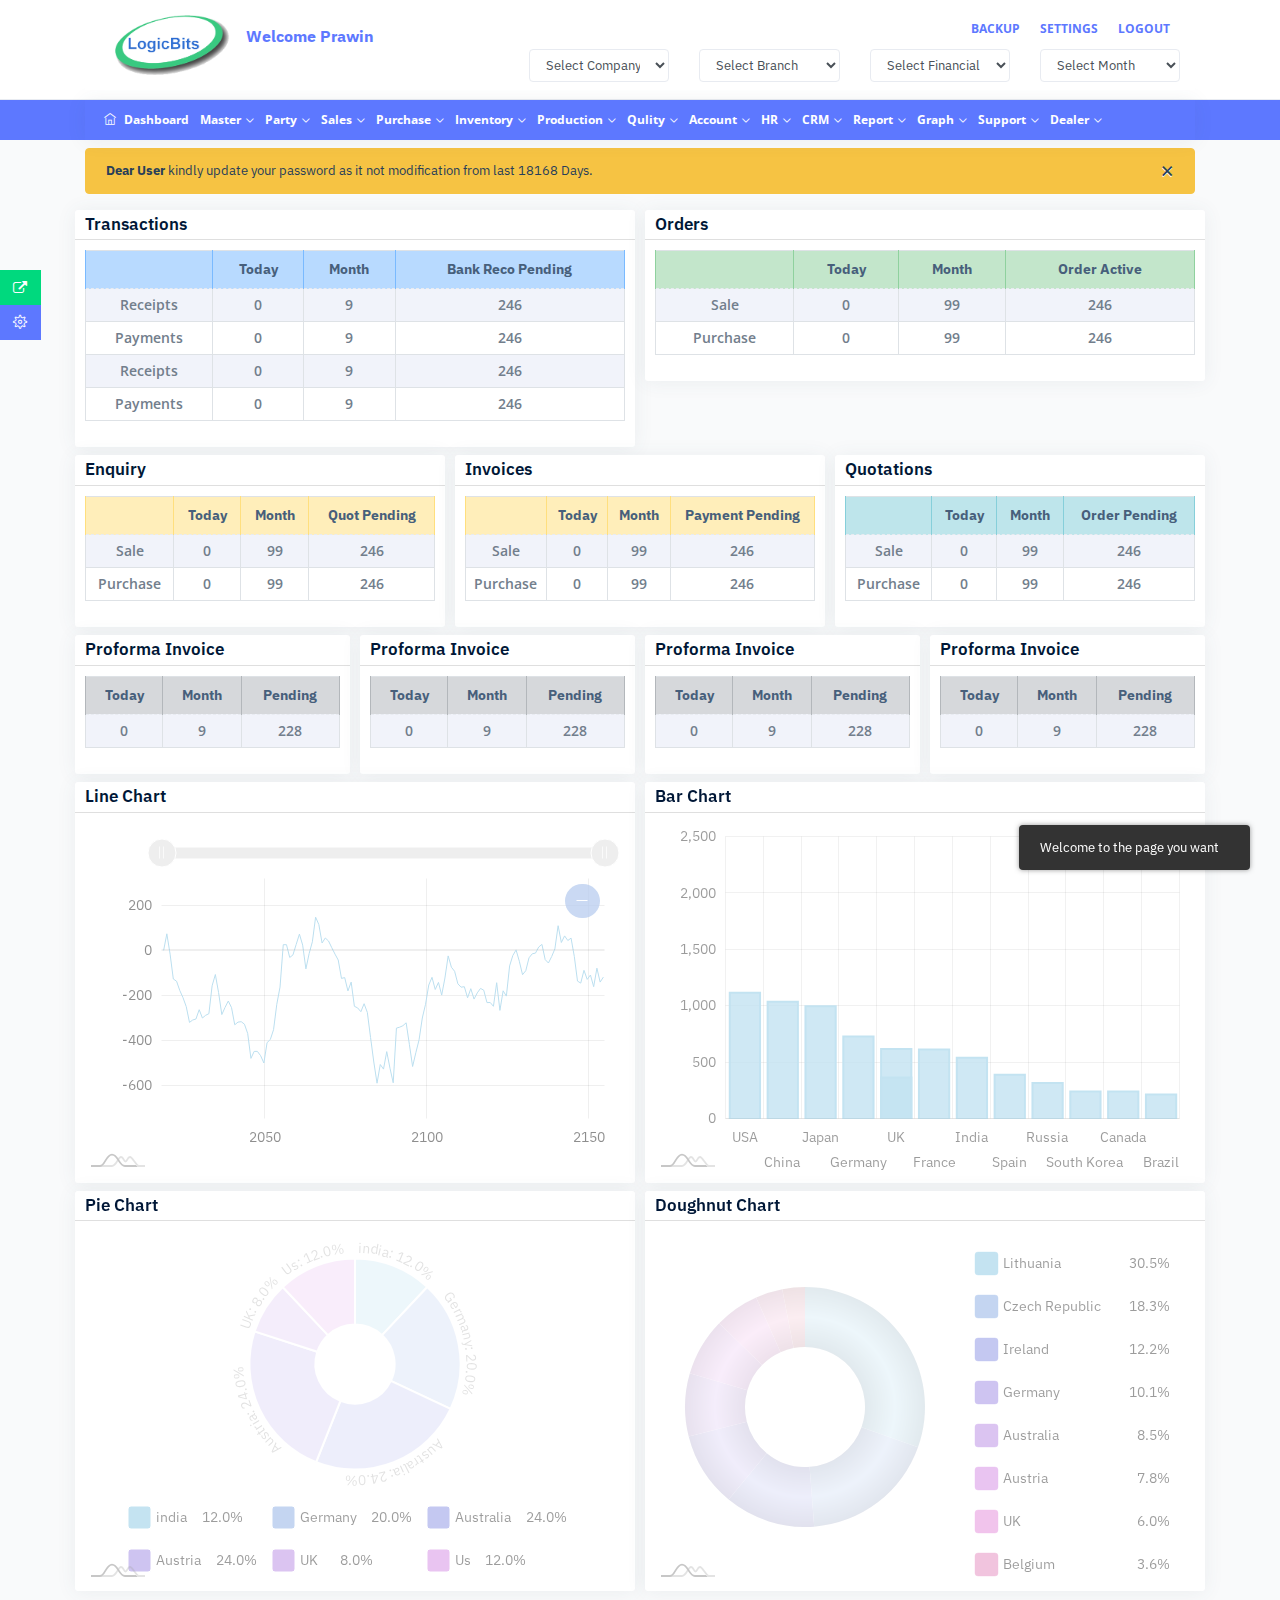
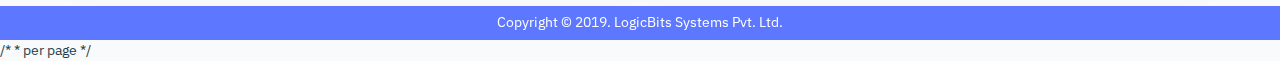
<file: index.html>
<!doctype html>
<html lang="en">
<head>
    <meta http-equiv="Content-Type" content="text/html; charset=utf-8">
    <meta name="description" content="">
    <meta http-equiv="X-UA-Compatible" content="IE=edge">
    <meta name="viewport" content="width=device-width, initial-scale=1, shrink-to-fit=no">
    <title>LogicBits - Home</title>
    <link rel="icon" href="img/core-img/favicon.png">
    <link rel="stylesheet" href="css/default-assets/notification.css">
    <link rel="stylesheet" href="style.css">
    <link rel="stylesheet" href="css/custom.css">
</head>

<body>
    <!-- Preloader -->
    <div id="preloader">
        <div id="ctn-preloader" class="ont-preloader">
            <div class="animation-preloader">
                <div class="spinner"></div>
                <div class="txt-loading">
                    <span data-text-preloader="L" class="letters-loading">
                        L
                    </span>
                    <span data-text-preloader="o" class="letters-loading">
                        o
                    </span>
                    <span data-text-preloader="g" class="letters-loading">
                        g
                    </span>
                    <span data-text-preloader="i" class="letters-loading">
                        i
                    </span>
                    <span data-text-preloader="c" class="letters-loading">
                        c
                    </span>
                    <span data-text-preloader="B" class="letters-loading">
                        B
                    </span>
                    <span data-text-preloader="i" class="letters-loading">
                        i
                    </span>
                    <span data-text-preloader="t" class="letters-loading">
                        t
                    </span>
                    <span data-text-preloader="s" class="letters-loading">
                        s
                    </span>
                </div>
                <p class="text-center">Loading</p>
            </div>

            <div class="loader">
                <div class="row">
                    <div class="col-3 loader-section section-left">
                        <div class="bg"></div>
                    </div>
                    <div class="col-3 loader-section section-left">
                        <div class="bg"></div>
                    </div>
                    <div class="col-3 loader-section section-right">
                        <div class="bg"></div>
                    </div>
                    <div class="col-3 loader-section section-right">
                        <div class="bg"></div>
                    </div>
                </div>
            </div>
        </div>
    </div>
    <!-- Preloader -->

    <div class="side_btn">
        <div class="dashboard-btn-group d-flex align-items-center justify-content-center">
            <a href="javascript:void(0);" class="btn btn-success hide_hader"><i class="fa fa-external-link" aria-hidden="true"></i></a>
        </div>
        <div class="dashboard-btn-group d-flex align-items-center justify-content-center">
            <a href="javascript:void(0);" class="btn btn-primary" data-toggle="modal" data-target="#myModal"><i class="ti-settings"></i></a>
        </div>
    </div>

    <!-- Page Content -->
    <div class="top-menu-page-wrapper horizontal-menu">
        <div class="top-menu-page-content">
            <!-- Top Header Area -->
            <div class="header_main">
                <div class="container">
                    <div class="row">
                        <div class="col-12">
                            <header class="top-header-area clearfix d-flex align-items-center justify-content-between">
                                <div class="col-md-4 d-flex align-items-center">
                                    <div class="top-menu-logo mr-3">
                                        <a href="index.html"><img class="desktop-logo" src="img/logo.png" alt="Desktop Logo"></a>
                                    </div>
                                    <p>Welcome Prawin</p>
                                </div>

                                <div class="col-md-8 d-flex align-items-center justify-content-end pr-0 top-heade-2">
                                    <!-- Top Bar Nav -->
                                    <ul class="top-heade-2_1">
                                        <li><a href="#">Backup</a></li>
                                        <li><a href="#">Settings</a></li>
                                        <li><a href="#">Logout</a></li>
                                    </ul>

                                    <ul class="d-flex align-items-center">
                                        <li class="nav-item">
                                            <div class="row">
                                                <div class="col-md-3">
                                                    <select class="form-control" name="">
                                                        <option value="">Select Company</option>
                                                    </select>
                                                </div>
                                                <div class="col-md-3">
                                                    <select class="form-control" name="">
                                                        <option value="">Select Branch</option>
                                                    </select>
                                                </div>
                                                <div class="col-md-3">
                                                    <select class="form-control" name="">
                                                        <option value="">Select Financial Year</option>
                                                    </select>
                                                </div>
                                                <div class="col-md-3">
                                                    <select class="form-control" name="">
                                                        <option value="">Select Month</option>
                                                    </select>
                                                </div>
                                            </div>
                                        </li>
                                    </ul>
                                </div>
                            </header>
                        </div>
                    </div>
                </div>
            </div>

            <!-- Horizontal Menu -->
            <div class="header_menu">
                <div class="container">
                    <div class="row">
                        <div class="col-12">
                            <div class="horizontal-menu clearfix">
                                <div class="classy-nav-container breakpoint-off">
                                    <nav class="classy-navbar justify-content-between" id="horizontalNav">

                                        <!-- Logo -->
                                        <a href="index.html" class="nav-brand"><img src="img/logo.png" alt="Mobile Logo"></a>

                                        <!-- Navbar Toggler -->
                                        <div class="classy-navbar-toggler">
                                            <span class="navbarToggler"><span></span><span></span><span></span></span>
                                        </div>

                                        <!-- Menu -->
                                        <div class="classy-menu">
                                            <!-- close btn -->
                                            <div class="classycloseIcon">
                                                <div class="cross-wrap"><span class="top"></span><span class="bottom"></span></div>
                                            </div>

                                            <!-- Nav Start -->
                                            <div class="classynav">
                                                <ul>
                                                    <li><a href="index.html"><i class="ti-home"></i> Dashboard</a></li>
                                                    <li><a href="#"> Master</a>
                                                    	<ul class="dropdown">
                                                    		<li><a href="#">Page 1</a></li>
                                                    		<li><a href="#">Page 2</a></li>
                                                    		<li><a href="#">Page 3</a></li>
                                                    	</ul>
                                                    </li>
                                                    <li><a href="#"> Party</a>
                                                    	<ul class="dropdown">
                                                    		<li><a href="#">Page name 1</a></li>
                                                    		<li><a href="#">Page 2</a></li>
                                                    		<li><a href="#">Page 3</a></li>
                                                    	</ul>
                                                    </li>
                                                    <li><a href="#"> Sales</a>
                                                    	<ul class="dropdown">
                                                    		<li><a href="#">Page 1</a></li>
                                                    		<li><a href="#">Page 2</a></li>
                                                    		<li><a href="#">Page 3</a></li>
                                                    	</ul>
                                                    </li>
                                                    <li><a href="#"> Purchase</a>
                                                    	<ul class="dropdown">
                                                    		<li><a href="#">Page 1</a></li>
                                                    		<li><a href="#">Page 2</a></li>
                                                    		<li><a href="#">Page 3</a></li>
                                                    	</ul>
                                                    </li>
                                                    <li><a href="#"> Inventory</a>
                                                    	<ul class="dropdown">
                                                    		<li><a href="#">Page 1</a></li>
                                                    		<li><a href="#">Page 2</a></li>
                                                    		<li><a href="#">Page 3</a></li>
                                                    	</ul>
                                                    </li>
                                                    <li><a href="#"> Production</a>
                                                    	<ul class="dropdown">
                                                    		<li><a href="#">Page 1</a></li>
                                                    		<li><a href="#">Page 2</a></li>
                                                    		<li><a href="#">Page 3</a></li>
                                                    	</ul>
                                                    </li>
                                                    <li><a href="#"> Qulity</a>
                                                    	<ul class="dropdown">
                                                    		<li><a href="#">Page 1</a></li>
                                                    		<li><a href="#">Page 2</a></li>
                                                    		<li><a href="#">Page 3</a></li>
                                                    	</ul>
                                                    </li>
                                                    <li><a href="#"> Account</a>
                                                    	<ul class="dropdown">
                                                    		<li><a href="#">Page 1</a></li>
                                                    		<li><a href="#">Page 2</a></li>
                                                    		<li><a href="#">Page 3</a></li>
                                                    	</ul>
                                                    </li>
                                                    <li><a href="#"> HR</a>
                                                    	<ul class="dropdown">
                                                    		<li><a href="#">Page 1</a></li>
                                                    		<li><a href="#">Page 2</a></li>
                                                    		<li><a href="#">Page 3</a></li>
                                                    	</ul>
                                                    </li>
                                                    <li><a href="#"> CRM</a>
                                                    	<ul class="dropdown">
                                                    		<li><a href="#">Page 1</a></li>
                                                    		<li><a href="#">Page 2</a></li>
                                                    		<li><a href="#">Page 3</a></li>
                                                    	</ul>
                                                    </li>
                                                    <li><a href="#"> Report</a>
                                                    	<ul class="dropdown">
                                                    		<li><a href="#">Page 1</a></li>
                                                    		<li><a href="#">Page 2</a></li>
                                                    		<li><a href="#">Page 3</a></li>
                                                    	</ul>
                                                    </li>
                                                    <li><a href="#"> Graph</a>
                                                    	<ul class="dropdown">
                                                    		<li><a href="#">Page 1</a></li>
                                                    		<li><a href="#">Page 2</a></li>
                                                    		<li><a href="#">Page 3</a></li>
                                                    	</ul>
                                                    </li>
                                                    <li><a href="#"> Support</a>
                                                        <ul class="dropdown">
                                                    		<li>
                                                                <a href="#">Task</a>
                                                                <ul class="dropdown">
                                                                    <li><a href="#">Add</a></li>
                                                            		<li><a href="#">Search</a></li>
                                                            		<li><a href="#">Summary</a></li>
                                                                </ul>
                                                            </li>
                                                    		<li><a href="#">Page 2</a></li>
                                                            <li>
                                                                <a href="#">Visit</a>
                                                                <ul class="dropdown">
                                                                    <li><a href="#">Add</a></li>
                                                            		<li><a href="#">Search</a></li>
                                                            		<li><a href="#">Summary</a></li>
                                                                </ul>
                                                            </li>
                                                    	</ul>
                                                    </li>
                                                    <li><a href="#"> Dealer</a>
                                                    	<ul class="dropdown">
                                                    		<li><a href="#">Page 1</a></li>
                                                    		<li><a href="#">Page 2</a></li>
                                                    		<li><a href="#">Page 3</a></li>
                                                    	</ul>
                                                    </li>
                                                </ul>
                                            </div>
                                            <!-- Nav End -->
                                        </div>
                                    </nav>
                                </div>
                            </div>
                        </div>
                    </div>
                </div>
            </div>

            <!-- Main Content Area -->
            <div class="main-content">
                <div class="dashboard-area">
                    <div class="container pd-x-0">

                        <div class="row">
                            <div class="col-md-12">
                                <div class="mt-2 alert alert-warning alert-dismissible fade show" role="alert">
                                  <strong>Dear User</strong> kindly update your password as it not modification from last 18168 Days.
                                  <button type="button" class="close" data-dismiss="alert" aria-label="Close">
                                    <span aria-hidden="true">&times;</span>
                                  </button>
                                </div>
                            </div>
                        </div>

                        <div class="row home_table_list">
                            <div class="col-md-6">
                                <div class="card mt-3">
                                    <div class="card-header bg-transparent user-area d-flex align-items-center justify-content-between">
                                        <h5 class="card-title mb-0">Transactions</h5>
                                        <div class="btn-group mb-2 mr-2">
                                        </div>
                                    </div>
                                    <div class="card-body">
                                        <table class="table text-center table-striped table-bordered">
                                            <thead>
                                                <tr class="table-primary">
                                                    <th></th>
                                                    <th>Today</th>
                                                    <th>Month</th>
                                                    <th>Bank Reco Pending</th>
                                                </tr>
                                            </thead>
                                            <tbody>
                                                <tr>
                                                    <td><a href="#">Receipts</a></td>
                                                    <td><a href="#">0</a></td>
                                                    <td><a href="#">9</a></td>
                                                    <td><a href="#">246</a></td>
                                                </tr>
                                                <tr>
                                                    <td><a href="#">Payments</a></td>
                                                    <td><a href="#">0</a></td>
                                                    <td><a href="#">9</a></td>
                                                    <td><a href="#">246</a></td>
                                                </tr>
                                                <tr>
                                                    <td><a href="#">Receipts</a></td>
                                                    <td><a href="#">0</a></td>
                                                    <td><a href="#">9</a></td>
                                                    <td><a href="#">246</a></td>
                                                </tr>
                                                <tr>
                                                    <td><a href="#">Payments</a></td>
                                                    <td><a href="#">0</a></td>
                                                    <td><a href="#">9</a></td>
                                                    <td><a href="#">246</a></td>
                                                </tr>
                                            </tbody>
                                        </table>
                                    </div>
                                </div>
                            </div>
                            <div class="col-md-6">
                                <div class="card mt-3">
                                    <div class="card-header bg-transparent user-area d-flex align-items-center justify-content-between">
                                        <h5 class="card-title mb-0">Orders</h5>
                                        <div class="btn-group mb-2 mr-2">
                                        </div>
                                    </div>
                                    <div class="card-body">
                                        <table class="table text-center table-striped table-bordered">
                                            <thead>
                                                <tr class="table-success">
                                                    <th></th>
                                                    <th>Today</th>
                                                    <th>Month</th>
                                                    <th>Order Active</th>
                                                </tr>
                                            </thead>
                                            <tbody>
                                                <tr>
                                                    <td><a href="#">Sale</a></td>
                                                    <td><a href="#">0</a></td>
                                                    <td><a href="#">99</a></td>
                                                    <td><a href="#">246</a></td>
                                                </tr>
                                                <tr>
                                                    <td><a href="#">Purchase</a></td>
                                                    <td><a href="#">0</a></td>
                                                    <td><a href="#">99</a></td>
                                                    <td><a href="#">246</a></td>
                                                </tr>
                                            </tbody>
                                        </table>
                                    </div>
                                </div>
                            </div>
                            <div class="col-md-4">
                                <div class="card mt-2">
                                    <div class="card-header bg-transparent user-area d-flex align-items-center justify-content-between">
                                        <h5 class="card-title mb-0">Enquiry</h5>
                                        <div class="btn-group mb-2 mr-2">
                                        </div>
                                    </div>
                                    <div class="card-body">
                                        <table class="table text-center table-striped table-bordered">
                                            <thead>
                                                <tr class="table-warning">
                                                    <th></th>
                                                    <th>Today</th>
                                                    <th>Month</th>
                                                    <th>Quot Pending</th>
                                                </tr>
                                            </thead>
                                            <tbody>
                                                <tr>
                                                    <td><a href="#">Sale</a></td>
                                                    <td><a href="#">0</a></td>
                                                    <td><a href="#">99</a></td>
                                                    <td><a href="#">246</a></td>
                                                </tr>
                                                <tr>
                                                    <td><a href="#">Purchase</a></td>
                                                    <td><a href="#">0</a></td>
                                                    <td><a href="#">99</a></td>
                                                    <td><a href="#">246</a></td>
                                                </tr>
                                            </tbody>
                                        </table>
                                    </div>
                                </div>
                            </div>
                            <div class="col-md-4">
                                <div class="card mt-2">
                                    <div class="card-header bg-transparent user-area d-flex align-items-center justify-content-between">
                                        <h5 class="card-title mb-0">Invoices</h5>
                                        <div class="btn-group mb-2 mr-2">
                                        </div>
                                    </div>
                                    <div class="card-body">
                                        <table class="table text-center table-striped table-bordered">
                                            <thead>
                                                <tr class="table-warning">
                                                    <th></th>
                                                    <th>Today</th>
                                                    <th>Month</th>
                                                    <th>Payment Pending</th>
                                                </tr>
                                            </thead>
                                            <tbody>
                                                <tr>
                                                    <td><a href="#">Sale</a></td>
                                                    <td><a href="#">0</a></td>
                                                    <td><a href="#">99</a></td>
                                                    <td><a href="#">246</a></td>
                                                </tr>
                                                <tr>
                                                    <td><a href="#">Purchase</a></td>
                                                    <td><a href="#">0</a></td>
                                                    <td><a href="#">99</a></td>
                                                    <td><a href="#">246</a></td>
                                                </tr>
                                            </tbody>
                                        </table>
                                    </div>
                                </div>
                            </div>
                            <div class="col-md-4">
                                <div class="card mt-2">
                                    <div class="card-header bg-transparent user-area d-flex align-items-center justify-content-between">
                                        <h5 class="card-title mb-0">Quotations</h5>
                                        <div class="btn-group mb-2 mr-2">
                                        </div>
                                    </div>
                                    <div class="card-body">
                                        <table class="table text-center table-striped table-bordered">
                                            <thead>
                                                <tr class="table-info">
                                                    <th></th>
                                                    <th>Today</th>
                                                    <th>Month</th>
                                                    <th>Order Pending</th>
                                                </tr>
                                            </thead>
                                            <tbody>
                                                <tr>
                                                    <td><a href="#">Sale</a></td>
                                                    <td><a href="#">0</a></td>
                                                    <td><a href="#">99</a></td>
                                                    <td><a href="#">246</a></td>
                                                </tr>
                                                <tr>
                                                    <td><a href="#">Purchase</a></td>
                                                    <td><a href="#">0</a></td>
                                                    <td><a href="#">99</a></td>
                                                    <td><a href="#">246</a></td>
                                                </tr>
                                            </tbody>
                                        </table>
                                    </div>
                                </div>
                            </div>
                            <div class="col-md-3">
                                <div class="card mt-2">
                                    <div class="card-header bg-transparent user-area d-flex align-items-center justify-content-between">
                                        <h5 class="card-title mb-0">Proforma Invoice</h5>
                                        <div class="btn-group mb-2 mr-2">
                                        </div>
                                    </div>
                                    <div class="card-body">
                                        <table class="table text-center table-striped table-bordered">
                                            <thead>
                                                <tr class="table-secondary">
                                                    <th>Today</th>
                                                    <th>Month</th>
                                                    <th>Pending</th>
                                                </tr>
                                            </thead>
                                            <tbody>
                                                <tr>
                                                    <td><a href="#">0</a></td>
                                                    <td><a href="#">9</a></td>
                                                    <td><a href="#">228</a></td>
                                                </tr>
                                            </tbody>
                                        </table>
                                    </div>
                                </div>
                            </div>
                            <div class="col-md-3">
                                <div class="card mt-2">
                                    <div class="card-header bg-transparent user-area d-flex align-items-center justify-content-between">
                                        <h5 class="card-title mb-0">Proforma Invoice</h5>
                                        <div class="btn-group mb-2 mr-2">
                                        </div>
                                    </div>
                                    <div class="card-body">
                                        <table class="table text-center table-striped table-bordered">
                                            <thead>
                                                <tr class="table-secondary">
                                                    <th>Today</th>
                                                    <th>Month</th>
                                                    <th>Pending</th>
                                                </tr>
                                            </thead>
                                            <tbody>
                                                <tr>
                                                    <td><a href="#">0</a></td>
                                                    <td><a href="#">9</a></td>
                                                    <td><a href="#">228</a></td>
                                                </tr>
                                            </tbody>
                                        </table>
                                    </div>
                                </div>
                            </div>
                            <div class="col-md-3">
                                <div class="card mt-2">
                                    <div class="card-header bg-transparent user-area d-flex align-items-center justify-content-between">
                                        <h5 class="card-title mb-0">Proforma Invoice</h5>
                                        <div class="btn-group mb-2 mr-2">
                                        </div>
                                    </div>
                                    <div class="card-body">
                                        <table class="table text-center table-striped table-bordered">
                                            <thead>
                                                <tr class="table-secondary">
                                                    <th>Today</th>
                                                    <th>Month</th>
                                                    <th>Pending</th>
                                                </tr>
                                            </thead>
                                            <tbody>
                                                <tr>
                                                    <td><a href="#">0</a></td>
                                                    <td><a href="#">9</a></td>
                                                    <td><a href="#">228</a></td>
                                                </tr>
                                            </tbody>
                                        </table>
                                    </div>
                                </div>
                            </div>
                            <div class="col-md-3">
                                <div class="card mt-2">
                                    <div class="card-header bg-transparent user-area d-flex align-items-center justify-content-between">
                                        <h5 class="card-title mb-0">Proforma Invoice</h5>
                                        <div class="btn-group mb-2 mr-2">
                                        </div>
                                    </div>
                                    <div class="card-body">
                                        <table class="table text-center table-striped table-bordered">
                                            <thead>
                                                <tr class="table-secondary">
                                                    <th>Today</th>
                                                    <th>Month</th>
                                                    <th>Pending</th>
                                                </tr>
                                            </thead>
                                            <tbody>
                                                <tr>
                                                    <td><a href="#">0</a></td>
                                                    <td><a href="#">9</a></td>
                                                    <td><a href="#">228</a></td>
                                                </tr>
                                            </tbody>
                                        </table>
                                    </div>
                                </div>
                            </div>
                            <div class="col-md-6">
                                <div class="card mt-2">
                                    <div class="card-header bg-transparent user-area d-flex align-items-center justify-content-between">
                                        <h5 class="card-title mb-0">Line chart</h5>
                                    </div>
                                    <div class="card-body">
                                        <div id="linechart"></div>
                                    </div>
                                </div>
                            </div>
                            <div class="col-md-6">
                                <div class="card mt-2">
                                    <div class="card-header bg-transparent user-area d-flex align-items-center justify-content-between">
                                        <h5 class="card-title mb-0">Bar chart</h5>
                                    </div>
                                    <div class="card-body">
                                        <div id="barchart"></div>
                                    </div>
                                </div>
                            </div>
                            <div class="col-md-6">
                                <div class="card mt-2">
                                    <div class="card-header bg-transparent user-area d-flex align-items-center justify-content-between">
                                        <h5 class="card-title mb-0">Pie chart</h5>
                                    </div>
                                    <div class="card-body">
                                        <div id="piechart"></div>
                                    </div>
                                </div>
                            </div>
                            <div class="col-md-6">
                                <div class="card mt-2">
                                    <div class="card-header bg-transparent user-area d-flex align-items-center justify-content-between">
                                        <h5 class="card-title mb-0">Doughnut Chart</h5>
                                    </div>
                                    <div class="card-body">
                                        <div id="donutchart"></div>
                                    </div>
                                </div>
                            </div>
                        </div>
                    </div>
                </div>
            </div>
        </div>
    </div>

    <footer class="footer">
        <div class="container">
            <div class="row">
                <div class="col-12">
                    <p> Copyright &copy; 2019. LogicBits Systems Pvt. Ltd.</p>
                </div>
            </div>
        </div>
    </footer>


    <!-- The Modal -->
    <div class="modal" id="myModal">
        <div class="modal-dialog">
            <div class="modal-content">
                <!-- Modal Header -->
                <div class="modal-header">
                    <h4 class="modal-title">Modal Heading</h4>
                    <button type="button" class="close" data-dismiss="modal">&times;</button>
                </div>
                <!-- Modal body -->
                <div class="modal-body">
                    Modal body..
                </div>
                <!-- Modal footer -->
                <div class="modal-footer">
                    <button type="button" class="btn btn-danger" data-dismiss="modal">Close</button>
                </div>
            </div>
        </div>
    </div>

    <button onclick="topFunction()" id="myBtn" title="Go to top"><i class="fa fa-arrow-up" aria-hidden="true"></i></button>

    <!-- ======================================
    ********* Page Wrapper Area End ***********
    ======================================= -->

    <!-- Must needed plugins to the run this Template -->
    <script src="js/jquery.min.js"></script>
    <script src="js/popper.min.js"></script>
    <script src="js/bootstrap.min.js"></script>
    <script src="js/bundle.js"></script>
    <script src="js/default-assets/date-time.js"></script>
    <script src="js/default-assets/setting.js"></script>
    <script src="js/default-assets/classy-nav.js"></script>
    <script src="js/default-assets/fullscreen.js"></script>
    <script src="js/default-assets/bootstrap-growl.js"></script>
    <script src="js/default-assets/notification-active.js"></script>
    <script src="js/default-assets/active.js"></script>

    <script>
        $(function(){
            $('.dropdown-menu select').on("click", function(e){
                console.log('hi');
                e.stopPropagation();
                e.preventDefault();
            });

            $('.hide_hader').click(function(){
                $('.header_main').toggleClass("hide_header_main");
            });
            var sec_drop = $('.breakpoint-off .classynav ul li .dropdown li .dropdown').parent().parent().width();
            $('.breakpoint-off .classynav ul li .dropdown li .dropdown').css({"left" : sec_drop+"px" });
        });

        //Get the button
        var mybutton = document.getElementById("myBtn");

        // When the user scrolls down 20px from the top of the document, show the button
        window.onscroll = function() {scrollFunction()};

        function scrollFunction() {
            if (document.body.scrollTop > 20 || document.documentElement.scrollTop > 20) {
                mybutton.style.display = "block";
            } else {
                mybutton.style.display = "none";
            }
        }

        // When the user clicks on the button, scroll to the top of the document
        function topFunction() {
            document.body.scrollTop = 0;
            document.documentElement.scrollTop = 0;
        }
    </script>

    /*
    * per page
    */
    <script src="js/default-assets/core.js"></script>
    <script src="js/default-assets/charts.js"></script>
    <script src="js/default-assets/animated.js"></script>

    <script>
        am4core.ready(function() {
            // Themes begin
            am4core.useTheme(am4themes_animated);
            // Themes end
            var chart = am4core.create("linechart", am4charts.XYChart);
            chart.paddingRight = 20;
            var data = [];
            var visits = 10;
            for (var i = 1; i < 50000; i++) {
              visits += Math.round((Math.random() < 0.5 ? 1 : -1) * Math.random() * 10);
              data.push({ date: new Date(2018, 0, i), value: visits });
            }
            chart.data = data;
            var dateAxis = chart.xAxes.push(new am4charts.DateAxis());
            dateAxis.renderer.grid.template.location = 0;
            dateAxis.minZoomCount = 5;

            // this makes the data to be grouped
            dateAxis.groupData = true;
            dateAxis.groupCount = 500;

            var valueAxis = chart.yAxes.push(new am4charts.ValueAxis());

            var series = chart.series.push(new am4charts.LineSeries());
            series.dataFields.dateX = "date";
            series.dataFields.valueY = "value";
            series.tooltipText = "{valueY}";
            series.tooltip.pointerOrientation = "vertical";
            series.tooltip.background.fillOpacity = 0.5;

            chart.cursor = new am4charts.XYCursor();
            chart.cursor.xAxis = dateAxis;

            var scrollbarX = new am4core.Scrollbar();
            scrollbarX.marginBottom = 20;
            chart.scrollbarX = scrollbarX;
        });

        am4core.ready(function() {
            // Themes begin
            am4core.useTheme(am4themes_animated);
            // Themes end

            // Create chart instance
            var chart = am4core.create("barchart", am4charts.XYChart);

            // Add data
            chart.data = [{
              "country": "USA",
              "visits": 2025
            }, {
              "country": "China",
              "visits": 1882
            }, {
              "country": "Japan",
              "visits": 1809
            }, {
              "country": "Germany",
              "visits": 1322
            }, {
              "country": "UK",
              "visits": 1122
            }, {
              "country": "France",
              "visits": 1114
            }, {
              "country": "India",
              "visits": 984
            }, {
              "country": "Spain",
              "visits": 711
            }, {
              "country": "UK",
              "visits": 665
            }, {
              "country": "Russia",
              "visits": 580
            }, {
              "country": "South Korea",
              "visits": 443
            }, {
              "country": "Canada",
              "visits": 441
            }, {
              "country": "Brazil",
              "visits": 395
            }];

            // Create axes

            var categoryAxis = chart.xAxes.push(new am4charts.CategoryAxis());
            categoryAxis.dataFields.category = "country";
            categoryAxis.renderer.grid.template.location = 0;
            categoryAxis.renderer.minGridDistance = 30;

            categoryAxis.renderer.labels.template.adapter.add("dy", function(dy, target) {
              if (target.dataItem && target.dataItem.index & 2 == 2) {
                return dy + 25;
              }
              return dy;
            });

            var valueAxis = chart.yAxes.push(new am4charts.ValueAxis());

            // Create series
            var series = chart.series.push(new am4charts.ColumnSeries());
            series.dataFields.valueY = "visits";
            series.dataFields.categoryX = "country";
            series.name = "Visits";
            series.columns.template.tooltipText = "{categoryX}: [bold]{valueY}[/]";
            series.columns.template.fillOpacity = .8;

            var columnTemplate = series.columns.template;
            columnTemplate.strokeWidth = 2;
            columnTemplate.strokeOpacity = 1;

        }); // end am4core.ready()

        am4core.ready(function() {
            // Themes begin
            am4core.useTheme(am4themes_animated);
            // Themes end

            // Create chart instance
            var chart = am4core.create("piechart", am4charts.PieChart);

            // Add and configure Series
            var pieSeries = chart.series.push(new am4charts.PieSeries());
            pieSeries.dataFields.value = "litres";
            pieSeries.dataFields.category = "country";

            // Let's cut a hole in our Pie chart the size of 30% the radius
            chart.innerRadius = am4core.percent(30);

            // Put a thick white border around each Slice
            pieSeries.slices.template.stroke = am4core.color("#fff");
            pieSeries.slices.template.strokeWidth = 2;
            pieSeries.slices.template.strokeOpacity = 1;
            pieSeries.slices.template
              // change the cursor on hover to make it apparent the object can be interacted with
              .cursorOverStyle = [
                {
                  "property": "cursor",
                  "value": "pointer"
                }
              ];

            pieSeries.alignLabels = false;
            pieSeries.labels.template.bent = true;
            pieSeries.labels.template.radius = 3;
            pieSeries.labels.template.padding(0,0,0,0);

            pieSeries.ticks.template.disabled = true;

            // Create a base filter effect (as if it's not there) for the hover to return to
            var shadow = pieSeries.slices.template.filters.push(new am4core.DropShadowFilter);
            shadow.opacity = 0;

            // Create hover state
            var hoverState = pieSeries.slices.template.states.getKey("hover"); // normally we have to create the hover state, in this case it already exists

            // Slightly shift the shadow and make it more prominent on hover
            var hoverShadow = hoverState.filters.push(new am4core.DropShadowFilter);
            hoverShadow.opacity = 0.7;
            hoverShadow.blur = 5;

            // Add a legend
            chart.legend = new am4charts.Legend();

            chart.data = [{
              "country": "india",
              "litres": 30
            },{
              "country": "Germany",
              "litres": 50
            }, {
              "country": "Australia",
              "litres": 60
            }, {
              "country": "Austria",
              "litres": 60
            }, {
              "country": "UK",
              "litres": 20
            }, {
              "country": "Us",
              "litres": 30
            }];
        }); // end am4core.ready()

        am4core.ready(function() {
            // Themes begin
            am4core.useTheme(am4themes_animated);
            // Themes end

            // Create chart instance
            var chart = am4core.create("donutchart", am4charts.PieChart);

            // Add data
            chart.data = [{
              "country": "Lithuania",
              "litres": 501.9
            }, {
              "country": "Czech Republic",
              "litres": 301.9
            }, {
              "country": "Ireland",
              "litres": 201.1
            }, {
              "country": "Germany",
              "litres": 165.8
            }, {
              "country": "Australia",
              "litres": 139.9
            }, {
              "country": "Austria",
              "litres": 128.3
            }, {
              "country": "UK",
              "litres": 99
            }, {
              "country": "Belgium",
              "litres": 60
            }, {
              "country": "The Netherlands",
              "litres": 50
            }];

            // Add and configure Series
            var pieSeries = chart.series.push(new am4charts.PieSeries());
            pieSeries.dataFields.value = "litres";
            pieSeries.dataFields.category = "country";
            pieSeries.innerRadius = am4core.percent(50);
            pieSeries.ticks.template.disabled = true;
            pieSeries.labels.template.disabled = true;

            var rgm = new am4core.RadialGradientModifier();
            rgm.brightnesses.push(-0.8, -0.8, -0.5, 0, - 0.5);
            pieSeries.slices.template.fillModifier = rgm;
            pieSeries.slices.template.strokeModifier = rgm;
            pieSeries.slices.template.strokeOpacity = 0.4;
            pieSeries.slices.template.strokeWidth = 0;

            chart.legend = new am4charts.Legend();
            chart.legend.position = "right";

        }); // end am4core.ready()
    </script>

</body>
</html>
</file>
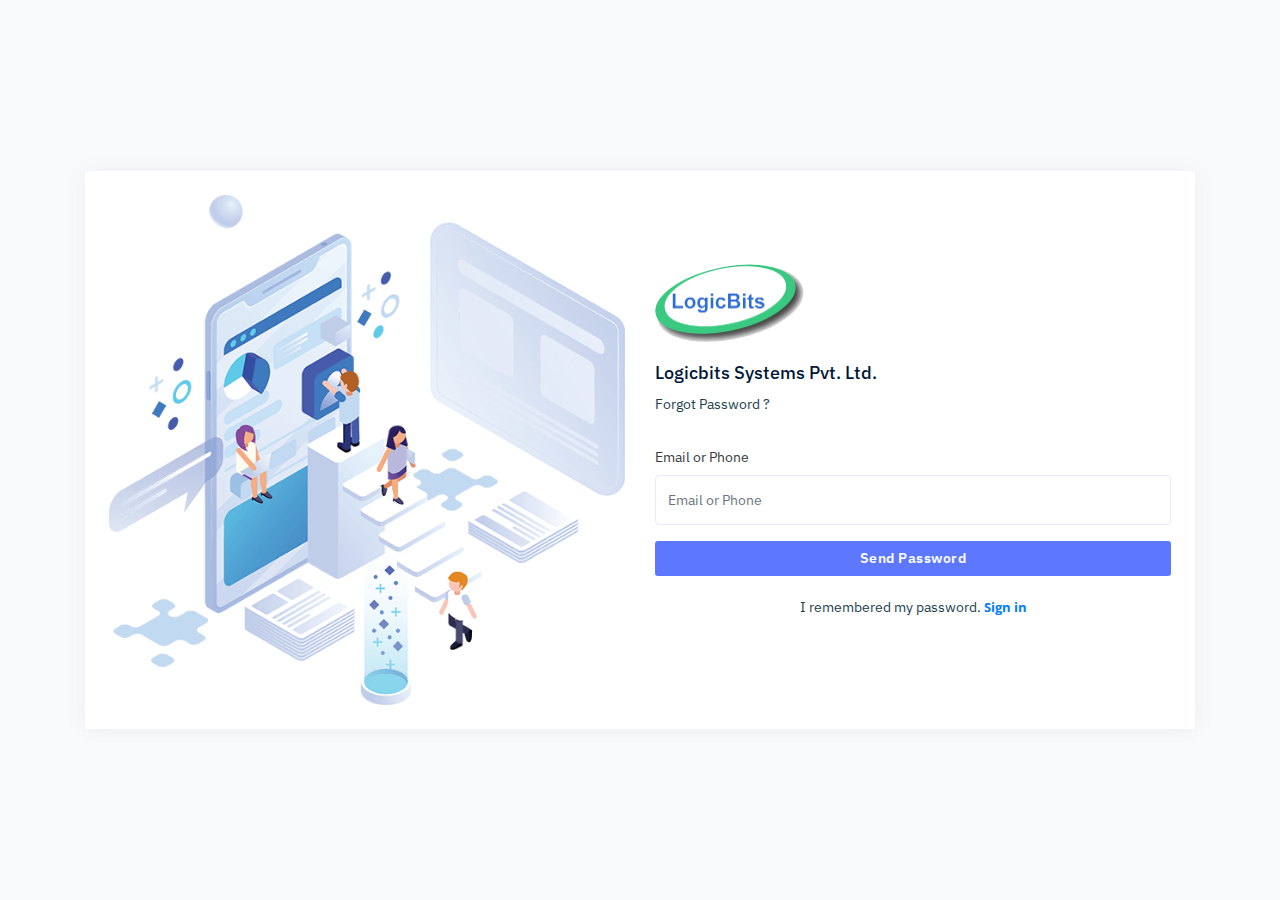
<file: forget-password.html>
<!doctype html>
<html lang="en">
<head>
    <meta charset="UTF-8">
    <meta name="description" content="">
    <meta http-equiv="X-UA-Compatible" content="IE=edge">
    <meta name="viewport" content="width=device-width, initial-scale=1, shrink-to-fit=no">
    <meta name="viewport" content="width=device-width, initial-scale=1, shrink-to-fit=no"><title>LogicBits - Forgot Password</title>
    <link rel="icon" href="img/core-img/favicon.png">
    <link rel="stylesheet" href="style.css">
    <link rel="stylesheet" href="css/custom.css">
</head>

<body class="login-area">
    <!-- Preloader -->
    <div id="preloader">
        <div id="ctn-preloader" class="ont-preloader">
            <div class="animation-preloader">
                <div class="spinner"></div>
                <div class="txt-loading">
                    <span data-text-preloader="L" class="letters-loading">
                        L
                    </span>
                    <span data-text-preloader="o" class="letters-loading">
                        o
                    </span>
                    <span data-text-preloader="g" class="letters-loading">
                        g
                    </span>
                    <span data-text-preloader="i" class="letters-loading">
                        i
                    </span>
                    <span data-text-preloader="c" class="letters-loading">
                        c
                    </span>
                    <span data-text-preloader="B" class="letters-loading">
                        B
                    </span>
                    <span data-text-preloader="i" class="letters-loading">
                        i
                    </span>
                    <span data-text-preloader="t" class="letters-loading">
                        t
                    </span>
                    <span data-text-preloader="s" class="letters-loading">
                        s
                    </span>
                </div>
                <p class="text-center">Loading</p>
            </div>

            <div class="loader">
                <div class="row">
                    <div class="col-3 loader-section section-left">
                        <div class="bg"></div>
                    </div>
                    <div class="col-3 loader-section section-left">
                        <div class="bg"></div>
                    </div>
                    <div class="col-3 loader-section section-right">
                        <div class="bg"></div>
                    </div>
                    <div class="col-3 loader-section section-right">
                        <div class="bg"></div>
                    </div>
                </div>
            </div>
        </div>
    </div>
    <!-- Preloader -->


    <!-- ======================================
    ******* Page Wrapper Area Start **********
    ======================================= -->
    <div class="main-content- h-100vh">
        <div class="container h-100">
            <div class="row h-100 align-items-center justify-content-center">
                <div class="col-12">
                    <!-- Middle Box -->
                    <div class="middle-box">
                        <div class="card">
                            <div class="card-body p-4">
                                <div class="row align-items-center">
                                    <div class="col-md-6">
                                        <div class="xs-d-none mb-50-xs break-320-576-none">
                                            <img src="img/bg-img/1.png" alt="">
                                        </div>
                                    </div>

                                    <div class="col-md-6">
                                        <img src="img/logo.png" alt="" class="img-responsive logo_login">
                                        <h4 class="font-18 ">Logicbits Systems Pvt. Ltd.</h4>
                                        <p class="mb-30">Forgot Password ?</p>

                                        <form action="#">
                                            <div class="form-group">
                                                <label class="lock-text text-dark">Email or Phone</label>
                                                <input type="text" class="form-control height-50" id="examplePassword1" placeholder="Email or Phone">
                                            </div>

                                            <div class="form-group mb-0">
                                                <button class="btn btn-primary btn-block" type="submit">Send Password</button>
                                            </div>
                                            <p class="text-center mt-20">I remembered my password. <a class="font-13 font-weight-bold" href="login.html">Sign in</a></p>

                                    </div> <!-- end card-body -->
                                </div>
                                <!-- end card -->
                            </div>
                        </div>
                    </div>
                </div>
            </div>
        </div>
    </div>

    <!-- ======================================
    ********* Page Wrapper Area End ***********
    ======================================= -->

    <!-- Must needed plugins to the run this Template -->
    <script src="js/jquery.min.js"></script>
    <script src="js/popper.min.js"></script>
    <script src="js/bootstrap.min.js"></script>
    <script src="js/bundle.js"></script>

    <!-- Active JS -->
    <script src="js/default-assets/active.js"></script>

</body>
</html>
</file>
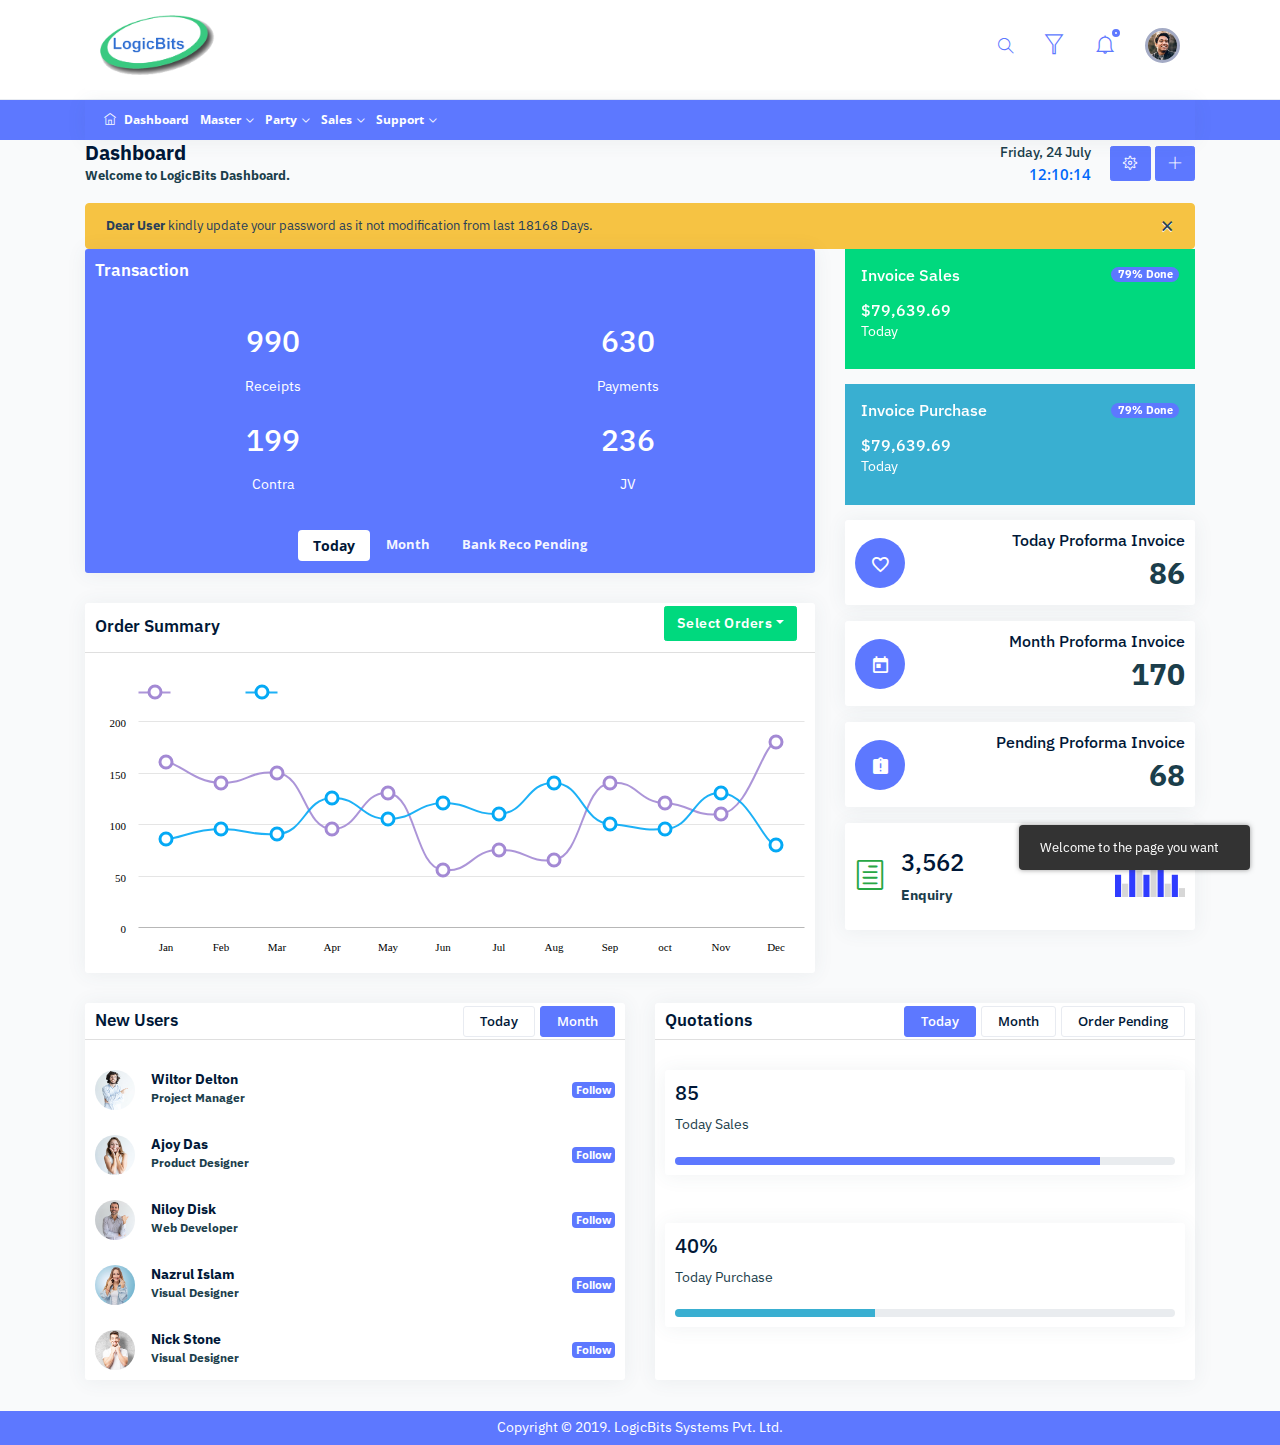
<file: index-bk.html>
<!doctype html>
<html lang="en">
<head><meta http-equiv="Content-Type" content="text/html; charset=utf-8">

    <meta name="description" content="">
    <meta http-equiv="X-UA-Compatible" content="IE=edge">
    <meta name="viewport" content="width=device-width, initial-scale=1, shrink-to-fit=no">
    <title>LogicBits - Home</title>
    <link rel="icon" href="img/core-img/favicon.png">
    <link rel="stylesheet" href="css/default-assets/notification.css">
    <link rel="stylesheet" href="style.css">
    <link rel="stylesheet" href="css/custom.css">

</head>

<body>
    <!-- Preloader -->
    <div id="preloader">
        <div id="ctn-preloader" class="ont-preloader">
            <div class="animation-preloader">
                <div class="spinner"></div>
                <div class="txt-loading">
                    <span data-text-preloader="L" class="letters-loading">
                        L
                    </span>
                    <span data-text-preloader="o" class="letters-loading">
                        o
                    </span>
                    <span data-text-preloader="g" class="letters-loading">
                        g
                    </span>
                    <span data-text-preloader="i" class="letters-loading">
                        i
                    </span>
                    <span data-text-preloader="c" class="letters-loading">
                        c
                    </span>
                    <span data-text-preloader="B" class="letters-loading">
                        B
                    </span>
                    <span data-text-preloader="i" class="letters-loading">
                        i
                    </span>
                    <span data-text-preloader="t" class="letters-loading">
                        t
                    </span>
                    <span data-text-preloader="s" class="letters-loading">
                        s
                    </span>
                </div>
                <p class="text-center">Loading</p>
            </div>

            <div class="loader">
                <div class="row">
                    <div class="col-3 loader-section section-left">
                        <div class="bg"></div>
                    </div>
                    <div class="col-3 loader-section section-left">
                        <div class="bg"></div>
                    </div>
                    <div class="col-3 loader-section section-right">
                        <div class="bg"></div>
                    </div>
                    <div class="col-3 loader-section section-right">
                        <div class="bg"></div>
                    </div>
                </div>
            </div>
        </div>
    </div>
    <!-- Preloader -->

    <!-- Page Content -->
    <div class="top-menu-page-wrapper horizontal-menu">
        <div class="top-menu-page-content">
            <!-- Top Header Area -->
            <div class="header_main">
                <div class="container">
                    <div class="row">
                        <div class="col-12">
                            <header class="top-header-area clearfix d-flex align-items-center justify-content-between">
                                <div class="left-side-content-area d-flex align-items-center">
                                    <!-- Desktop Logo -->
                                    <div class="top-menu-logo mr-3">
                                        <a href="index.html"><img class="desktop-logo" src="img/logo.png" alt="Desktop Logo"></a>
                                    </div>
                                </div>

                                <div class="right-side-navbar d-flex align-items-center justify-content-end">
                                    <!-- Top Bar Nav -->
                                    <ul class="d-flex align-items-center">
                                        <li class="nav-item dropdown">
                                            <button type="button" class="btn dropdown-toggle" data-toggle="dropdown" aria-haspopup="true" aria-expanded="false"><i class="ti-search"></i></button>
                                            <div class="dropdown-menu dropdown-menu-right">
                                                <!-- Top Search Bar -->
                                                <div class="top-search-bar">
                                                    <form action="#" method="get">
                                                        <input type="search" name="search" class="from-control top-search mb-0" placeholder="Type your keywords...">
                                                        <button type="submit"><i class="ti-search"></i></button>
                                                    </form>
                                                </div>
                                            </div>
                                        </li>

                                        <li class="nav-item dropdown">
                                            <button type="button" class="btn dropdown-toggle" data-toggle="dropdown" aria-haspopup="true" aria-expanded="false"><i class="ti-filter" aria-hidden="true"></i></button>

                                            <div class="dropdown-menu dropdown-menu-right">
                                                <!-- Top Message Area -->
                                                <div class="top-message-area">
                                                    <!-- Heading -->
                                                    <div class="top-message-heading">
                                                        <div class="heading-title">
                                                            <h6>Setting</h6>
                                                        </div>
                                                    </div>
                                                    <div class="message-box ev-message-box" id="messageBox">
                                                        <div class="form-group">
                                                            <select class="form-control" name="">
                                                                <option value="">Select Company</option>
                                                            </select>
                                                        </div>
                                                        <div class="form-group">
                                                            <select class="form-control" name="">
                                                                <option value="">Select Branch</option>
                                                            </select>
                                                        </div>
                                                        <div class="form-group">
                                                            <select class="form-control" name="">
                                                                <option value="">Select Financial Year</option>
                                                            </select>
                                                        </div>
                                                        <div class="form-group">
                                                            <select class="form-control" name="">
                                                                <option value="">Select Month</option>
                                                            </select>
                                                        </div>
                                                    </div>
                                                </div>
                                            </div>
                                        </li>

                                        <li class="nav-item dropdown">
                                            <button type="button" class="btn dropdown-toggle" data-toggle="dropdown" aria-haspopup="true" aria-expanded="true"><i class="ti-bell" aria-hidden="true"></i> <span class="active-status"></span></button>
                                            <div class="dropdown-menu dropdown-menu-right" x-placement="bottom-end" style="position: absolute; will-change: transform; top: 0px; left: 0px; transform: translate3d(-264px, 22px, 0px);">
                                                <!-- Top Notifications Area -->
                                                <div class="top-notifications-area">
                                                    <!-- Heading -->
                                                    <div class="notifications-heading">
                                                        <div class="heading-title">
                                                            <h6>Notifications</h6>
                                                        </div>
                                                        <span>5 New</span>
                                                    </div>

                                                    <div class="slimScrollDiv" style="position: relative; overflow: hidden; width: auto; height: 260px;"><div class="notifications-box" id="notificationsBox" style="overflow: hidden; width: auto; height: 260px;">
                                                        <a href="#" class="dropdown-item"><i class="ti-face-smile bg-success"></i><span>We've got something for you!</span></a>
                                                        <a href="#" class="dropdown-item"><i class="ti-bell bg-danger"></i><span>Domain names expiring on Tuesday</span></a>
                                                        <a href="#" class="dropdown-item"><i class="ti-check"></i><span>Your commissions has been sent</span></a>
                                                        <a href="#" class="dropdown-item"><i class="ti-heart bg-success"></i><span>You sold an item!</span></a>
                                                        <a href="#" class="dropdown-item"><i class="ti-bolt bg-warning"></i><span>Security alert for your linked Google account</span></a>
                                                        <a href="#" class="dropdown-item"><i class="ti-face-smile bg-success"></i><span>We've got something for you!</span></a>
                                                        <a href="#" class="dropdown-item"><i class="ti-bell bg-danger"></i><span>Domain names expiring on Tuesday</span></a>
                                                        <a href="#" class="dropdown-item"><i class="ti-check"></i><span>Your commissions has been sent</span></a>
                                                        <a href="#" class="dropdown-item"><i class="ti-heart bg-success"></i><span>You sold an item!</span></a>
                                                        <a href="#" class="dropdown-item"><i class="ti-bolt bg-warning"></i><span>Security alert for your linked Google account</span></a>
                                                    </div><div class="slimScrollBar" style="background: rgb(140, 140, 140); width: 2px; position: absolute; top: 0px; opacity: 0.4; display: none; border-radius: 7px; z-index: 99; right: 0px; height: 96.2963px;"></div><div class="slimScrollRail" style="width: 2px; height: 100%; position: absolute; top: 0px; display: none; border-radius: 7px; background: rgb(51, 51, 51); opacity: 0.2; z-index: 90; right: 0px;"></div></div>
                                                </div>
                                            </div>
                                        </li>

                                        <li class="nav-item dropdown">
                                            <button type="button" class="btn dropdown-toggle" data-toggle="dropdown" aria-haspopup="true" aria-expanded="false"><img src="img/member-img/women.jpg" alt=""></button>
                                            <div class="dropdown-menu dropdown-menu-right">
                                                <!-- User Profile Area -->
                                                <div class="user-profile-area">
                                                    <div class="user-profile-heading">
                                                        <!-- Thumb -->
                                                        <div class="profile-thumbnail">
                                                            <img src="img/member-img/women.jpg" alt="">
                                                        </div>
                                                        <!-- Profile Text -->
                                                        <div class="profile-text">
                                                            <h6>Pravin</h6>
                                                            <span>Pravin@example.com</span>
                                                        </div>
                                                    </div>
                                                    <a href="#" class="dropdown-item"><i class="ti-user text-default" aria-hidden="true"></i> My profile</a>
                                                    <a href="#" class="dropdown-item"><i class="ti-settings text-default" aria-hidden="true"></i> settings</a>
                                                    <a href="#" class="dropdown-item"><i class="ti-cloud-down text-purple" aria-hidden="true"></i> Backup </a>
                                                    <a href="login.html" class="dropdown-item"><i class="ti-unlink text-warning" aria-hidden="true"></i> Logout </a>
                                                </div>
                                            </div>
                                        </li>
                                    </ul>
                                </div>
                            </header>
                        </div>
                    </div>
                </div>
            </div>

            <!-- Horizontal Menu -->
            <div class="header_menu">
                <div class="container">
                    <div class="row">
                        <div class="col-12">
                            <div class="horizontal-menu clearfix">
                                <div class="classy-nav-container breakpoint-off">
                                    <nav class="classy-navbar justify-content-between" id="horizontalNav">

                                        <!-- Logo -->
                                        <a href="index.html" class="nav-brand"><img src="img/logo.png" alt="Mobile Logo"></a>

                                        <!-- Navbar Toggler -->
                                        <div class="classy-navbar-toggler">
                                            <span class="navbarToggler"><span></span><span></span><span></span></span>
                                        </div>

                                        <!-- Menu -->
                                        <div class="classy-menu">
                                            <!-- close btn -->
                                            <div class="classycloseIcon">
                                                <div class="cross-wrap"><span class="top"></span><span class="bottom"></span></div>
                                            </div>

                                            <!-- Nav Start -->
                                            <div class="classynav">
                                                <ul>
                                                    <li><a href="index.html"><i class="ti-home"></i> Dashboard</a></li>
                                                    <li><a href="#"> Master</a>
                                                    	<ul class="dropdown">
                                                    		<li><a href="#">Page 1</a></li>
                                                    		<li><a href="#">Page 2</a></li>
                                                    		<li><a href="#">Page 3</a></li>
                                                    	</ul>
                                                    </li>
                                                    <li><a href="#"> Party</a>
                                                    	<ul class="dropdown">
                                                    		<li><a href="#">Page 1</a></li>
                                                    		<li><a href="#">Page 2</a></li>
                                                    		<li><a href="#">Page 3</a></li>
                                                    	</ul>
                                                    </li>
                                                    <li><a href="#"> Sales</a>
                                                    	<ul class="dropdown">
                                                    		<li><a href="#">Page 1</a></li>
                                                    		<li><a href="#">Page 2</a></li>
                                                    		<li><a href="#">Page 3</a></li>
                                                    	</ul>
                                                    </li>
                                                    <li><a href="#"> Support</a>
                                                        <div class="megamenu">
                                                        	<ul class="single-mega cn-col-4">
                                                        		<li class="title"><a href="#">Task</a></li>
                                                        		<li><a href="morris-chart.html">- Add</a></li>
                                                        		<li><a href="morris-chart.html">- Search</a></li>
                                                        		<li><a href="morris-chart.html">- Summary</a></li>
                                                        	</ul>
                                                            <ul class="single-mega cn-col-4">
                                                        		<li class="title"><a href="#">Visit</a></li>
                                                        		<li><a href="morris-chart.html">- Add</a></li>
                                                        		<li><a href="morris-chart.html">- Search</a></li>
                                                        		<li><a href="morris-chart.html">- Summary</a></li>
                                                        	</ul>
                                                            <ul class="single-mega cn-col-4">
                                                        		<li class="title"><a href="#">Reminder</a></li>
                                                        		<li><a href="morris-chart.html">- Add</a></li>
                                                        		<li><a href="morris-chart.html">- Search</a></li>
                                                        		<li><a href="morris-chart.html">- Summary</a></li>
                                                        	</ul>
                                                            <ul class="single-mega cn-col-4">
                                                        		<li class="title"><a href="#">Usage</a></li>
                                                        		<li><a href="morris-chart.html">- Add</a></li>
                                                        		<li><a href="morris-chart.html">- Search</a></li>
                                                        		<li><a href="morris-chart.html">- Summary</a></li>
                                                        	</ul>
                                                        </div>
                                                    </li>
                                                </ul>
                                            </div>
                                            <!-- Nav End -->
                                        </div>
                                    </nav>
                                </div>
                            </div>
                        </div>
                    </div>
                </div>
            </div>

            <!-- Main Content Area -->
            <div class="main-content">
                <div class="dashboard-area">
                    <div class="container pd-x-0">
                        <div class="row align-items-center">
                            <div class="col-6">
                                <div class="dashboard-header-title mb-3">
                                    <h5 class="mb-0 font-weight-bold">Dashboard</h5>
                                    <p class="mb-0 font-weight-bold">Welcome to LogicBits Dashboard.</p>
                                </div>
                            </div>
                            <!-- Dashboard Info Area -->
                            <div class="col-6">
                                <div class="dashboard-infor-mation d-flex flex-wrap align-items-center mb-3">
                                    <div class="dashboard-clock">
                                        <div id="dashboardDate">Monday, 21 October</div>
                                        <ul class="d-flex align-items-center justify-content-end">
                                            <li id="hours">12</li>
                                            <li>:</li>
                                            <li id="min">10</li>
                                            <li>:</li>
                                            <li id="sec">14</li>
                                        </ul>
                                    </div>
                                    <div class="dashboard-btn-group d-flex align-items-center">
                                        <a href="#" class="btn btn-primary ml-1"><i class="ti-settings"></i></a>
                                        <a href="#" class="btn btn-primary ml-1"><i class="ti-plus"></i></a>
                                    </div>
                                </div>
                            </div>
                        </div>

                        <div class="row">
                            <div class="col-12">
                                <div class="alert alert-warning alert-dismissible fade show" role="alert">
                                  <strong>Dear User</strong> kindly update your password as it not modification from last 18168 Days.
                                  <button type="button" class="close" data-dismiss="alert" aria-label="Close">
                                    <span aria-hidden="true">&times;</span>
                                  </button>
                                </div>
                            </div>
                        </div>

                        <div class="row">
                            <!-- Earning Area -->
                            <div class="col-md-8 box-margin">
                                <div class="card bg-primary earning-date">
                                    <div class="card-body">
                                        <div class="dashboard-tab-area">
                                            <h5 class="text-white card-title">Transaction</h5>
                                            <div class="bd-example bd-example-tabs">
                                                <div class="tab-content" id="tabContent-pills">

                                                    <div class="tab-pane fade active show" id="ev_trans_today" role="tabpanel" aria-labelledby="ev_trans_today">
                                                        <div class="d-flex align-items-center justify-content-center text-center">
                                                            <div class="col-md-6">
                                                                <h2 class="text-white mb-3 font-30">990</h2>
                                                                <span class="text-white mb-3 d-block">Receipts</span>
                                                            </div>
                                                            <div class="col-md-6">
                                                                <h2 class="text-white mb-3 font-30">630</h2>
                                                                <span class="text-white mb-3 d-block">Payments</span>
                                                            </div>
                                                        </div>
                                                        <div class="d-flex align-items-center mt-2 justify-content-center text-center">
                                                            <div class="col-md-6">
                                                                <h2 class="text-white mb-3 font-30">199</h2>
                                                                <span class="text-white mb-3 d-block">Contra</span>
                                                            </div>
                                                            <div class="col-md-6">
                                                                <h2 class="text-white mb-3 font-30">236</h2>
                                                                <span class="text-white mb-3 d-block">JV</span>
                                                            </div>
                                                        </div>
                                                    </div>

                                                    <div class="tab-pane fade" id="ev_trans_month" role="tabpanel" aria-labelledby="ev_trans_month">
                                                        <div class="d-flex align-items-center justify-content-center text-center">
                                                            <div class="col-md-6">
                                                                <h2 class="text-white mb-3 font-30">0</h2>
                                                                <span class="text-white mb-3 d-block">Receipts</span>
                                                            </div>
                                                            <div class="col-md-6">
                                                                <h2 class="text-white mb-3 font-30">0</h2>
                                                                <span class="text-white mb-3 d-block">Payments</span>
                                                            </div>
                                                        </div>
                                                        <div class="d-flex align-items-center mt-2 justify-content-center text-center">
                                                            <div class="col-md-6">
                                                                <h2 class="text-white mb-3 font-30">0</h2>
                                                                <span class="text-white mb-3 d-block">Contra</span>
                                                            </div>
                                                            <div class="col-md-6">
                                                                <h2 class="text-white mb-3 font-30">0</h2>
                                                                <span class="text-white mb-3 d-block">JV</span>
                                                            </div>
                                                        </div>
                                                    </div>

                                                    <div class="tab-pane fade" id="ev_trans_bank" role="tabpanel" aria-labelledby="ev_trans_bank">
                                                        <div class="d-flex align-items-center justify-content-center text-center">
                                                            <div class="col-md-6">
                                                                <h2 class="text-white mb-3 font-30">246</h2>
                                                                <span class="text-white mb-3 d-block">Receipts</span>
                                                            </div>
                                                            <div class="col-md-6">
                                                                <h2 class="text-white mb-3 font-30">84</h2>
                                                                <span class="text-white mb-3 d-block">Payments</span>
                                                            </div>
                                                        </div>
                                                        <div class="d-flex align-items-center mt-2 justify-content-center text-center">
                                                            <div class="col-md-6">
                                                                <h2 class="text-white mb-3 font-30">100</h2>
                                                                <span class="text-white mb-3 d-block">Contra</span>
                                                            </div>
                                                            <div class="col-md-6">
                                                                <h2 class="text-white mb-3 font-30">230</h2>
                                                                <span class="text-white mb-3 d-block">JV</span>
                                                            </div>
                                                        </div>
                                                    </div>


                                                </div>
                                                <ul class="nav mt-3 nav-pills align-items-center justify-content-center" id="pills-tab" role="tablist">
                                                    <li class="nav-item">
                                                        <a class="nav-link active show" id="trans_today" data-toggle="pill" href="#ev_trans_today" role="tab" aria-controls="trans_today" aria-selected="false">Today</a>
                                                    </li>
                                                    <li class="nav-item">
                                                        <a class="nav-link show" id="trans_month" data-toggle="pill" href="#ev_trans_month" role="tab" aria-controls="trans_month" aria-selected="true">Month</a>
                                                    </li>
                                                    <li class="nav-item">
                                                        <a class="nav-link show" id="trans_bank" data-toggle="pill" href="#ev_trans_bank" role="tab" aria-controls="trans_bank" aria-selected="true">Bank Reco Pending</a>
                                                    </li>
                                                </ul>
                                            </div>

                                        </div>
                                    </div>
                                </div>
                                <div class="card mt-30">
                                    <div class="card-header bg-transparent user-area d-flex align-items-center justify-content-between">
                                        <h5 class="card-title mb-0">Order Summary</h5>
                                        <div class="btn-group mb-2 mr-2">
                                            <button type="button" class="btn btn-success dropdown-toggle" data-toggle="dropdown" aria-haspopup="true" aria-expanded="false">Select Orders</button>
                                            <div class="dropdown-menu" x-placement="bottom-start" style="position: absolute; will-change: transform; top: 0px; left: 0px; transform: translate3d(0px, 35px, 0px);">
                                                <a class="dropdown-item" href="#">Sales</a>
                                                <a class="dropdown-item" href="#">Purchase</a>
                                            </div>
                                        </div>
                                    </div>
                                    <div class="card-body">
                                        <div id="line-chart2" class="height-300"></div>
                                    </div>
                                </div>
                            </div>

                            <!-- Best seller Area -->
                            <div class="col-md-4">
                                <div class="widget-slider-area bg-success mb-15 p-3">
                                    <div class="widget-slides owl-carousel">
                                        <!-- Single Slider -->
                                        <div class="widget-slider-content">
                                            <div class="d-flex justify-content-between align-items-center mb-15">
                                                <h6 class="mb-0 text-white">Invoice Sales</h6>
                                                <span class="badge badge-pill badge-primary">79% Done</span>
                                            </div>
                                            <h6 class="text-white mb-0">$79,639.69</h6>
                                            <p class="text-white mb-0">Today</p>
                                        </div>
                                        <div class="widget-slider-content">
                                            <div class="d-flex justify-content-between align-items-center mb-15">
                                                <h6 class="mb-0 text-white">Invoice Sales</h6>
                                                <span class="badge badge-pill badge-primary">68% Done</span>
                                            </div>
                                            <h6 class="text-white mb-0">$13,0278.78</h6>
                                            <p class="text-white mb-0">by last month</p>
                                        </div>
                                        <div class="widget-slider-content">
                                            <div class="d-flex justify-content-between align-items-center mb-15">
                                                <h6 class="mb-0 text-white">Invoice Sales</h6>
                                                <span class="badge badge-pill badge-primary">30% Done</span>
                                            </div>
                                            <h6 class="text-white mb-0">$13,000.78</h6>
                                            <p class="text-white mb-0">Payment Pending</p>
                                        </div>
                                        <div class="widget-slider-content">
                                            <div class="d-flex justify-content-between align-items-center mb-15">
                                                <h6 class="mb-0 text-white">Invoice Sales</h6>
                                                <span class="badge badge-pill badge-primary">30% Done</span>
                                            </div>
                                            <h6 class="text-white mb-0">$13,000.78</h6>
                                            <p class="text-white mb-0">Payment Complete</p>
                                        </div>
                                    </div>
                                </div>
                                <div class="widget-slider-area bg-info mb-15 p-3">
                                    <div class="widget-slides owl-carousel">
                                        <!-- Single Slider -->
                                        <div class="widget-slider-content">
                                            <div class="d-flex justify-content-between align-items-center mb-15">
                                                <h6 class="mb-0 text-white">Invoice Purchase</h6>
                                                <span class="badge badge-pill badge-primary">79% Done</span>
                                            </div>
                                            <h6 class="text-white mb-0">$79,639.69</h6>
                                            <p class="text-white mb-0">Today</p>
                                        </div>
                                        <div class="widget-slider-content">
                                            <div class="d-flex justify-content-between align-items-center mb-15">
                                                <h6 class="mb-0 text-white">Invoice Purchase</h6>
                                                <span class="badge badge-pill badge-primary">68% Done</span>
                                            </div>
                                            <h6 class="text-white mb-0">$13,0278.78</h6>
                                            <p class="text-white mb-0">by last month</p>
                                        </div>
                                        <div class="widget-slider-content">
                                            <div class="d-flex justify-content-between align-items-center mb-15">
                                                <h6 class="mb-0 text-white">Invoice Purchase</h6>
                                                <span class="badge badge-pill badge-primary">30% Done</span>
                                            </div>
                                            <h6 class="text-white mb-0">$13,000.78</h6>
                                            <p class="text-white mb-0">Payment Pending</p>
                                        </div>
                                        <div class="widget-slider-content">
                                            <div class="d-flex justify-content-between align-items-center mb-15">
                                                <h6 class="mb-0 text-white">Invoice Purchase</h6>
                                                <span class="badge badge-pill badge-primary">30% Done</span>
                                            </div>
                                            <h6 class="text-white mb-0">$13,000.78</h6>
                                            <p class="text-white mb-0">Payment Complete</p>
                                        </div>
                                    </div>
                                </div>
                                <div class="card">
                                    <div class="card-body">
                                        <div class="single-widget-area d-flex align-items-center justify-content-between">
                                            <div class="profit-icon">
                                                <i class="zmdi zmdi-favorite-outline"></i>
                                            </div>
                                            <div class="total-profit">
                                                <h6 class="mb-0">Today Proforma Invoice</h6>
                                                <div class="counter font-30 font-weight-bold text-right" data-comma-separated="true">253</div>
                                            </div>
                                        </div>
                                    </div>
                                </div>
                                <div class="card mt-3">
                                    <div class="card-body">
                                        <div class="single-widget-area d-flex align-items-center justify-content-between">
                                            <div class="profit-icon">
                                                <i class="zmdi zmdi-calendar-alt"></i>
                                            </div>
                                            <div class="total-profit">
                                                <h6 class="mb-0">Month Proforma Invoice</h6>
                                                <div class="counter font-30 font-weight-bold text-right" data-comma-separated="true">500</div>
                                            </div>
                                        </div>
                                    </div>
                                </div>
                                <div class="card mt-3">
                                    <div class="card-body">
                                        <div class="single-widget-area d-flex align-items-center justify-content-between">
                                            <div class="profit-icon">
                                                <i class="zmdi zmdi-assignment-alert"></i>
                                            </div>
                                            <div class="total-profit">
                                                <h6 class="mb-0">Pending Proforma Invoice</h6>
                                                <div class="counter font-30 font-weight-bold text-right" data-comma-separated="true">200</div>
                                            </div>
                                        </div>
                                    </div>
                                </div>
                                <div class="card mt-3">
                                    <div class="card-body py-4">
                                        <div class="media align-items-center">
                                            <div class="d-inline-block mr-3">
                                                <i class="icon_document_alt font-30 text-success"></i>
                                            </div>
                                            <div class="media-body">
                                                <h3 class="mb-2 font-24">3,562</h3>
                                                <div class="mb-0 font-14 font-weight-bold">Enquiry</div>
                                            </div>
                                            <div class="pirty-chart"><span class="bar">5,3,9,6,5,9,7,3,5,2</span></div>
                                        </div>
                                    </div>
                                </div>
                            </div>


                            <div class="col-md-6 col-xl-6 mb-3">
                                <div class="card bg-boxshadow full-height">
                                    <div class="card-header bg-transparent user-area d-flex align-items-center justify-content-between">
                                        <h5 class="card-title mb-0">New Users</h5>
                                        <!-- Nav Tabs -->
                                        <ul class="nav total-earnings nav-tabs mb-0" role="tablist">
                                            <li class="nav-item">
                                                <a class="nav-link show" id="today-users-tab" data-toggle="tab" href="#today-users" role="tab" aria-controls="today-users" aria-selected="false">Today</a>
                                            </li>
                                            <li class="nav-item">
                                                <a class="nav-link mr-0 active" id="month-users-tab" data-toggle="tab" href="#month-users" role="tab" aria-controls="month-users" aria-selected="true">Month</a>
                                            </li>
                                        </ul>
                                    </div>

                                    <div class="card-body">
                                        <div class="tab-content" id="userList2">
                                            <div class="tab-pane fade" id="today-users" role="tabpanel" aria-labelledby="today-users-tab">
                                                <ul class="total-earnings-list">
                                                    <li>
                                                        <div class="author-info d-flex align-items-center">
                                                            <div class="author-img mr-3">
                                                                <img src="img/member-img/team-2.jpg" alt="">
                                                            </div>
                                                            <div class="author-text">
                                                                <h6 class="mb-0">Ajoy Das</h6>
                                                                <p class="mb-0">Product Designer</p>
                                                            </div>
                                                        </div>
                                                        <a href="#" class="badge badge-primary">Follow</a>
                                                    </li>

                                                    <li>
                                                        <div class="author-info d-flex align-items-center">
                                                            <div class="author-img mr-3">
                                                                <img src="img/member-img/team-3.jpg" alt="">
                                                            </div>
                                                            <div class="author-text">
                                                                <h6 class="mb-0">Niloy Disk</h6>
                                                                <p class="mb-0">Web Developer</p>
                                                            </div>
                                                        </div>
                                                        <a href="#" class="badge badge-primary">Follow</a>
                                                    </li>

                                                    <li>
                                                        <div class="author-info d-flex align-items-center">
                                                            <div class="author-img mr-3">
                                                                <img src="img/member-img/team-4.jpg" alt="">
                                                            </div>
                                                            <div class="author-text">
                                                                <h6 class="mb-0">Wiltor Delton</h6>
                                                                <p class="mb-0">Project Manager</p>
                                                            </div>
                                                        </div>
                                                        <a href="#" class="badge badge-primary">Follow</a>
                                                    </li>

                                                    <li>
                                                        <div class="author-info d-flex align-items-center">
                                                            <div class="author-img mr-3">
                                                                <img src="img/member-img/team-5.jpg" alt="">
                                                            </div>
                                                            <div class="author-text">
                                                                <h6 class="mb-0">Nick Stone</h6>
                                                                <p class="mb-0">Visual Designer</p>
                                                            </div>
                                                        </div>
                                                        <a href="#" class="badge badge-primary">Follow</a>
                                                    </li>

                                                    <li>
                                                        <div class="author-info d-flex align-items-center">
                                                            <div class="author-img mr-3">
                                                                <img src="img/member-img/team-7.jpg" alt="">
                                                            </div>
                                                            <div class="author-text">
                                                                <h6 class="mb-0">Wiltor Delton</h6>
                                                                <p class="mb-0">Project Manager</p>
                                                            </div>
                                                        </div>
                                                        <a href="#" class="badge badge-primary">Follow</a>
                                                    </li>
                                                </ul>
                                            </div>

                                            <div class="tab-pane fade active show" id="month-users" role="tabpanel" aria-labelledby="month-users-tab">
                                                <ul class="total-earnings-list">
                                                    <li>
                                                        <div class="author-info d-flex align-items-center">
                                                            <div class="author-img mr-3">
                                                                <img src="img/member-img/2.png" alt="">
                                                            </div>
                                                            <div class="author-text">
                                                                <h6 class="mb-0">Wiltor Delton</h6>
                                                                <p class="mb-0">Project Manager</p>
                                                            </div>
                                                        </div>
                                                        <a href="#" class="badge badge-primary">Follow</a>
                                                    </li>

                                                    <li>
                                                        <div class="author-info d-flex align-items-center">
                                                            <div class="author-img mr-3">
                                                                <img src="img/member-img/3.png" alt="">
                                                            </div>
                                                            <div class="author-text">
                                                                <h6 class="mb-0">Ajoy Das</h6>
                                                                <p class="mb-0">Product Designer</p>
                                                            </div>
                                                        </div>
                                                        <a href="#" class="badge badge-primary">Follow</a>
                                                    </li>

                                                    <li>
                                                        <div class="author-info d-flex align-items-center">
                                                            <div class="author-img mr-3">
                                                                <img src="img/member-img/4.png" alt="">
                                                            </div>
                                                            <div class="author-text">
                                                                <h6 class="mb-0">Niloy Disk</h6>
                                                                <p class="mb-0">Web Developer</p>
                                                            </div>
                                                        </div>
                                                        <a href="#" class="badge badge-primary">Follow</a>
                                                    </li>

                                                    <li>
                                                        <div class="author-info d-flex align-items-center">
                                                            <div class="author-img mr-3">
                                                                <img src="img/member-img/1.png" alt="">
                                                            </div>
                                                            <div class="author-text">
                                                                <h6 class="mb-0">Nazrul Islam</h6>
                                                                <p class="mb-0">Visual Designer</p>
                                                            </div>
                                                        </div>
                                                        <a href="#" class="badge badge-primary">Follow</a>
                                                    </li>

                                                    <li>
                                                        <div class="author-info d-flex align-items-center">
                                                            <div class="author-img mr-3">
                                                                <img src="img/member-img/5.png" alt="">
                                                            </div>
                                                            <div class="author-text">
                                                                <h6 class="mb-0">Nick Stone</h6>
                                                                <p class="mb-0">Visual Designer</p>
                                                            </div>
                                                        </div>
                                                        <a href="#" class="badge badge-primary">Follow</a>
                                                    </li>
                                                </ul>
                                            </div>
                                        </div>
                                    </div>
                                </div>
                            </div>

                            <div class="col-md-6 col-xl-6 mb-3">
                                <div class="card bg-boxshadow full-height">
                                    <div class="card-header bg-transparent user-area d-flex align-items-center justify-content-between">
                                        <h5 class="card-title mb-0">Quotations</h5>
                                        <ul class="nav total-earnings nav-tabs mb-0" role="tablist">
                                            <li class="nav-item">
                                                <a class="nav-link active show" id="today-quo-tab" data-toggle="tab" href="#today-quo" role="tab" aria-controls="today-quo" aria-selected="true">Today</a>
                                            </li>
                                            <li class="nav-item">
                                                <a class="nav-link" id="month-quo-tab" data-toggle="tab" href="#month-quo" role="tab" aria-controls="month-quo" aria-selected="false">Month</a>
                                            </li>
                                            <li class="nav-item">
                                                <a class="nav-link mr-0" id="pending-quo-tab" data-toggle="tab" href="#pending-quo" role="tab" aria-controls="pending-quo" aria-selected="false">Order Pending</a>
                                            </li>
                                        </ul>
                                    </div>
                                    <div class="card-body">
                                        <div class="tab-content" id="userList2">
                                            <div class="tab-pane fade active show" id="today-quo" role="tabpanel" aria-labelledby="today-quo-tab">
                                                <div class="card">
                                                    <div class="card-body">
                                                        <div class="row">
                                                            <div class="col-12">
                                                                <h5>85</h5>
                                                                <p class="mb-0">Today Sales</p>
                                                            </div>
                                                            <div class="col-12">
                                                                <div class="progress h-8 mb-0 mt-20 h-8">
                                                                    <div class="progress-bar bg-primary" role="progressbar" style="width: 85%;" aria-valuenow="25" aria-valuemin="0" aria-valuemax="100"></div>
                                                                </div>
                                                            </div>
                                                        </div>
                                                    </div>
                                                </div>
                                                <div class="card mt-5">
                                                    <div class="card-body">
                                                        <div class="row">
                                                            <div class="col-12">
                                                                <h5>40%</h5>
                                                                <p class="mb-0">Today Purchase</p>
                                                            </div>
                                                            <div class="col-12">
                                                                <div class="progress h-8 mb-0 mt-20 h-8">
                                                                    <div class="progress-bar bg-info" role="progressbar" style="width: 40%;" aria-valuenow="25" aria-valuemin="0" aria-valuemax="100"></div>
                                                                </div>
                                                            </div>
                                                        </div>
                                                    </div>
                                                </div>
                                            </div>
                                            <div class="tab-pane fade " id="month-quo" role="tabpanel" aria-labelledby="month-quo-tab">
                                                <div class="card">
                                                    <div class="card-body">
                                                        <div class="row">
                                                            <div class="col-12">
                                                                <h5>70</h5>
                                                                <p class="mb-0">Month Sales</p>
                                                            </div>
                                                            <div class="col-12">
                                                                <div class="progress h-8 mb-0 mt-20 h-8">
                                                                    <div class="progress-bar bg-primary" role="progressbar" style="width: 70%;" aria-valuenow="25" aria-valuemin="0" aria-valuemax="100"></div>
                                                                </div>
                                                            </div>
                                                        </div>
                                                    </div>
                                                </div>
                                                <div class="card mt-5">
                                                    <div class="card-body">
                                                        <div class="row">
                                                            <div class="col-12">
                                                                <h5>60%</h5>
                                                                <p class="mb-0">Month Purchase</p>
                                                            </div>
                                                            <div class="col-12">
                                                                <div class="progress h-8 mb-0 mt-20 h-8">
                                                                    <div class="progress-bar bg-info" role="progressbar" style="width: 60%;" aria-valuenow="25" aria-valuemin="0" aria-valuemax="100"></div>
                                                                </div>
                                                            </div>
                                                        </div>
                                                    </div>
                                                </div>
                                            </div>
                                            <div class="tab-pane fade " id="pending-quo" role="tabpanel" aria-labelledby="pending-quo-tab">
                                                <div class="card">
                                                    <div class="card-body">
                                                        <div class="row">
                                                            <div class="col-12">
                                                                <h5>85</h5>
                                                                <p class="mb-0">Order Pending Sales</p>
                                                            </div>
                                                            <div class="col-12">
                                                                <div class="progress h-8 mb-0 mt-20 h-8">
                                                                    <div class="progress-bar bg-primary" role="progressbar" style="width: 85%;" aria-valuenow="25" aria-valuemin="0" aria-valuemax="100"></div>
                                                                </div>
                                                            </div>
                                                        </div>
                                                    </div>
                                                </div>
                                                <div class="card mt-5">
                                                    <div class="card-body">
                                                        <div class="row">
                                                            <div class="col-12">
                                                                <h5>40%</h5>
                                                                <p class="mb-0">Order Pending Purchase</p>
                                                            </div>
                                                            <div class="col-12">
                                                                <div class="progress h-8 mb-0 mt-20 h-8">
                                                                    <div class="progress-bar bg-info" role="progressbar" style="width: 40%;" aria-valuenow="25" aria-valuemin="0" aria-valuemax="100"></div>
                                                                </div>
                                                            </div>
                                                        </div>
                                                    </div>
                                                </div>
                                            </div>
                                        </div>
                                    </div>
                                </div>
                            </div>

                        </div>
                    </div>
                </div>
            </div>
        </div>
    </div>

    <footer class="footer">
        <div class="container">
            <div class="row">
                <div class="col-12">
                    <p> Copyright &copy; 2019. LogicBits Systems Pvt. Ltd.</p>
                </div>
            </div>
        </div>
    </footer>

    <!-- ======================================
    ********* Page Wrapper Area End ***********
    ======================================= -->

    <!-- Must needed plugins to the run this Template -->
    <script src="js/jquery.min.js"></script>
    <script src="js/popper.min.js"></script>
    <script src="js/bootstrap.min.js"></script>
    <script src="js/bundle.js"></script>
    <script src="js/default-assets/date-time.js"></script>
    <script src="js/default-assets/setting.js"></script>
    <script src="js/default-assets/classy-nav.js"></script>
    <script src="js/default-assets/fullscreen.js"></script>
    <script src="js/default-assets/bootstrap-growl.js"></script>
    <script src="js/default-assets/notification-active.js"></script>

    <script>
        $(function(){
            $('.dropdown-menu select').on("click", function(e){
                console.log('hi');
                e.stopPropagation();
                e.preventDefault();
            });
        });
    </script>

    <!-- Active JS -->
    <script src="js/default-assets/active.js"></script>

    <!-- These plugins only need for the run this page -->
    <script src="js/default-assets/peity.min.js"></script>
    <script src="js/default-assets/peity-demo.js"></script>
    <script src="js/default-assets/am-chart.js"></script>
    <script src="js/default-assets/ammap.min.js"></script>
    <script src="js/default-assets/gauge.js"></script>
    <script src="js/default-assets/serial.js"></script>
    <script src="js/default-assets/light.js"></script>
    <script src="js/default-assets/worldlow.js"></script>
    <script src="js/default-assets/radar.js"></script>
    <script src="js/default-assets/dashboard-2.js"></script>



</body>
</html>
</file>
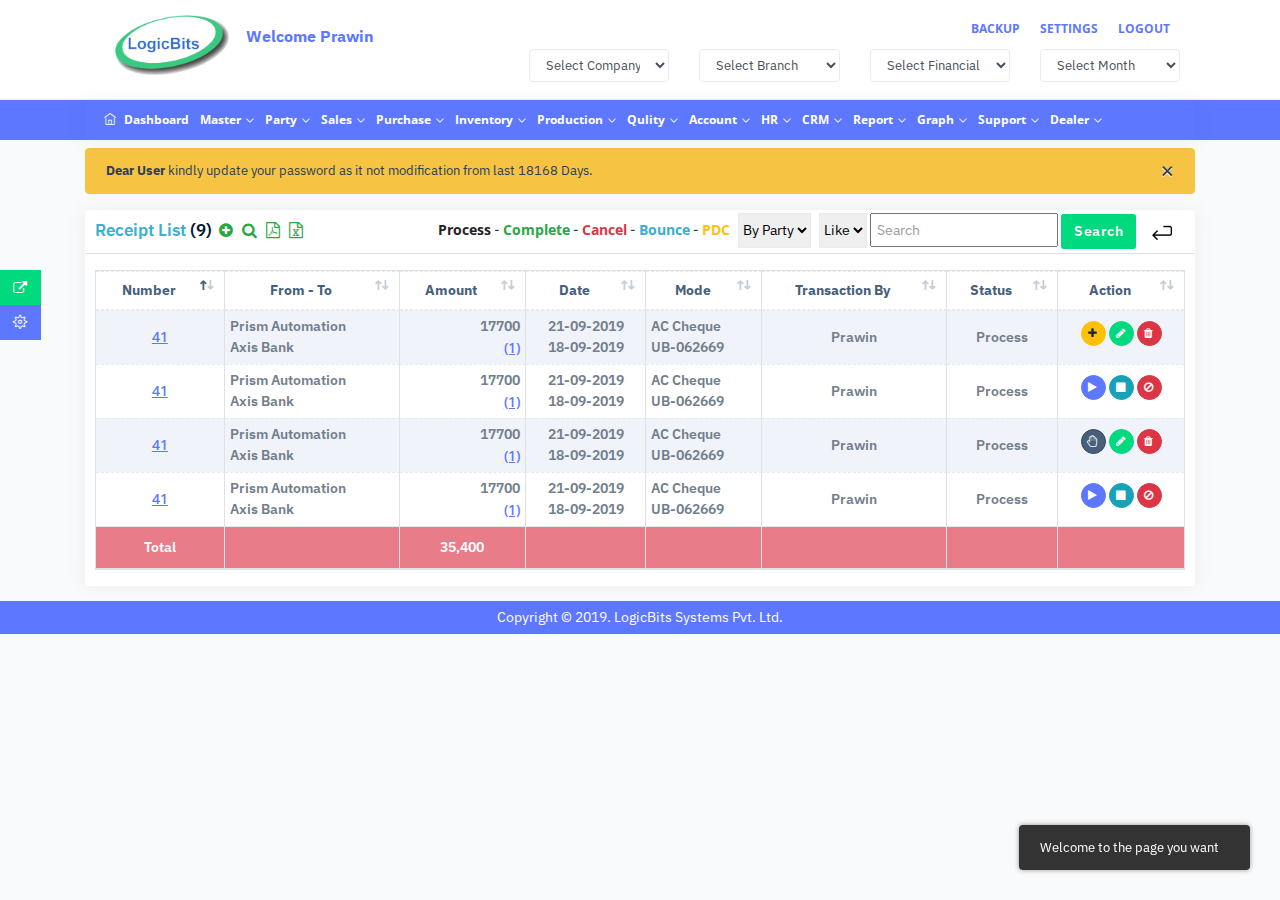
<file: list.html>
<!doctype html>
<html lang="en">
<head>
    <meta http-equiv="Content-Type" content="text/html; charset=utf-8">
    <meta name="description" content="">
    <meta http-equiv="X-UA-Compatible" content="IE=edge">
    <meta name="viewport" content="width=device-width, initial-scale=1, shrink-to-fit=no">
    <title>LogicBits - List</title>
    <link rel="icon" href="img/core-img/favicon.png">

    <link rel="stylesheet" href="css/default-assets/notification.css">
    <link rel="stylesheet" href="css/default-assets/datatables.bootstrap4.css">
    <link rel="stylesheet" href="css/default-assets/responsive.bootstrap4.css">
    <link rel="stylesheet" href="css/default-assets/buttons.bootstrap4.css">
    <link rel="stylesheet" href="css/default-assets/select.bootstrap4.css">

    <link rel="stylesheet" href="style.css">
    <link rel="stylesheet" href="css/custom.css">
</head>

<body>
    <!-- Preloader -->
    <div id="preloader">
        <div id="ctn-preloader" class="ont-preloader">
            <div class="animation-preloader">
                <div class="spinner"></div>
                <div class="txt-loading">
                    <span data-text-preloader="L" class="letters-loading">
                        L
                    </span>
                    <span data-text-preloader="o" class="letters-loading">
                        o
                    </span>
                    <span data-text-preloader="g" class="letters-loading">
                        g
                    </span>
                    <span data-text-preloader="i" class="letters-loading">
                        i
                    </span>
                    <span data-text-preloader="c" class="letters-loading">
                        c
                    </span>
                    <span data-text-preloader="B" class="letters-loading">
                        B
                    </span>
                    <span data-text-preloader="i" class="letters-loading">
                        i
                    </span>
                    <span data-text-preloader="t" class="letters-loading">
                        t
                    </span>
                    <span data-text-preloader="s" class="letters-loading">
                        s
                    </span>
                </div>
                <p class="text-center">Loading</p>
            </div>

            <div class="loader">
                <div class="row">
                    <div class="col-3 loader-section section-left">
                        <div class="bg"></div>
                    </div>
                    <div class="col-3 loader-section section-left">
                        <div class="bg"></div>
                    </div>
                    <div class="col-3 loader-section section-right">
                        <div class="bg"></div>
                    </div>
                    <div class="col-3 loader-section section-right">
                        <div class="bg"></div>
                    </div>
                </div>
            </div>
        </div>
    </div>
    <!-- Preloader -->

    <div class="side_btn">
        <div class="dashboard-btn-group d-flex align-items-center justify-content-center">
            <a href="javascript:void(0);" class="btn btn-success hide_hader"><i class="fa fa-external-link" aria-hidden="true"></i></a>
        </div>
        <div class="dashboard-btn-group d-flex align-items-center justify-content-center">
            <a href="javascript:void(0);" class="btn btn-primary" data-toggle="modal" data-target="#myModal"><i class="ti-settings"></i></a>
        </div>
    </div>

    <!-- Page Content -->
    <div class="top-menu-page-wrapper horizontal-menu">
        <div class="top-menu-page-content">
            <!-- Top Header Area -->
            <div class="header_main">
                <div class="container">
                    <div class="row">
                        <div class="col-12">
                            <header class="top-header-area clearfix d-flex align-items-center justify-content-between">
                                <div class="col-md-4 d-flex align-items-center">
                                    <div class="top-menu-logo mr-3">
                                        <a href="index.html"><img class="desktop-logo" src="img/logo.png" alt="Desktop Logo"></a>
                                    </div>
                                    <p>Welcome Prawin</p>
                                </div>

                                <div class="col-md-8 d-flex align-items-center justify-content-end pr-0 top-heade-2">
                                    <!-- Top Bar Nav -->
                                    <ul class="top-heade-2_1">
                                        <li><a href="#">Backup</a></li>
                                        <li><a href="#">Settings</a></li>
                                        <li><a href="#">Logout</a></li>
                                    </ul>

                                    <ul class="d-flex align-items-center">
                                        <li class="nav-item">
                                            <div class="row">
                                                <div class="col-md-3">
                                                    <select class="form-control" name="">
                                                        <option value="">Select Company</option>
                                                    </select>
                                                </div>
                                                <div class="col-md-3">
                                                    <select class="form-control" name="">
                                                        <option value="">Select Branch</option>
                                                    </select>
                                                </div>
                                                <div class="col-md-3">
                                                    <select class="form-control" name="">
                                                        <option value="">Select Financial Year</option>
                                                    </select>
                                                </div>
                                                <div class="col-md-3">
                                                    <select class="form-control" name="">
                                                        <option value="">Select Month</option>
                                                    </select>
                                                </div>
                                            </div>
                                        </li>
                                    </ul>
                                </div>
                            </header>
                        </div>
                    </div>
                </div>
            </div>

            <!-- Horizontal Menu -->
            <div class="header_menu">
                <div class="container">
                    <div class="row">
                        <div class="col-12">
                            <div class="horizontal-menu clearfix">
                                <div class="classy-nav-container breakpoint-off">
                                    <nav class="classy-navbar justify-content-between" id="horizontalNav">

                                        <!-- Logo -->
                                        <a href="index.html" class="nav-brand"><img src="img/logo.png" alt="Mobile Logo"></a>

                                        <!-- Navbar Toggler -->
                                        <div class="classy-navbar-toggler">
                                            <span class="navbarToggler"><span></span><span></span><span></span></span>
                                        </div>

                                        <!-- Menu -->
                                        <div class="classy-menu">
                                            <!-- close btn -->
                                            <div class="classycloseIcon">
                                                <div class="cross-wrap"><span class="top"></span><span class="bottom"></span></div>
                                            </div>

                                            <!-- Nav Start -->
                                            <div class="classynav">
                                                <ul>
                                                    <li><a href="index.html"><i class="ti-home"></i> Dashboard</a></li>
                                                    <li><a href="#"> Master</a>
                                                    	<ul class="dropdown">
                                                    		<li><a href="#">Page 1</a></li>
                                                    		<li><a href="#">Page 2</a></li>
                                                    		<li><a href="#">Page 3</a></li>
                                                    	</ul>
                                                    </li>
                                                    <li><a href="#"> Party</a>
                                                    	<ul class="dropdown">
                                                    		<li><a href="#">Page name 1</a></li>
                                                    		<li><a href="#">Page 2</a></li>
                                                    		<li><a href="#">Page 3</a></li>
                                                    	</ul>
                                                    </li>
                                                    <li><a href="#"> Sales</a>
                                                    	<ul class="dropdown">
                                                    		<li><a href="#">Page 1</a></li>
                                                    		<li><a href="#">Page 2</a></li>
                                                    		<li><a href="#">Page 3</a></li>
                                                    	</ul>
                                                    </li>
                                                    <li><a href="#"> Purchase</a>
                                                    	<ul class="dropdown">
                                                    		<li><a href="#">Page 1</a></li>
                                                    		<li><a href="#">Page 2</a></li>
                                                    		<li><a href="#">Page 3</a></li>
                                                    	</ul>
                                                    </li>
                                                    <li><a href="#"> Inventory</a>
                                                    	<ul class="dropdown">
                                                    		<li><a href="#">Page 1</a></li>
                                                    		<li><a href="#">Page 2</a></li>
                                                    		<li><a href="#">Page 3</a></li>
                                                    	</ul>
                                                    </li>
                                                    <li><a href="#"> Production</a>
                                                    	<ul class="dropdown">
                                                    		<li><a href="#">Page 1</a></li>
                                                    		<li><a href="#">Page 2</a></li>
                                                    		<li><a href="#">Page 3</a></li>
                                                    	</ul>
                                                    </li>
                                                    <li><a href="#"> Qulity</a>
                                                    	<ul class="dropdown">
                                                    		<li><a href="#">Page 1</a></li>
                                                    		<li><a href="#">Page 2</a></li>
                                                    		<li><a href="#">Page 3</a></li>
                                                    	</ul>
                                                    </li>
                                                    <li><a href="#"> Account</a>
                                                    	<ul class="dropdown">
                                                    		<li><a href="#">Page 1</a></li>
                                                    		<li><a href="#">Page 2</a></li>
                                                    		<li><a href="#">Page 3</a></li>
                                                    	</ul>
                                                    </li>
                                                    <li><a href="#"> HR</a>
                                                    	<ul class="dropdown">
                                                    		<li><a href="#">Page 1</a></li>
                                                    		<li><a href="#">Page 2</a></li>
                                                    		<li><a href="#">Page 3</a></li>
                                                    	</ul>
                                                    </li>
                                                    <li><a href="#"> CRM</a>
                                                    	<ul class="dropdown">
                                                    		<li><a href="#">Page 1</a></li>
                                                    		<li><a href="#">Page 2</a></li>
                                                    		<li><a href="#">Page 3</a></li>
                                                    	</ul>
                                                    </li>
                                                    <li><a href="#"> Report</a>
                                                    	<ul class="dropdown">
                                                    		<li><a href="#">Page 1</a></li>
                                                    		<li><a href="#">Page 2</a></li>
                                                    		<li><a href="#">Page 3</a></li>
                                                    	</ul>
                                                    </li>
                                                    <li><a href="#"> Graph</a>
                                                    	<ul class="dropdown">
                                                    		<li><a href="#">Page 1</a></li>
                                                    		<li><a href="#">Page 2</a></li>
                                                    		<li><a href="#">Page 3</a></li>
                                                    	</ul>
                                                    </li>
                                                    <li><a href="#"> Support</a>
                                                        <ul class="dropdown">
                                                    		<li>
                                                                <a href="#">Task</a>
                                                                <ul class="dropdown">
                                                                    <li><a href="#">Add</a></li>
                                                            		<li><a href="#">Search</a></li>
                                                            		<li><a href="#">Summary</a></li>
                                                                </ul>
                                                            </li>
                                                    		<li><a href="#">Page 2</a></li>
                                                            <li>
                                                                <a href="#">Visit</a>
                                                                <ul class="dropdown">
                                                                    <li><a href="#">Add</a></li>
                                                            		<li><a href="#">Search</a></li>
                                                            		<li><a href="#">Summary</a></li>
                                                                </ul>
                                                            </li>
                                                    	</ul>
                                                    </li>
                                                    <li><a href="#"> Dealer</a>
                                                    	<ul class="dropdown">
                                                    		<li><a href="#">Page 1</a></li>
                                                    		<li><a href="#">Page 2</a></li>
                                                    		<li><a href="#">Page 3</a></li>
                                                    	</ul>
                                                    </li>
                                                </ul>
                                            </div>
                                            <!-- Nav End -->
                                        </div>
                                    </nav>
                                </div>
                            </div>
                        </div>
                    </div>
                </div>
            </div>

            <!-- Main Content Area -->
            <div class="main-content">
                <div class="dashboard-area">
                    <div class="container pd-x-0">

                        <div class="row">
                            <div class="col-md-12">
                                <div class="mt-2 alert alert-warning alert-dismissible fade show" role="alert">
                                  <strong>Dear User</strong> kindly update your password as it not modification from last 18168 Days.
                                  <button type="button" class="close" data-dismiss="alert" aria-label="Close">
                                    <span aria-hidden="true">&times;</span>
                                  </button>
                                </div>
                            </div>
                        </div>

                        <div class="row home_table_list">
                            <div class="col-md-12">
                                <div class="card mt-3">
                                    <div class="card-header ev_list_filter_head bg-transparent user-area d-flex align-items-center justify-content-between">
                                        <h4 class="card-title mb-0">
                                            <span class="text-info">Receipt List</span> (9)
                                            <small class="table_title_icon">
                                                <a href="#"><i class="fa fa-plus-circle text-success" aria-hidden="true"></i></a>
                                                <a href="#"><i class="fa fa-search text-success" aria-hidden="true"></i></a>
                                                <a href="#"><i class="fa fa-file-pdf-o text-success" aria-hidden="true"></i></a>
                                                <a href="#"><i class="fa fa-file-excel-o text-success" aria-hidden="true"></i></a>
                                            </small>
                                        </h4>
                                        <div class="ev_list_filter_option">
                                            <div class="btn_link">
                                                <a href="#">Process</a> -
                                                <a href="#" class="text-success">Complete</a> -
                                                <a href="#" class="text-danger">Cancel</a> -
                                                <a href="#" class="text-info">Bounce</a> -
                                                <a href="#" class="text-warning">PDC</a>
                                            </div>
                                            <select class="" name="">
                                                <option value="">By Party</option>
                                            </select>
                                            <select class="" name="">
                                                <option value="">Like</option>
                                            </select>
                                            <input type="text" name="" value="" placeholder="Search">
                                            <button type="button" name="button" class="btn btn-success">Search</button>
                                            <a href="#" class="btn text-secondary"> <img src="img/back.png" alt="" style="width:20px;"> </a>
                                        </div>
                                    </div>
                                    <div class="card-body ev_table">
                                       <table id="datatable-buttonsi" class="table table-striped table-bordered dt-responsive nowrap w-100 list_table">
                                           <thead>
                                               <tr>
                                                   <th>Number</th>
                                                   <th>From - To</th>
                                                   <th>Amount</th>
                                                   <th>Date</th>
                                                   <th>Mode</th>
                                                   <th>Transaction By</th>
                                                   <th>Status</th>
                                                   <th>Action</th>
                                               </tr>
                                           </thead>
                                           <tbody>
                                                <tr>
                                                    <td class="text-center"><a href="#">41</a></td>
                                                    <td>Prism Automation <br/> Axis Bank</td>
                                                    <td class="text-right"><span>17700</span> <br/> <a href="javascript:void(0)" data-toggle="modal" data-target="#myModal2">(1)</a> </td>
                                                    <td class="text-center">21-09-2019 <br/> 18-09-2019</td>
                                                    <td>AC Cheque <br/> UB-062669</td>
                                                    <td class="text-center">Prawin</td>
                                                    <td class="text-center">Process</td>
                                                    <td class="text-center">
                                                        <button type="button" class="btn btn-warning btn-circle btn-xl mb-2"> <i class="fa fa-plus" aria-hidden="true"></i></button>
                                                        <button type="button" class="btn btn-success btn-circle btn-xl mb-2"><i class="fa fa-pencil"></i> </button>
                                                        <button type="button" class="btn btn-danger btn-circle btn-xl mb-2"><i class="fa fa-trash"></i> </button>
                                                    </td>
                                                </tr>
                                                <tr>
                                                    <td class="text-center"><a href="#">41</a></td>
                                                    <td>Prism Automation <br/> Axis Bank</td>
                                                    <td class="text-right"><span>17700</span> <br/> <a href="javascript:void(0)" data-toggle="modal" data-target="#myModal2">(1)</a> </td>
                                                    <td class="text-center">21-09-2019 <br/> 18-09-2019</td>
                                                    <td>AC Cheque <br/> UB-062669</td>
                                                    <td class="text-center">Prawin</td>
                                                    <td class="text-center">Process</td>
                                                    <td class="text-center">
                                                        <button type="button" class="btn btn-primary btn-circle btn-xl mb-2"> <i class="fa fa-play" aria-hidden="true"></i> </button>
                                                        <button type="button" class="btn btn-info btn-circle btn-xl mb-2"> <i class="fa fa-stop" aria-hidden="true"></i> </button>
                                                        <button type="button" class="btn btn-danger btn-circle btn-xl mb-2"> <i class="fa fa-ban" aria-hidden="true"></i> </button>
                                                    </td>
                                                </tr>
                                                <tr>
                                                    <td class="text-center"><a href="#">41</a></td>
                                                    <td>Prism Automation <br/> Axis Bank</td>
                                                    <td class="text-right"><span>17700</span> <br/> <a href="javascript:void(0)" data-toggle="modal" data-target="#myModal2">(1)</a> </td>
                                                    <td class="text-center">21-09-2019 <br/> 18-09-2019</td>
                                                    <td>AC Cheque <br/> UB-062669</td>
                                                    <td class="text-center">Prawin</td>
                                                    <td class="text-center">Process</td>
                                                    <td class="text-center">
                                                        <button type="button" class="btn btn-secondary btn-circle btn-xl mb-2"> <i class="fa fa-hand-paper-o" aria-hidden="true"></i> </button>
                                                        <button type="button" class="btn btn-success btn-circle btn-xl mb-2"><i class="fa fa-pencil"></i> </button>
                                                        <button type="button" class="btn btn-danger btn-circle btn-xl mb-2"><i class="fa fa-trash"></i> </button>
                                                    </td>
                                                </tr>
                                                <tr>
                                                    <td class="text-center"><a href="#">41</a></td>
                                                    <td>Prism Automation <br/> Axis Bank</td>
                                                    <td class="text-right"><span>17700</span> <br/> <a href="javascript:void(0)" data-toggle="modal" data-target="#myModal2">(1)</a> </td>
                                                    <td class="text-center">21-09-2019 <br/> 18-09-2019</td>
                                                    <td>AC Cheque <br/> UB-062669</td>
                                                    <td class="text-center">Prawin</td>
                                                    <td class="text-center">Process</td>
                                                    <td class="text-center">
                                                        <button type="button" class="btn btn-primary btn-circle btn-xl mb-2"> <i class="fa fa-play" aria-hidden="true"></i> </button>
                                                        <button type="button" class="btn btn-info btn-circle btn-xl mb-2"> <i class="fa fa-stop" aria-hidden="true"></i> </button>
                                                        <button type="button" class="btn btn-danger btn-circle btn-xl mb-2"> <i class="fa fa-ban" aria-hidden="true"></i> </button>
                                                    </td>
                                                </tr>

                                           </tbody>
                                            <tfoot>
                                                <tr class="list_total">
                                                    <th style="">Total</th>
                                                    <th class="text-center"><span>35,400</span></th>
                                                    <th class="text-center"><span>35,400</span></th>
                                                    <th></th>
                                                    <th></th>
                                                    <th></th>
                                                    <th></th>
                                                    <th></th>
                                                </tr>
                                            </tfoot>
                                       </table>
                                   </div> <!-- end card body-->
                               </div> <!-- end card -->
                            </div>
                        </div>
                    </div>
                </div>
            </div>
        </div>
    </div>

    <footer class="footer">
        <div class="container">
            <div class="row">
                <div class="col-12">
                    <p> Copyright &copy; 2019. LogicBits Systems Pvt. Ltd.</p>
                </div>
            </div>
        </div>
    </footer>


    <!-- The Modal -->
    <div class="modal" id="myModal">
        <div class="modal-dialog">
            <div class="modal-content">
                <!-- Modal Header -->
                <div class="modal-header">
                    <h4 class="modal-title">Modal Heading</h4>
                    <button type="button" class="close" data-dismiss="modal">&times;</button>
                </div>
                <!-- Modal body -->
                <div class="modal-body">
                    Modal body..
                </div>
                <!-- Modal footer -->
                <div class="modal-footer">
                    <button type="button" class="btn btn-danger" data-dismiss="modal">Close</button>
                </div>
            </div>
        </div>
    </div>

    <div class="modal" id="myModal2">
        <div class="modal-dialog">
            <div class="modal-content">
                <!-- Modal Header -->
                <div class="modal-header">
                    <h4 class="modal-title">Modal Heading list</h4>
                    <button type="button" class="close" data-dismiss="modal">&times;</button>
                </div>
                <!-- Modal body -->
                <div class="modal-body">
                    list Modal body..
                </div>
                <!-- Modal footer -->
                <div class="modal-footer">
                    <button type="button" class="btn btn-danger" data-dismiss="modal">Close</button>
                </div>
            </div>
        </div>
    </div>

    <button onclick="topFunction()" id="myBtn" title="Go to top"><i class="fa fa-arrow-up" aria-hidden="true"></i></button>

    <!-- ======================================
    ********* Page Wrapper Area End ***********
    ======================================= -->

    <!-- Must needed plugins to the run this Template -->
    <script src="js/jquery.min.js"></script>
    <script src="js/popper.min.js"></script>
    <script src="js/bootstrap.min.js"></script>
    <script src="js/bundle.js"></script>
    <script src="js/default-assets/date-time.js"></script>
    <script src="js/default-assets/setting.js"></script>
    <script src="js/default-assets/classy-nav.js"></script>
    <script src="js/default-assets/fullscreen.js"></script>
    <script src="js/default-assets/bootstrap-growl.js"></script>
    <script src="js/default-assets/notification-active.js"></script>
    <script src="js/default-assets/active.js"></script>

    <script>
        $(function(){
            $('.dropdown-menu select').on("click", function(e){
                console.log('hi');
                e.stopPropagation();
                e.preventDefault();
            });

            $('.hide_hader').click(function(){
                $('.header_main').toggleClass("hide_header_main");
            });
            var sec_drop = $('.breakpoint-off .classynav ul li .dropdown li .dropdown').parent().parent().width();
            $('.breakpoint-off .classynav ul li .dropdown li .dropdown').css({"left" : sec_drop+"px" });

        });

        var mybutton = document.getElementById("myBtn");
        window.onscroll = function() {scrollFunction()};
        function scrollFunction() {
            if (document.body.scrollTop > 20 || document.documentElement.scrollTop > 20) {
                mybutton.style.display = "block";
            } else {
                mybutton.style.display = "none";
            }
        }
        function topFunction() {
            document.body.scrollTop = 0;
            document.documentElement.scrollTop = 0;
        }
    </script>


    <!-- this page -->
    <script src="js/default-assets/jquery.datatables.min.js"></script>
    <script src="js/default-assets/datatables.bootstrap4.js"></script>
    <script src="js/default-assets/datatable-responsive.min.js"></script>
    <script src="js/default-assets/responsive.bootstrap4.min.js"></script>
    <script src="js/default-assets/datatable-button.min.js"></script>
    <script src="js/default-assets/button.bootstrap4.min.js"></script>
    <script src="js/default-assets/button.html5.min.js"></script>
    <script src="js/default-assets/button.flash.min.js"></script>
    <script src="js/default-assets/button.print.min.js"></script>
    <script src="js/default-assets/pdfmake.min.js"></script>
    <script src="js/default-assets/datatables.keytable.min.js"></script>
    <script src="js/default-assets/datatables.select.min.js"></script>
    <script src="js/default-assets/bootstrap-growl.js"></script>
    <script type="text/javascript">
        $(function(){
            var ai = $("#datatable-buttonsi").DataTable({
                lengthChange: !1,
                //buttons: ["csv", "excel", "pdf", "print"],
                searching: false,
                paging: false,
                info: false,
                language: {
                    paginate: {
                        previous: "<i class='arrow_carrot-left'>",
                        next: "<i class='arrow_carrot-right'>"
                    }
                },
                drawCallback: function() {
                    $(".dataTables_paginate > .pagination").addClass("pagination-rounded")
                },

            });
            ai.buttons().container().appendTo("#datatable-buttonsi_wrapper .col-md-6:eq(0)"), $("#alternative-page-datatable").DataTable({
               pagingType: "full_numbers",
               drawCallback: function() {
                   $(".dataTables_paginate > .pagination").addClass("pagination-rounded")
               }
            });
            ai.rows(':not(.parent)').nodes().to$().find('td:first-child').trigger('click');
        });
    </script>

</body>
</html>
</file>
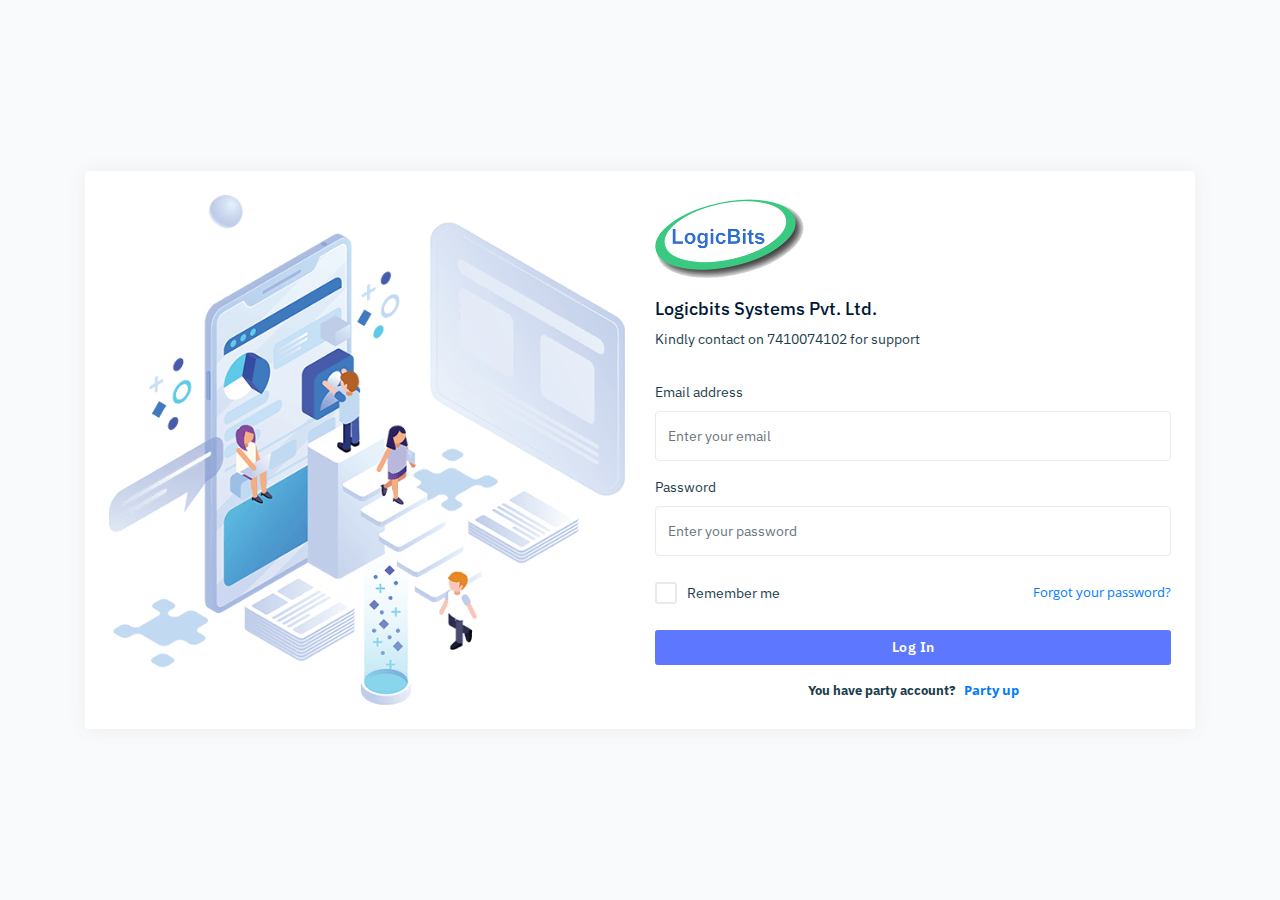
<file: login.html>
<!doctype html>
<html lang="en">
<head>
    <meta charset="UTF-8">
    <meta name="description" content="">
    <meta http-equiv="X-UA-Compatible" content="IE=edge">
    <meta name="viewport" content="width=device-width, initial-scale=1, shrink-to-fit=no"><title>LogicBits - Login</title>
    <link rel="icon" href="img/core-img/favicon.png">
    <link rel="stylesheet" href="style.css">
    <link rel="stylesheet" href="css/custom.css">
</head>

<body class="login-area">

    <!-- Preloader -->
    <div id="preloader">
        <div id="ctn-preloader" class="ont-preloader">
            <div class="animation-preloader">
                <div class="spinner"></div>
                <div class="txt-loading">
                    <span data-text-preloader="L" class="letters-loading">
                        L
                    </span>
                    <span data-text-preloader="o" class="letters-loading">
                        o
                    </span>
                    <span data-text-preloader="g" class="letters-loading">
                        g
                    </span>
                    <span data-text-preloader="i" class="letters-loading">
                        i
                    </span>
                    <span data-text-preloader="c" class="letters-loading">
                        c
                    </span>
                    <span data-text-preloader="B" class="letters-loading">
                        B
                    </span>
                    <span data-text-preloader="i" class="letters-loading">
                        i
                    </span>
                    <span data-text-preloader="t" class="letters-loading">
                        t
                    </span>
                    <span data-text-preloader="s" class="letters-loading">
                        s
                    </span>
                </div>
                <p class="text-center">Loading</p>
            </div>

            <div class="loader">
                <div class="row">
                    <div class="col-3 loader-section section-left">
                        <div class="bg"></div>
                    </div>
                    <div class="col-3 loader-section section-left">
                        <div class="bg"></div>
                    </div>
                    <div class="col-3 loader-section section-right">
                        <div class="bg"></div>
                    </div>
                    <div class="col-3 loader-section section-right">
                        <div class="bg"></div>
                    </div>
                </div>
            </div>
        </div>
    </div>
    <!-- Preloader -->


    <!-- ======================================
    ******* Page Wrapper Area Start **********
    ======================================= -->
    <div class="main-content- h-100vh">
        <div class="container h-100">
            <div class="row h-100 align-items-center justify-content-center">
                <div class="col-12">
                    <!-- Middle Box -->
                    <div class="middle-box">
                        <div class="card">
                            <div class="card-body p-4">
                                <div class="row align-items-center">
                                    <div class="col-md-6">
                                        <div class="xs-d-none mb-50-xs break-320-576-none">
                                            <img src="img/bg-img/1.png" alt="">
                                        </div>
                                    </div>

                                    <div class="col-md-6">
                                        <!-- Logo -->
                                        <img src="img/logo.png" alt="" class="img-responsive logo_login">

                                        <h4 class="font-18 ">Logicbits Systems Pvt. Ltd.</h4>
                                        <p class="mb-30">Kindly contact on 7410074102 for support</p>

                                        <form action="index.html">
                                            <div class="form-group">
                                                <label class="float-left" for="emailaddress">Email address</label>
                                                <input class="form-control" type="email" id="emailaddress" required="" placeholder="Enter your email">
                                            </div>

                                            <div class="form-group">
                                                <a href="forget-password.html" class="text-dark float-right"></a>
                                                <label class="float-left" for="password">Password</label>
                                                <input class="form-control" type="password" required="" id="password" placeholder="Enter your password">
                                            </div>

                                            <div class="form-group d-flex justify-content-between align-items-center mb-3">
                                                <div class="checkbox d-inline mb-0">
                                                    <input type="checkbox" name="checkbox-1" id="checkbox-8">
                                                    <label for="checkbox-8" class="cr mb-0">Remember me</label>
                                                </div>
                                                <span class="font-13 text-primary"><a href="forget-password.html">Forgot your password?</a></span>
                                            </div>

                                            <div class="form-group mb-0">
                                                <button class="btn btn-primary btn-block" type="submit"> Log In </button>
                                            </div>

                                            <!-- <div class="row mt-20">
                                                <div class="col-6">
                                                    <a href="#" class="btn btn-googleplus waves-effect waves-light mb-2 btn-block"><i class="fa fa-google mr-2"></i><span class="text-center">google</span></a>
                                                </div>
                                                <div class="col-6">
                                                    <a href="#" class="btn btn-facebook waves-effect waves-light mb-2 btn-block"><i class="fa fa-facebook mr-2"></i><span class="text-center">facebook</span></a>
                                                </div>
                                            </div> -->

                                            <div class="text-center mt-15"><span class="mr-2 font-13 font-weight-bold">You have party account?</span><a class="font-13 font-weight-bold" href="#">Party up</a></div>

                                        </form>
                                    </div> <!-- end card-body -->
                                </div>
                                <!-- end card -->
                            </div>
                        </div>
                    </div>
                </div>
            </div>
        </div>
    </div>

    <!-- ======================================
    ********* Page Wrapper Area End ***********
    ======================================= -->
    <script src="js/jquery.min.js"></script>
    <script src="js/popper.min.js"></script>
    <script src="js/bootstrap.min.js"></script>
    <script src="js/bundle.js"></script>

    <!-- Active JS -->
    <script src="js/default-assets/active.js"></script>

</body>
</html>
</file>
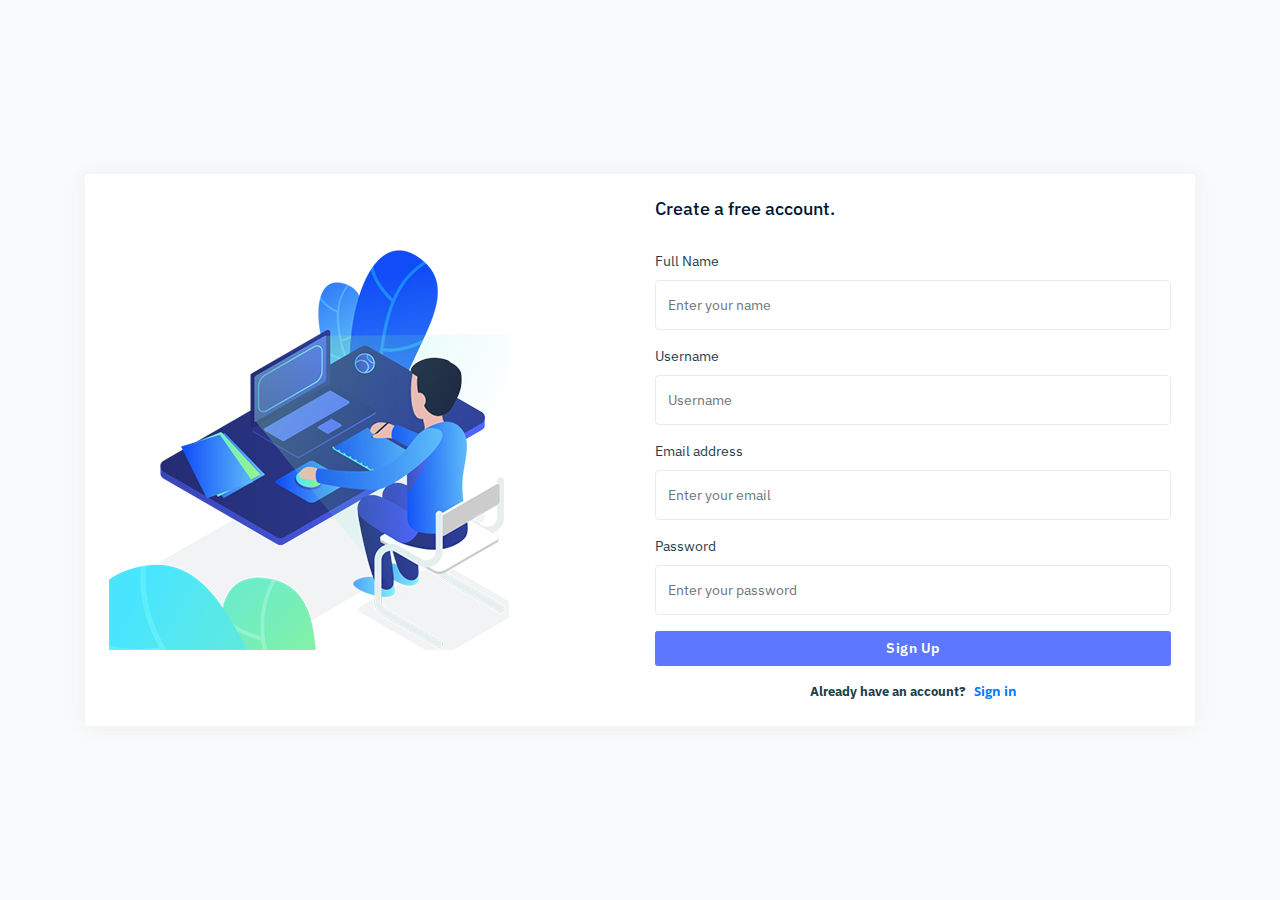
<file: register.html>
<!doctype html>
<html lang="en">


<!-- Mirrored from demo.riktheme.com/motrila-2/top-menu/register.html by HTTrack Website Copier/3.x [XR&CO'2014], Mon, 18 Nov 2019 10:19:01 GMT -->
<head>
    <meta charset="UTF-8">
    <meta name="description" content="">
    <meta http-equiv="X-UA-Compatible" content="IE=edge">
    <meta name="viewport" content="width=device-width, initial-scale=1, shrink-to-fit=no">
    <!-- The above 4 meta tags *must* come first in the head; any other head content must come *after* these tags -->

    <!-- Title -->
    <title>Motrila - Responsive Bootstrap Admin Template</title>

    <!-- Favicon -->
    <link rel="icon" href="img/core-img/favicon.png">

    <!-- Master Stylesheet [If you remove this CSS file, your file will be broken undoubtedly.] -->
    <link rel="stylesheet" href="style.css">

</head>

<body class="login-area">
    <!-- Preloader -->
    <div id="preloader">
        <div id="ctn-preloader" class="ont-preloader">
            <div class="animation-preloader">
                <div class="spinner"></div>
                <div class="txt-loading">
                    <span data-text-preloader="M" class="letters-loading">
                        M
                    </span>
                    <span data-text-preloader="O" class="letters-loading">
                        O
                    </span>
                    <span data-text-preloader="T" class="letters-loading">
                        T
                    </span>
                    <span data-text-preloader="R" class="letters-loading">
                        R
                    </span>
                    <span data-text-preloader="I" class="letters-loading">
                        I
                    </span>
                    <span data-text-preloader="L" class="letters-loading">
                        L
                    </span>
                    <span data-text-preloader="A" class="letters-loading">
                        A
                    </span>
                </div>
                <p class="text-center">Loading</p>
            </div>

            <div class="loader">
                <div class="row">
                    <div class="col-3 loader-section section-left">
                        <div class="bg"></div>
                    </div>
                    <div class="col-3 loader-section section-left">
                        <div class="bg"></div>
                    </div>
                    <div class="col-3 loader-section section-right">
                        <div class="bg"></div>
                    </div>
                    <div class="col-3 loader-section section-right">
                        <div class="bg"></div>
                    </div>
                </div>
            </div>
        </div>
    </div>
    <!-- Preloader -->


    <!-- ======================================
    ******* Page Wrapper Area Start **********
    ======================================= -->
    <div class="main-content- h-100vh">
        <div class="container h-100">
            <div class="row h-100 align-items-center justify-content-center">
                <div class="col-12">
                    <!-- Middle Box -->
                    <div class="middle-box">
                        <div class="card">
                            <div class="card-body p-4">
                                <div class="row align-items-center">
                                    <div class="col-md-6">
                                        <div class="xs-d-none mb-50-xs break-320-576-none">
                                            <img src="img/bg-img/2.png" alt="">
                                        </div>
                                    </div>

                                    <div class="col-md-6">
                                        <h4 class="font-18 mb-30">Create a free account.</h4>

                                        <form action="#">
                                            <div class="form-group">
                                                <label for="fullname">Full Name</label>
                                                <input class="form-control" type="text" id="fullname" placeholder="Enter your name" required>
                                            </div>
                                            <div class="form-group">
                                                <label for="fullname">Username</label>
                                                <input class="form-control" type="text" id="username" placeholder="Username" required>
                                            </div>

                                            <div class="form-group">
                                                <label for="emailaddress">Email address</label>
                                                <input class="form-control" type="email" id="emailaddress" required placeholder="Enter your email">
                                            </div>

                                            <div class="form-group">
                                                <label for="password">Password</label>
                                                <input class="form-control" type="password" required id="password" placeholder="Enter your password">
                                            </div>

                                            <div class="form-group mb-0 mt-15">
                                                <button class="btn btn-primary btn-block" type="submit">Sign Up</button>
                                            </div>

                                            <div class="text-center mt-15"><span class="mr-2 font-13 font-weight-bold">Already have an account?</span><a class="font-13 font-weight-bold" href="login.html">Sign in</a></div>

                                        </form>
                                    </div> <!-- end card-body -->
                                </div>
                                <!-- end card -->
                            </div>
                        </div>
                    </div>
                </div>
            </div>
        </div>
    </div>

    <!-- ======================================
    ********* Page Wrapper Area End ***********
    ======================================= -->

    <!-- Must needed plugins to the run this template -->
    <script src="js/jquery.min.js"></script>
    <script src="js/popper.min.js"></script>
    <script src="js/bootstrap.min.js"></script>
    <script src="js/bundle.js"></script>

    <!-- Active JS -->
    <script src="js/default-assets/active.js"></script>

</body>


<!-- Mirrored from demo.riktheme.com/motrila-2/top-menu/register.html by HTTrack Website Copier/3.x [XR&CO'2014], Mon, 18 Nov 2019 10:19:01 GMT -->
</html>
</file>
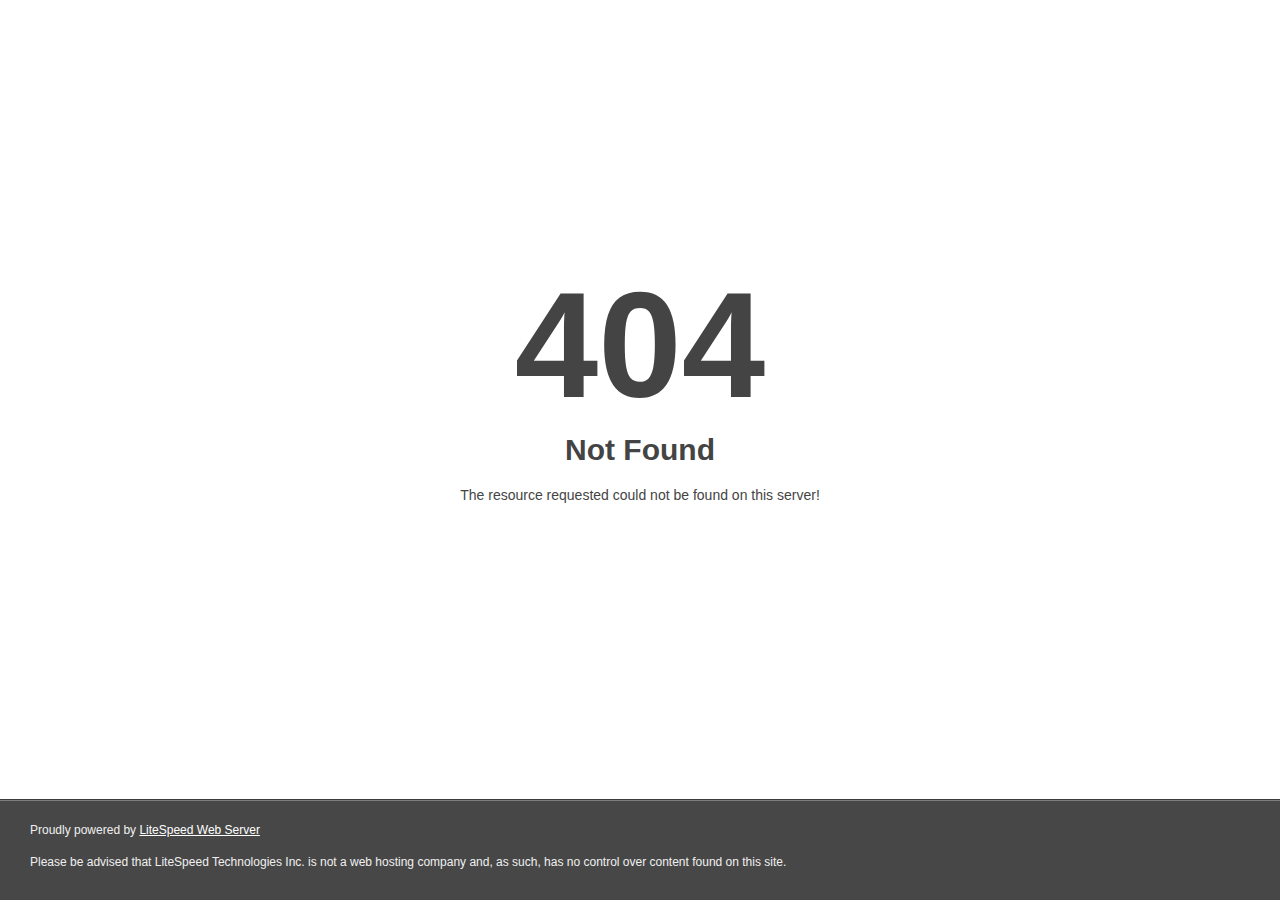
<file: css/owl.video.play.html>
<!DOCTYPE html>
<html style="height:100%">
<head>
<meta name="viewport" content="width=device-width, initial-scale=1, shrink-to-fit=no">
<title> 404 Not Found
</title></head>
<body style="color: #444; margin:0;font: normal 14px/20px Arial, Helvetica, sans-serif; height:100%; background-color: #fff;">
<div style="height:auto; min-height:100%; ">     <div style="text-align: center; width:800px; margin-left: -400px; position:absolute; top: 30%; left:50%;">
        <h1 style="margin:0; font-size:150px; line-height:150px; font-weight:bold;">404</h1>
<h2 style="margin-top:20px;font-size: 30px;">Not Found
</h2>
<p>The resource requested could not be found on this server!</p>
</div></div><div style="color:#f0f0f0; font-size:12px;margin:auto;padding:0px 30px 0px 30px;position:relative;clear:both;height:100px;margin-top:-101px;background-color:#474747;border-top: 1px solid rgba(0,0,0,0.15);box-shadow: 0 1px 0 rgba(255, 255, 255, 0.3) inset;">
<br>Proudly powered by  <a style="color:#fff;" href="http://www.litespeedtech.com/error-page">LiteSpeed Web Server</a><p>Please be advised that LiteSpeed Technologies Inc. is not a web hosting company and, as such, has no control over content found on this site.</p></div></body></html>
</file>
<file: css/default-assets/notification.css>
.alert{padding:15px 15px 15px 30px;margin-bottom:18px;border:1px solid transparent;border-radius:2px;font-size:13px;background-color:#282f3a}.alert-danger hr,.alert-info hr,.alert-inverse hr,.alert-success hr,.alert-warning hr{border-top-color:transparent}.alert h4{margin-top:0;color:inherit}.alert .alert-link{font-weight:700}.alert>p,.alert>ul{margin-bottom:0}.alert>p+p{margin-top:5px}.alert-dismissable,.alert-dismissible{padding-right:35px}.alert-dismissable .close,.alert-dismissible .close{position:relative;top:-2px;right:-21px;color:inherit}.alert-danger .alert-link,.alert-info .alert-link,.alert-success .alert-link,.alert-warning .alert-link{color:#e6e6e6}@-webkit-keyframes progress-bar-stripes{from{background-position:40px 0}to{background-position:0 0}}@keyframes progress-bar-stripes{from{background-position:40px 0}to{background-position:0 0}}.alert span{cursor:pointer}.alert:not(.alert-dismissible){padding-right:30px}.alert.alert-dismissable{padding-right:44px}.alert-inverse{background-color:#333;border-color:transparent;color:#fff}.alert-inverse .alert-link{color:#e6e6e6;background-color:#333}.growl-animated.alert-inverse{box-shadow:0 0 5px rgba(51,51,51,.5)}.growl-animated.alert-info{box-shadow:0 0 5px rgba(33,150,243,.5)}.growl-animated.alert-success{box-shadow:0 0 5px rgba(76,175,80,.5)}.growl-animated.alert-warning{box-shadow:0 0 5px rgba(255,193,7,.5)}.growl-animated.alert-danger{box-shadow:0 0 5px rgba(244,67,54,.5)}.alert-link{color:#fff!important}
</file>
<file: style.css>
/*
    Main Style
 */
/* -------------------------------------
# [font-family]
'IBM', sans-serif;
'Open+Sans', sans-serif;
------------------------------------- */
/* Import Fonts & CSS Files */
@import url("https://fonts.googleapis.com/css?family=IBM+Plex+Sans:300,400,500,600,700|Open+Sans:400,600&amp;display=swap");
@import url(css/bootstrap.min.css);
@import url(css/owl.carousel.min.css);
@import url(css/animate.css);
@import url(css/default-assets/classy-nav.css);
@import url(css/nice-select.css);
@import url(css/jquery-ui.min.css);
@import url(css/default-assets/themify-icons.css);
@import url(css/font-awesome.min.css);
@import url(css/pe-icon-7-stroke.min.css);
@import url(css/style.css);
@import url(css/material-design-iconic-font.min.css);
@import url(etline/style.css);
/* :: Reboot CSS */
* {
  margin: 0;
  padding: 0; }

body {
  background-color: #f9fafb;
  color: #1b3e4b;
  font-weight: 400;
  font-family: "IBM Plex Sans", sans-serif;
  font-size: 14px; }

h1,
h2,
h3,
h4,
h5,
h6 {
  line-height: 1.25;
  color: #001737;
  font-weight: 500;
  font-family: "IBM Plex Sans", sans-serif; }

p {
  color: #1b3e4b;
  line-height: 1.7;
  font-size: 14px;
  font-weight: 400;
  font-family: "IBM Plex Sans", sans-serif; }

a,
a:hover,
a:focus {
  text-decoration: none;
  outline: 0 solid transparent;
  font-family: "Open Sans", sans-serif; }

ul,
ol {
  margin: 0; }

ul li,
ol li {
  list-style: none;
  text-decoration: none; }

img {
  max-width: 100%;
  height: auto; }

.bg-img {
  background-size: cover;
  background-position: center center;
  background-repeat: no-repeat; }

.popover,
.tooltip {
  z-index: 9999999; }

.mt-15 {
  margin-top: 15px !important; }

.mt-30 {
  margin-top: 30px !important; }

.mt-20 {
  margin-top: 20px !important; }

.mt-50 {
  margin-top: 50px !important; }

.mt-70 {
  margin-top: 70px !important; }

.mt-100 {
  margin-top: 100px !important; }

.mt-150 {
  margin-top: 150px !important; }

.mt-200 {
  margin-top: 200px !important; }

.mt-250 {
  margin-top: 250px !important; }

.mt-300 {
  margin-top: 300px !important; }

.mb-10 {
  margin-bottom: 10px !important; }

.mb-15 {
  margin-bottom: 15px !important; }

.mb-20 {
  margin-bottom: 20px !important; }

.mb-25 {
  margin-bottom: 25px !important; }

.mb-30 {
  margin-bottom: 30px !important; }

.mb-50 {
  margin-bottom: 50px !important; }

.mb-70 {
  margin-bottom: 70px !important; }

.mb-100 {
  margin-bottom: 100px !important; }

.mb-130 {
  margin-bottom: 130px !important; }

.mb-150 {
  margin-bottom: 150px !important; }

.mb-200 {
  margin-bottom: 200px !important; }

.mb-250 {
  margin-bottom: 250px !important; }

.mb-300 {
  margin-bottom: 300px !important; }

.ml-15 {
  margin-left: 15px !important; }

.ml-30 {
  margin-left: 30px !important; }

.ml-50 {
  margin-left: 50px !important; }

.mr-10 {
  margin-right: 10px !important; }

.mr-15 {
  margin-right: 15px !important; }

.mr-30 {
  margin-right: 30px !important; }

.mr-50 {
  margin-right: 50px !important; }

.p-30 {
  padding: 30px !important; }

.p-20 {
  padding: 20px; }

.line-height-50-p-0 {
  line-height: 50px;
  padding: 0; }

.height-50 {
  height: 50px !important; }

.height-200 {
  height: 200px !important; }

.height-300 {
  height: 300px !important; }

.height-400 {
  height: 400px !important; }

.height-500 {
  height: 500px !important; }

.height-600 {
  height: 600px !important; }

.height-700 {
  height: 700px !important; }

.height-800 {
  height: 800px !important; }

.w-15 {
  width: 15% !important; }

.w-40 {
  width: 40% !important; }

.w-70 {
  width: 70% !important; }

.w-50 {
  width: 50% !important; }

.section-padding-50 {
  padding-top: 50px;
  padding-bottom: 50px; }

#preloader {
  position: fixed;
  width: 100%;
  height: 100%;
  top: 0;
  left: 0;
  background-color: #ffffff;
  z-index: 999999; }

.h-100vh {
  height: 100vh !important; }

.bg-default-opacity-8- {
  background-color: rgba(113, 192, 22, 0.8) !important; }

.bg-green {
  background-color: #00d97e; }

.bg-overlay-white {
  position: relative;
  z-index: 1; }
  .bg-overlay-white::after {
    position: absolute;
    content: "";
    height: 100%;
    width: 100%;
    top: 0;
    left: 0;
    z-index: -1;
    background-image: -webkit-gradient(linear, left top, right top, color-stop(0, white), to(rgba(255, 255, 255, 0.2)));
    background-image: -webkit-linear-gradient(left, white 0, rgba(255, 255, 255, 0.2) 100%);
    background-image: -o-linear-gradient(left, white 0, rgba(255, 255, 255, 0.2) 100%);
    background-image: linear-gradient(to right, white 0, rgba(255, 255, 255, 0.2) 100%); }

.green-color-overlay {
  position: relative;
  z-index: 1; }
  .green-color-overlay::after {
    background-color: rgba(113, 192, 22, 0.75);
    position: absolute;
    content: "";
    height: 100%;
    width: 100%;
    top: 0;
    left: 0;
    z-index: -1; }

.green-color-overlay-2 {
  position: relative;
  z-index: 1; }
  .green-color-overlay-2::after {
    background-color: rgba(113, 192, 22, 0.3);
    position: absolute;
    content: "";
    height: 100%;
    width: 100%;
    top: 0;
    left: 0;
    z-index: -1; }

.pink-color-overlay {
  position: relative;
  z-index: 1; }
  .pink-color-overlay::after {
    background-color: rgba(136, 14, 79, 0.75);
    position: absolute;
    content: "";
    height: 100%;
    width: 100%;
    top: 0;
    left: 0;
    z-index: -1; }

.danger-color-overlay {
  position: relative;
  z-index: 1; }
  .danger-color-overlay::after {
    background-color: rgba(241, 83, 110, 0.3);
    position: absolute;
    content: "";
    height: 100%;
    width: 100%;
    top: 0;
    left: 0;
    z-index: -1; }

.bg-overlay {
  position: relative;
  z-index: 1; }
  .bg-overlay::after {
    background-color: rgba(62, 74, 89, 0.8);
    position: absolute;
    content: "";
    height: 100%;
    width: 100%;
    top: 0;
    left: 0;
    z-index: -1; }

.dark-color-overlay-2 {
  position: relative;
  z-index: 1; }
  .dark-color-overlay-2::after {
    background-color: rgba(0, 0, 0, 0.9);
    position: absolute;
    content: "";
    height: 100%;
    width: 100%;
    top: 0;
    left: 0;
    z-index: -1; }

.primary-color-overlay {
  position: relative;
  z-index: 1; }
  .primary-color-overlay::after {
    background-color: rgba(114, 124, 245, 0.8);
    position: absolute;
    content: "";
    height: 100%;
    width: 100%;
    top: 0;
    left: 0;
    z-index: -1; }

.btn-default {
  background-color: #ffffff;
  color: #222222;
  border-color: transparent;
  font-weight: 500; }

.bg-primary {
  background-color: #5d78ff !important; }

.primary-color {
  background-color: #5d78ff; }

.bg-danger {
  background-color: #fa5c7c !important; }

.primary-color-text {
  color: #5d78ff; }

.bg-info {
  background-color: #39afd1 !important; }

.bg-success {
  background-color: #00d97e !important; }

.info-color {
  background-color: #fb434a; }

.danger-color {
  background-color: #fb434a; }

.success-color {
  background-color: #00d97e; }

.bg-success {
  background-color: #00d97e !important; }

.success-text {
  color: #00d97e !important; }

.uppercase-text {
  text-transform: uppercase !important; }

.warning-color {
  background-color: #f39834; }

.bg-purple {
  background-color: #5d78ff; }

.bg-blue {
  background-color: #0168fa; }

.bg-teal {
  background-color: #00d97e; }

.bg-chok {
  background-color: #462f3f; }

.pink-darken-4 {
  background-color: #880e4f; }

.g-transition-0_8 {
  -webkit-transition-duration: 0.8s;
  -o-transition-duration: 0.8s;
  transition-duration: 0.8s; }

.text-color-gray {
  color: #1b3e4b; }

.g-bg-black {
  background-color: #222222; }

.white-opacity-0_2 {
  border: 1px solid rgba(255, 255, 255, 0.2); }

.border {
  border: 1px solid #e8ebf1; }

.border-2 {
  border: 5px solid #e8ebf1; }

.border-primary {
  border: 8px solid #5d78ff !important; }

.border-chok {
  border: 8px solid #462f3f; }

.border-danger {
  border: 8px solid #fb434a !important; }

.alert-outline-primary {
  border-color: #5d78ff;
  border-radius: 5px; }

.alert-outline-warning {
  border-color: #fdb901;
  border-radius: 5px; }

.alert-outline-success {
  border-color: #00d97e;
  border-radius: 5px; }

.alert-outline-info {
  border-color: #5578eb;
  border-radius: 5px; }

.alert-outline-danger {
  border-color: #fb434a;
  border-radius: 5px; }

.alert-outline-default {
  border-color: #e8ebf1;
  border-radius: 5px;
  background: transparent; }

.alert-outline-dark {
  border-color: #282f3a;
  border-radius: 5px; }

.bg-gray {
  background-color: #f2f4f8; }

.text-black {
  color: #000000 !important; }

.border-radius-50 {
  border-radius: 50px !important; }

.text-muted {
  color: #98a6ad !important; }

.card .header-title {
  margin-bottom: .5rem;
  text-transform: uppercase;
  letter-spacing: .02em;
  font-size: 18px;
  margin-top: 0; }

.btn:focus {
  -webkit-box-shadow: none !important;
  box-shadow: none !important; }

.g-transition-0_3 {
  -webkit-transition-duration: 0.3s;
  -o-transition-duration: 0.3s;
  transition-duration: 0.3s; }

button:focus {
  outline: none;
  box-shadow: none; }

.btn-primary:not(:disabled):not(.disabled).active:focus,
.btn-primary:not(:disabled):not(.disabled):active:focus,
.show > .btn-primary.dropdown-toggle:focus {
  box-shadow: none; }

.theme-bg-gra {
  background: -webkit-linear-gradient(225deg, #1de9b6 0, #1dc4e9 100%);
  background: -o-linear-gradient(225deg, #1de9b6 0, #1dc4e9 100%);
  background: linear-gradient(-135deg, #1de9b6 0, #1dc4e9 100%); }

.full-height {
  clear: both;
  min-height: 100%; }

.jarallax {
  position: relative;
  z-index: 0; }

.jarallax > .jarallax-img {
  position: absolute;
  object-fit: cover;
  font-family: 'object-fit: cover;';
  top: 0;
  left: 0;
  width: 100%;
  height: 100%;
  z-index: -1; }

.jvectormap-zoomin,
.jvectormap-zoomout,
.jvectormap-goback {
  background: #ebebeb;
  color: #323232;
  -webkit-transition-duration: 500ms;
  -o-transition-duration: 500ms;
  transition-duration: 500ms; }
  .jvectormap-zoomin:hover, .jvectormap-zoomin:focus,
  .jvectormap-zoomout:hover,
  .jvectormap-zoomout:focus,
  .jvectormap-goback:hover,
  .jvectormap-goback:focus {
    background: #5d78ff;
    color: #ffffff; }

.order-listing,
.unorder-listing {
  padding-left: 20px; }
  .order-listing li,
  .unorder-listing li {
    list-style: inherit; }

.styling-listing li i {
  color: #5d78ff;
  padding-right: 5px; }

.visibility-hidden {
  visibility: hidden; }

.h-5 {
  height: 5px; }

.custom--checkbox {
  position: relative;
  display: inline-block;
  margin-bottom: 0;
  width: 15px;
  height: 15px;
  cursor: pointer; }
  .custom--checkbox input {
    top: 0;
    left: 0;
    z-index: 1;
    cursor: pointer;
    opacity: 0;
    position: absolute;
    display: none;
    width: 15px;
    height: 15px; }

.custom--checkbox input:checked + .input-helper:before {
  border-color: #5d78ff; }

.custom--checkbox .input-helper:before,
.custom--checkbox .input-helper:after {
  position: absolute;
  content: "";
  transition: all 200ms; }

.custom--checkbox .input-helper:before {
  left: 0;
  border: 2px solid #7a7a7a;
  top: 0;
  width: 15px;
  height: 15px;
  border-radius: 2px;
  color: #fff; }

.custom--checkbox input:checked + .input-helper:before {
  background-color: #5d78ff; }

.custom--checkbox input:checked + .input-helper:after {
  opacity: 1; }

.custom--checkbox .input-helper:after {
  content: '\f00c';
  font-size: 12px;
  left: 1px;
  top: 0px;
  color: #fff;
  transform: rotate(-10deg);
  font-family: "FontAwesome";
  opacity: 0; }

.card {
  position: relative;
  display: flex;
  flex-direction: column;
  min-width: 0;
  word-wrap: break-word;
  background-color: #fff;
  background-clip: border-box;
  border: none;
  border-radius: 3px;
  box-shadow: 0 1px 20px 0 rgba(69, 90, 100, 0.08); }

.height-card {
  display: -webkit-flex;
  display: flex;
  -webkit-align-items: stretch;
  align-items: stretch;
  -webkit-justify-content: stretch;
  justify-content: stretch; }

.height-card > .card {
  width: 100%;
  min-width: 100%; }

.box-margin {
  margin-bottom: 30px; }

.font-11 {
  font-size: 11px !important; }

.font-12 {
  font-size: 12px !important; }

.font-13 {
  font-size: 13px !important; }

.font-14 {
  font-size: 14px !important; }

.font-15 {
  font-size: 15px !important; }

.font-16 {
  font-size: 16px !important; }

.font-17 {
  font-size: 17px !important; }

.font-18 {
  font-size: 18px !important; }

.font-20 {
  font-size: 20px !important; }

.font-22 {
  font-size: 22px !important; }

.font-24 {
  font-size: 24px !important; }

.font-26 {
  font-size: 24px !important; }

.font-28 {
  font-size: 24px !important; }

.font-30 {
  font-size: 30px !important; }

.font-36 {
  font-size: 36px !important; }

.font-40 {
  font-size: 40px !important; }

.font-46 {
  font-size: 46px !important; }

.apex-charts text {
  fill: #adb6bd; }

.text-info {
  color: #39afd1 !important; }

.text-body {
  color: #6c757d !important; }

.text-title {
  color: #6c757d; }

.text-white-50 {
  color: rgba(255, 255, 255, 0.5) !important; }

.btn-link:hover {
  text-decoration: none; }

.custom-control-input:checked ~ .custom-control-label::before {
  color: #4d5cf2 !important;
  border-color: #4d5cf2 !important;
  background-color: #4d5cf2 !important; }

.float-right {
  float: right !important; }

.swal2-popup .swal2-styled.swal2-confirm {
  background-color: #4d5cf2 !important;
  font-size: 18px; }

@media only screen and (max-width: 767px) {
  .page-title {
    font-size: 14px; } }

.page-title-box .page-title-right .breadcrumb {
  background-color: transparent;
  padding: 0; }

.breadcrumb-item + .breadcrumb-item::before {
  display: inline-block;
  padding-right: .5rem;
  color: inherit; }

.breadcrumb-item a {
  color: #5d78ff; }

.breadcrumb-item.active {
  color: #777; }

@media only screen and (max-width: 767px) {
  .breadcrumb-item {
    font-size: 14px; } }

.card-title {
  font-size: 17px;
  font-weight: 600;
  margin-bottom: 20px;
  text-transform: capitalize;
  color: #001737;
  line-height: 1.4; }
  @media only screen and (max-width: 767px) {
    .card-title {
      font-size: 16px; } }

.map-container {
  position: relative;
  min-width: 100%;
  max-width: 100%;
  display: block;
  padding: 35% 0;
  overflow: hidden;
  border-radius: 5px; }

.map-container .google-map {
  display: block;
  position: absolute;
  top: 0;
  right: 0;
  left: 0;
  bottom: 0;
  width: 100%;
  height: 100%; }

.badge-warning-lighten {
  color: #fff !important;
  background-color: #f39834; }

.badge-danger-lighten {
  color: #fff !important;
  background-color: #fb434a; }

.badge-success-lighten {
  color: #fff !important;
  background-color: #00d97e; }

.overflow--hidden {
  overflow: hidden !important; }

.h-6 {
  height: 6px !important; }

.h-8 {
  height: 8px !important; }

.h-10 {
  height: 10px !important; }

.user-thumb {
  width: 80px;
  height: 80px; }

.border-radius-50 {
  border-radius: 50% !important; }

.text-color {
  color: #1b3e4b; }

.sr-only {
  position: absolute;
  width: 1px;
  height: 1px;
  padding: 0;
  margin: -1px;
  overflow: hidden;
  clip: rect(0, 0, 0, 0);
  border: 0; }

.user-img {
  width: 50px;
  height: 50px; }

.custom-select {
  font-size: 14px; }

.dropdown-item {
  font-size: 13px; }

.align-middle {
  vertical-align: middle !important; }

.custom-control-label::before {
  width: 18px;
  height: 18px;
  border: 2px solid #5d78ff;
  border-radius: 2px; }

.custom-control-label::after {
  width: 18px;
  height: 18px; }

.flex-50-thubm {
  -webkit-box-flex: 0;
  -ms-flex: 0 0 50px;
  flex: 0 0 50px;
  width: 50px;
  max-width: 50px; }

.flex-40-thubm {
  -webkit-box-flex: 0;
  -ms-flex: 0 0 40px;
  flex: 0 0 40px;
  width: 40px;
  max-width: 40px; }

.custom-control-input:focus:not(:checked) ~ .custom-control-label::before {
  border-color: transparent; }

.embed-responsive .embed-responsive-item,
.embed-responsive embed,
.embed-responsive iframe,
.embed-responsive object,
.embed-responsive video {
  height: 500px; }

.chat-img {
  width: 40px;
  height: 40px;
  border-radius: 50%;
  display: inline-block; }

.media-thumb {
  width: 64px;
  height: 64px; }

.flag-thumb {
  width: 35px; }

.dropdown-item.active,
.dropdown-item:active {
  background-color: transparent; }

.page-title-box {
  padding-bottom: 30px; }

.page-title-box .breadcrumb {
  font-size: 18px;
  margin-bottom: 0;
  padding: 2px 0;
  font-weight: 700;
  background-color: transparent; }

.breadcrumb a {
  color: #8997bd; }

.border-pre {
  background-color: #f8f9fa;
  padding: 15px; }
  .border-pre pre {
    font-size: 14px; }

@media only screen and (max-width: 767px) {
  .mb-sm-30 {
    margin-bottom: 30px; } }
@media only screen and (min-width: 576px) and (max-width: 767px) {
  .mb-sm-30 {
    margin-bottom: 30px; } }

.custom-control-label::before {
  top: .15rem; }

.custom-control-label::after {
  top: .15rem; }

.close:hover {
  color: #fff;
  text-decoration: none; }

.close:not(:disabled):not(.disabled):focus,
.close:not(:disabled):not(.disabled):hover {
  opacity: 1; }

.form-control-lg {
  height: calc(1.4em + 1.334rem + 3.7px);
  font-size: 1.2rem;
  line-height: 1.4;
  border-radius: .267rem; }

.form-control-sm {
  height: calc(1.1em + .94rem + 3.7px);
  font-size: .8rem;
  line-height: 1.1;
  border-radius: .267rem; }

.tox .tox-notification--in {
  opacity: 0 !important; }

.uppercase-text {
  text-transform: uppercase; }

@media only screen and (min-width: 1200px) and (max-width: 1365px) {
  .break-1365-none {
    display: none; } }

@media only screen and (min-width: 1366px) {
  .break-1200-none {
    display: none; } }

@media only screen and (min-width: 992px) and (max-width: 1199px) {
  .break-992-none {
    display: none; } }

@media only screen and (min-width: 768px) and (max-width: 991px) {
  .break-768-none {
    display: none !important; } }

@media only screen and (min-width: 576px) and (max-width: 767px) {
  .break-576-none {
    display: none !important; } }

@media only screen and (max-width: 767px) {
  .break-320-576-none {
    display: none !important; } }
@media only screen and (min-width: 576px) and (max-width: 767px) {
  .break-320-576-none {
    display: none !important; } }

@media only screen and (max-width: 767px) {
  .mb-30-xs {
    margin-bottom: 30px; } }

@media only screen and (max-width: 767px) {
  .mb-15-xs {
    margin-bottom: 15px; } }

@media only screen and (max-width: 767px) {
  .mb-50-xs {
    margin-bottom: 50px; } }

.note-toolbar {
  position: relative;
  z-index: 2 !important; }

.dropdown-menu {
  z-index: 55; }

.custom-select,
.form-control {
  font-size: 13px;
  height: auto; }

div.tagsinput span.tag a {
  font-weight: 500;
  color: #fff;
  text-decoration: none;
  font-size: 14px; }

.custom-file-label {
  position: absolute;
  top: 0;
  right: 0;
  left: 0;
  z-index: 1;
  height: auto;
  font-weight: 400;
  color: #495057;
  background-color: #fff;
  border-radius: .25rem; }

.border-none {
  border: none !important; }

.md-content button {
  display: block;
  margin: 0 auto;
  font-size: 14px; }

.md-content h3 {
  font-size: 24px;
  padding: 15px; }

.modal-content .close:hover {
  color: #fb434a;
  text-decoration: none; }

.close {
  font-weight: 400;
  opacity: 6;
  line-height: 0.7; }

.dropdown, .dropleft, .dropright, .dropup {
  position: relative;
  z-index: 3; }

@media only screen and (max-width: 767px) {
  .md-content button {
    font-size: 13px; } }
@media only screen and (min-width: 576px) and (max-width: 767px) {
  .md-content button {
    font-size: 13px; } }

.slimScrollDiv {
  position: relative;
  z-index: 2; }

/* ----- 02 - Bootstraping area CSS ----- */
.top-menu-page-wrapper {
  position: relative; }

.top-menu-sidemenu-area {
  position: fixed;
  z-index: 10;
  top: 0;
  left: 0;
  width: 240px;
  height: 100%;
  background-color: #1e1e2d;
  -webkit-box-shadow: 0 0 15px 0 rgba(0, 0, 0, 0.15);
  box-shadow: 0 0 15px 0 rgba(0, 0, 0, 0.15);
  -webkit-transition-duration: 500ms;
  -o-transition-duration: 500ms;
  transition-duration: 500ms; }

.top-menu-page-wrapper .top-menu-sidemenu-area .slimScrollDiv {
  position: relative;
  top: 60px;
  padding-bottom: 80px !important;
  width: 100% !important;
  -webkit-transition-duration: 500ms;
  -o-transition-duration: 500ms;
  transition-duration: 500ms;
  background-color: #1e1e2d; }

.top-menu-logo a {
  position: fixed;
  z-index: 10;
  top: 0;
  left: 0;
  width: 240px;
  background-color: #1e1e2d;
  height: 60px;
  -webkit-transition-duration: 500ms;
  -o-transition-duration: 500ms;
  transition-duration: 500ms;
  padding: 0 15px;
  display: -webkit-box;
  display: -ms-flexbox;
  display: flex;
  -webkit-box-align: center;
  -ms-flex-align: center;
  align-items: center; }

.top-menu-logo a img {
  max-height: 20px;
  width: auto; }

.top-menu-logo a img.small-logo {
  max-height: 16px;
  display: none; }

.menu-collasped-active.top-menu-page-wrapper .top-menu-logo a img.small-logo {
  display: block; }

.menu-collasped-active.top-menu-page-wrapper .top-menu-logo a img.desktop-logo {
  display: none; }

.menu-collasped-active.top-menu-page-wrapper.sidemenu-hover-active .top-menu-logo a img.desktop-logo {
  display: block; }

.menu-collasped-active.top-menu-page-wrapper.sidemenu-hover-active .top-menu-logo a img.small-logo {
  display: none; }

.top-menu-sidenav {
  position: relative;
  z-index: 1;
  overflow-y: scroll;
  overflow-x: hidden; }

.top-menu-page-content {
  position: relative;
  margin-left: 240px;
  padding-top: 60px;
  -webkit-transition-duration: 500ms;
  -o-transition-duration: 500ms;
  transition-duration: 500ms; }

.top-header-area {
  position: fixed;
  z-index: 2;
  width: calc(100% - 240px);
  height: 60px;
  background-color: #5d78ff;
  left: 240px;
  top: 0;
  -webkit-transition-duration: 500ms;
  -o-transition-duration: 500ms;
  transition-duration: 500ms;
  -webkit-box-shadow: 0 5px 20px -4px #cdcfe1;
  box-shadow: 0 5px 20px -4px #cdcfe1;
  padding: 0 15px 0 30px; }

.menu-collasped {
  position: relative;
  z-index: 10;
  width: 30px;
  height: 30px;
  cursor: pointer; }

.menu-collasped > i {
  font-size: 17px;
  color: #9b9b9b;
  position: absolute;
  top: 50%;
  left: 0;
  -webkit-transform: translateY(-50%);
  -ms-transform: translateY(-50%);
  transform: translateY(-50%);
  z-index: 5; }

.mobile-menu-open {
  position: relative;
  z-index: 1;
  width: 30px;
  height: 30px;
  cursor: pointer; }

.mobile-menu-open > i {
  font-size: 17px;
  color: #9b9b9b;
  position: absolute;
  top: 50%;
  left: 0;
  -webkit-transform: translateY(-50%);
  -ms-transform: translateY(-50%);
  transform: translateY(-50%);
  z-index: 5; }

.mobile-logo a {
  position: relative;
  z-index: 1;
  display: -webkit-box;
  display: -ms-flexbox;
  display: flex;
  -webkit-box-align: center;
  -ms-flex-align: center;
  align-items: center; }

.mobile-logo a img {
  max-height: 38px;
  width: auto; }

/* Menu Collasped */
.menu-collasped-active.top-menu-page-wrapper .top-menu-sidemenu-area {
  left: -165px; }

.menu-collasped-active.top-menu-page-wrapper .top-menu-page-content {
  margin-left: 75px; }

.menu-collasped-active.top-menu-page-wrapper .top-menu-logo a {
  width: 75px; }

.menu-collasped-active.top-menu-page-wrapper .top-header-area {
  left: 75px;
  width: calc(100% - 75px); }

.menu-collasped-active.top-menu-page-wrapper .sidebar-menu a .fa-angle-right {
  display: none; }

.menu-collasped-active.top-menu-page-wrapper .side-menu-area .sidebar-menu > li > a > span {
  display: none; }

.menu-collasped-active.top-menu-page-wrapper .sidebar-menu li a {
  padding: 0rem 0.625rem; }

.menu-collasped-active.top-menu-page-wrapper .sidebar-menu li a i {
  margin-left: auto; }

/* Treemenu */
.side-menu-area {
  position: relative;
  width: 100%;
  z-index: 10;
  -webkit-transition-duration: 500ms;
  -o-transition-duration: 500ms;
  transition-duration: 500ms;
  margin-top: 10px; }

.sidebar-menu li {
  position: relative;
  z-index: 1; }

.sidebar-menu li a {
  position: relative;
  z-index: 1;
  display: -webkit-box;
  display: -ms-flexbox;
  display: flex;
  width: calc(100% - 20px);
  padding: 0rem 1.25rem;
  color: rgba(255, 255, 255, 0.7);
  font-size: 14px;
  -webkit-box-align: center;
  -ms-flex-align: center;
  align-items: center;
  font-weight: 500;
  text-transform: capitalize;
  color: #8c8f9a;
  margin: 0 10px;
  height: 46px; }

.sidebar-menu li a i {
  -webkit-box-flex: 0;
  -ms-flex: 0 0 30px;
  flex: 0 0 30px;
  max-width: 30px;
  width: 30px;
  font-weight: 600; }

.sidebar-menu li a span {
  -webkit-transition-duration: 500ms;
  -o-transition-duration: 500ms;
  transition-duration: 500ms;
  -webkit-box-flex: 0;
  -ms-flex: 0 0 calc(100% - 30px);
  flex: 0 0 calc(100% - 30px);
  max-width: calc(100% - 30px);
  width: calc(100% - 30px); }

.sidebar-menu li a:hover {
  color: #a4abc5; }

.sidebar-menu li .treeview-menu {
  display: none;
  margin-left: 30px;
  border-left: 2px solid #3a3d51;
  margin-top: 10px;
  margin-bottom: 10px; }

.sidebar-menu li .treeview-menu li a {
  font-size: 14px;
  color: #8c8f9a;
  padding: 10px 15px;
  margin-left: 0;
  margin-right: 0; }

.sidebar-menu li .treeview-menu li a:hover {
  color: #a4abc5; }

.sidebar-menu > li > a:hover,
.sidebar-menu > li.active > a,
.sidebar-menu > li.menu-open > a {
  color: #a4abc5;
  background-color: #3a3d51;
  border-radius: 6px; }

.sidebar-menu .treeview-menu > li.active > a {
  color: #a4abc5; }

.sidebar-menu a .fa-angle-right {
  -webkit-transition-duration: 500ms;
  -o-transition-duration: 500ms;
  transition-duration: 500ms;
  font-size: 16px;
  position: absolute;
  right: 30px;
  width: auto;
  z-index: 1; }

.sidebar-menu .menu-open a .fa-angle-right {
  -webkit-transform: rotate(90deg);
  -ms-transform: rotate(90deg);
  transform: rotate(90deg); }

.sidebar-menu .menu-open .treeview-menu a .fa-angle-right {
  -webkit-transform: rotate(0deg);
  -ms-transform: rotate(0deg);
  transform: rotate(0deg); }

.sidebar-menu .menu-open .treeview-menu .menu-open a .fa-angle-right {
  -webkit-transform: rotate(90deg);
  -ms-transform: rotate(90deg);
  transform: rotate(90deg); }

.sidebar-menu .menu-open .treeview-menu .treeview-menu a .fa-angle-right {
  -webkit-transform: rotate(0deg);
  -ms-transform: rotate(0deg);
  transform: rotate(0deg); }

.sidebar-menu .menu-open .treeview-menu .treeview-menu .menu-open a .fa-angle-right {
  -webkit-transform: rotate(90deg);
  -ms-transform: rotate(90deg);
  transform: rotate(90deg); }

.side-menu-area .sidebar-menu > li > a > span {
  line-height: 1;
  -webkit-transition-duration: 500ms;
  -o-transition-duration: 500ms;
  transition-duration: 500ms; }

.sidebar-menu > .active > .treeview-menu {
  display: block; }

.top-menu-page-wrapper.menu-collasped-active .sidebar-menu > .active > .treeview-menu {
  display: none; }

.top-menu-page-wrapper.menu-collasped-active.sidemenu-hover-active .sidebar-menu > .active > .treeview-menu {
  display: block; }

.top-menu-page-wrapper.menu-collasped-active.sidemenu-hover-active .top-menu-sidemenu-area {
  left: 0; }

.menu-collasped-active.top-menu-page-wrapper.sidemenu-hover-active .top-menu-logo a {
  width: 240px; }

.menu-collasped-active.top-menu-page-wrapper.sidemenu-hover-active .top-header-area {
  left: 240px;
  width: calc(100% - 240px); }

.menu-collasped-active.top-menu-page-wrapper.sidemenu-hover-active .sidebar-menu a .fa-angle-right {
  display: block; }

.menu-collasped-active.top-menu-page-wrapper.sidemenu-hover-active .side-menu-area .sidebar-menu > li > a > span {
  display: block; }

.menu-collasped-active.top-menu-page-wrapper.sidemenu-hover-active .sidebar-menu li a {
  padding: 0rem 1.25rem; }

.menu-collasped-active.top-menu-page-wrapper.sidemenu-hover-active .sidebar-menu li a i {
  margin-left: auto; }

.menu-collasped-active.top-menu-page-wrapper.sidemenu-hover-deactive .sidebar-menu .menu-open .treeview-menu {
  display: none !important; }

@media only screen and (min-width: 992px) {
  .mobile-menu-open {
    display: none; }

  .mobile-logo {
    display: none; } }
@media only screen and (max-width: 991px) {
  .menu-collasped {
    display: none; }

  .top-menu-page-wrapper .top-menu-sidemenu-area {
    left: -280px; }

  .top-menu-page-wrapper .top-menu-logo a {
    left: -280px; }

  .top-header-area {
    left: 0;
    z-index: 100;
    width: 100%;
    -webkit-box-shadow: 0 1px 4px -4px #cdcfe1;
    box-shadow: 0 1px 4px -4px #cdcfe1;
    background-color: #1e1e2d;
    padding: 0 0 0 15px; }

  .top-menu-page-content {
    margin-left: 0; } }
.mobile-menu-active.top-menu-page-wrapper .top-menu-sidemenu-area {
  left: 0; }

@-webkit-keyframes dropdownAnimation {
  from {
    opacity: 0;
    -webkit-transform: translate3d(0, 70px, 0);
    transform: translate3d(0, 70px, 0); }
  to {
    opacity: 1;
    -webkit-transform: none;
    transform: none;
    -webkit-transform: translate3d(0, 42px, 0);
    transform: translate3d(0, 42px, 0); } }
@keyframes dropdownAnimation {
  from {
    opacity: 0;
    -webkit-transform: translate3d(0, 70px, 0);
    transform: translate3d(0, 70px, 0); }
  to {
    opacity: 1;
    -webkit-transform: none;
    transform: none;
    -webkit-transform: translate3d(0, 42px, 0);
    transform: translate3d(0, 42px, 0); } }
.top-header-area .left-side-content-area {
  position: relative;
  z-index: 1;
  -webkit-box-flex: 0;
  -ms-flex: 0 0 50%;
  flex: 0 0 50%;
  max-width: 50%;
  width: 50%; }

.top-header-area .right-side-navbar {
  position: relative;
  z-index: 1;
  -webkit-box-flex: 0;
  -ms-flex: 0 0 50%;
  flex: 0 0 50%;
  max-width: 50%;
  width: 50%; }

.top-header-area .nav-item.dropdown .dropdown-menu {
  -webkit-animation-name: dropdownAnimation;
  animation-name: dropdownAnimation;
  -webkit-animation-duration: 500ms;
  animation-duration: 500ms;
  -webkit-animation-fill-mode: both;
  animation-fill-mode: both;
  border: none;
  border-radius: 0;
  -webkit-box-shadow: 0px 4px 22px 0px #cdcfe1;
  box-shadow: 0px 4px 22px 0px #cdcfe1;
  width: 300px;
  padding: 0;
  margin: 0;
  border-radius: 3px; }

.top-header-area .left-side-navbar .nav-item.dropdown .dropdown-menu {
  width: 220px;
  padding: 1rem 0; }

.top-header-area .nav-item.dropdown .dropdown-menu .dropdown-item {
  white-space: normal;
  font-weight: 500;
  color: #1b3e4b;
  font-size: 14px; }

.top-header-area .left-side-navbar .nav-item.dropdown .dropdown-item {
  padding-top: 0.5rem;
  padding-bottom: 0.5rem; }

.top-header-area .nav-item.dropdown .dropdown-menu .dropdown-item:hover,
.top-header-area .nav-item.dropdown .dropdown-menu .dropdown-item:focus {
  color: #5d78ff; }

.top-header-area .nav-item.dropdown .dropdown-menu.dropdown-menu-right {
  right: 0 !important;
  left: auto !important; }
  @media only screen and (max-width: 767px) {
    .top-header-area .nav-item.dropdown .dropdown-menu.dropdown-menu-right {
      right: -15px !important; } }

.top-header-area .nav-item.dropdown .dropdown-toggle::after {
  display: none; }

.left-side-navbar .nav-item.dropdown .btn {
  padding: 0;
  font-size: 14px;
  color: #444;
  background-color: transparent;
  border: none;
  line-height: 1; }

.top-header-area .nav-item.dropdown .btn:hover,
.top-header-area .nav-item.dropdown .btn:focus {
  color: #5d78ff; }

.right-side-navbar .nav-item.dropdown .btn {
  padding: 0;
  font-size: 1.25rem;
  background-color: transparent;
  margin: 0 15px;
  color: #9b9b9b;
  border: none;
  line-height: 1;
  position: relative;
  z-index: 1; }

.right-side-navbar .nav-item.dropdown .btn .ti-search {
  font-size: 16px;
  color: #5d78ff; }

.right-side-navbar .nav-item.dropdown .btn > img {
  max-width: 35px;
  border-radius: 50%;
  border: 3px solid #5d78ff; }

.top-search-bar form {
  position: relative;
  z-index: 1; }

.top-search-bar button {
  position: absolute;
  width: 30px;
  height: 30px;
  left: 30px;
  top: 50%;
  -webkit-transform: translateY(-50%);
  -ms-transform: translateY(-50%);
  transform: translateY(-50%);
  border: none;
  text-align: center;
  background-color: transparent;
  color: #9b9b9b; }

.top-search-bar button:focus {
  outline: none; }

.top-search-bar input {
  width: 100%;
  height: 70px;
  border: none;
  font-size: 12px;
  font-weight: 500;
  color: #9b9b9b;
  border-radius: 4px;
  padding-left: 60px;
  padding-right: 15px; }

.top-search-bar input:focus {
  -webkit-box-shadow: none;
  box-shadow: none;
  outline: none !important; }

input::-webkit-input-placeholder {
  color: #9b9b9b;
  opacity: 1; }

input:-ms-input-placeholder {
  color: #9b9b9b;
  opacity: 1; }

input::-ms-input-placeholder {
  color: #9b9b9b;
  opacity: 1; }

input::placeholder {
  color: #9b9b9b;
  opacity: 1; }

input:-ms-input-placeholder {
  color: #9b9b9b; }

input::-ms-input-placeholder {
  color: #9b9b9b; }

.top-message-area {
  position: relative;
  z-index: 1; }

.top-message-area .top-message-heading {
  width: 100%;
  height: 80px;
  border-radius: 4px 4px 0 0;
  display: -webkit-box;
  display: -ms-flexbox;
  display: flex;
  -webkit-box-align: center;
  -ms-flex-align: center;
  align-items: center;
  -webkit-box-pack: justify;
  -ms-flex-pack: justify;
  justify-content: space-between;
  padding-left: 30px;
  padding-right: 30px;
  background: #5d78ff; }

.top-message-area .top-message-heading .heading-title h6 {
  color: #fff;
  display: inline-block;
  margin-bottom: 0; }

.top-message-area .top-message-heading > span {
  color: #5d78ff;
  padding: 4px 12px 3px 12px;
  background-color: #fff;
  border-radius: 40px;
  font-size: 12px;
  font-weight: 500; }

.message-box .dropdown-item {
  border-bottom: 1px solid #ebebeb;
  padding: 15px 30px;
  display: -webkit-box;
  display: -ms-flexbox;
  display: flex;
  -webkit-box-align: center;
  -ms-flex-align: center;
  align-items: center; }

.message-box .dropdown-item i {
  -webkit-box-flex: 0;
  -ms-flex: 0 0 30px;
  flex: 0 0 30px;
  max-width: 30px;
  width: 30px;
  height: 30px;
  line-height: 30px;
  text-align: center;
  border-radius: 50%;
  margin-right: 10px;
  background-color: #5d78ff;
  color: #fff; }

.message-box .dropdown-item .message-text span {
  display: block;
  font-size: 14px;
  -webkit-transition-duration: 500ms;
  -o-transition-duration: 500ms;
  transition-duration: 500ms; }

.message-box .dropdown-item .message-text span:last-child {
  font-size: 12px; }

.message-box .dropdown-item:last-child {
  border-bottom: none; }

.top-notifications-area .notifications-heading {
  width: 100%;
  height: 80px;
  background: #5d78ff;
  border-radius: 4px 4px 0 0;
  display: -webkit-box;
  display: -ms-flexbox;
  display: flex;
  -webkit-box-align: center;
  -ms-flex-align: center;
  align-items: center;
  -webkit-box-pack: justify;
  -ms-flex-pack: justify;
  justify-content: space-between;
  padding-left: 30px;
  padding-right: 30px; }

.top-notifications-area .notifications-heading .heading-title h6 {
  color: #fff;
  display: inline-block;
  margin-bottom: 0; }

.top-notifications-area .notifications-heading > span {
  color: #5d78ff;
  padding: 4px 12px 3px 12px;
  background-color: #fff;
  border-radius: 40px;
  font-size: 12px;
  font-weight: 500; }

.notifications-box .dropdown-item {
  padding: 1rem 30px;
  border-bottom: 1px solid #ebebeb;
  display: -webkit-box;
  display: -ms-flexbox;
  display: flex;
  -webkit-box-align: center;
  -ms-flex-align: center;
  align-items: center; }

.notifications-box .dropdown-item > i {
  -webkit-box-flex: 0;
  -ms-flex: 0 0 30px;
  flex: 0 0 30px;
  max-width: 30px;
  width: 30px;
  height: 30px;
  color: #fff;
  margin-right: 10px;
  background-color: #5d78ff;
  border-radius: 50%;
  text-align: center;
  line-height: 30px; }

.user-profile-area {
  padding-bottom: 1rem;
  z-index: 1;
  position: relative; }

.user-profile-area .dropdown-item {
  padding-top: 0.5rem;
  padding-bottom: 0.5rem; }

.user-profile-area .user-profile-heading {
  width: 100%;
  height: 100px;
  background: #5d78ff;
  border-radius: 4px 4px 0 0;
  display: -webkit-box;
  display: -ms-flexbox;
  display: flex;
  -webkit-box-align: center;
  -ms-flex-align: center;
  align-items: center;
  padding-left: 1.5rem;
  padding-right: 1.5rem;
  margin-bottom: 1.5rem; }

.user-profile-area .profile-thumbnail {
  -webkit-box-flex: 0;
  -ms-flex: 0 0 50px;
  flex: 0 0 50px;
  max-width: 50px;
  width: 50px;
  margin-right: 15px; }

.user-profile-area .profile-text h6 {
  font-size: 14px;
  color: #fff;
  margin-bottom: 0; }

.user-profile-area .profile-text span {
  font-size: 12px;
  color: rgba(255, 255, 255, 0.5);
  margin-bottom: 0;
  display: block; }

.right-side-navbar .nav-item.dropdown .active-status {
  position: absolute;
  width: 8px;
  height: 8px;
  border-radius: 50%;
  z-index: -5;
  top: -5px;
  right: -5px;
  border: 3px solid #5d78ff;
  -webkit-animation: activeStatus linear 1500ms infinite;
  animation: activeStatus linear 1500ms infinite; }

@-webkit-keyframes activeStatus {
  0% {
    opacity: 0; }
  100% {
    opacity: 1; } }
@keyframes activeStatus {
  0% {
    opacity: 0; }
  100% {
    opacity: 1; } }
.footer-area {
  position: relative;
  z-index: 1;
  -webkit-box-shadow: -8px 12px 18px 0 rgba(25, 42, 70, 0.1);
  box-shadow: -8px 12px 18px 0 rgba(25, 42, 70, 0.1);
  width: 100%;
  padding: 30px 0;
  background-color: #fff; }

.footer-area .copywrite-text {
  -webkit-box-flex: 0;
  -ms-flex: 0 0 50%;
  flex: 0 0 50%;
  max-width: 50%;
  width: 50%;
  padding: 0 30px; }

.footer-area .copywrite-text p {
  margin-bottom: 0; }

.footer-area .copywrite-text p a {
  color: #5d78ff; }

.footer-area .footer-nav {
  -webkit-box-flex: 0;
  -ms-flex: 0 0 50%;
  flex: 0 0 50%;
  max-width: 50%;
  width: 50%;
  padding: 0 30px;
  -webkit-box-pack: end;
  -ms-flex-pack: end;
  justify-content: flex-end; }

.footer-area .footer-nav li a {
  display: inline-block;
  color: #9b9b9b;
  font-size: 14px;
  margin-left: 20px; }

.footer-area .footer-nav li:first-child a {
  margin-left: 0; }

.footer-area .footer-nav li a:hover,
.footer-area .footer-nav li a:focus {
  color: #5d78ff; }

.user-profile-area .dropdown-item i {
  color: #5d78ff;
  margin-right: 5px; }

@media only screen and (min-width: 320px) and (max-width: 479px) {
  .right-side-navbar .nav-item.dropdown .btn {
    margin: 0 7.5px; }

  .top-header-area {
    padding-left: 7.5px; }

  .top-header-area .nav-item.dropdown .dropdown-menu {
    width: 220px; }

  .top-search-bar input {
    height: 60px; }

  .user-profile-area .profile-thumbnail {
    -webkit-box-flex: 0;
    -ms-flex: 0 0 30px;
    flex: 0 0 30px;
    max-width: 30px;
    width: 30px;
    margin-right: 10px; }

  .user-profile-area .profile-text h6 {
    font-size: 12px; }

  .user-profile-area .profile-text span {
    font-size: 10px; }

  .footer-area .copywrite-text {
    -webkit-box-flex: 0;
    -ms-flex: 0 0 100%;
    flex: 0 0 100%;
    max-width: 100%;
    width: 100%;
    text-align: center; }

  .footer-area .footer-nav {
    -webkit-box-flex: 0;
    -ms-flex: 0 0 100%;
    flex: 0 0 100%;
    max-width: 100%;
    width: 100%;
    -webkit-box-pack: center;
    -ms-flex-pack: center;
    justify-content: center;
    margin-top: 15px; }

  .footer-area .copywrite-text p {
    font-size: 12px; }

  .footer-area .footer-nav li a {
    font-size: 12px; } }
@media only screen and (min-width: 480px) and (max-width: 575px) {
  .top-header-area .nav-item.dropdown .dropdown-menu {
    width: 300px; }

  .footer-area .copywrite-text {
    -webkit-box-flex: 0;
    -ms-flex: 0 0 100%;
    flex: 0 0 100%;
    max-width: 100%;
    width: 100%;
    text-align: center; }

  .footer-area .footer-nav {
    -webkit-box-flex: 0;
    -ms-flex: 0 0 100%;
    flex: 0 0 100%;
    max-width: 100%;
    width: 100%;
    -webkit-box-pack: center;
    -ms-flex-pack: center;
    justify-content: center;
    margin-top: 15px; } }
@media only screen and (min-width: 576px) and (max-width: 767px) {
  .footer-area .copywrite-text {
    -webkit-box-flex: 0;
    -ms-flex: 0 0 100%;
    flex: 0 0 100%;
    max-width: 100%;
    width: 100%;
    text-align: center; }

  .footer-area .footer-nav {
    -webkit-box-flex: 0;
    -ms-flex: 0 0 100%;
    flex: 0 0 100%;
    max-width: 100%;
    width: 100%;
    -webkit-box-pack: center;
    -ms-flex-pack: center;
    justify-content: center;
    margin-top: 15px; } }
.main-content {
  position: relative;
  padding: 30px 0 0 0; }

.top-menu-page-wrapper {
  width: 85%;
  margin: auto;
  position: relative; }
  @media only screen and (max-width: 767px) {
    .top-menu-page-wrapper {
      width: 100%; } }
  @media only screen and (min-width: 576px) and (max-width: 767px) {
    .top-menu-page-wrapper {
      width: 100%; } }
  @media only screen and (min-width: 768px) and (max-width: 991px) {
    .top-menu-page-wrapper {
      width: 100%; } }

/* Horizontal Menu */
.top-menu-page-wrapper.horizontal-menu .top-menu-page-content {
  margin-left: 0;
  padding-top: 0; }
.top-menu-page-wrapper.horizontal-menu .top-header-area {
  position: relative;
  z-index: 11;
  width: 100%;
  height: 70px;
  background-color: #f8f8f8;
  left: 0;
  top: 0;
  padding: 0 15px;
  box-shadow: none;
  border-bottom: 1px solid #e8ebf1;
  -webkit-box-shadow: 0 1px 20px 0 rgba(69, 90, 100, 0.08);
  box-shadow: 0 1px 20px 0 rgba(69, 90, 100, 0.08); }
.top-menu-page-wrapper.horizontal-menu .horizontal-menu {
  position: relative;
  z-index: 9;
  background-color: #ffffff;
  -webkit-box-shadow: 0 1px 20px 0 rgba(69, 90, 100, 0.08);
  box-shadow: 0 1px 20px 0 rgba(69, 90, 100, 0.08);
  width: 100%;
  padding: 0 15px; }
.top-menu-page-wrapper.horizontal-menu .top-menu-logo a {
  position: relative;
  z-index: 10;
  top: 0;
  left: 0;
  width: auto;
  background-color: transparent;
  height: 60px;
  padding: 0;
  margin-right: 30px; }
  @media only screen and (min-width: 768px) and (max-width: 991px) {
    .top-menu-page-wrapper.horizontal-menu .top-menu-logo a {
      display: none; } }
  @media only screen and (max-width: 767px) {
    .top-menu-page-wrapper.horizontal-menu .top-menu-logo a {
      display: none; } }
.top-menu-page-wrapper.horizontal-menu .classy-nav-container {
  background-color: #ffffff; }
.top-menu-page-wrapper.horizontal-menu .classy-navbar {
  height: 60px; }
  .top-menu-page-wrapper.horizontal-menu .classy-navbar .nav-brand img {
    max-height: 25px; }
  @media only screen and (min-width: 992px) and (max-width: 1199px) {
    .top-menu-page-wrapper.horizontal-menu .classy-navbar .nav-brand {
      display: none; } }
  @media only screen and (min-width: 1366px) {
    .top-menu-page-wrapper.horizontal-menu .classy-navbar .nav-brand {
      display: none; } }
.top-menu-page-wrapper.horizontal-menu .left-side-navbar .nav-item.dropdown .btn {
  color: #585858; }
.top-menu-page-wrapper.horizontal-menu .top-header-area .nav-item.dropdown .btn:hover,
.top-menu-page-wrapper.horizontal-menu .top-header-area .nav-item.dropdown .btn:focus {
  color: #5d78ff; }
.top-menu-page-wrapper.horizontal-menu .right-side-navbar .nav-item.dropdown .btn {
  color: #5d78ff; }
.top-menu-page-wrapper.horizontal-menu .right-side-navbar .nav-item.dropdown:last-child .btn {
  margin-right: 0; }
.top-menu-page-wrapper.horizontal-menu .right-side-navbar .nav-item.dropdown .active-status {
  border-color: #5d78ff; }
.top-menu-page-wrapper.horizontal-menu .right-side-navbar .nav-item.dropdown .btn > img {
  border-color: #a4abc5; }
.top-menu-page-wrapper.horizontal-menu .classynav ul li a {
  color: #585858;
  font-weight: 700; }
.top-menu-page-wrapper.horizontal-menu .classynav .dropdown li a {
  color: #888; }
  .top-menu-page-wrapper.horizontal-menu .classynav .dropdown li a:hover {
    color: #5d78ff; }
.top-menu-page-wrapper.horizontal-menu .classynav ul li a > i {
  color: #5d78ff;
  font-size: 16px;
  margin-right: 5px; }
.top-menu-page-wrapper.horizontal-menu .megamenu ul li a {
  color: #888; }
  .top-menu-page-wrapper.horizontal-menu .megamenu ul li a:hover {
    color: #5d78ff; }
.top-menu-page-wrapper.horizontal-menu .classynav ul li.megamenu-item > a::after,
.top-menu-page-wrapper.horizontal-menu .classynav ul li.has-down > a::after {
  color: #585858; }
@media only screen and (min-width: 992px) and (max-width: 1199px) {
  .top-menu-page-wrapper.horizontal-menu .classynav ul li a {
    padding: 0 8px; } }
.top-menu-page-wrapper.horizontal-menu .breakpoint-on .classynav {
  padding-top: 120px; }
.top-menu-page-wrapper.horizontal-menu .classycloseIcon {
  top: 90px; }

.classy-navbar-toggler .navbarToggler span {
  background-color: #5d78ff; }

.breakpoint-on .classynav > ul > li > a {
  background-color: #ffffff;
  border-bottom: 1px solid #e8ebf1; }

.breakpoint-on .classy-navbar .classy-menu {
  width: 300px; }

.choose-layout-area {
  -webkit-transition-duration: 300ms;
  -o-transition-duration: 300ms;
  transition-duration: 300ms;
  position: fixed;
  width: 320px;
  height: 100%;
  background-color: #a4abc5;
  top: 0;
  right: -320px;
  z-index: 999999999;
  padding: 50px 30px;
  -webkit-box-shadow: 0 5px 20px -4px #cdcfe1;
  box-shadow: 0 5px 20px -4px #cdcfe1; }
  @media only screen and (max-width: 479px) {
    .choose-layout-area {
      width: 260px;
      right: -260px; } }
  .choose-layout-area .setting-trigger-icon {
    position: absolute;
    width: 50px;
    height: 50px;
    top: 50%;
    margin-top: -25px;
    -webkit-box-shadow: 0 5px 20px -4px #cdcfe1;
    box-shadow: 0 5px 20px -4px #cdcfe1;
    border-radius: 10px 0 0 10px;
    left: -50px;
    background-color: #a4abc5;
    text-align: center;
    cursor: pointer; }
    .choose-layout-area .setting-trigger-icon i {
      display: block;
      color: #5d78ff;
      font-size: 18px;
      -webkit-animation: rotate90deg linear 2s infinite;
      animation: rotate90deg linear 2s infinite;
      line-height: 50px; }
  .choose-layout-area.active {
    right: 0; }
  .choose-layout-area .single-demos {
    margin-bottom: 30px;
    display: block;
    text-align: center; }
    .choose-layout-area .single-demos:last-child {
      margin-bottom: 0; }
    .choose-layout-area .single-demos a {
      -webkit-box-shadow: 0 5px 20px -4px #cdcfe1;
      box-shadow: 0 5px 20px -4px #cdcfe1;
      display: block;
      width: 100%;
      border-radius: 6px;
      margin-bottom: 10px; }
      .choose-layout-area .single-demos a img {
        border-radius: 4px; }
      .choose-layout-area .single-demos a:hover, .choose-layout-area .single-demos a:focus {
        opacity: 0.8; }
    .choose-layout-area .single-demos span {
      font-size: 14px;
      color: #5d78ff;
      font-weight: 600;
      display: block; }

@-webkit-keyframes rotate90deg {
  0% {
    -webkit-transform: rotate(0deg);
    transform: rotate(0deg); }
  100% {
    -webkit-transform: rotate(360deg);
    transform: rotate(360deg); } }
@keyframes rotate90deg {
  0% {
    -webkit-transform: rotate(0deg);
    transform: rotate(0deg); }
  100% {
    -webkit-transform: rotate(360deg);
    transform: rotate(360deg); } }
.dashboard-dropdown .btn {
  font-size: 24px;
  color: #5d78ff;
  padding: 0; }
  .dashboard-dropdown .btn::after {
    display: none; }
.dashboard-dropdown .dropdown-menu {
  -webkit-animation-name: dropdownAnimation;
  animation-name: dropdownAnimation;
  -webkit-animation-duration: 500ms;
  animation-duration: 500ms;
  -webkit-animation-fill-mode: both;
  animation-fill-mode: both;
  border: none;
  border-radius: 0;
  -webkit-box-shadow: 0px 4px 22px 0px #cdcfe1;
  box-shadow: 0px 4px 22px 0px #cdcfe1;
  width: 130px;
  min-width: 120px;
  padding: 1rem 0;
  margin: 0;
  border-radius: 8px; }
  .dashboard-dropdown .dropdown-menu.dropdown-menu-right {
    right: 0 !important;
    left: auto !important; }
  .dashboard-dropdown .dropdown-menu .dropdown-item {
    padding: 0.5rem 1.5rem;
    font-weight: 500;
    font-size: 12px;
    color: #9b9b9b; }
    .dashboard-dropdown .dropdown-menu .dropdown-item i {
      margin-right: 5px;
      color: #5d78ff; }

@-webkit-keyframes dropdownAnimation {
  from {
    opacity: 0;
    -webkit-transform: translate3d(0, 70px, 0);
    transform: translate3d(0, 70px, 0); }
  to {
    opacity: 1;
    -webkit-transform: none;
    transform: none;
    -webkit-transform: translate3d(0, 42px, 0);
    transform: translate3d(0, 42px, 0); } }
@keyframes dropdownAnimation {
  from {
    opacity: 0;
    -webkit-transform: translate3d(0, 70px, 0);
    transform: translate3d(0, 70px, 0); }
  to {
    opacity: 1;
    -webkit-transform: none;
    transform: none;
    -webkit-transform: translate3d(0, 42px, 0);
    transform: translate3d(0, 42px, 0); } }
.topnav {
  background: -webkit-gradient(linear, left top, left bottom, from(#8f75da), to(#5d78ff));
  background: linear-gradient(to bottom, #8f75da, #5d78ff); }

/* :: Button CSS */
.btn-block {
  display: block !important;
  width: 100% !important; }

.btn {
  -webkit-transition-duration: 400ms;
  -o-transition-duration: 400ms;
  transition-duration: 400ms;
  font-size: 14px;
  border-radius: .15rem;
  font-weight: 600;
  letter-spacing: 0.5px; }
  @media only screen and (max-width: 767px) {
    .btn {
      font-size: 13px; } }
  .btn:focus, .btn:hover {
    font-size: 14px;
    font-weight: 600;
    color: #fff; }
    @media only screen and (max-width: 767px) {
      .btn:focus, .btn:hover {
        font-size: 13px; } }
  .btn.btn-rounded {
    border-radius: 30px;
    padding-left: 1rem;
    padding-right: 1rem; }
  .btn.btn-lg {
    font-size: 1.25rem; }
    .btn.btn-lg.btn-rounded {
      padding-left: 1.5rem;
      padding-right: 1.5rem; }
  .btn.btn-circle {
    border-radius: 50%;
    padding: 0;
    width: 40px;
    height: 40px;
    line-height: 40px; }
    .btn.btn-circle.btn-lg {
      padding: 0;
      width: 70px;
      height: 70px;
      line-height: 70px;
      border-radius: 50%; }

.btn-light {
  color: #313a46;
  background-color: #e3eaef;
  border-color: #e3eaef; }

.btn-light {
  -webkit-box-shadow: 0 2px 6px 0 rgba(227, 234, 239, 0.5);
  box-shadow: 0 2px 6px 0 rgba(227, 234, 239, 0.5); }

.btn-light {
  color: #313a46;
  background-color: #e3eaef;
  border-color: #e3eaef; }

.btn-primary {
  background-color: #5d78ff;
  border-color: #5d78ff; }

.btn-primary:hover {
  color: #fff;
  background-color: #038fcf;
  border-color: #038fcf; }
  @media only screen and (max-width: 767px) {
    .btn-primary:hover {
      font-size: 13px; } }

.btn-facebook {
  color: #ffffff;
  background-color: #3b5998; }

.btn-twitter {
  color: #ffffff;
  background-color: #55acee; }

.btn-googleplus {
  color: #ffffff;
  background-color: #dd4b39; }

.btn-linkedin {
  color: #ffffff;
  background-color: #007bb6; }

.btn-pinterest {
  color: #ffffff;
  background-color: #cb2027; }

.btn-dribbble {
  color: #ffffff;
  background-color: #ea4c89; }

.btn-instagram {
  color: #ffffff;
  background-color: #3f729b; }

.btn-youtube {
  color: #ffffff;
  background-color: #bb0000; }

.label-primary,
.badge-primary {
  background-color: #5d78ff;
  color: #FFFFFF; }

.label-warning,
.badge-warning {
  background-color: #fdb901;
  color: #FFFFFF; }

.label {
  font-weight: 600;
  padding: 3px 8px;
  text-shadow: none;
  border-radius: 0.25em;
  line-height: 1;
  white-space: nowrap;
  font-size: 12px; }

.dropdown-menu-static-demo {
  height: 250px;
  margin-bottom: 20px; }

.dropdown .dropdown-menu {
  font-size: 0.75rem;
  -webkit-box-shadow: 0px 1px 15px 5px #e6eaec;
  box-shadow: 0px 1px 15px 5px #e6eaec;
  border-radius: 0; }

.dropdown-menu {
  border: 1px solid #e8ebf1;
  -webkit-box-shadow: 0px 1px 15px 5px #e6eaec;
  box-shadow: 0px 1px 15px 5px #e6eaec; }

.btn-success {
  color: #fff;
  background-color: #00d97e;
  border-color: #00d97e; }

.alert-primary {
  color: #fff;
  background-color: #2c7be5;
  border-color: #2c7be5; }

.alert-secondary {
  color: #fff;
  background-color: #6e84a3;
  border-color: #6e84a3; }

.alert-success {
  color: #fff;
  background-color: #00d97e;
  border-color: #00d97e; }

.alert-danger {
  color: #fff;
  background-color: #e63757;
  border-color: #e63757; }

.alert-warning {
  color: #283e59;
  background-color: #f6c343;
  border-color: #f6c343; }

.alert-info {
  color: #fff;
  background-color: #39afd1;
  border-color: #39afd1; }

.alert-light {
  color: #283e59;
  background-color: #edf2f9;
  border-color: #edf2f9; }

.alert-dark {
  color: #fff;
  background-color: #12263f;
  border-color: #12263f; }

.btn-secondary {
  color: #fff;
  background-color: #475F7B;
  border-color: #34465B; }

.btn-secondary.hover,
.btn-secondary:hover {
  background-color: #506B8B !important; }

.btn-outline-primary {
  color: #5d78ff;
  border-color: #5d78ff; }

.btn-outline-primary:hover {
  background-color: #5d78ff;
  border-color: #5d78ff; }

/* :: Fill Button CSS */
.btn-fill {
  padding: 0.675rem 1.25rem;
  border: 1px solid #0168fa;
  position: relative;
  z-index: 2;
  overflow: hidden; }
  .btn-fill:hover {
    color: #ffffff; }
    .btn-fill:hover:after {
      background: #0168fa;
      height: 100%; }
  .btn-fill:after {
    content: '';
    width: 100%;
    height: 0;
    position: absolute;
    right: 0;
    left: 0;
    bottom: 0;
    z-index: -2;
    -webkit-transition: linear 0.3s all;
    -o-transition: linear 0.3s all;
    transition: linear 0.3s all; }

.btn-fill-white {
  border: 1px solid #ffffff !important;
  color: #ffffff !important; }

.btn-fill[class*="btn-fill-"] {
  background-color: transparent; }

.btn-fill-default {
  border: 1px solid #e8ebf1 !important;
  color: #001737 !important;
  -webkit-box-shadow: none;
  box-shadow: none; }
  .btn-fill-default:hover:after, .btn-fill-default:focus:after {
    background-color: #e8ebf1; }

.btn-fill-primary {
  border: 1px solid #5d78ff !important;
  color: #5d78ff !important;
  -webkit-box-shadow: none;
  box-shadow: none; }
  .btn-fill-primary:hover:after, .btn-fill-primary:focus:after {
    background-color: #5d78ff; }

.btn-fill-info {
  border: 1px solid #5578eb !important;
  color: #5578eb !important;
  -webkit-box-shadow: none;
  box-shadow: none; }
  .btn-fill-info:hover:after, .btn-fill-info:focus:after {
    background-color: #5578eb; }

.btn-fill-success {
  border: 1px solid #00d97e !important;
  color: #00d97e !important;
  -webkit-box-shadow: none;
  box-shadow: none; }
  .btn-fill-success:hover:after, .btn-fill-success:focus:after {
    background-color: #00d97e; }

.btn-fill-danger {
  border: 1px solid #fb434a !important;
  color: #fb434a !important;
  -webkit-box-shadow: none;
  box-shadow: none; }
  .btn-fill-danger:hover:after, .btn-fill-danger:focus:after {
    background-color: #fb434a; }

.btn-fill-warning {
  border: 1px solid #f39834 !important;
  color: #f39834 !important;
  -webkit-box-shadow: none;
  box-shadow: none; }
  .btn-fill-warning:hover:after, .btn-fill-warning:focus:after {
    background-color: #f39834; }

.btn-fill-secondary {
  border: 1px solid #8897aa !important;
  color: #8897aa !important;
  -webkit-box-shadow: none;
  box-shadow: none; }
  .btn-fill-secondary:hover:after, .btn-fill-secondary:focus:after {
    background-color: #8897aa; }

.btn-fill-dark {
  border: 1px solid #001737 !important;
  color: #001737 !important;
  -webkit-box-shadow: none;
  box-shadow: none; }

.btn-fill-dark:hover:after, .btn-fill-dark:focus:after {
  background-color: #001737; }

.btn-fill--white {
  border: 1px solid #ffffff !important;
  color: #ffffff !important;
  -webkit-box-shadow: none;
  box-shadow: none; }

.btn-fill--white:hover:after, .btn-fill--white:focus:after {
  background-color: transparent;
  border: transparent !important; }

.btn-fill-default:hover, .btn-fill-default:focus {
  color: #001737 !important; }

.btn-fill-primary:hover,
.btn-fill-info:hover,
.btn-fill-success:hover,
.btn-fill-danger:hover,
.btn-fill-warning:hover,
.btn-fill-secondary:hover,
.btn-fill-dark:hover {
  color: #ffffff !important; }

.spin {
  -webkit-animation: spin 2s infinite linear;
  animation: spin 2s infinite linear; }

/* :: Gradients Button CSS */
.btn[class*="btn-c-gradient-"] {
  padding: 10px 24px;
  text-shadow: none;
  font-size: 14px;
  color: #ffffff;
  font-weight: normal;
  white-space: normal;
  word-wrap: break-word;
  -webkit-transition: 0.2s ease-out;
  -o-transition: 0.2s ease-out;
  transition: 0.2s ease-out;
  -ms-touch-action: manipulation;
  touch-action: manipulation;
  cursor: pointer;
  text-transform: uppercase;
  background-color: #f2f4f8;
  -webkit-box-shadow: 0px 5px 20px 0 rgba(0, 0, 0, 0.1);
  box-shadow: 0px 5px 20px 0 rgba(0, 0, 0, 0.1);
  will-change: opacity, transform;
  -webkit-transition: all 0.3s ease-out;
  -o-transition: all 0.3s ease-out;
  transition: all 0.3s ease-out; }

.btn-c-gradient-1 {
  background-image: -webkit-gradient(linear, left top, right top, from(#3232b7), to(#2575fc));
  background-image: -webkit-linear-gradient(left, #3232b7 0%, #2575fc 100%);
  background-image: -o-linear-gradient(left, #3232b7 0%, #2575fc 100%);
  background-image: linear-gradient(to right, #3232b7 0%, #2575fc 100%); }

.btn-c-gradient-1:hover,
.btn.btn-c-gradient-1:not(:disabled):not(.disabled):active {
  background-image: -webkit-gradient(linear, left top, right top, from(#2575fc), to(#3232b7));
  background-image: -webkit-linear-gradient(left, #2575fc 0%, #3232b7 100%);
  background-image: -o-linear-gradient(left, #2575fc 0%, #3232b7 100%);
  background-image: linear-gradient(to right, #2575fc 0%, #3232b7 100%); }

.btn-c-gradient-2 {
  background-image: -webkit-gradient(linear, left top, right top, from(#4facfe), to(#00f2fe));
  background-image: -webkit-linear-gradient(left, #4facfe 0%, #00f2fe 100%);
  background-image: -o-linear-gradient(left, #4facfe 0%, #00f2fe 100%);
  background-image: linear-gradient(to right, #4facfe 0%, #00f2fe 100%); }

.btn-c-gradient-2:hover,
.btn.btn-c-gradient-2:not(:disabled):not(.disabled):active {
  background-image: -webkit-gradient(linear, left top, right top, from(#00f2fe), to(#4facfe));
  background-image: -webkit-linear-gradient(left, #00f2fe 0%, #4facfe 100%);
  background-image: -o-linear-gradient(left, #00f2fe 0%, #4facfe 100%);
  background-image: linear-gradient(to right, #00f2fe 0%, #4facfe 100%); }

.btn-c-gradient-3 {
  background-image: -webkit-gradient(linear, left top, right top, from(#00cdac), to(#38f9d7));
  background-image: -webkit-linear-gradient(left, #00cdac 0%, #38f9d7 100%);
  background-image: -o-linear-gradient(left, #00cdac 0%, #38f9d7 100%);
  background-image: linear-gradient(to right, #00cdac 0%, #38f9d7 100%); }

.btn-c-gradient-3:hover,
.btn.btn-c-gradient-3:not(:disabled):not(.disabled):active {
  background-image: -webkit-gradient(linear, left top, right top, from(#38f9d7), to(#00cdac));
  background-image: -webkit-linear-gradient(left, #38f9d7 0%, #00cdac 100%);
  background-image: -o-linear-gradient(left, #38f9d7 0%, #00cdac 100%);
  background-image: linear-gradient(to right, #38f9d7 0%, #00cdac 100%); }

.btn-c-gradient-4 {
  background-image: -webkit-linear-gradient(330deg, #f6d365 0%, #fda085 100%);
  background-image: -o-linear-gradient(330deg, #f6d365 0%, #fda085 100%);
  background-image: linear-gradient(120deg, #f6d365 0%, #fda085 100%); }

.btn-c-gradient-4:hover,
.btn.btn-c-gradient-4:not(:disabled):not(.disabled):active {
  background-image: -webkit-linear-gradient(330deg, #fda085 0%, #f6d365 100%);
  background-image: -o-linear-gradient(330deg, #fda085 0%, #f6d365 100%);
  background-image: linear-gradient(120deg, #fda085 0%, #f6d365 100%); }

.btn-c-gradient-5 {
  background-image: -webkit-gradient(linear, left bottom, left top, from(#f77062), to(#fe5196));
  background-image: -webkit-linear-gradient(bottom, #f77062 0%, #fe5196 100%);
  background-image: -o-linear-gradient(bottom, #f77062 0%, #fe5196 100%);
  background-image: linear-gradient(to top, #f77062 0%, #fe5196 100%); }

.btn-c-gradient-5:hover,
.btn.btn-c-gradient-5:not(:disabled):not(.disabled):active {
  background-image: -webkit-gradient(linear, left bottom, left top, from(#fe5196), to(#f77062));
  background-image: -webkit-linear-gradient(bottom, #fe5196 0%, #f77062 100%);
  background-image: -o-linear-gradient(bottom, #fe5196 0%, #f77062 100%);
  background-image: linear-gradient(to top, #fe5196 0%, #f77062 100%); }

.btn-c-gradient-6 {
  background-image: -webkit-gradient(linear, left top, right top, from(#816cfd), to(#7c5ac2));
  background-image: -webkit-linear-gradient(left, #816cfd 0%, #7c5ac2 100%);
  background-image: -o-linear-gradient(left, #816cfd 0%, #7c5ac2 100%);
  background-image: linear-gradient(to right, #816cfd 0%, #7c5ac2 100%); }

.btn-c-gradient-6:hover,
.btn.btn-c-gradient-6:not(:disabled):not(.disabled):active {
  background-image: -webkit-gradient(linear, left top, right top, from(#7c5ac2), to(#816cfd));
  background-image: -webkit-linear-gradient(left, #7c5ac2 0%, #816cfd 100%);
  background-image: -o-linear-gradient(left, #7c5ac2 0%, #816cfd 100%);
  background-image: linear-gradient(to right, #7c5ac2 0%, #816cfd 100%); }

/* :: Icon Button CSS */
.ladda-button {
  overflow: hidden;
  height: auto;
  padding: 0.55rem 1.10rem;
  min-width: 50px;
  border-radius: 50px; }

.btn-creative {
  border: none;
  font-size: inherit;
  color: inherit;
  background: none;
  cursor: pointer;
  padding: 8px 22px;
  display: inline-block;
  margin: 10px 10px;
  text-transform: uppercase;
  outline: none;
  position: relative;
  -webkit-transition: all 0.3s;
  -o-transition: all 0.3s;
  transition: all 0.3s; }
  .btn-creative:after {
    content: '';
    position: absolute;
    z-index: -1;
    -webkit-transition: all 0.3s;
    -o-transition: all 0.3s;
    transition: all 0.3s; }

.btn-1 {
  border: 1px solid transparent;
  color: #ffffff; }

.btn-1a:hover,
.btn-1a:active {
  color: #5d78ff !important;
  background: #ffffff !important;
  border: 1px solid #5d78ff !important; }

.btn-1b:after {
  width: 100%;
  height: 0;
  top: 0;
  left: 0;
  background: #ffffff;
  border-radius: 3px; }

.btn-1b:not(:disabled):not(.disabled):active {
  color: #00b1f4 !important; }

.btn-1b:hover,
.btn-1b:active {
  color: #009eda !important;
  border: 1px solid #009eda;
  z-index: 1; }

.btn-1b:hover:after,
.btn-1b:active:after {
  height: 100%; }

.btn-1c:after {
  width: 0%;
  height: 100%;
  top: 0;
  left: 0;
  background: #ffffff;
  border-radius: 3px; }

.btn-1c:not(:disabled):not(.disabled):active {
  color: #00d97e !important; }

.btn-1c:after:active {
  background: #000; }

.btn-1c:hover,
.btn-1c:active {
  color: #00d97e !important;
  border: 1px solid #00d97e;
  z-index: 1; }

.btn-1c:hover:after,
.btn-1c:active:after {
  width: 100%; }

.btn-1d {
  overflow: hidden; }

.btn-1d:after {
  width: 0;
  height: 100%;
  top: 50%;
  left: 50%;
  background: #ffffff;
  opacity: 0;
  -webkit-transform: translateX(-50%) translateY(-49%);
  -moz-transform: translateX(-50%) translateY(-49%);
  -ms-transform: translateX(-50%) translateY(-49%);
  transform: translateX(-50%) translateY(-49%); }

.btn-1d:not(:disabled):not(.disabled):active {
  color: #f39834 !important; }

.btn-1d:hover,
.btn-1d:active {
  color: #f39834 !important;
  border: 1px solid #f39834;
  z-index: 1; }

.btn-1d:hover:after {
  width: 100%;
  opacity: 1; }

.btn-1d:active:after {
  width: 100%;
  opacity: 1; }

.btn-1e {
  overflow: hidden; }

.btn-1e:after {
  width: 100%;
  height: 0;
  top: 50%;
  left: 50%;
  background: #ffffff;
  opacity: 0;
  -webkit-transform: translateX(-50%) translateY(-50%) rotate(45deg);
  -moz-transform: translateX(-50%) translateY(-50%) rotate(45deg);
  -ms-transform: translateX(-50%) translateY(-50%) rotate(45deg);
  transform: translateX(-50%) translateY(-50%) rotate(45deg); }

.btn-1e:not(:disabled):not(.disabled):active {
  color: #ee3d49 !important; }

.btn-1e:hover,
.btn-1e:active {
  color: #df303b !important;
  border: 1px solid #df303b;
  z-index: 1; }

.btn-1e:hover:after {
  height: 300%;
  opacity: 1; }

.btn-1e:active:after {
  height: 400%;
  opacity: 1; }

.btn-1f {
  overflow: hidden; }

.btn-1f:after {
  width: 100%;
  height: 0;
  top: 50%;
  left: 50%;
  background: #ffffff;
  opacity: 0;
  -webkit-transform: translateX(-50%) translateY(-49%);
  -moz-transform: translateX(-50%) translateY(-49%);
  -ms-transform: translateX(-50%) translateY(-49%);
  transform: translateX(-50%) translateY(-49%); }

.btn-1f:not(:disabled):not(.disabled):active {
  color: #7d56ce !important; }

.btn-1f:hover,
.btn-1f:active {
  color: #714cbd !important;
  border: 1px solid #714cbd;
  z-index: 1; }

.btn-1f:hover:after {
  height: 100%;
  opacity: 1; }

.btn-1f:active:after {
  height: 130%;
  opacity: 1; }

.btn-2 {
  background: #cb4e4e;
  color: #ffffff;
  box-shadow: 0 6px #ab3c3c;
  -webkit-transition: none;
  -moz-transition: none;
  transition: none; }

.btn-2b {
  border-radius: 5px;
  background: #00b1f4;
  box-shadow: 0 6px #189dce; }

.btn-2b:hover {
  box-shadow: 0 8px #189dce;
  top: -2px; }

.btn-2b:active {
  box-shadow: 0 0 #189dce;
  top: 6px; }

.btn-2j {
  border-radius: 50%;
  width: 55px;
  height: 55px;
  padding: 0;
  background: #4f5163;
  box-shadow: 0 6px #454656; }

.btn-2j:hover {
  box-shadow: 0 8px #454656;
  top: -2px; }

.btn-2j:active {
  box-shadow: 0 0 #454656;
  top: 6px; }

.btn-3:active {
  top: 2px; }

.btn-3:before {
  position: absolute;
  height: 100%;
  left: 0;
  top: 0;
  line-height: 2.2;
  font-size: 130%;
  width: 45px; }

.btn-3a {
  padding: 12px 20px 14px 60px;
  border-radius: 10px;
  background: #5d78ff;
  color: #ffffff; }

.btn-3a:hover {
  background: #5d78ff; }

.btn-3a:before {
  background: rgba(0, 0, 0, 0.05); }

.btn-3b {
  padding: 12px 20px 14px 60px;
  border-radius: 10px;
  background: #00b1f4;
  color: #ffffff; }

.btn-3b:hover {
  background: #209dff; }

.btn-3b:before {
  border-right: 2px solid rgba(255, 255, 255, 0.5); }

.btn-3c {
  padding: 60px 12px 14px 12px;
  border-radius: 10px;
  box-shadow: 0 3px #079f45;
  background: #1ad271;
  color: #ffffff; }

.btn-3c:active {
  box-shadow: 0 3px #079f45; }

.btn-3c:before {
  height: 50px;
  width: 100%;
  line-height: 50px;
  background: #ffffff;
  color: #00c851;
  border: 1px solid #00c851;
  border-radius: 10px 10px 0 0; }

.btn-3c:active:before {
  color: #00c851; }

.btn-3d {
  padding: 12px 20px 14px 60px;
  border-radius: 10px;
  background: #e9b02b;
  color: #ffffff; }

.btn-3d:before {
  background: #ffffff;
  color: #e9b02b;
  z-index: 2;
  border-top: 1px solid #e9b02b;
  border-bottom: 1px solid #e9b02b;
  border-left: 1px solid #e9b02b;
  border-radius: 10px 0 0 10px; }

.btn-3d:after {
  width: 20px;
  height: 20px;
  background: #ffffff;
  z-index: 1;
  left: 40px;
  top: 50%;
  margin: -10px 0 0 -10px;
  -webkit-transform: rotate(45deg);
  -moz-transform: rotate(45deg);
  -ms-transform: rotate(45deg);
  transform: rotate(45deg); }

.btn-3d:active:before {
  color: #dea82a; }

.btn-3d:active {
  top: 0; }

.btn-3d:active:after {
  left: 44px; }

.btn-3e {
  padding: 12px 60px 14px 20px;
  border-radius: 10px;
  overflow: hidden;
  background: #805dca;
  color: #ffffff; }

.btn-3e:before {
  left: auto;
  right: 0px;
  z-index: 2; }

.btn-3e:after {
  width: 30%;
  height: 200%;
  background: rgba(255, 255, 255, 0.1);
  z-index: 1;
  right: 0;
  top: 0;
  margin: -5px 0 0 -5px;
  -webkit-transform-origin: 0 0;
  -webkit-transform: rotate(-20deg);
  -moz-transform-origin: 0 0;
  -moz-transform: rotate(-20deg);
  -ms-transform-origin: 0 0;
  -ms-transform: rotate(-20deg);
  transform-origin: 0 0;
  transform: rotate(-20deg); }

.btn-3e:hover:after {
  width: 40%; }

.btn-4 {
  border-radius: 50px;
  border: 1px solid transparent;
  color: #ffffff;
  overflow: hidden;
  line-height: 24px; }

.btn-4:before {
  position: absolute;
  height: 100%;
  font-size: 112%;
  line-height: 2.5;
  color: #ffffff;
  -webkit-transition: all 0.3s;
  -o-transition: all 0.3s;
  transition: all 0.3s; }

.btn-4a {
  background: #5d78ff; }

.btn-4a:hover {
  background: #5d78ff; }

.btn-4a:before {
  left: 130%;
  top: 0; }

.btn-4a:hover:before {
  left: 83%; }

.btn-4b {
  background: #1abc9c; }

.btn-4b:hover {
  background: #2ea37d; }

.btn-4b:before {
  left: -50%;
  top: 0; }

.btn-4b:hover:before {
  left: 5%; }

.btn-4c {
  background: #f28b21; }

.btn-4c:hover {
  background: #ff961f; }

.btn-4c:before {
  left: 70%;
  opacity: 0;
  top: 0; }

.btn-4c:hover:before {
  left: 83%;
  opacity: 1; }

.btn-4d {
  background: #9b59b6; }

.btn-4d:hover {
  background: #b579d2; }

.btn-4d:before {
  left: 30%;
  opacity: 0;
  top: 0; }

.btn-4d:hover:before {
  left: 5%;
  opacity: 1; }

.btn-5 {
  background: #823aa0;
  color: #ffffff;
  line-height: 24px;
  overflow: hidden;
  border-radius: 50px;
  -webkit-backface-visibility: hidden;
  -moz-backface-visibility: hidden;
  backface-visibility: hidden; }

.btn-5:active {
  top: 2px; }

.btn-5 span {
  display: inline-block;
  width: 100%;
  height: 100%;
  -webkit-transition: all 0.3s;
  -webkit-backface-visibility: hidden;
  -moz-transition: all 0.3s;
  -moz-backface-visibility: hidden;
  transition: all 0.3s;
  backface-visibility: hidden; }

.btn-5:before {
  position: absolute;
  height: 100%;
  width: 100%;
  line-height: 2.5;
  font-size: 130%;
  -webkit-transition: all 0.3s;
  -o-transition: all 0.3s;
  transition: all 0.3s; }

.btn-5:active:before {
  color: #ffffff; }

.btn-5a {
  background: #00b1f4; }

.btn-5a:hover {
  background: #009eda; }

.btn-5a:hover span {
  -webkit-transform: translateY(300%);
  -moz-transform: translateY(300%);
  -ms-transform: translateY(300%);
  transform: translateY(300%); }

.btn-5a:before {
  left: 0;
  top: -106%; }

.btn-5a:hover:before {
  top: 0; }

.btn-5b {
  background: #e7515a; }

.btn-5b:hover {
  background: #ff3743; }

.btn-5b:hover span {
  -webkit-transform: translateY(300%);
  -moz-transform: translateY(300%);
  -ms-transform: translateY(300%);
  transform: translateY(300%); }

.btn-5b:before {
  left: 0;
  top: -100%; }

.btn-5b:hover:before {
  top: 0; }

.btn-5c {
  background: #e9b02b; }

.btn-5c:hover {
  background: #dea82a; }

.btn-5c:hover span {
  -webkit-transform: translateY(300%);
  -moz-transform: translateY(300%);
  -ms-transform: translateY(300%);
  transform: translateY(300%); }

.btn-5c:before {
  left: 0;
  top: -100%; }

.btn-5c:hover:before {
  top: 0; }

.btn-5d {
  background: #805dca; }

.btn-5d:hover {
  background: #714cbd; }

.btn-5d:hover span {
  -webkit-transform: translateX(200%);
  -moz-transform: translateX(200%);
  -ms-transform: translateX(200%);
  transform: translateX(200%); }

.btn-5d:before {
  left: -100%;
  top: 0; }

.btn-5d:hover:before {
  left: 0; }

.btn-5e {
  background: #4f5163; }

.btn-5e:hover {
  background: #454656; }

.btn-5e:hover span {
  -webkit-transform: translateX(200%);
  -moz-transform: translateX(200%);
  -ms-transform: translateX(200%);
  transform: translateX(200%); }

.btn-5e:before {
  left: -100%;
  top: 0; }

.btn-5e:hover:before {
  left: 0; }

.btn-5f {
  background: #f8538d; }

.btn-5f:hover {
  background: #f8538d; }

.btn-5f:hover span {
  -webkit-transform: translateX(200%);
  -moz-transform: translateX(200%);
  -ms-transform: translateX(200%);
  transform: translateX(200%); }

.btn-5f:before {
  left: -100%;
  top: 0; }

.btn-5f:hover:before {
  left: 0; }

.btn-6 {
  color: #ffffff;
  background: #226fbe;
  -webkit-transition: none;
  -moz-transition: none;
  transition: none; }

.btn-6:active {
  top: 2px; }

.btn-6a {
  border: 2px solid #0a4f75;
  background: #0a4f75; }

.btn-6a:hover {
  background: transparent;
  color: #0a4f75; }

.btn-6b {
  border: 3px solid #26b0ff;
  background: #26b0ff; }

.btn-6b:hover {
  background: transparent;
  color: #33b5e5; }

.btn-6c {
  border: 3px solid #1ad271;
  background: #1ad271; }

.btn-6c:hover {
  background: transparent;
  color: #00C851; }

.btn-6d {
  border: 2px dashed #e95f2b;
  background: #e95f2b; }

.btn-6d:hover {
  background: transparent;
  color: #e95f2b; }

.btn-6e {
  border: 2px dashed #ec2330;
  background: #ec2330; }

.btn-6e:hover {
  background: transparent;
  color: #CC0000; }

.btn-6f {
  border: 2px dashed #9b59b6;
  background: #9b59b6; }

.btn-6f:hover {
  background: transparent;
  color: #aa66cc; }

.btn-6g {
  border: 3px dotted #24ccda;
  background: #24ccda; }

.btn-6g:hover {
  background: transparent;
  color: #24ccda; }

.btn-6h {
  border: 3px dotted #4073FF;
  background: #4073FF; }

.btn-6h:hover {
  background: transparent;
  color: #4285F4; }

.btn-6i {
  border: 3px dotted #26b0ff;
  background: #26b0ff; }

.btn-6i:hover {
  background: transparent;
  color: #33b5e5; }

.btn-6j {
  border: 3px double #f8538d;
  background: #f8538d; }

.btn-6j:hover {
  background: transparent;
  color: #f8538d; }

.btn-6k {
  border: 3px double #f28b21;
  background: #f28b21; }

.btn-6k:hover {
  background: transparent;
  color: #FF8800; }

.btn-6l {
  border: 3px double #ec2330;
  background: #ec2330; }

.btn-6l:hover {
  background: transparent;
  color: #CC0000; }

.btn-7 {
  background: #1ad271;
  color: #ffffff;
  border-radius: 7px;
  box-shadow: 0 5px #07A145;
  padding: 12px 15px 12px 50px; }

.btn-7a {
  background: #4073FF;
  box-shadow: 0 5px #1861DA;
  overflow: hidden; }

.btn-7a:before {
  position: absolute;
  left: 0;
  width: 30%;
  font-size: 130%;
  line-height: 1;
  color: #ffffff; }

.btn-7a.btn-activated {
  -webkit-animation: fadeOutText 0.5s;
  -moz-animation: fadeOutText 0.5s;
  animation: fadeOutText 0.5s; }

.btn-7a.btn-activated:before {
  -webkit-animation: moveToRight 0.5s;
  -moz-animation: moveToRight 0.5s;
  animation: moveToRight 0.5s; }

@-webkit-keyframes fadeOutText {
  0% {
    color: transparent; }
  80% {
    color: transparent; }
  100% {
    color: #ffffff; } }
@-moz-keyframes fadeOutText {
  0% {
    color: transparent; }
  80% {
    color: transparent; }
  100% {
    color: #ffffff; } }
@keyframes fadeOutText {
  0% {
    color: transparent; }
  80% {
    color: transparent; }
  100% {
    color: #ffffff; } }
@-webkit-keyframes moveToRight {
  80% {
    -webkit-transform: translateX(250%); }
  81% {
    opacity: 1;
    -webkit-transform: translateX(250%); }
  82% {
    opacity: 0;
    -webkit-transform: translateX(250%); }
  83% {
    opacity: 0;
    -webkit-transform: translateX(-50%); }
  84% {
    opacity: 1;
    -webkit-transform: translateX(-50%); }
  100% {
    -webkit-transform: translateX(0%); } }
@-moz-keyframes moveToRight {
  80% {
    -moz-transform: translateX(250%); }
  81% {
    opacity: 1;
    -moz-transform: translateX(250%); }
  82% {
    opacity: 0;
    -moz-transform: translateX(250%); }
  83% {
    opacity: 0;
    -moz-transform: translateX(-50%); }
  84% {
    opacity: 1;
    -moz-transform: translateX(-50%); }
  100% {
    -moz-transform: translateX(0%); } }
@keyframes moveToRight {
  80% {
    transform: translateX(250%); }
  81% {
    opacity: 1;
    transform: translateX(250%); }
  82% {
    opacity: 0;
    transform: translateX(250%); }
  83% {
    opacity: 0;
    transform: translateX(-50%); }
  84% {
    opacity: 1;
    transform: translateX(-50%); }
  100% {
    transform: translateX(0%); } }
.btn-7b {
  background: #1ad271;
  box-shadow: 0 5px #07A145;
  overflow: hidden; }

.btn-7b:before {
  position: absolute;
  left: 0;
  width: 30%;
  font-size: 130%;
  line-height: 1;
  color: #ffffff; }

.btn-7b.btn-activated:before {
  -webkit-animation: scaleUp 0.5s;
  -moz-animation: scaleUp 0.5s;
  animation: scaleUp 0.5s; }

@-webkit-keyframes scaleUp {
  80% {
    opacity: 0;
    -webkit-transform: scale(2); }
  100% {
    opacity: 0;
    -webkit-transform: scale(2); } }
@-moz-keyframes scaleUp {
  80% {
    opacity: 0;
    -moz-transform: scale(2); }
  100% {
    opacity: 0;
    -moz-transform: scale(2); } }
@keyframes scaleUp {
  80% {
    opacity: 0;
    transform: scale(2); }
  100% {
    opacity: 0;
    transform: scale(2); } }
.btn-icon-only {
  font-size: 0;
  padding: 24px 30px; }

.btn-icon-only:before {
  position: absolute;
  top: 0;
  left: 0;
  width: 100%;
  height: 100%;
  font-size: 18px;
  line-height: 50px;
  -webkit-backface-visibility: hidden;
  -moz-backface-visibility: hidden;
  backface-visibility: hidden; }

.btn-7c {
  background: #f28b21;
  box-shadow: 0 5px #D87607;
  overflow: hidden; }

.btn-7c:before {
  color: #ffffff;
  z-index: 1; }

.btn-7c:after {
  position: absolute;
  top: 0;
  left: 0;
  height: 100%;
  z-index: 0;
  width: 0;
  background: #D87607;
  -webkit-transition: none;
  -moz-transition: none;
  transition: none; }

.btn-7c.btn-activated:after {
  -webkit-animation: fillToRight 0.7s forwards;
  -moz-animation: fillToRight 0.7s forwards;
  animation: fillToRight 0.7s forwards; }

@-webkit-keyframes fillToRight {
  to {
    width: 100%; } }
@-moz-keyframes fillToRight {
  to {
    width: 100%; } }
@keyframes fillToRight {
  to {
    width: 100%; } }
.btn-7d {
  background: #ec2330;
  box-shadow: 0 5px #AE0404;
  overflow: hidden; }

.btn-7d:before {
  color: #ffffff;
  z-index: 1; }

.btn-7d:after {
  position: absolute;
  top: 0;
  left: 0;
  height: 0;
  width: 100%;
  z-index: 0;
  background: #AE0404;
  -webkit-transition: none;
  -moz-transition: none;
  transition: none; }

.btn-7d.btn-activated:after {
  -webkit-animation: emptyBottom 0.7s forwards;
  -moz-animation: emptyBottom 0.7s forwards;
  animation: emptyBottom 0.7s forwards; }

@-webkit-keyframes emptyBottom {
  to {
    height: 100%; } }
@-moz-keyframes emptyBottom {
  to {
    height: 100%; } }
@keyframes emptyBottom {
  to {
    height: 100%; } }
.btn-7e:after {
  position: absolute;
  width: 100%;
  height: 100%;
  left: 0;
  top: 0;
  z-index: 1;
  font-size: 26px;
  line-height: 54px;
  color: #ea515e;
  -webkit-transform: scale(0);
  -moz-transform: scale(0);
  -ms-transform: scale(0);
  transform: scale(0);
  opacity: 0;
  -webkit-transition: none;
  -moz-transition: none;
  transition: none; }

.btn-7e.btn-activated:after {
  -webkit-animation: scaleFade 0.5s forwards;
  -moz-animation: scaleFade 0.5s forwards;
  animation: scaleFade 0.5s forwards; }

@-webkit-keyframes scaleFade {
  50% {
    opacity: 1;
    -webkit-transform: scale(1); }
  100% {
    opacity: 0;
    -webkit-transform: scale(2.5); } }
@-moz-keyframes scaleFade {
  50% {
    opacity: 1;
    -moz-transform: scale(1); }
  100% {
    opacity: 0;
    -moz-transform: scale(2.5); } }
@keyframes scaleFade {
  50% {
    opacity: 1;
    transform: scale(1); }
  100% {
    opacity: 0;
    transform: scale(2.5); } }
.btn-7f {
  background: #9b59b6;
  box-shadow: 0 5px #8f3fb7; }

.btn-7f:before {
  -webkit-text-stroke-width: 1px;
  -webkit-text-stroke-color: #ffffff; }

.btn-7f:after {
  position: absolute;
  width: 100%;
  height: 100%;
  left: 0;
  top: 0;
  z-index: 1;
  font-size: 26px;
  line-height: 54px;
  color: #ffe44d;
  visibility: hidden;
  -webkit-text-stroke-width: 1px;
  -webkit-text-stroke-color: #ffe44d;
  -webkit-transform: scale(4);
  -moz-transform: scale(4);
  -ms-transform: scale(4);
  transform: scale(4);
  opacity: 0;
  -webkit-transition: none;
  -moz-transition: none;
  transition: none; }

.btn-7f.btn-activated:after {
  visibility: visible;
  -webkit-animation: dropDown 0.3s forwards;
  -moz-animation: dropDown 0.3s forwards;
  animation: dropDown 0.3s forwards; }

@-webkit-keyframes dropDown {
  to {
    opacity: 1;
    -webkit-transform: scale(1); } }
@-moz-keyframes dropDown {
  to {
    opacity: 1;
    -moz-transform: scale(1); } }
@keyframes dropDown {
  to {
    opacity: 1;
    transform: scale(1); } }
.btn-7g {
  background: #494949;
  box-shadow: 0 5px #3c3b3b; }

.btn-7g:after {
  position: absolute;
  width: 100%;
  height: 100%;
  left: 0;
  top: 0;
  z-index: 1;
  font-size: 26px;
  line-height: 54px;
  color: #0a833d;
  visibility: hidden;
  -webkit-transform: scale(2);
  -moz-transform: scale(2);
  -ms-transform: scale(2);
  transform: scale(2);
  opacity: 0;
  -webkit-transition: none;
  -moz-transition: none;
  transition: none; }

.btn-7g.btn-activated:after {
  visibility: visible;
  -webkit-animation: dropDownFade 0.5s forwards;
  -moz-animation: dropDownFade 0.5s forwards;
  animation: dropDownFade 0.5s forwards; }

@-webkit-keyframes dropDownFade {
  50% {
    opacity: 1;
    -webkit-transform: scale(1); }
  100% {
    opacity: 0;
    -webkit-transform: scale(1.5); } }
@-moz-keyframes dropDownFade {
  50% {
    opacity: 1;
    -moz-transform: scale(1); }
  100% {
    opacity: 0;
    -moz-transform: scale(1.5); } }
@keyframes dropDownFade {
  50% {
    opacity: 1;
    transform: scale(1); }
  100% {
    opacity: 0;
    transform: scale(1.5); } }
.btn-7h {
  background: #9b59b6;
  box-shadow: 0 5px #8e44b4; }

.btn-7h span {
  display: inline-block;
  width: 100%; }

.btn-7h:before {
  position: absolute;
  left: 0;
  width: 30%;
  font-size: 130%;
  line-height: 1;
  color: #ffffff; }

.btn-success-1,
.btn-error {
  color: transparent; }

.btn-success-1:after,
.btn-error:after {
  z-index: 1;
  color: #ffffff;
  left: 40%; }

.btn-success-1:before {
  content: "\e001"; }

.btn-success-1:after {
  content: "Success!";
  -webkit-animation: moveUp 0.5s;
  -moz-animation: moveUp 0.5s;
  animation: moveUp 0.5s; }

@-webkit-keyframes moveUp {
  0% {
    -webkit-transform: translateY(50%);
    opacity: 0; }
  100% {
    opacity: 1;
    -webkit-transform: translateY(0); } }
@-moz-keyframes moveUp {
  0% {
    -moz-transform: translateY(50%);
    opacity: 0; }
  100% {
    opacity: 1;
    -moz-transform: translateY(0); } }
@keyframes moveUp {
  0% {
    transform: translateY(50%);
    opacity: 0; }
  100% {
    opacity: 1;
    transform: translateY(0); } }
.btn-error {
  -webkit-animation: shake 0.5s;
  -moz-animation: shake 0.5s;
  animation: shake 0.5s; }

@-webkit-keyframes shake {
  0%,
    100% {
    -webkit-transform: translateX(0); }
  10%,
    30%,
    50%,
    70%,
    90% {
    -webkit-transform: translateX(-10px); }
  20%,
    40%,
    60%,
    80% {
    -webkit-transform: translateX(10px); } }
@-moz-keyframes shake {
  0%,
    100% {
    -moz-transform: translateX(0); }
  10%,
    30%,
    50%,
    70%,
    90% {
    -moz-transform: translateX(-10px); }
  20%,
    40%,
    60%,
    80% {
    -moz-transform: translateX(10px); } }
@keyframes shake {
  0%,
    100% {
    transform: translateX(0); }
  10%,
    30%,
    50%,
    70%,
    90% {
    transform: translateX(-10px); }
  20%,
    40%,
    60%,
    80% {
    transform: translateX(10px); } }
.btn-error:before {
  content: "\e002"; }

.btn-error:after {
  content: "Error!";
  -webkit-animation: scaleFromUp 0.5s;
  -moz-animation: scaleFromUp 0.5s;
  animation: scaleFromUp 0.5s; }

@-webkit-keyframes scaleFromUp {
  0% {
    -webkit-transform: scale(0);
    opacity: 0; }
  100% {
    opacity: 1;
    -webkit-transform: scale(1); } }
@-moz-keyframes scaleFromUp {
  0% {
    -moz-transform: scale(0);
    opacity: 0; }
  100% {
    opacity: 1;
    -moz-transform: scale(1); } }
@keyframes scaleFromUp {
  0% {
    transform: scale(0);
    opacity: 0; }
  100% {
    opacity: 1;
    transform: scale(1); } }
.trash-effect {
  position: relative;
  max-width: 300px;
  margin: 60px auto 15px; }

.trash-effect .icon-file {
  font-size: 30px;
  position: absolute;
  width: 50px;
  height: 50px;
  left: 50%;
  top: 50%;
  margin: -45px 0 0 -25px;
  color: #494949;
  -webkit-transition: all 0.3s ease-out;
  -moz-transition: all 0.3s ease-out;
  transition: all 0.3s ease-out;
  -webkit-transform: translateX(90px) translateY(20px) scale(1);
  -moz-transform: translateX(90px) translateY(20px) scale(1);
  -ms-transform: translateX(90px) translateY(20px) scale(1);
  transform: translateX(90px) translateY(20px) scale(1); }

.trash-effect .icon-file:nth-child(2) {
  -webkit-transform: translateX(140px) translateY(-10px) scale(1);
  -moz-transform: translateX(140px) translateY(-10px) scale(1);
  -ms-transform: translateX(140px) translateY(-10px) scale(1);
  transform: translateX(140px) translateY(-10px) scale(1);
  -webkit-transition-delay: 0.1s;
  -moz-transition-delay: 0.1s;
  transition-delay: 0.1s; }

.trash-effect .icon-file:nth-child(3) {
  -webkit-transform: translateX(140px) translateY(50px) scale(1);
  -moz-transform: translateX(140px) translateY(50px) scale(1);
  -ms-transform: translateX(140px) translateY(50px) scale(1);
  transform: translateX(140px) translateY(50px) scale(1);
  -webkit-transition-delay: 0.2s;
  -moz-transition-delay: 0.2s;
  transition-delay: 0.2s; }

.trash-effect.trash-effect-active .icon-file {
  -webkit-transform: translateX(-100px) translateY(-10px) scale(0);
  -moz-transform: translateX(-100px) translateY(-10px) scale(0);
  -ms-transform: translateX(-100px) translateY(-10px) scale(0);
  transform: translateX(-100px) translateY(-10px) scale(0); }

.btn-7i {
  box-shadow: none;
  border-radius: 0 0 7px 7px;
  padding: 27px 33px;
  -webkit-transform: translateX(-100px);
  -moz-transform: translateX(-100px);
  -ms-transform: translateX(-100px);
  transform: translateX(-100px); }

.btn-7i:before {
  line-height: 45px; }

.btn-7i:after {
  height: 11px;
  width: 100%;
  background: #17aa56;
  border-radius: 7px 7px 0 0;
  left: 0;
  top: -10px;
  z-index: 1;
  -webkit-transform-origin: 0 100%;
  -moz-transform-origin: 0 100%;
  -ms-transform-origin: 0 100%;
  transform-origin: 0 100%; }

.trash-effect-active .btn-7i:after {
  -webkit-animation: openTrash 0.5s;
  -moz-animation: openTrash 0.5s;
  animation: openTrash 0.5s; }

@-webkit-keyframes openTrash {
  50% {
    -webkit-transform: rotate(-35deg); }
  100% {
    -webkit-transform: rotate(0deg); } }
@-moz-keyframes openTrash {
  50% {
    -moz-transform: rotate(-35deg); }
  100% {
    -moz-transform: rotate(0deg); } }
@keyframes openTrash {
  50% {
    transform: rotate(-35deg); }
  100% {
    transform: rotate(0deg); } }
.perspective {
  -webkit-perspective: 800px;
  -moz-perspective: 800px;
  perspective: 800px;
  display: inline-block; }

.btn-8 {
  display: block;
  background: #5cbcf6;
  outline: 1px solid transparent;
  -webkit-transform-style: preserve-3d;
  -moz-transform-style: preserve-3d;
  transform-style: preserve-3d; }

.btn-8:active {
  background: #55b7f3; }

.btn-8a:after {
  width: 100%;
  height: 42%;
  left: 0;
  top: -40%;
  background: #49a7df;
  -webkit-transform-origin: 0% 100%;
  -webkit-transform: rotateX(90deg);
  -moz-transform-origin: 0% 100%;
  -moz-transform: rotateX(90deg);
  transform-origin: 0% 100%;
  transform: rotateX(90deg); }

.btn-8a:hover {
  -webkit-transform: rotateX(-15deg);
  -moz-transform: rotateX(-15deg);
  -ms-transform: rotateX(-15deg);
  transform: rotateX(-15deg); }

.btn-8b:after {
  width: 100%;
  height: 40%;
  left: 0;
  top: 100%;
  background: #49a7df;
  -webkit-transform-origin: 0% 0%;
  -webkit-transform: rotateX(-90deg);
  -moz-transform-origin: 0% 0%;
  -moz-transform: rotateX(-90deg);
  -ms-transform-origin: 0% 0%;
  -ms-transform: rotateX(-90deg);
  transform-origin: 0% 0%;
  transform: rotateX(-90deg); }

.btn-8b:hover {
  -webkit-transform: rotateX(15deg);
  -moz-transform: rotateX(15deg);
  -ms-transform: rotateX(15deg);
  transform: rotateX(15deg); }

.btn-8c:after {
  width: 21%;
  height: 100%;
  left: -20%;
  top: 0;
  background: #49a7df;
  -webkit-transform-origin: 100% 0%;
  -webkit-transform: rotateY(-90deg);
  -moz-transform-origin: 100% 0%;
  -moz-transform: rotateY(-90deg);
  -ms-transform-origin: 100% 0%;
  -ms-transform: rotateY(-90deg);
  transform-origin: 100% 0%;
  transform: rotateY(-90deg); }

.btn-8c:hover {
  -webkit-transform: rotateY(15deg);
  -moz-transform: rotateY(15deg);
  -ms-transform: rotateY(15deg);
  transform: rotateY(15deg); }

.btn-8d:after {
  width: 20%;
  height: 100%;
  left: 100%;
  top: 0;
  background: #49a7df;
  -webkit-transform-origin: 0% 0%;
  -webkit-transform: rotateY(90deg);
  -moz-transform-origin: 0% 0%;
  -moz-transform: rotateY(90deg);
  -ms-transform-origin: 0% 0%;
  -ms-transform: rotateY(90deg);
  transform-origin: 0% 0%;
  transform: rotateY(90deg); }

.btn-8d:hover {
  -webkit-transform: rotateY(-15deg);
  -moz-transform: rotateY(-15deg);
  -ms-transform: rotateY(-15deg);
  transform: rotateY(-15deg); }

.btn-8e {
  -webkit-transform: rotateX(-15deg);
  -moz-transform: rotateX(-15deg);
  -ms-transform: rotateX(-15deg);
  transform: rotateX(-15deg); }

.btn-8e:after {
  width: 100%;
  height: 42%;
  left: 0;
  top: -40%;
  background: #49a7df;
  -webkit-transform-origin: 0% 100%;
  -webkit-transform: rotateX(90deg);
  -moz-transform-origin: 0% 100%;
  -moz-transform: rotateX(90deg);
  -ms-transform-origin: 0% 100%;
  -ms-transform: rotateX(90deg);
  transform-origin: 0% 100%;
  transform: rotateX(90deg); }

.btn-8e:active {
  -webkit-transform: rotateX(0deg);
  -moz-transform: rotateX(0deg);
  -ms-transform: rotateX(0deg);
  transform: rotateX(0deg); }

.btn-8f {
  -webkit-transform: rotateX(15deg);
  -moz-transform: rotateX(15deg);
  -ms-transform: rotateX(15deg);
  transform: rotateX(15deg); }

.btn-8f:after {
  width: 100%;
  height: 40%;
  left: 0;
  top: 100%;
  background: #49a7df;
  -webkit-transform-origin: 0% 0%;
  -webkit-transform: rotateX(-90deg);
  -moz-transform-origin: 0% 0%;
  -moz-transform: rotateX(-90deg);
  -ms-transform-origin: 0% 0%;
  -ms-transform: rotateX(-90deg);
  transform-origin: 0% 0%;
  transform: rotateX(-90deg); }

.btn-8f:active {
  -webkit-transform: rotateX(0deg);
  -moz-transform: rotateX(0deg);
  -ms-transform: rotateX(0deg);
  transform: rotateX(0deg); }

.btn-8g {
  background: #ffffff;
  color: #999; }

.btn-8g:active {
  background: #ffffff; }

.btn-8g:after,
.btn-8g:before {
  text-transform: uppercase;
  width: 100%;
  height: 100%;
  position: absolute;
  left: 0;
  line-height: 70px; }

.btn-8g:after {
  top: -98%;
  background: #7aca7c;
  color: #358337;
  content: 'It worked!';
  -webkit-transform-origin: 0% 100%;
  -webkit-transform: rotateX(90deg);
  -moz-transform-origin: 0% 100%;
  -moz-transform: rotateX(90deg);
  -ms-transform-origin: 0% 100%;
  -ms-transform: rotateX(90deg);
  transform-origin: 0% 100%;
  transform: rotateX(90deg); }

.btn-8g:before {
  top: 100%;
  background: #e96a6a;
  color: #a33a3a;
  content: 'Error!';
  font-weight: 700;
  font-family: 'Lato', Calibri, Arial, sans-serif;
  -webkit-transform-origin: 0% 0%;
  -webkit-transform: rotateX(-90deg);
  -moz-transform-origin: 0% 0%;
  -moz-transform: rotateX(-90deg);
  -ms-transform-origin: 0% 0%;
  -ms-transform: rotateX(-90deg);
  transform-origin: 0% 0%;
  transform: rotateX(-90deg); }

.btn-8g.btn-success3d {
  background: #aaa;
  -webkit-transform-origin: 50% 100%;
  -webkit-transform: rotateX(-90deg) translateY(100%);
  -moz-transform-origin: 50% 100%;
  -moz-transform: rotateX(-90deg) translateY(100%);
  -ms-transform-origin: 50% 100%;
  -ms-transform: rotateX(-90deg) translateY(100%);
  transform-origin: 50% 100%;
  transform: rotateX(-90deg) translateY(100%); }

.btn-8g.btn-error3d {
  background: #aaa;
  -webkit-transform-origin: 50% 0%;
  -webkit-transform: rotateX(90deg) translateY(-100%);
  -moz-transform-origin: 50% 0%;
  -moz-transform: rotateX(90deg) translateY(-100%);
  -ms-transform-origin: 50% 0%;
  -ms-transform: rotateX(90deg) translateY(-100%);
  transform-origin: 50% 0%;
  transform: rotateX(90deg) translateY(-100%); }

/* :: Dragula CSS */
.dragula-example {
  margin-bottom: 6px; }

.sortable-example {
  margin: 0;
  padding: 0; }
  .sortable-example li {
    padding: 6px 10px;
    margin-bottom: 8px;
    list-style: none; }

.sortable-example-inline li {
  margin-right: 8px;
  display: inline-block; }

[dir=rtl] .sortable-example-inline li {
  margin-right: 0;
  margin-left: 8px; }

#sortable-3 {
  width: 220px; }
  #sortable-3 img {
    margin-right: 8px;
    margin-bottom: 8px;
    width: 100px;
    height: 100px;
    border-radius: 999px;
    display: block;
    float: left; }

[dir=rtl] #sortable-3 img {
  margin-right: 0;
  margin-left: 8px;
  float: right; }

/* :: Dragula Card CSS */
.draggable-cards:hover {
  cursor: pointer; }
.draggable-cards .card-moved .card {
  background: #137eff; }

.card-moved .card p,
.card-moved .card a,
.card-moved .card h4,
.card-moved .card h3 {
  color: #fff !important; }

/* :: Google Chart CSS */
#chart_google,
#chart_google_c,
#chart_pie,
#chart_donut,
#chart_3dpie,
#chart_diffpie,
#chart_line,
#chart_area,
#chart_combo {
  width: 100%;
  height: 400px;
  font-size: 12px; }

/* :: Chart CSS */
#simplecolumnchartdiv,
#columnlinemixchartdiv,
#clusteredbarchartdiv,
#cylinderchartdiv {
  width: 100%;
  height: 500px;
  font-size: 11px; }

#clusteredbarchartdiv .amcharts-chart-div a {
  color: #ffffff !important;
  font-size: 11px !important;
  opacity: 1 !important;
  top: 40px !important; }

#valueaxischartdiv,
#changingcolorchartdiv,
#zoomablechartdiv {
  width: 100%;
  height: 500px;
  font-size: 11px; }

#smoothchartdiv,
#differentcolorchartdiv {
  width: 100%;
  height: 400px;
  font-size: 11px; }

#polarchartdiv,
#radarchartdiv,
#polarscatterchartdiv,
#gaugechartdiv {
  width: 100%;
  height: 400px;
  font-size: 11px; }

.widget-chart-js {
  height: 300px; }

#chartdiv {
  width: 100%;
  height: 300px; }

.chartDiv-2 {
  width: 100%;
  height: 450px; }

#chartdiv-donut {
  width: 100%;
  height: 300px; }

#lineChart2 {
  width: 100%; }

#Earnings-chart {
  height: 330px; }

.amcharts-zoom-out-label {
  opacity: 0; }

image.amcharts-zoom-out-image {
  opacity: 0; }

#world-low {
  height: 400px; }

.highchart-pie1 {
  height: 300px;
  width: 100%; }

#chart-highchart-bar1 {
  height: 500px;
  width: 100%; }

.chart-sale {
  height: 200px;
  width: 200px;
  margin: 0 auto; }

.amcharts-main-div a {
  opacity: 0 !important; }

.Stackchart {
  height: 300px; }

.lineAreaDashboard {
  height: 350px; }

.ChartShadow.BarChart {
  height: 250px; }

.ChartShadow {
  height: 350px; }

.WidgetlineChart {
  height: 350px; }

.ChartShadow.BarChart.barChart1 {
  height: 250px; }

.chartSummary {
  height: 300px; }

.bar-chart2 {
  height: 350px; }

.device-chart {
  width: 300px;
  height: 300px;
  margin: 0 auto; }
  @media only screen and (max-width: 767px) {
    .device-chart {
      width: 220px;
      height: 220px; } }

.bar-chart3 {
  height: 300px; }

.world-low {
  height: 300px; }

.Stackchart {
  height: 250px; }

.chartSummary-area span {
  font-size: 12px; }

.chartPageVisit {
  height: 320px; }

.page-visitors-chart-area span {
  font-size: 12px; }

.flot-chart-content {
  width: 100%;
  height: 100%; }

.flot-chart {
  width: 100%;
  position: relative;
  max-width: none;
  height: 400px; }

#lineChartArea,
#lineScattered,
#usingEvents,
#bipolar,
#smileAnimation,
#horizontalBar,
#peakCircles,
#pieChart,
#overlapBarMobile,
#extreamResponsive,
#gaugeChart,
#lineInterpolation,
#multiLineLabels,
#seriesOverrides,
#tackedBar,
#pathAnimation,
#labelPlacement,
#barChart,
#pieChartLabels,
#distributedSeries,
#donutFill,
#gaugeChartFill {
  height: 300px;
  width: 100%; }

#line-chart-example {
  height: 320px;
  width: 100%; }

/* :: Timeline CSS */
#vertical-timeline {
  position: relative;
  padding: 0;
  margin-top: 2em;
  margin-bottom: 2em; }
  #vertical-timeline::before {
    content: '';
    position: absolute;
    top: 0;
    left: 18px;
    height: 100%;
    width: 4px;
    background-color: #5d78ff; }

.vertical-timeline-content .btn- {
  float: right; }

.light--timeline .vertical-timeline-content:before {
  border-color: transparent #ffffff transparent transparent; }

.light--timeline.center-orientation .vertical-timeline-content:before {
  border-color: transparent transparent transparent #ffffff; }

.light--timeline .vertical-timeline-block:nth-child(2n) .vertical-timeline-content:before,
.light--timeline.center-orientation .vertical-timeline-block:nth-child(2n) .vertical-timeline-content:before {
  border-color: transparent #ffffff transparent transparent; }

.light--timeline .vertical-timeline-content,
.llight--timeline.center-orientation .vertical-timeline-content {
  background: #ffffff; }

@media only screen and (min-width: 1170px) {
  #vertical-timeline.center-orientation {
    margin-top: 3em;
    margin-bottom: 3em; }

  #vertical-timeline.center-orientation:before {
    left: 50%;
    margin-left: -2px; } }
@media only screen and (max-width: 1170px) {
  .center-orientation.light--timeline .vertical-timeline-content:before {
    border-color: transparent #e8ebf1 transparent transparent; } }
.vertical-timeline-block {
  position: relative;
  margin: 2em 0; }

.vertical-timeline-block:after {
  content: "";
  display: table;
  clear: both; }

.vertical-timeline-block:first-child {
  margin-top: 0; }

.vertical-timeline-block:last-child {
  margin-bottom: 0; }

@media only screen and (min-width: 1170px) {
  .center-orientation .vertical-timeline-block {
    margin: 4em 0; }

  .center-orientation .vertical-timeline-block:first-child {
    margin-top: 0; }

  .center-orientation .vertical-timeline-block:last-child {
    margin-bottom: 0; } }
.vertical-timeline-icon {
  position: absolute;
  top: 0;
  left: 0;
  width: 40px;
  height: 40px;
  border-radius: 50%;
  font-size: 16px;
  border: 3px solid #e8ebf1;
  text-align: center;
  background-color: #5d78ff; }
  .vertical-timeline-icon i {
    display: block;
    width: 24px;
    height: 24px;
    position: relative;
    left: 50%;
    top: 50%;
    margin-left: -12px;
    margin-top: -9px;
    line-height: 20px !important;
    font-size: 16px;
    color: #ffffff; }

@media only screen and (min-width: 1170px) {
  .center-orientation .vertical-timeline-icon {
    width: 50px;
    height: 50px;
    left: 50%;
    margin-left: -25px;
    -webkit-transform: translateZ(0);
    -webkit-backface-visibility: hidden;
    font-size: 19px; }

  .center-orientation .vertical-timeline-icon i {
    margin-left: -12px;
    margin-top: -10px; }

  .center-orientation .cssanimations .vertical-timeline-icon.is-hidden {
    visibility: hidden; } }
.vertical-timeline-content {
  position: relative;
  margin-left: 60px;
  background-color: #ffffff;
  border-radius: 0.25em;
  padding: 1em;
  border: 1px solid #5d78ff; }
  .vertical-timeline-content:after {
    content: "";
    display: table;
    clear: both; }
  .vertical-timeline-content h5 {
    font-weight: 400; }
    @media only screen and (max-width: 767px) {
      .vertical-timeline-content h5 {
        font-size: 16px; } }
  .vertical-timeline-content .vertical-date {
    float: left;
    font-weight: 500; }

.vertical-date small {
  color: #8897aa;
  font-weight: 400; }

.vertical-timeline-content::before {
  content: '';
  position: absolute;
  top: 16px;
  right: 100%;
  height: 0;
  width: 0;
  border: 7px solid transparent;
  border-right: 7px solid #ffffff; }
.vertical-timeline-content p {
  margin-right: 0 !important; }

@media only screen and (min-width: 768px) {
  .vertical-timeline-content h2 {
    font-size: 18px; }

  .vertical-timeline-content p {
    font-size: 14px; } }
@media only screen and (min-width: 1170px) {
  .center-orientation .vertical-timeline-content {
    margin-left: 0;
    padding: 1.6em;
    width: 45%; }

  .center-orientation .vertical-timeline-content::before {
    top: 24px;
    left: 100%;
    border-color: transparent;
    border-left-color: #ffffff; }

  .center-orientation .vertical-timeline-content .btn {
    float: left; }

  .center-orientation .vertical-timeline-content .vertical-date {
    position: absolute;
    width: 100%;
    left: 122%;
    top: 2px;
    font-size: 14px; }

  .center-orientation .vertical-timeline-block:nth-child(even) .vertical-timeline-content {
    float: right; }

  .center-orientation .vertical-timeline-block:nth-child(even) .vertical-timeline-content::before {
    top: 24px;
    left: auto;
    right: 100%;
    border-color: transparent;
    border-right-color: #ffffff; }

  .center-orientation .vertical-timeline-block:nth-child(even) .vertical-timeline-content .btn {
    float: right; }

  .center-orientation .vertical-timeline-block:nth-child(even) .vertical-timeline-content .vertical-date {
    left: auto;
    right: 122%;
    text-align: right; }

  .center-orientation .cssanimations .vertical-timeline-content.is-hidden {
    visibility: hidden; } }
.tab--button--:hover {
  background-color: #5d78ff;
  color: #ffffff; }

.tab--button-- {
  display: inline-block;
  background-color: #5d78ff;
  color: #ffffff;
  border-radius: 20px;
  height: 36px;
  line-height: 35px;
  font-size: 14px; }

.tab---button--group {
  max-width: 550px;
  margin: auto;
  display: -webkit-box;
  display: -ms-flexbox;
  display: flex;
  overflow: hidden;
  border-radius: 20px;
  border: 2px solid #5d78ff; }
  .tab---button--group .tab--button-- {
    display: inline-block;
    -webkit-box-flex: 0;
    -ms-flex: 1 100%;
    flex: 1 100%;
    background-color: transparent;
    border-radius: 0;
    color: #5d78ff;
    border-right: 2px solid #5d78ff;
    -webkit-transition: all 0.5s ease-out;
    -o-transition: all 0.5s ease-out;
    transition: all 0.5s ease-out; }
    .tab---button--group .tab--button--:last-child {
      border-right: 0; }
    .tab---button--group .tab--button--:hover, .tab---button--group .tab--button--.active {
      color: #ffffff;
      background-color: #5d78ff; }

/* :: Timeline - 2 CSS */
/* --------------------------------

Main Components

-------------------------------- */
.cd-horizontal-timeline ol,
.cd-horizontal-timeline ul {
  list-style: none; }

.cd-timeline-navigation a:hover,
.cd-timeline-navigation a:focus {
  border-color: #5d78ff; }

.cd-horizontal-timeline a,
.cd-horizontal-timeline a:hover,
.cd-horizontal-timeline a:focus {
  color: #5d78ff; }

.cd-horizontal-timeline blockquote,
.cd-horizontal-timeline q {
  quotes: none; }

.cd-horizontal-timeline blockquote:before,
.cd-horizontal-timeline blockquote:after,
.cd-horizontal-timeline q:before,
.cd-horizontal-timeline q:after {
  content: '';
  content: none; }

.cd-horizontal-timeline table {
  border-collapse: collapse;
  border-spacing: 0; }

.cd-horizontal-timeline {
  opacity: 0;
  margin: 2em auto;
  -webkit-transition: opacity 0.2s;
  -moz-transition: opacity 0.2s;
  transition: opacity 0.2s; }

.cd-horizontal-timeline::before {
  content: 'mobile';
  display: none; }

.cd-horizontal-timeline.loaded {
  opacity: 1; }

.cd-horizontal-timeline .timeline {
  position: relative;
  height: 100px;
  width: 90%;
  max-width: 800px;
  margin: 0 auto; }

.cd-horizontal-timeline .events-wrapper {
  position: relative;
  height: 100%;
  margin: 0 40px;
  overflow: hidden; }

.cd-horizontal-timeline .events-wrapper::after,
.cd-horizontal-timeline .events-wrapper::before {
  content: '';
  position: absolute;
  z-index: 2;
  top: 0;
  height: 100%;
  width: 20px; }

.cd-horizontal-timeline .events-wrapper::before {
  left: 0; }

.cd-horizontal-timeline .events-wrapper::after {
  right: 0; }

.cd-horizontal-timeline .events {
  position: absolute;
  z-index: 1;
  left: 0;
  top: 30px;
  height: 2px;
  background: #dfdfdf;
  -webkit-transition: -webkit-transform 0.4s;
  -moz-transition: -moz-transform 0.4s;
  transition: transform 0.4s; }

.cd-horizontal-timeline .filling-line {
  position: absolute;
  z-index: 1;
  left: 0;
  top: 0;
  height: 100%;
  width: 100%;
  background-color: #5d78ff;
  -webkit-transform: scaleX(0);
  -moz-transform: scaleX(0);
  -ms-transform: scaleX(0);
  -o-transform: scaleX(0);
  transform: scaleX(0);
  -webkit-transform-origin: left center;
  -moz-transform-origin: left center;
  -ms-transform-origin: left center;
  -o-transform-origin: left center;
  transform-origin: left center;
  -webkit-transition: -webkit-transform 0.3s;
  -moz-transition: -moz-transform 0.3s;
  transition: transform 0.3s; }

.cd-horizontal-timeline .events a {
  position: absolute;
  bottom: 0;
  z-index: 2;
  text-align: center;
  font-size: 1rem;
  padding-bottom: 10px;
  -webkit-transform: translateZ(0);
  -moz-transform: translateZ(0);
  -ms-transform: translateZ(0);
  -o-transform: translateZ(0);
  transform: translateZ(0); }

.cd-horizontal-timeline .events a::after {
  /* this is used to create the event spot */
  content: '';
  position: absolute;
  left: 50%;
  right: auto;
  -webkit-transform: translateX(-50%);
  -moz-transform: translateX(-50%);
  -ms-transform: translateX(-50%);
  -o-transform: translateX(-50%);
  transform: translateX(-50%);
  bottom: -5px;
  height: 12px;
  width: 12px;
  border-radius: 50%;
  border: 2px solid #dfdfdf;
  background-color: #f8f8f8;
  -webkit-transition: background-color 0.3s, border-color 0.3s;
  -moz-transition: background-color 0.3s, border-color 0.3s;
  transition: background-color 0.3s, border-color 0.3s; }

.no-touch .cd-horizontal-timeline .events a:hover::after {
  background-color: #5d78ff;
  border-color: #5d78ff; }

.cd-horizontal-timeline .events a.selected {
  pointer-events: none; }

.cd-horizontal-timeline .events a.selected::after {
  background-color: #5d78ff;
  border-color: #5d78ff; }

.cd-horizontal-timeline .events a.older-event::after {
  border-color: #5d78ff; }

.cd-timeline-navigation a {
  position: absolute;
  z-index: 1;
  top: 50%;
  bottom: auto;
  -webkit-transform: translateY(-50%);
  -moz-transform: translateY(-50%);
  -ms-transform: translateY(-50%);
  -o-transform: translateY(-50%);
  transform: translateY(-50%);
  height: 34px;
  width: 34px;
  border-radius: 50%;
  border: 2px solid #dfdfdf;
  overflow: hidden;
  color: transparent;
  text-indent: 100%;
  white-space: nowrap;
  -webkit-transition: border-color 0.3s;
  -moz-transition: border-color 0.3s;
  transition: border-color 0.3s; }

.cd-timeline-navigation a::after {
  content: '';
  position: absolute;
  height: 16px;
  width: 16px;
  left: 50%;
  top: 50%;
  bottom: auto;
  right: auto;
  -webkit-transform: translateX(-50%) translateY(-50%);
  -moz-transform: translateX(-50%) translateY(-50%);
  -ms-transform: translateX(-50%) translateY(-50%);
  -o-transform: translateX(-50%) translateY(-50%);
  transform: translateX(-50%) translateY(-50%);
  background: url(http://demo.riktheme.com/motrila-2/img/cd-arrow.svg) no-repeat 0 0; }

.cd-timeline-navigation a.prev {
  left: 0;
  -webkit-transform: translateY(-50%) rotate(180deg);
  -moz-transform: translateY(-50%) rotate(180deg);
  -ms-transform: translateY(-50%) rotate(180deg);
  -o-transform: translateY(-50%) rotate(180deg);
  transform: translateY(-50%) rotate(180deg);
  background-color: #5d78ff;
  border-color: #5d78ff; }

.cd-timeline-navigation a.next {
  right: 0;
  background-color: #5d78ff;
  border-color: #5d78ff; }

.no-touch .cd-timeline-navigation a:hover {
  border-color: #7b9d6f; }

.cd-timeline-navigation a.inactive::after {
  background-position: 0 -16px; }

.no-touch .cd-timeline-navigation a.inactive:hover {
  border-color: #dfdfdf; }

.cd-horizontal-timeline .events-content {
  position: relative;
  width: 100%;
  margin: 2em 0;
  overflow: hidden;
  -webkit-transition: height 0.4s;
  -moz-transition: height 0.4s;
  transition: height 0.4s; }

.cd-horizontal-timeline .events-content li {
  position: absolute;
  z-index: 1;
  width: 100%;
  left: 0;
  top: 0;
  -webkit-transform: translateX(-100%);
  -moz-transform: translateX(-100%);
  -ms-transform: translateX(-100%);
  -o-transform: translateX(-100%);
  transform: translateX(-100%);
  padding: 0 5%;
  opacity: 0;
  -webkit-animation-duration: 0.4s;
  -moz-animation-duration: 0.4s;
  animation-duration: 0.4s;
  -webkit-animation-timing-function: ease-in-out;
  -moz-animation-timing-function: ease-in-out;
  animation-timing-function: ease-in-out; }

.cd-horizontal-timeline .events-content li.selected {
  border: 1px solid #e8ebf1;
  padding: 25px;
  position: relative;
  z-index: 2;
  opacity: 1;
  -webkit-transform: translateX(0);
  -moz-transform: translateX(0);
  -ms-transform: translateX(0);
  -o-transform: translateX(0);
  transform: translateX(0); }

.cd-horizontal-timeline .events-content li.enter-right,
.cd-horizontal-timeline .events-content li.leave-right {
  -webkit-animation-name: cd-enter-right;
  -moz-animation-name: cd-enter-right;
  animation-name: cd-enter-right; }

.cd-horizontal-timeline .events-content li.enter-left,
.cd-horizontal-timeline .events-content li.leave-left {
  -webkit-animation-name: cd-enter-left;
  -moz-animation-name: cd-enter-left;
  animation-name: cd-enter-left; }

.cd-horizontal-timeline .events-content li.leave-right,
.cd-horizontal-timeline .events-content li.leave-left {
  -webkit-animation-direction: reverse;
  -moz-animation-direction: reverse;
  animation-direction: reverse; }

.cd-horizontal-timeline .events-content h2 {
  font-weight: 600;
  margin-bottom: 0px; }

.cd-horizontal-timeline .events-content em {
  display: block;
  font-style: italic;
  margin: 10px auto; }

.cd-horizontal-timeline .events-content em::before {
  content: '- '; }

.cd-horizontal-timeline .events-content p {
  font-size: 16px; }

.cd-horizontal-timeline .events-content em,
.cd-horizontal-timeline .events-content p {
  line-height: 30px; }

@-webkit-keyframes cd-enter-right {
  0% {
    opacity: 0;
    -webkit-transform: translateX(100%); }
  100% {
    opacity: 1;
    -webkit-transform: translateX(0%); } }
@-moz-keyframes cd-enter-right {
  0% {
    opacity: 0;
    -moz-transform: translateX(100%); }
  100% {
    opacity: 1;
    -moz-transform: translateX(0%); } }
@keyframes cd-enter-right {
  0% {
    opacity: 0;
    -webkit-transform: translateX(100%);
    -moz-transform: translateX(100%);
    -ms-transform: translateX(100%);
    -o-transform: translateX(100%);
    transform: translateX(100%); }
  100% {
    opacity: 1;
    -webkit-transform: translateX(0%);
    -moz-transform: translateX(0%);
    -ms-transform: translateX(0%);
    -o-transform: translateX(0%);
    transform: translateX(0%); } }
@-webkit-keyframes cd-enter-left {
  0% {
    opacity: 0;
    -webkit-transform: translateX(-100%); }
  100% {
    opacity: 1;
    -webkit-transform: translateX(0%); } }
@-moz-keyframes cd-enter-left {
  0% {
    opacity: 0;
    -moz-transform: translateX(-100%); }
  100% {
    opacity: 1;
    -moz-transform: translateX(0%); } }
@keyframes cd-enter-left {
  0% {
    opacity: 0;
    -webkit-transform: translateX(-100%);
    -moz-transform: translateX(-100%);
    -ms-transform: translateX(-100%);
    -o-transform: translateX(-100%);
    transform: translateX(-100%); }
  100% {
    opacity: 1;
    -webkit-transform: translateX(0%);
    -moz-transform: translateX(0%);
    -ms-transform: translateX(0%);
    -o-transform: translateX(0%);
    transform: translateX(0%); } }
.timeline:before {
  content: " ";
  display: none;
  bottom: 0;
  left: 0%;
  width: 0px;
  margin-left: -1.5px;
  background-color: #eeeeee; }

.vertical-timeline-content h2 {
  font-size: 18px; }

/* :: Invoice CSS */
.invoice-content span {
  font-size: 14px; }

/* :: Calendar CSS */
#calendar-container [type="button"]:not(:disabled),
#calendar-container [type="reset"]:not(:disabled),
#calendar-container [type="submit"]:not(:disabled),
#calendar-container button:not(:disabled) {
  margin-right: 4px; }
#calendar-container .fc-button-primary {
  color: #ffffff;
  background-color: #5d78ff;
  border-color: #5d78ff; }
  #calendar-container .fc-button-primary:hover {
    color: #5d78ff;
    border-color: #5d78ff;
    box-shadow: none;
    background-color: transparent; }
#calendar-container .fc-button-primary:disabled {
  color: #ffffff;
  background-color: #5d78ff;
  border-color: #5d78ff; }
  @media only screen and (min-width: 992px) and (max-width: 1199px) {
    #calendar-container .fc-button-primary:disabled {
      margin-top: 10px; } }
#calendar-container .fc-button-primary:not(:disabled).fc-button-active,
#calendar-container .fc-button-primary:not(:disabled):active {
  color: #ffffff;
  background-color: #5d78ff;
  border-color: #5d78ff; }
#calendar-container .fc-button-primary:not(:disabled).fc-button-active:focus,
#calendar-container .fc-button-primary:not(:disabled):active:focus {
  box-shadow: none; }
#calendar-container a:not([href]):not([tabindex]):focus,
#calendar-container a:not([href]):not([tabindex]):hover {
  color: #1b3e4b;
  text-decoration: none; }
#calendar-container .fc-day-header.fc-widget-header {
  padding: 5px 10px;
  background-color: #e9ecef; }
#calendar-container .fc-day-header.fc-widget-header span {
  font-size: 14px;
  font-weight: 500;
  color: #333; }
#calendar-container .fc-day-number {
  font-size: 16px;
  font-weight: 600;
  color: #555; }
#calendar-container .fc-dayGrid-view .fc-day-number,
#calendar-container .fc-dayGrid-view .fc-week-number {
  padding: 10px; }
#calendar-container .fc-toolbar h2 {
  font-size: 18px; }
  @media only screen and (max-width: 767px) {
    #calendar-container .fc-toolbar h2 {
      margin-bottom: 15px; } }
@media only screen and (max-width: 767px) {
  #calendar-container .fc-toolbar {
    display: block; } }
@media only screen and (max-width: 767px) {
  #calendar-container .fc-left {
    margin-bottom: 15px; } }
#calendar-container .fc-unthemed .fc-content,
#calendar-container .fc-unthemed .fc-divider,
#calendar-container .fc-unthemed .fc-list-heading td,
#calendar-container .fc-unthemed .fc-list-view,
#calendar-container .fc-unthemed .fc-popover,
#calendar-container .fc-unthemed .fc-row,
#calendar-container .fc-unthemed tbody,
#calendar-container .fc-unthemed td,
#calendar-container .fc-unthemed th,
#calendar-container .fc-unthemed thead {
  border-color: #e8ebf1; }

.fc-event.draging-button:nth-child(2) {
  border-left: 3px solid #fbbc06;
  background: #fffbf2; }

.fc-event.draging-button:nth-child(3) {
  border-left: 3px solid #ff3366;
  background: #fff0f4; }

.fc-event.draging-button:nth-child(4) {
  border-left: 3px solid #66d1d1;
  background: #f7fdfd; }

.fc-event.draging-button:nth-child(5) {
  border-left: 3px solid #10b759;
  background: #f1fef7; }

.fc-event.draging-button:nth-child(6) {
  border-left: 3px solid #727cf5;
  background: #f3f3fe; }

.fc-event.draging-button {
  padding: 10px 10px;
  border-radius: 0;
  margin-bottom: 10px;
  font-weight: 600;
  border: none; }

.fc-event,
.fc-event:hover {
  color: #1b3e4b;
  text-decoration: none; }

.fc-button {
  border: 1px solid transparent;
  padding: 5px 15px;
  font-size: 14px;
  border-radius: 2px; }

#external-events input[type="checkbox"],
#external-events input[type="radio"] {
  display: none; }
#external-events [type="checkbox"] + span:not(.lever) {
  position: relative;
  padding-left: 25px;
  cursor: pointer;
  display: inline-block;
  height: 13px;
  line-height: 25px;
  font-size: 1rem;
  -webkit-user-select: none;
  -moz-user-select: none;
  -ms-user-select: none;
  user-select: none; }
#external-events [type="checkbox"] + span:not(.lever)::before,
#external-events [type="checkbox"]:not(.filled-in) + span:not(.lever)::after {
  content: '';
  position: absolute;
  top: 3px;
  left: 0;
  width: 18px;
  height: 18px;
  z-index: 0;
  border: 2px solid #777;
  border-radius: 1px;
  -webkit-transition: 0.2s;
  -o-transition: 0.2s;
  transition: 0.2s; }
#external-events [type="checkbox"]:not(.filled-in) + span:not(.lever)::after {
  border: 0;
  -webkit-transform: scale(0);
  -ms-transform: scale(0);
  transform: scale(0); }
#external-events [type="checkbox"] + span:not(.lever)::before,
#external-events [type="checkbox"]:not(.filled-in) + span:not(.lever)::after {
  content: '';
  position: absolute;
  top: 3px;
  left: 0;
  width: 18px;
  height: 18px;
  z-index: 0;
  border: 2px solid #5d78ff;
  border-radius: 1px;
  -webkit-transition: 0.2s;
  -o-transition: 0.2s;
  transition: 0.2s; }
#external-events .widgets-todo-list-area .todo-list li [type="checkbox"]:checked + span:not(.lever)::before {
  border-right: 2px solid #5d78ff;
  border-bottom: 2px solid #5d78ff; }
#external-events [type="checkbox"]:checked + span:not(.lever)::before {
  top: -4px;
  left: -5px;
  width: 12px;
  height: 22px;
  border-top: 2px solid transparent;
  border-left: 2px solid transparent;
  border-right: 2px solid #5d78ff;
  border-bottom: 2px solid #5d78ff;
  -webkit-transform: rotate(40deg);
  -ms-transform: rotate(40deg);
  transform: rotate(40deg);
  -webkit-backface-visibility: hidden;
  backface-visibility: hidden;
  -webkit-transform-origin: 100% 100%;
  transform-origin: 100% 100%; }

.external-events .fc-event {
  color: #fff;
  cursor: pointer;
  padding: 5px 18px;
  margin-top: 5px;
  background: #5d78ff;
  border-color: #5d78ff;
  font-size: 14px; }

.calendar .fc-event,
.calendar .fc-event:hover {
  color: #fff;
  cursor: pointer;
  padding: 5px 18px;
  margin-top: 2px;
  background: #5d78ff;
  border-color: #5d78ff; }

.calendar a:not([href]):not([tabindex]) {
  color: inherit;
  text-decoration: none;
  color: #fff; }

.fullcalendar-card .fc-button {
  background-color: #04a9f5;
  border-color: #fff;
  color: #fff;
  background-image: none;
  -webkit-box-shadow: none;
  box-shadow: none;
  text-shadow: none;
  height: 37px;
  padding: 0 15px; }

.fc-toolbar h2 {
  margin: 0;
  font-size: 22px; }

@media only screen and (max-width: 767px) {
  .fullcalendar-card .fc-left {
    margin-bottom: 12px; } }
.fullcalendar-card .fc-center h2 {
  margin-top: 12px; }

/* :: Slider CSS */
.owl-carousel.full-width .owl-nav {
  position: absolute;
  top: 50%;
  -webkit-transform: translateX(-50%);
  -ms-transform: translateX(-50%);
  transform: translateX(-50%);
  width: 100%;
  margin-top: 0;
  left: 0; }

.owl-carousel.full-width .owl-nav .owl-prev {
  left: 0;
  right: auto; }

.owl-carousel.full-width .owl-nav .owl-next {
  right: 0;
  left: auto; }

.owl-dots {
  margin-top: 10px; }

.range-slider-area .demo__buttons {
  display: -webkit-box;
  display: -ms-flexbox;
  display: flex;
  -webkit-box-pack: justify;
  -ms-flex-pack: justify;
  justify-content: space-between;
  -ms-flex-wrap: wrap;
  flex-wrap: wrap; }
  .range-slider-area .demo__buttons .button {
    display: -webkit-box;
    display: -ms-flexbox;
    display: flex;
    -webkit-box-align: center;
    -ms-flex-align: center;
    align-items: center;
    -webkit-box-pack: center;
    -ms-flex-pack: center;
    justify-content: center;
    height: 50px;
    padding: 0 1.5rem;
    margin: 0 5px;
    box-sizing: border-box;
    border-radius: 3px;
    -webkit-box-shadow: 0 2px 5px rgba(0, 0, 0, 0.4);
    box-shadow: 0 2px 5px rgba(0, 0, 0, 0.4);
    -webkit-transition: background-color 190ms linear;
    -o-transition: background-color 190ms linear;
    transition: background-color 190ms linear;
    border: none;
    cursor: pointer; }
  .range-slider-area .demo__buttons .button.small {
    height: 2.5rem;
    padding: 0 .5rem;
    margin: 0; }
.range-slider-area .irs--big .irs-bar {
  top: 33px;
  height: 12px;
  background-color: #1de9b6;
  border: 1px solid #1de9b6;
  background: -webkit-linear-gradient(225deg, #1de9b6 0, #1dc4e9 100%);
  background: -o-linear-gradient(225deg, #1de9b6 0, #1dc4e9 100%);
  background: linear-gradient(-135deg, #1de9b6 0, #1dc4e9 100%);
  -webkit-box-shadow: inset 0 0 1px 1px rgba(255, 255, 255, 0.5);
  box-shadow: inset 0 0 1px 1px rgba(255, 255, 255, 0.5); }
.range-slider-area .irs--big .irs-handle {
  border: none;
  background-color: #cbcfd5;
  background: -webkit-gradient(linear, left top, left bottom, from(#1de9b6), color-stop(30%, #1de9b6), to(#1de9b6));
  background: -webkit-linear-gradient(top, #1de9b6 0%, #1de9b6 30%, #1de9b6 100%);
  background: -o-linear-gradient(top, #1de9b6 0%, #1de9b6 30%, #1de9b6 100%);
  background: linear-gradient(to bottom, #1de9b6 0%, #1de9b6 30%, #1de9b6 100%); }
.range-slider-area .irs--big .irs-from,
.range-slider-area .irs--big .irs-to,
.range-slider-area .irs--big .irs-single {
  background-color: #1de9b6;
  background: -webkit-gradient(linear, left top, left bottom, from(#1de9b6), to(#1de9b6));
  background: -webkit-linear-gradient(top, #1de9b6 0%, #1de9b6 100%);
  background: -o-linear-gradient(top, #1de9b6 0%, #1de9b6 100%);
  background: linear-gradient(to bottom, #1de9b6 0%, #1de9b6 100%); }
.range-slider-area .irs--big .irs-min,
.range-slider-area .irs--big .irs-max {
  background-color: #1de9b6; }

.irs--flat .irs-bar {
  top: 25px;
  height: 12px;
  background-color: #5d78ff; }

.irs--flat .irs-from,
.irs--flat .irs-to,
.irs--flat .irs-single {
  background-color: #5d78ff; }

.irs--flat .irs-handle > i:first-child {
  background-color: #5d78ff; }

.irs--flat .irs-from::before, .irs--flat .irs-to::before, .irs--flat .irs-single::before {
  border-top-color: #5d78ff; }

/* :: Gallery CSS */
.gallery--single-content {
  position: relative;
  z-index: 1;
  width: 100%;
  overflow: hidden; }
  .gallery--single-content .gallery--image {
    position: relative;
    z-index: 1;
    overflow: hidden;
    border-radius: 3px; }
    .gallery--single-content .gallery--image img {
      width: 100%;
      -webkit-transition-duration: 1500ms;
      -o-transition-duration: 1500ms;
      transition-duration: 1500ms;
      border-radius: 3px; }
  .gallery--single-content .gallery_service_text {
    padding: 25px 30px 30px; }
    .gallery--single-content .gallery_service_text h6 {
      font-size: 14px;
      margin-bottom: 0; }

.single-gallery--item {
  position: relative;
  z-index: 1; }
  .single-gallery--item .gallery-thumb {
    position: relative;
    z-index: 1;
    padding: 15px; }
    .single-gallery--item .gallery-thumb img {
      border-radius: 10px; }
  .single-gallery--item::after {
    position: absolute;
    content: '';
    right: 1rem;
    bottom: -1rem;
    left: 1.5rem;
    top: 1.5rem;
    background: #343a40;
    border-radius: 10px;
    z-index: -1;
    -webkit-transition: 0.3s ease;
    transition: 0.3s ease; }
  .single-gallery--item:hover::after, .single-gallery--item:focus::after, .single-gallery--item:active::after {
    left: -0.5rem;
    right: -0.5rem;
    top: -0.5rem;
    bottom: -0.5rem; }
  .single-gallery--item .gallery-text-area {
    margin-left: 3.5rem; }
    .single-gallery--item .gallery-text-area .gallery-icon a {
      font-size: 18px;
      color: #ffffff;
      margin-right: 8px; }

/* :: Chat CSS */
.people-list .status {
  font-size: 12px;
  font-weight: 600;
  color: #1b3e4b; }
.people-list img {
  float: left;
  border: 1px solid #ffffff;
  -webkit-box-shadow: 0px 5px 25px 0px rgba(0, 0, 0, 0.2);
  box-shadow: 0px 5px 25px 0px rgba(0, 0, 0, 0.2);
  border-radius: 50%; }
.people-list .about {
  float: left;
  padding-left: 8px; }
.people-list .chat-list img {
  width: 40px;
  height: 40px;
  border-radius: 50%; }
.people-list .chat-list li {
  padding: 15px 15px 10px 15px;
  list-style: none;
  border-radius: 0;
  border-bottom: 1px solid #e8ebf1; }
  .people-list .chat-list li .name {
    font-size: 14px;
    font-weight: 700;
    color: #001737; }
.people-list .chat-list .status i {
  font-size: 10px;
  margin-right: 3px;
  color: #2ecc71; }

.chat-header img {
  width: 30px;
  border-radius: 50%; }

.chat-with {
  font-size: 16px;
  font-weight: 600; }

.chat-header-thumb {
  display: inline-block;
  float: left;
  margin-right: 15px; }
  .chat-header-thumb img {
    width: 45px;
    border-radius: 50%; }

.chat .chat-header {
  padding: 20px;
  border-bottom: 1px solid #e8ebf1;
  border-radius: 0 0.55rem 0 0; }
  .chat .chat-header .chat-about {
    float: left;
    padding-left: 10px; }
  .chat .chat-header .chat-with {
    font-weight: bold;
    font-size: 16px; }
.chat .chat-message {
  padding: 20px; }
  .chat .chat-message .form-control {
    height: 48px;
    border: 1px solid #e8ebf1; }

.form-group .form-line {
  width: 100%;
  position: relative; }

.chat .chat-history {
  padding: 20px;
  border-bottom: 2px solid #ffffff;
  height: 450px; }
  .chat .chat-history .other-message {
    background-color: #eff2f9; }
  .chat .chat-history .message {
    position: relative;
    z-index: 1;
    color: #333;
    padding: 15px 30px;
    font-size: 14px;
    margin-bottom: 15px;
    width: 90%;
    font-weight: 600;
    border-radius: 6px; }
  .chat .chat-history .message-data {
    margin-bottom: 10px; }
    .chat .chat-history .message-data .message-data-name {
      font-size: 13px;
      font-weight: 700; }
  .chat .chat-history .message-data-time {
    color: #555;
    padding-left: 5px;
    font-size: 12px; }
  .chat .chat-history .my-message {
    background: #eff2f9;
    color: #555; }

.chat-num-messages {
  font-size: 12px;
  color: #555; }

.message-thumb {
  width: 200px;
  height: auto;
  margin-left: auto; }
  .message-thumb img {
    border-radius: 10px; }

.message.my-message p {
  margin-bottom: 0;
  color: #777; }

.chat-upload {
  float: right; }
  .chat-upload button {
    font-size: 14px; }

.people-list .chat-list li:hover {
  background: #F2F4F4;
  border-bottom-color: transparent;
  cursor: pointer; }

.chat-features a {
  color: #555;
  font-size: 18px;
  margin-left: 10px; }
  .chat-features a:hover {
    color: #555; }

.chat-upload a {
  color: #555;
  margin-left: 10px;
  font-size: 20px; }

.input-group-append .btn,
.input-group-prepend .btn {
  z-index: 1; }

.schedule-tab .nav-tabs .nav-item.show .nav-link,
.schedule-tab .nav-tabs .nav-link.active {
  color: #001737;
  border: 1px solid #e8ebf1;
  font-weight: 700; }

.chat-search .form-control {
  font-size: 14px;
  height: 45px; }

.chat-list .nav-link {
  padding: .5rem; }

.chat-area .navtab-bg li > a {
  margin: 0; }

/* :: Form Wizard CSS */
.wizard {
  display: block;
  width: 100%;
  overflow: hidden; }

.wizard a {
  outline: 0; }

.wizard-form-area ul li a {
  background: #5d78ff;
  color: #ffffff;
  display: inline-block;
  height: 45px;
  min-width: 150px;
  line-height: 45px;
  text-align: center;
  border-radius: 5px; }
  @media only screen and (max-width: 767px) {
    .wizard-form-area ul li a {
      min-width: 100px; } }

.wizard ul {
  list-style: none;
  padding: 0;
  margin: 0; }

.wizard ul > li {
  display: block;
  padding: 0; }

.wizard > .steps {
  position: relative;
  display: block;
  width: 100%; }

.submit-text {
  display: inline-block;
  text-transform: capitalize; }

.wizard > .steps .current-info {
  position: absolute;
  left: -999em; }

.wizard > .steps .number {
  font-size: 0.875rem; }

.wizard > .steps > ul > li {
  width: 25%;
  float: left;
  text-align: center; }

@media (max-width: 767px) {
  .wizard > .steps > ul > li {
    width: 50%; } }
.wizard > .steps a {
  display: block;
  width: auto;
  margin: 0 5px 15px;
  text-decoration: none;
  -webkit-border-radius: 5px;
  -moz-border-radius: 5px;
  border-radius: 5px;
  font-size: 0.875rem;
  font-weight: 600; }

.wizard > .steps .disabled a {
  background: #ffffff;
  color: #434a54;
  cursor: default;
  border: 1px solid #5d78ff; }

.wizard > .steps .disabled a:hover {
  background: #ffffff;
  color: #434a54;
  cursor: default;
  border: 1px solid #5d78ff; }

.wizard > .steps .disabled a:active {
  background: #ffffff;
  color: #434a54;
  cursor: default;
  border: 1px solid #5d78ff; }

.wizard > .steps .current a {
  background: #5d78ff;
  color: #ffffff;
  cursor: default; }

.wizard > .steps .current a:hover {
  background: #5d78ff;
  color: #ffffff;
  cursor: default; }

.wizard > .steps .current a:active {
  background: #5d78ff;
  color: #ffffff;
  cursor: default; }

.wizard > .steps .done a {
  background: #5d78ff;
  color: #ffffff;
  cursor: default; }
  .wizard > .steps .done a:hover {
    background: #5d78ff;
    color: #ffffff;
    cursor: default; }

.wizard > .steps .done a:active {
  background: #ffffff;
  color: #434a54;
  cursor: default;
  border: 1px solid #5d78ff; }

.wizard > .steps .error a {
  background: #ff4747;
  color: #ffffff; }

.wizard > .steps .error a:hover {
  background: #ff4747;
  color: #ffffff; }

.wizard > .steps .error a:active {
  background: #ff4747;
  color: #ffffff; }

.wizard > .content {
  background: #ffffff;
  display: block;
  margin: 5px;
  min-height: 34em;
  overflow: hidden;
  position: relative;
  width: auto;
  -webkit-border-radius: 5px;
  -moz-border-radius: 5px;
  border-radius: 5px;
  border: 1px solid #e8ebf1; }

.wizard > .content > .title {
  position: absolute;
  left: -999em; }

.wizard > .content > .body {
  float: left;
  position: absolute;
  width: 100%;
  height: 100%;
  padding: 30px; }
  @media only screen and (max-width: 767px) {
    .wizard > .content > .body {
      padding: 15px; } }

.wizard > .content > .body ul {
  list-style: disc; }

.wizard > .content > .body ul > li {
  display: list-item; }

.wizard > .content > .body > iframe {
  border: 0 none;
  width: 100%;
  height: 100%; }

.wizard > .content > .body input {
  display: block;
  border: 1px solid #e8ebf1;
  font-size: 14px;
  height: 40px; }

.wizard > .content > .body input[type="checkbox"] {
  display: none; }

.wizard > .content > .body input.error {
  background: #fbe3e4;
  border: 1px solid #ffadad;
  color: #ff4747; }

.wizard > .content > .body label {
  display: inline-block;
  margin-bottom: 0.5em; }

.wizard > .content > .body label.error {
  color: #ff4747;
  display: inline-block;
  margin-left: 1.5em; }

.wizard > .actions {
  padding-top: 20px;
  position: relative;
  display: block;
  text-align: right;
  width: 100%; }

.wizard > .actions > ul {
  display: inline-block;
  text-align: right; }

.wizard > .actions > ul > li {
  float: left;
  margin: 0 0.5em; }

.wizard.vertical > .steps {
  display: inline;
  float: left;
  width: 30%; }

@media (max-width: 767px) {
  .wizard.vertical > .steps {
    width: 42%; } }
.wizard.vertical > .steps > ul > li {
  float: none;
  width: 100%;
  text-align: left; }

.wizard.vertical > .content {
  display: inline;
  float: left;
  margin: 0 2.5% 0.5em 2.5%;
  width: 65%; }

@media (max-width: 767px) {
  .wizard.vertical > .content {
    width: 52%; } }
.wizard.vertical > .actions {
  display: inline;
  float: right;
  margin: 0 2.5%;
  width: 95%; }

@media (max-width: 767px) {
  .wizard.vertical > .actions {
    margin: 0;
    width: 100%; } }
.wizard.vertical > .actions > ul > li {
  margin: 0 0 0 1em; }

.tabcontrol {
  display: block;
  width: 100%;
  overflow: hidden; }

.tabcontrol a {
  outline: 0; }

.tabcontrol ul {
  list-style: none;
  padding: 0;
  margin: 0; }

.tabcontrol ul > li {
  display: block;
  padding: 0; }

.tabcontrol > .steps {
  position: relative;
  display: block;
  width: 100%; }

.tabcontrol > .steps .current-info {
  position: absolute;
  left: -999em; }

.tabcontrol > .steps > ul {
  position: relative;
  margin: 6px 0 0 0;
  top: 1px;
  z-index: 1; }

.tabcontrol > .steps > ul > li {
  float: left;
  margin: 5px 2px 0 0;
  padding: 1px;
  -webkit-border-top-left-radius: 5px;
  -webkit-border-top-right-radius: 5px;
  -moz-border-radius-topleft: 5px;
  -moz-border-radius-topright: 5px;
  border-top-left-radius: 5px;
  border-top-right-radius: 5px; }

.tabcontrol > .steps > ul > li:hover {
  background: #edecec;
  border: 1px solid #e8ebf1;
  padding: 0; }

.tabcontrol > .steps > ul > li > a {
  color: #aab2bd;
  display: inline-block;
  border: 0 none;
  margin: 0;
  padding: 10px 30px;
  text-decoration: none; }

.tabcontrol > .steps > ul > li > a:hover {
  text-decoration: none; }

.tabcontrol > .steps > ul > li.current {
  background: #ffffff;
  border: 1px solid #e8ebf1;
  border-bottom: 0 none;
  padding: 0 0 1px 0;
  margin-top: 0; }

.tabcontrol > .steps > ul > li.current > a {
  padding: 15px 30px 10px 30px; }

.tabcontrol > .content {
  position: relative;
  display: inline-block;
  width: 100%;
  height: 35em;
  overflow: hidden;
  border-top: 1px solid #e8ebf1;
  padding-top: 20px; }

.tabcontrol > .content > .title {
  position: absolute;
  left: -999em; }

.tabcontrol > .content > .body {
  float: left;
  position: absolute;
  width: 95%;
  height: 95%;
  padding: 2.5%; }

.tabcontrol > .content > .body ul {
  list-style: disc; }

.tabcontrol > .content > .body ul > li {
  display: list-item; }

#steps-uid-0-p-3 [type="checkbox"] + span:not(.lever)::before,
#steps-uid-0-p-3 [type="checkbox"]:not(.filled-in) + span:not(.lever)::after,
#steps-uid-1-p-2 [type="checkbox"] + span:not(.lever)::before,
#steps-uid-1-p-2 [type="checkbox"]:not(.filled-in) + span:not(.lever)::after {
  top: -1px; }

/* :: Form CSS */
.form-group label {
  font-size: 0.874rem; }

.form-control {
  border-color: #dbdbdb; }
  .form-control:focus {
    border-color: #5d78ff;
    box-shadow: none; }

.input-group,
.asColorPicker-wrap {
  position: relative;
  display: -webkit-box;
  display: -ms-flexbox;
  display: flex;
  -ms-flex-wrap: wrap;
  flex-wrap: wrap;
  -webkit-box-align: stretch;
  -ms-flex-align: stretch;
  align-items: stretch;
  width: 100%; }

.form-group .file-upload-default {
  display: none; }

.success-box {
  margin: 50px 0;
  padding: 10px 10px;
  border: 1px solid #e8ebf1;
  background: #f2f4f8; }
  .success-box div {
    vertical-align: top;
    display: inline-block;
    color: #777; }
  .success-box img {
    margin-right: 10px;
    display: inline-block;
    vertical-align: top; }

#example-vertical-wizard h3 {
  font-size: 20px; }

#demo {
  z-index: 99999999999 !important;
  position: relative; }

.input-form-area .nice-select {
  width: 80%;
  border-radius: 0;
  height: auto; }
.input-form-area .form-control {
  height: auto; }

.input-group-text {
  background-color: #fff; }

.typeahead-form-area .twitter-typeahead {
  width: 100%; }
.typeahead-form-area .typeahead.form-control.tt-input {
  font-size: 14px; }
.typeahead-form-area .tt-menu {
  background-color: #f8f8f8;
  padding: 15px;
  -webkit-box-shadow: 0 1px 20px 0 rgba(69, 90, 100, 0.3);
  box-shadow: 0 1px 20px 0 rgba(69, 90, 100, 0.3); }
  .typeahead-form-area .tt-menu .tt-suggestion.tt-selectable {
    font-size: 14px;
    margin-bottom: 10px;
    color: #001737;
    font-weight: 300;
    cursor: pointer; }

.layout-form-area .nice-select {
  height: calc(2.25rem + 2px);
  line-height: calc(2.25rem + 2px); }

.form-check-input {
  margin-left: 0; }

div.tagsinput span.tag {
  border: 1px solid #5d78ff;
  padding: 5px 10px;
  background: #5d78ff;
  color: #ffffff;
  font-family: inherit;
  font-size: 13px; }

div.tagsinput {
  padding: 15px 15px 10px;
  border-color: #e8ebf1; }

div.tagsinput span.tag {
  color: #ffffff;
  font-size: 13px; }

.select2-container--default .select2-selection--single .select2-selection__rendered {
  color: #1b3e4b;
  line-height: 28px;
  font-size: 14px; }

.select2-container .select2-selection--single {
  height: 35px;
  padding: 3px 10px; }

.select2-container--default .select2-selection--single {
  border: 1px solid #e8ebf1;
  border-radius: 3px; }

.select2-container--default .select2-selection--multiple {
  border: 1px solid #e8ebf1;
  border-radius: 3px; }

.select2-container--default .select2-selection--single,
.select2-container--default .select2-dropdown,
.select2-container--default .select2-selection--multiple {
  border-color: #e8ebf1; }

.form-control,
select,
.email-compose-fields .select2-container--default .select2-selection--multiple,
.select2-container--default .select2-selection--single,
.select2-container--default .select2-selection--single .select2-search__field,
.typeahead,
.tt-query,
.tt-hint {
  border: 1px solid #e8ebf1;
  font-weight: 400; }

.select2-container--default .select2-selection--multiple .select2-selection__choice {
  background-color: #5d78ff;
  border: 1px solid #5d78ff;
  color: #fff;
  font-size: 14px; }

.datepicker table tr td span.focused,
.datepicker table tr td span:hover,
.datepicker table tr td.day.focused,
.datepicker table tr td.day:hover {
  background: #5d78ff;
  color: #fff; }

.bootstrap-touchspin .input-group-btn-vertical {
  z-index: 5; }

.checkbox {
  padding: 10px 0;
  min-height: auto;
  position: relative;
  margin-right: 5px; }

.checkbox input[type="checkbox"] {
  margin: 0;
  display: none;
  width: 22px; }

.checkbox input[type="checkbox"] + .cr {
  padding-left: 0; }

.checkbox .cr {
  cursor: pointer; }

.checkbox input[type="checkbox"]:checked + .cr::before {
  background: #1dd5d2;
  border-color: #1dd5d2;
  color: #fff; }

.checkbox input[type="checkbox"] + .cr::before {
  content: "\4e";
  width: 22px;
  height: 22px;
  display: inline-block;
  margin-right: 10px;
  border: 2px solid #e9eaec;
  border-radius: 3px;
  font-size: 15px;
  font-family: ElegantIcons;
  font-weight: 400;
  line-height: 19px;
  vertical-align: bottom;
  text-align: center;
  background: #fff;
  color: transparent;
  cursor: pointer;
  -webkit-transition: all .2s ease-in-out;
  transition: all .2s ease-in-out; }

.checkbox.checkbox-primary input[type="checkbox"]:checked + .cr::before {
  background: #04a9f5;
  border-color: #04a9f5;
  color: #fff; }

.checkbox.checkbox-danger input[type="checkbox"]:checked + .cr::before {
  background: #fb434a;
  border-color: #fb434a;
  color: #fff; }

.stacked-form-area input[type=text],
.stacked-form-area select {
  width: 100%;
  padding: 12px 20px;
  margin: 8px 0;
  display: inline-block;
  border: 1px solid #e8ebf1;
  border-radius: 4px;
  box-sizing: border-box; }

.contact-form-area {
  /* Style inputs with type="text", select elements and textareas */ }
  .contact-form-area input[type=text],
  .contact-form-area select,
  .contact-form-area textarea {
    width: 100%;
    padding: 10px;
    border: 1px solid #e8ebf1;
    border-radius: 4px;
    box-sizing: border-box;
    margin-top: 6px;
    margin-bottom: 16px;
    resize: vertical; }

.new-checkbox {
  /* The switch - the box around the slider */
  /* Hide default HTML checkbox */
  /* The slider */
  /* Rounded sliders */ }
  .new-checkbox .switch {
    position: relative;
    display: inline-block;
    width: 60px;
    height: 34px; }
  .new-checkbox .switch input {
    opacity: 0;
    width: 0;
    height: 0; }
  .new-checkbox .slider {
    position: absolute;
    cursor: pointer;
    top: 0;
    left: 0;
    right: 0;
    bottom: 0;
    background-color: #ccc;
    -webkit-transition: .4s;
    transition: .4s; }
  .new-checkbox .slider:before {
    position: absolute;
    content: "";
    height: 26px;
    width: 26px;
    left: 4px;
    bottom: 4px;
    background-color: #ffffff;
    -webkit-transition: .4s;
    transition: .4s; }
  .new-checkbox input:checked + .slider {
    background-color: #5d78ff; }
  .new-checkbox input:focus + .slider {
    box-shadow: 0 0 1px #5d78ff; }
  .new-checkbox input:checked + .slider:before {
    -webkit-transform: translateX(26px);
    -ms-transform: translateX(26px);
    transform: translateX(26px); }
  .new-checkbox .slider.round {
    border-radius: 34px; }
  .new-checkbox .slider.round:before {
    border-radius: 50%; }

.animated-search-box {
  /* When the input field gets focus, change its width to 100% */ }
  .animated-search-box input[type=text] {
    width: 130px;
    border: 2px solid #e8ebf1;
    padding: 10px 15px;
    border-radius: 5px;
    -webkit-transition: width 0.4s ease-in-out;
    transition: width 0.4s ease-in-out; }
  .animated-search-box input[type=text]:focus {
    width: 100%; }

.fullscreen-search-box {
  /* The overlay effect with black background */
  /* The content */
  /* Close button */
  /* Style the search field */
  /* Style the submit button */ }
  .fullscreen-search-box .overlay {
    height: 100%;
    width: 100%;
    display: none;
    position: fixed;
    z-index: 9999;
    top: 0;
    left: 0;
    background-color: black;
    background-color: rgba(0, 0, 0, 0.9);
    -webkit-transition: .4s;
    transition: .4s; }
  .fullscreen-search-box .overlay-content {
    position: relative;
    top: 46%;
    width: 80%;
    text-align: center;
    margin-top: 30px;
    margin: auto;
    -webkit-transition: .4s;
    transition: .4s; }
  .fullscreen-search-box .overlay .closebtn {
    position: absolute;
    top: 20px;
    right: 45px;
    font-size: 60px;
    cursor: pointer;
    color: white;
    -webkit-transition: .4s;
    transition: .4s; }
  .fullscreen-search-box .overlay .closebtn:hover {
    color: #ccc;
    -webkit-transition: .4s;
    transition: .4s; }
  .fullscreen-search-box .overlay input[type=text] {
    padding: 15px;
    font-size: 17px;
    border: none;
    float: left;
    width: 80%;
    background: white;
    -webkit-transition: .4s;
    transition: .4s; }
  .fullscreen-search-box .overlay input[type=text]:hover {
    background: #f1f1f1; }
  .fullscreen-search-box .overlay button {
    float: left;
    width: 20%;
    padding: 15px;
    background: #5d78ff;
    font-size: 16px;
    color: #ffffff;
    border: none;
    cursor: pointer;
    -webkit-transition: .4s;
    transition: .4s; }
  .fullscreen-search-box .overlay button:hover {
    background-color: #5578eb; }

/* :: Login CSS */
.login-area .form-control {
  height: 50px;
  font-size: 14px; }

.middle-box {
  padding-top: 15px;
  padding-bottom: 15px; }

.login-icon a {
  color: #ffffff;
  background-color: #5d78ff;
  height: 35px;
  width: 35px;
  display: inline-block;
  border-radius: 50%;
  line-height: 37px;
  color: #ffffff;
  font-size: 12px;
  text-align: center;
  margin: 0 5px;
  transition-duration: 500ms; }
  .login-icon a:hover, .login-icon a:focus {
    -webkit-transform: translateY(-10px);
    -ms-transform: translateY(-10px);
    transform: translateY(-10px); }

.form-control.register {
  height: 50px;
  font-size: 12px; }

.login-form,
.register-form {
  position: relative;
  z-index: 1; }
  .login-form [type="checkbox"] + span:not(.lever)::before,
  .login-form [type="checkbox"]:not(.filled-in) + span:not(.lever)::after,
  .register-form [type="checkbox"] + span:not(.lever)::before,
  .register-form [type="checkbox"]:not(.filled-in) + span:not(.lever)::after {
    top: 0; }

.login-area-2 {
  position: relative;
  z-index: 22; }
  .login-area-2 .middle-box {
    position: relative;
    z-index: 9999; }
    .login-area-2 .middle-box h3 {
      font-size: 30px; }
    .login-area-2 .middle-box .form-control {
      background-color: transparent;
      border-radius: 4px;
      color: #fff;
      font-size: 14px;
      border: 1px solid rgba(255, 255, 255, 0.3); }

.card-body-login img {
  max-height: 30px; }

.middle-box input[type="checkbox"],
.middle-box input[type="radio"] {
  display: none; }
.middle-box [type="checkbox"] + span:not(.lever) {
  position: relative;
  padding-left: 25px;
  cursor: pointer;
  display: inline-block;
  height: 13px;
  line-height: 25px;
  font-size: 1rem;
  -webkit-user-select: none;
  -moz-user-select: none;
  -ms-user-select: none;
  user-select: none; }
.middle-box [type="checkbox"] + span:not(.lever)::before,
.middle-box [type="checkbox"]:not(.filled-in) + span:not(.lever)::after {
  content: '';
  position: absolute;
  top: 3px;
  left: 0;
  width: 18px;
  height: 18px;
  z-index: 0;
  border: 2px solid #777;
  border-radius: 1px;
  -webkit-transition: 0.2s;
  -o-transition: 0.2s;
  transition: 0.2s; }
.middle-box [type="checkbox"]:not(.filled-in) + span:not(.lever)::after {
  border: 0;
  -webkit-transform: scale(0);
  -ms-transform: scale(0);
  transform: scale(0); }
.middle-box [type="checkbox"] + span:not(.lever)::before,
.middle-box [type="checkbox"]:not(.filled-in) + span:not(.lever)::after {
  content: '';
  position: absolute;
  top: 3px;
  left: 0;
  width: 18px;
  height: 18px;
  z-index: 0;
  border: 2px solid #5d78ff;
  border-radius: 1px;
  -webkit-transition: 0.2s;
  -o-transition: 0.2s;
  transition: 0.2s; }
.middle-box .widgets-todo-list-area .todo-list li [type="checkbox"]:checked + span:not(.lever)::before {
  border-right: 2px solid #5d78ff;
  border-bottom: 2px solid #5d78ff; }
.middle-box [type="checkbox"]:checked + span:not(.lever)::before {
  top: -4px;
  left: -5px;
  width: 12px;
  height: 22px;
  border-top: 2px solid transparent;
  border-left: 2px solid transparent;
  border-right: 2px solid #5d78ff;
  border-bottom: 2px solid #5d78ff;
  -webkit-transform: rotate(40deg);
  -ms-transform: rotate(40deg);
  transform: rotate(40deg);
  -webkit-backface-visibility: hidden;
  backface-visibility: hidden;
  -webkit-transform-origin: 100% 100%;
  transform-origin: 100% 100%; }

/* ---- Particles Css ---- */
#particles-js {
  height: 100%;
  width: 100%;
  position: relative;
  z-index: 1; }

#particles-js canvas.particles-js-canvas-el {
  position: absolute !important;
  top: 0 !important;
  left: 0 !important;
  z-index: -1 !important; }

/* :: Todo List CSS */
.widgets-todo-list-area .form-add-todo {
  position: relative;
  z-index: 1; }
.widgets-todo-list-area .new-todo-item {
  width: 100%;
  border: 1px solid #e8ebf1;
  height: 45px;
  padding: 10px 20px;
  font-size: 15px;
  border-radius: 3px;
  margin-right: 15px; }
  @media only screen and (max-width: 767px) {
    .widgets-todo-list-area .new-todo-item {
      width: 70%; } }
.widgets-todo-list-area .add-todo-item {
  width: 100px;
  height: 45px;
  border: none;
  color: #ffffff;
  background-color: #5d78ff;
  font-size: 18px;
  border-radius: 3px;
  z-index: 10; }
.widgets-todo-list-area .todo-list {
  position: relative;
  z-index: 1;
  margin-top: 1.25rem; }
  .widgets-todo-list-area .todo-list li {
    -webkit-transition-duration: 500ms;
    -o-transition-duration: 500ms;
    transition-duration: 500ms;
    position: relative;
    z-index: 1;
    padding: 0.4rem 2rem 0.4rem 1rem;
    border: 1px solid #e8ebf1;
    border-radius: 3px;
    display: -webkit-box;
    display: -ms-flexbox;
    display: flex;
    -webkit-box-align: center;
    -ms-flex-align: center;
    align-items: center;
    margin-top: 15px;
    font-size: 16px;
    font-weight: 600; }
    .widgets-todo-list-area .todo-list li [type="checkbox"]:checked + span:not(.lever)::before {
      border-right: 2px solid #5d78ff;
      border-bottom: 2px solid #5d78ff; }
    .widgets-todo-list-area .todo-list li label {
      margin-right: .5rem; }
    .widgets-todo-list-area .todo-list li .todo-item-delete {
      position: absolute;
      top: 50%;
      right: 1rem;
      height: 16px;
      width: 16px;
      font-size: 16px;
      color: #5d78ff;
      margin-top: -8px;
      cursor: pointer; }
    .widgets-todo-list-area .todo-list li.todo-completed {
      text-decoration: line-through;
      border-color: #00d97e; }
      .widgets-todo-list-area .todo-list li.todo-completed .todo-item-delete {
        color: #fb434a; }
.widgets-todo-list-area input[type="checkbox"],
.widgets-todo-list-area input[type="radio"] {
  display: none; }
.widgets-todo-list-area [type="checkbox"] + span:not(.lever) {
  position: relative;
  padding-left: 25px;
  cursor: pointer;
  display: inline-block;
  height: 13px;
  line-height: 25px;
  font-size: 1rem;
  -webkit-user-select: none;
  -moz-user-select: none;
  -ms-user-select: none;
  user-select: none; }
.widgets-todo-list-area [type="checkbox"] + span:not(.lever)::before,
.widgets-todo-list-area [type="checkbox"]:not(.filled-in) + span:not(.lever)::after {
  content: '';
  position: absolute;
  top: 3px;
  left: 0;
  width: 18px;
  height: 18px;
  z-index: 0;
  border: 2px solid #777;
  border-radius: 1px;
  -webkit-transition: 0.2s;
  -o-transition: 0.2s;
  transition: 0.2s; }
.widgets-todo-list-area [type="checkbox"]:not(.filled-in) + span:not(.lever)::after {
  border: 0;
  -webkit-transform: scale(0);
  -ms-transform: scale(0);
  transform: scale(0); }
.widgets-todo-list-area [type="checkbox"] + span:not(.lever)::before,
.widgets-todo-list-area [type="checkbox"]:not(.filled-in) + span:not(.lever)::after {
  content: '';
  position: absolute;
  top: 3px;
  left: 0;
  width: 18px;
  height: 18px;
  z-index: 0;
  border: 2px solid #5d78ff;
  border-radius: 1px;
  -webkit-transition: 0.2s;
  -o-transition: 0.2s;
  transition: 0.2s; }
.widgets-todo-list-area .widgets-todo-list-area .todo-list li [type="checkbox"]:checked + span:not(.lever)::before {
  border-right: 2px solid #5d78ff;
  border-bottom: 2px solid #5d78ff; }
.widgets-todo-list-area [type="checkbox"]:checked + span:not(.lever)::before {
  top: -4px;
  left: -5px;
  width: 12px;
  height: 22px;
  border-top: 2px solid transparent;
  border-left: 2px solid transparent;
  border-right: 2px solid #5d78ff;
  border-bottom: 2px solid #5d78ff;
  -webkit-transform: rotate(40deg);
  -ms-transform: rotate(40deg);
  transform: rotate(40deg);
  -webkit-backface-visibility: hidden;
  backface-visibility: hidden;
  -webkit-transform-origin: 100% 100%;
  transform-origin: 100% 100%; }

.to-do-list .done-task h6,
.to-do-list .done-task p,
.to-do-list .done-task span {
  text-decoration: line-through; }

.todo--list-area {
  /* Basic Style */
  /* Heading */
  /* New Task */
  /* Task list */
  /* Completed */
  /* Edit Task */ }
  .todo--list-area body {
    background: #fff;
    color: #333;
    font-family: Lato, sans-serif; }
  .todo--list-area .container {
    display: block;
    width: 400px;
    margin: 100px auto 0; }
  .todo--list-area ul {
    margin: 0;
    padding: 0; }
  .todo--list-area li * {
    float: left; }
  .todo--list-area li, .todo--list-area h3 {
    clear: both;
    list-style: none; }
  .todo--list-area input, .todo--list-area button {
    outline: none; }
  .todo--list-area button {
    background: none;
    border: 0px;
    color: #888;
    font-size: 15px;
    width: 60px;
    margin: 10px 0 0;
    font-family: Lato, sans-serif;
    cursor: pointer; }
  .todo--list-area button:hover {
    color: #333; }
  .todo--list-area h3,
  .todo--list-area label[for='new-task'] {
    color: #333;
    font-weight: 700;
    font-size: 15px;
    border-bottom: 2px solid #333;
    padding: 30px 0 10px;
    margin: 0;
    text-transform: uppercase; }
  .todo--list-area input[type="text"] {
    margin: 0;
    font-size: 18px;
    line-height: 18px;
    height: 18px;
    padding: 10px;
    border: 1px solid #ddd;
    background: #fff;
    border-radius: 6px;
    font-family: Lato, sans-serif;
    color: #888; }
  .todo--list-area input[type="text"]:focus {
    color: #333; }
  .todo--list-area label[for='new-task'] {
    display: block;
    margin: 0 0 20px; }
  .todo--list-area input#new-task {
    float: left;
    width: 318px; }
  .todo--list-area p > button:hover {
    color: #0FC57C; }
  .todo--list-area li {
    overflow: hidden;
    padding: 20px 0;
    border-bottom: 1px solid #eee; }
  .todo--list-area li > input[type="checkbox"] {
    margin: 0 10px;
    position: relative;
    top: 15px; }
  .todo--list-area li > label {
    font-size: 18px;
    line-height: 40px;
    width: 237px;
    padding: 0 0 0 11px; }
  .todo--list-area li > input[type="text"] {
    width: 226px; }
  .todo--list-area li > .delete:hover {
    color: #CF2323; }
  .todo--list-area #completed-tasks label {
    text-decoration: line-through;
    color: #888; }
  .todo--list-area ul li input[type=text] {
    display: none; }
  .todo--list-area ul li.editMode input[type=text] {
    display: block; }
  .todo--list-area ul li.editMode label {
    display: none; }

/* :: Widget CSS */
.widget-icon {
  color: #727cf5;
  font-size: 16px;
  background-color: rgba(114, 124, 245, 0.25);
  height: 30px;
  width: 30px;
  text-align: center;
  line-height: 30px;
  border-radius: 3px;
  display: inline-block; }

.rounded-circle {
  border-radius: 50% !important; }

.conversation-list .odd .chat-avatar {
  float: right !important; }

.conversation-list .odd .ctext-wrap {
  background-color: #fef5e4; }

.conversation-list .odd .conversation-text {
  float: right !important;
  margin-right: 12px;
  text-align: right;
  width: 70% !important; }

.inbox-widget .inbox-item {
  border-bottom: 1px solid #fff;
  overflow: hidden;
  padding: .625rem 0;
  position: relative; }

.inbox-widget .inbox-item .inbox-item-img {
  display: block;
  float: left;
  margin-right: 15px;
  width: 40px; }

.inbox-widget .inbox-item .inbox-item-author {
  color: #343a40;
  display: block;
  margin-bottom: 3px; }

.inbox-widget .inbox-item .inbox-item-text {
  color: #1b3e4b;
  display: block;
  font-size: .8125rem;
  margin: 0; }

.inbox-widget .inbox-item .inbox-item-date {
  color: #98a6ad;
  font-size: .6875rem;
  position: absolute;
  right: 5px;
  top: 10px; }

.timeline-alt .timeline-item {
  position: relative; }
  .timeline-alt .timeline-item::before {
    background-color: #f1f3fa;
    bottom: 0;
    content: "";
    left: 9px;
    position: absolute;
    top: 20px;
    width: 2px;
    z-index: 0; }
  .timeline-alt .timeline-item .icon {
    float: left;
    height: 20px;
    width: 20px;
    border-radius: 50%;
    border: 2px solid transparent;
    font-size: 10px;
    text-align: center;
    line-height: 16px;
    background-color: rgba(77, 92, 242, 0.19) !important; }
  .timeline-alt .timeline-item .timeline-item-info {
    margin-left: 35px; }

.toll-free-box i {
  position: absolute;
  left: 0;
  bottom: -15px;
  font-size: 4rem;
  opacity: .4;
  -webkit-transform: rotate(30deg);
  transform: rotate(30deg); }

.tilebox-one i {
  position: absolute;
  right: 1.5rem;
  font-size: 2rem;
  opacity: .3; }

.message-box .message-widget a .user-thumb img {
  width: 100%; }

.total-earnings-list {
  position: relative;
  z-index: 1; }
  .total-earnings-list li {
    position: relative;
    z-index: 1;
    -webkit-transition-duration: 350ms;
    -o-transition-duration: 350ms;
    transition-duration: 350ms;
    display: -webkit-box;
    display: -ms-flexbox;
    display: flex;
    -webkit-box-pack: justify;
    -ms-flex-pack: justify;
    justify-content: space-between;
    -webkit-box-align: center;
    -ms-flex-align: center;
    align-items: center;
    margin-bottom: 25px; }
    .total-earnings-list li:last-child {
      margin-bottom: 0; }
    .total-earnings-list li::after {
      -webkit-transition-duration: 600ms;
      -o-transition-duration: 600ms;
      transition-duration: 600ms;
      content: '';
      position: absolute;
      width: 3px;
      height: 100%;
      background-color: #5d78ff;
      top: 0;
      left: -20px;
      z-index: 1;
      opacity: 0;
      visibility: hidden; }
    .total-earnings-list li:hover::after {
      opacity: 1;
      visibility: visible; }
    .total-earnings-list li:hover .author-text h6 {
      color: #5d78ff; }
  .total-earnings-list .author-info .author-img {
    -webkit-box-flex: 0;
    -ms-flex: 0 0 40px;
    flex: 0 0 40px;
    width: 40px;
    max-width: 40px; }
    .total-earnings-list .author-info .author-img img {
      border-radius: 50%; }
  .total-earnings-list .author-text h6 {
    font-size: 14px;
    -webkit-transition-duration: 500ms;
    -o-transition-duration: 500ms;
    transition-duration: 500ms;
    font-weight: 700; }
    @media only screen and (max-width: 767px) {
      .total-earnings-list .author-text h6 {
        font-size: 13px; } }
  .total-earnings-list .author-text p {
    font-size: 12px;
    font-weight: 700; }

.client-media-content .client-thumb {
  width: 40px; }

.user--media-body h6 {
  font-size: 14px; }

.user--media-body span {
  font-size: 13px; }

/* :: Typography CSS */
.link-btn-typo {
  margin-bottom: 15px;
  display: inline-block; }

.tpography-unordered ul {
  margin: 5px;
  padding: 10px; }
  .tpography-unordered ul li {
    list-style: disc;
    line-height: 1.7; }

/* :: Contact CSS */
.member-content-area .member-contact-content .contact-thumb {
  -webkit-box-flex: 0;
  -ms-flex: 0 0 50px;
  flex: 0 0 50px;
  max-width: 50px;
  width: 50px;
  margin-right: 15px; }
  .member-content-area .member-contact-content .contact-thumb img {
    border-radius: 50%; }
.member-content-area .member-contact-content .member-contact-info {
  -webkit-box-flex: 0;
  -ms-flex: 0 0 80%;
  flex: 0 0 80%;
  max-width: 80%;
  width: 80%; }
.member-content-area h5 {
  font-size: 14px;
  margin-bottom: 0; }
.member-content-area .nav {
  -webkit-box-align: center;
  -ms-flex-align: center;
  align-items: center;
  margin-bottom: 10px; }
  .member-content-area .nav:last-child {
    margin-bottom: 0; }
  .member-content-area .nav .nav-item .img-icon {
    height: 30px;
    width: 30px;
    background-color: #5d78ff;
    text-align: center;
    line-height: 30px;
    color: #ffffff;
    border-radius: 50%;
    margin-right: 10px;
    font-size: 12px; }
  .member-content-area .nav .nav-item p {
    margin-bottom: 0; }

.contact-content-area .address-contact-area p {
  margin-bottom: 10px;
  color: #343a40;
  font-size: 16px; }
  .contact-content-area .address-contact-area p i {
    display: inline-block;
    width: 30px; }
.contact-content-area .address-contact-area a {
  display: block;
  font-size: 16px;
  margin-bottom: 15px;
  color: #343a40; }
  .contact-content-area .address-contact-area a i {
    width: 30px;
    display: inline-block; }
.contact-content-area .contact-add-icon a {
  font-size: 14px;
  margin-right: 10px; }

.address-content- {
  display: -webkit-box;
  display: -ms-flexbox;
  display: flex;
  -webkit-box-align: center;
  -ms-flex-align: center;
  align-items: center; }
  .address-content- .contact--icon {
    margin-right: 15px; }
    .address-content- .contact--icon i {
      font-size: 22px; }

.contact-add-icon.two a {
  font-size: 12px;
  height: 35px;
  width: 35px;
  border: 2px solid #e8ebf1;
  display: inline-block;
  line-height: 34px;
  text-align: center;
  border-radius: 50%;
  color: #0168fa;
  -webkit-transition-duration: 500ms;
  -o-transition-duration: 500ms;
  transition-duration: 500ms; }
  .contact-add-icon.two a:hover {
    background-color: #0168fa;
    color: #ffffff;
    border-color: #0168fa; }

.form-control.contact {
  border: none;
  background-color: #f2f4f8;
  font-size: 12px;
  padding: 20px; }

.map-container.contact-page {
  width: 100%;
  height: 420px; }
  @media only screen and (max-width: 767px) {
    .map-container.contact-page {
      height: 270px; } }
  .map-container.contact-page iframe {
    width: 100%;
    height: 100%;
    border: none; }

.single-conatct--area {
  overflow: hidden;
  position: relative;
  z-index: 1; }
  .single-conatct--area .side-icon {
    position: relative;
    z-index: 1;
    -webkit-transition-duration: 700ms;
    -o-transition-duration: 700ms;
    transition-duration: 700ms; }
    .single-conatct--area .side-icon a {
      font-size: 18px;
      margin-bottom: 10px;
      font-weight: 700;
      transition-duration: 700ms; }
      .single-conatct--area .side-icon a:hover {
        transform: translateX(-10px); }

/* :: Pricing Table CSS */
.our-ticket-pricing-table-area {
  background-color: #eef5f9; }

.single-ticket-pricing-table {
  background-color: #ffffff;
  padding: 0 40px 40px 40px;
  border-radius: 10px;
  margin-bottom: 1.25rem;
  -webkit-transition-duration: 500ms;
  -o-transition-duration: 500ms;
  transition-duration: 500ms;
  border: 1px solid #e8ebf1; }
  .single-ticket-pricing-table.active {
    -webkit-transform: scale(1.1);
    -ms-transform: scale(1.1);
    transform: scale(1.1); }
  .single-ticket-pricing-table .ticket-plan {
    background-color: #5d78ff;
    padding: 10px 25px;
    display: block;
    letter-spacing: 1px;
    text-transform: uppercase;
    color: #ffffff;
    border-radius: 0 0 5px 5px;
    margin-bottom: 25px;
    line-height: 1; }
  .single-ticket-pricing-table .ticket-icon {
    font-size: 18px;
    color: #5d78ff;
    height: 50px;
    width: 50px;
    line-height: 48px;
    display: inline-block;
    border: 1px solid #5d78ff;
    border-radius: 50%;
    -webkit-transition-duration: 500ms;
    -o-transition-duration: 500ms;
    transition-duration: 500ms; }
  .single-ticket-pricing-table .ticket-price {
    font-size: 60px;
    color: #1b3e4b;
    font-weight: 600;
    letter-spacing: 1px;
    line-height: 1;
    margin-top: 25px;
    margin-bottom: 15px;
    -webkit-transition-duration: 500ms;
    -o-transition-duration: 500ms;
    transition-duration: 500ms; }
    .single-ticket-pricing-table .ticket-price span {
      font-size: 30px;
      font-weight: 600;
      position: relative;
      top: -20px; }
  .single-ticket-pricing-table .ticket-pricing-table-details p {
    color: #1b3e4b;
    margin-bottom: 8px; }
    .single-ticket-pricing-table .ticket-pricing-table-details p i {
      color: #5d78ff;
      margin-right: 5px; }
    .single-ticket-pricing-table .ticket-pricing-table-details p:last-child {
      margin-bottom: 0; }

/* :: Data Table CSS */
.pagination-rounded .page-link {
  border-radius: 30px !important;
  margin: 0 3px;
  border: none; }
  @media only screen and (max-width: 767px) {
    .pagination-rounded .page-link {
      margin: 10px 0px;
      display: block; } }

.page-link {
  position: relative;
  display: block;
  padding: .5rem .75rem;
  margin-left: -1px;
  line-height: 1.25;
  color: #313a46;
  background-color: #fff;
  border: 1px solid #dee2e6;
  cursor: pointer; }

.page-item.active .page-link {
  z-index: 1;
  color: #fff;
  background-color: #5d78ff;
  border-color: #5d78ff; }

/* :: Web Icons CSS */
.single_icon {
  padding: 15px;
  text-align: center; }
  .single_icon span {
    font-size: 13px; }
  .single_icon i {
    display: block;
    margin-bottom: 15px;
    font-size: 26px;
    color: #232323; }

.border {
  border-color: #e8ebf1 !important; }

.shortcodes_content_area .single_icon {
  padding: 15px;
  text-align: center; }

.single_icon_thumb {
  padding: 30px;
  text-align: center; }
  .single_icon_thumb span {
    font-size: 30px;
    display: block;
    margin: auto; }
  .single_icon_thumb code {
    margin-top: 10px;
    display: block;
    font-size: 12px; }
  .single_icon_thumb h6 {
    margin-top: 15px;
    margin-bottom: 0; }

.single_icon_area i {
  font-size: 20px; }

/* :: Card CSS */
.single-card-area {
  border-radius: 10px; }
  .single-card-area .card-thumb {
    border-radius: 10px 10px 0 0; }
  .single-card-area .card-text {
    padding: 1rem; }
    .single-card-area .card-text h4 {
      font-size: 1.25rem; }

.single-card-two-area {
  position: relative;
  z-index: 1;
  height: 300px;
  border-radius: 10px; }
  .single-card-two-area::after {
    position: absolute;
    width: 100%;
    height: 100%;
    right: 0;
    top: 0;
    content: "";
    background-color: rgba(0, 0, 0, 0.5);
    z-index: -1;
    border-radius: 10px; }
  .single-card-two-area .single-card-content .single-card-two-text h4 {
    color: #ffffff; }
  .single-card-two-area .single-card-content .single-card-two-text p {
    font-size: 14px;
    color: #ffffff; }

.single-card-three-area {
  padding: 30px;
  text-align: center;
  background-color: #ffffff; }
  .single-card-three-area .icon {
    height: 70px;
    width: 70px;
    line-height: 72px;
    font-size: 26px;
    margin: auto;
    -webkit-transition-duration: 500ms;
    -o-transition-duration: 500ms;
    transition-duration: 500ms;
    border-radius: 50%;
    background-color: #f2f4f8; }
  .single-card-three-area h4 {
    margin-top: 15px; }
  .single-card-three-area p {
    margin-bottom: 0; }
  .single-card-three-area:hover .icon {
    background-color: #5d78ff;
    color: #ffffff; }

.card- {
  background: #ffffff;
  border: 1px solid; }

.border-info- {
  border: #17a2b8 !important; }

.border-danger- {
  border: 1px solid #f1536e !important; }

.border-primary- {
  border: 1px solid #2466fd !important; }

.medium-card-area .icon-thumb {
  width: 60px;
  height: 60px;
  margin: auto; }
  .medium-card-area .icon-thumb img {
    border-radius: 5px; }

/* :: Cart CSS */
.cart-area .table .thead-light th {
  color: #6c757d;
  background-color: #f1f3fa;
  border-color: #e3eaef; }
.cart-area .select2-container .select2-selection--single {
  border: 1px solid #dee2e6;
  height: calc(2.2125rem + 2px);
  background-color: #fff;
  outline: 0; }
.cart-area .select2-container {
  width: 100% !important; }
.cart-area .select2-container {
  -webkit-box-sizing: border-box;
  box-sizing: border-box;
  display: inline-block;
  margin: 0;
  position: relative;
  vertical-align: middle; }
.cart-area .select2-container .select2-selection--single {
  -webkit-box-sizing: border-box;
  box-sizing: border-box;
  cursor: pointer;
  display: block;
  height: 28px;
  -moz-user-select: none;
  -ms-user-select: none;
  user-select: none;
  -webkit-user-select: none; }
.cart-area .select2-container--default .select2-selection--single {
  background-color: #fff;
  border: 1px solid #aaa;
  border-radius: 4px; }
.cart-area .select2-container .select2-selection--single .select2-selection__rendered {
  line-height: 36px;
  padding-left: 12px;
  color: #6c757d; }
.cart-area .select2-container .select2-selection--single .select2-selection__arrow {
  height: 34px;
  width: 34px;
  right: 3px; }
.cart-area .select2-container--default .select2-selection--single .select2-selection__arrow {
  height: 26px;
  position: absolute;
  top: 1px;
  right: 1px;
  width: 20px; }
.cart-area .select2-container .select2-selection--single .select2-selection__arrow b {
  border-color: #98a6ad transparent transparent transparent;
  border-width: 6px 6px 0 6px; }
.cart-area .form-control {
  display: inline-block; }

.check-out-area .form-control {
  font-size: 13px; }
.check-out-area .input-group-text {
  font-size: 13px; }

/* :: Product CSS */
.product-thumb {
  width: 60px; }

.progress-w-percent .progress {
  width: calc(100% - 50px);
  float: left;
  margin-top: 8px; }

.progress-w-percent .progress-value {
  width: 40px;
  float: right;
  text-align: right;
  line-height: 20px; }

table.dataTable.dtr-inline.collapsed > tbody > tr[role="row"] > td:first-child::before,
table.dataTable.dtr-inline.collapsed > tbody > tr[role="row"] > th:first-child::before {
  -webkit-box-shadow: 0 0 45px 0 rgba(0, 0, 0, 0.12);
  box-shadow: 0 0 45px 0 rgba(0, 0, 0, 0.12);
  background-color: #0acf97;
  top: auto;
  bottom: auto; }

.product-card {
  display: block;
  position: relative;
  width: 100%;
  padding: 18px;
  border-radius: 7px;
  background-color: #fff;
  -webkit-box-shadow: 0 4px 25px 0 rgba(0, 0, 0, 0.1);
  box-shadow: 0 4px 25px 0 rgba(0, 0, 0, 0.1); }
  .product-card .product-title a {
    margin-bottom: 5px;
    font-size: 20px;
    color: #001737 !important;
    text-align: center;
    display: inline-block;
    -webkit-transition-duration: 500ms;
    -o-transition-duration: 500ms;
    transition-duration: 500ms;
    line-height: 1; }
  .product-card .product-price {
    color: #001737 !important;
    font-size: 20px;
    font-weight: 600;
    margin-top: 20px; }

.checkout-thumb {
  width: 60px; }

.product-border {
  border: 2px solid #5d78ff; }

.img-thumbnail {
  border: 2px solid #5d78ff; }

.product-sell-info {
  border-top: 1px solid #e8ebf1;
  border-bottom: 1px solid #e8ebf1;
  padding: 15px 0; }

/* :: Lock CSS */
.middle-box.lock-screen {
  padding: 15px; }
  .middle-box.lock-screen .lock-text {
    font-size: 16px;
    margin-bottom: 15px; }
  .middle-box.lock-screen .lock-profile-thumb {
    width: 70px;
    border-radius: 50%;
    margin: 0 auto; }
  .middle-box.lock-screen .form-control {
    border: 1px solid #e8ebf1; }

/* :: Dashboard CSS */
.user-area .nav-tabs {
  border-bottom: none; }
  .user-area .nav-tabs .nav-item {
    margin-bottom: -1px; }
    .user-area .nav-tabs .nav-item a {
      border: none;
      line-height: normal;
      border-radius: 3px;
      padding: 5.5px 16px;
      background-color: transparent;
      color: #001737;
      font-size: 13px;
      margin-right: 5px;
      border: 1px solid #e8ebf1; }
      @media only screen and (max-width: 767px) {
        .user-area .nav-tabs .nav-item a {
          padding: 5px 8px;
          font-size: 12px; } }
      .user-area .nav-tabs .nav-item a.active, .user-area .nav-tabs .nav-item a.active:focus, .user-area .nav-tabs .nav-item a.active:hover {
        color: #ffffff;
        background-color: #5d78ff;
        border-color: #5d78ff; }

.user-data-list li {
  border-bottom: 1px dashed #ebedf2;
  padding: 15px 0; }
  .user-data-list li:last-child {
    border-bottom: none; }
  .user-data-list li:first-child {
    padding-top: 0; }
  .user-data-list li .author-info .author-img {
    width: 40px; }
  .user-data-list li .author-info .author-text h6 {
    font-size: 15px;
    line-height: 1.2; }
  .user-data-list li .author-info .author-text p {
    font-size: 12px; }

.ticket-data-list li {
  border-bottom: 1px dashed #ebedf2;
  padding: 15px 0; }
  .ticket-data-list li:first-child {
    padding-top: 0; }
  .ticket-data-list li:last-child {
    border-bottom: none;
    padding-bottom: 0; }
  .ticket-data-list li .ticket-time {
    -webkit-box-flex: 0;
    -ms-flex: 0 0 60px;
    flex: 0 0 60px;
    width: 60px;
    max-width: 60px;
    text-align: right; }
    @media only screen and (max-width: 767px) {
      .ticket-data-list li .ticket-time {
        display: none; } }
  .ticket-data-list li .avatar-area .avatar {
    -webkit-box-flex: 0;
    -ms-flex: 0 0 40px;
    flex: 0 0 40px;
    width: 40px;
    max-width: 40px;
    line-height: 40px;
    height: 40px;
    text-align: center;
    color: #ffffff;
    border-radius: 50%;
    position: relative;
    z-index: 1; }
    .ticket-data-list li .avatar-area .avatar img {
      border-radius: 50%; }
    .ticket-data-list li .avatar-area .avatar.avatar-online::before {
      background-color: #00d97e;
      position: absolute;
      right: 0;
      bottom: 0;
      width: 25%;
      height: 25%;
      border-radius: 50%;
      content: '';
      border: 1px solid #ffffff; }
    .ticket-data-list li .avatar-area .avatar.avatar-pending::before {
      background-color: #f39834;
      position: absolute;
      right: 0;
      bottom: 0;
      width: 25%;
      height: 25%;
      border-radius: 50%;
      content: '';
      border: 1px solid #ffffff; }
  @media only screen and (max-width: 767px) {
    .ticket-data-list li .avatar-area .avatar-text h6 {
      font-size: 14px; } }
  .ticket-data-list li .avatar-area .avatar-text p {
    font-size: 13px;
    margin-bottom: .5rem; }

.order-area-index .img-order {
  width: 50px;
  height: 50px;
  border-radius: 50%; }
.order-area-index .admi-checkbox {
  margin-top: 11px;
  left: 8px;
  margin-left: 15px; }

.order-text-desc {
  padding: 20px;
  border: 1px solid #f3f3f3; }
  .order-text-desc .total-count-text h5 {
    font-size: 22px;
    color: #5578eb;
    font-weight: 700;
    line-height: 1.2; }
  .order-text-desc .total-count-text span {
    font-size: 12px;
    font-weight: 500;
    color: #343a40; }
  .order-text-desc .total-count-text p {
    font-weight: 500; }

.user-important-data-info {
  position: relative;
  z-index: 1; }
  .user-important-data-info .downloads--data-btn li {
    padding-right: 15px;
    margin-right: 15px; }
    .user-important-data-info .downloads--data-btn li:last-child {
      padding-right: 0;
      margin-right: 0;
      border-right: none; }
    @media only screen and (max-width: 767px) {
      .user-important-data-info .downloads--data-btn li {
        padding-right: 7.5px;
        margin-right: 7.5px; } }
    .user-important-data-info .downloads--data-btn li a {
      font-weight: 500;
      color: #5d78ff;
      padding: 0;
      border-radius: 0;
      font-size: 14px; }
      @media only screen and (max-width: 767px) {
        .user-important-data-info .downloads--data-btn li a {
          font-size: 12px; } }
      @media only screen and (min-width: 480px) and (max-width: 767px) {
        .user-important-data-info .downloads--data-btn li a {
          font-size: 14px; } }
      @media only screen and (min-width: 576px) and (max-width: 767px) {
        .user-important-data-info .downloads--data-btn li a {
          font-size: 12px; } }
      .user-important-data-info .downloads--data-btn li a:hover, .user-important-data-info .downloads--data-btn li a:focus {
        color: #5d78ff; }
  .user-important-data-info .sales-reports li {
    text-align: center;
    padding-left: 30px;
    margin-left: 30px; }
    @media only screen and (max-width: 767px) {
      .user-important-data-info .sales-reports li {
        padding-left: 15px;
        margin-left: 15px; } }
    .user-important-data-info .sales-reports li:first-child {
      border-left: none;
      margin-left: 0;
      padding-left: 0; }
    .user-important-data-info .sales-reports li span {
      display: block;
      font-size: 13px; }
      .user-important-data-info .sales-reports li span:last-child {
        color: #5d78ff;
        font-weight: 500;
        font-size: 14px; }
      @media only screen and (max-width: 767px) {
        .user-important-data-info .sales-reports li span {
          font-size: 12px; } }
      @media only screen and (min-width: 480px) and (max-width: 767px) {
        .user-important-data-info .sales-reports li span {
          font-size: 14px; } }
      @media only screen and (min-width: 576px) and (max-width: 767px) {
        .user-important-data-info .sales-reports li span {
          font-size: 12px; } }

.dashboard-clock {
  position: relative;
  z-index: 1;
  margin-right: 15px; }
  @media only screen and (max-width: 767px) {
    .dashboard-clock {
      margin-right: 0; } }
  .dashboard-clock #dashboardDate {
    font-size: 14px;
    font-weight: 500;
    color: #1b3e4b; }
    @media only screen and (max-width: 767px) {
      .dashboard-clock #dashboardDate {
        font-size: 12px; } }
    @media only screen and (min-width: 480px) and (max-width: 767px) {
      .dashboard-clock #dashboardDate {
        font-size: 13px; } }
  .dashboard-clock ul li {
    font-size: 15px;
    font-weight: 600;
    color: #0168fa;
    font-family: "Open Sans", sans-serif; }
    @media only screen and (max-width: 767px) {
      .dashboard-clock ul li {
        font-size: 13px;
        margin-bottom: 10px; } }
    @media only screen and (min-width: 480px) and (max-width: 767px) {
      .dashboard-clock ul li {
        font-size: 13px; } }

@media only screen and (max-width: 767px) {
  .dashboard-btn-group .btn {
    padding: 0.115rem 0.230rem;
    font-size: 10px; } }
@media only screen and (min-width: 480px) and (max-width: 767px) {
  .dashboard-btn-group .btn {
    padding: 0.2rem 0.4rem;
    font-size: 12px; } }

.dashboard-header-title p {
  font-size: 13px; }
  @media only screen and (max-width: 767px) {
    .dashboard-header-title p {
      font-size: 11px;
      line-height: 1.5; } }
  @media only screen and (min-width: 480px) and (max-width: 767px) {
    .dashboard-header-title p {
      font-size: 12px;
      line-height: 1.5; } }
@media only screen and (max-width: 767px) {
  .dashboard-header-title h6 {
    font-size: 14px; } }
@media only screen and (min-width: 480px) and (max-width: 767px) {
  .dashboard-header-title h6 {
    font-size: 16px; } }

.dashboard-infor-mation {
  position: relative;
  z-index: 1;
  -webkit-box-pack: end;
  -ms-flex-pack: end;
  justify-content: flex-end; }

@media only screen and (max-width: 767px) {
  .single-browser-area img {
    max-width: 30px; } }
@media only screen and (max-width: 767px) {
  .single-browser-area h6 {
    font-size: 13px; } }

@media only screen and (max-width: 767px) {
  .index-flot-chart-area {
    margin-bottom: 50px; } }
@media only screen and (min-width: 576px) and (max-width: 767px) {
  .index-flot-chart-area {
    margin-bottom: 50px; } }

.product-thumb-index img {
  max-width: 130px;
  margin: auto; }
  @media only screen and (min-width: 992px) and (max-width: 1199px) {
    .product-thumb-index img {
      max-width: 200px; } }
  @media only screen and (min-width: 768px) and (max-width: 991px) {
    .product-thumb-index img {
      max-width: 190px; } }
  @media only screen and (min-width: 576px) and (max-width: 767px) {
    .product-thumb-index img {
      max-width: 160px; } }

/* :: Nested List CSS */
.dd-handle {
  border: 1px solid #dbdbdb; }

#nestable2 .dd-handle {
  color: #fff;
  border: none;
  background-color: #5d78ff !important; }

/* :: Table CSS */
.table {
  width: 100%;
  color: #727E8C; }

.table td,
.table th {
  padding: .95rem;
  vertical-align: top;
  border-top: 1px solid #e3eaef;
  font-size: 14px;
  font-weight: 600; }
  @media only screen and (max-width: 767px) {
    .table td,
    .table th {
      font-size: 13px; } }

.table-centered td,
.table-centered th {
  vertical-align: middle !important; }

.table-hover tbody tr:hover {
  color: #727E8C;
  background-color: #f1f3fa; }

.table thead th {
  border-bottom: 1px solid #e8ebf1;
  color: #475F7B;
  font-weight: 700;
  font-size: 14px; }
  @media only screen and (max-width: 767px) {
    .table thead th {
      font-size: 12px; } }

input[data-switch="success"]:checked + label {
  background-color: #0acf97; }

input[data-switch] + label {
  width: 56px;
  height: 24px;
  background-color: #f1f3fa;
  background-image: none;
  border-radius: 2rem;
  cursor: pointer;
  display: inline-block;
  text-align: center;
  position: relative;
  -webkit-transition: all .1s ease-in-out;
  transition: all .1s ease-in-out; }

input[data-switch] {
  display: none; }

input[data-switch]:checked + label::before {
  color: #fff;
  content: attr(data-on-label);
  right: auto;
  left: 4px; }

input[data-switch] + label::before {
  color: #313a46;
  content: attr(data-off-label);
  display: block;
  font-family: inherit;
  font-weight: 600;
  font-size: .75rem;
  line-height: 24px;
  position: absolute;
  right: 3px;
  margin: 0 .21667rem;
  top: 0;
  text-align: center;
  min-width: 1.66667rem;
  overflow: hidden;
  -webkit-transition: all .3s ease-in-out;
  transition: all .3s ease-in-out; }

input[data-switch]:checked + label::after {
  left: 34px;
  background-color: #f1f3fa; }

input[data-switch] + label::after {
  content: '';
  position: absolute;
  left: 4px;
  background-color: #adb5bd;
  -webkit-box-shadow: none;
  box-shadow: none;
  border-radius: 2rem;
  height: 18px;
  width: 18px;
  top: 3px;
  -webkit-transition: all .3s ease-in-out;
  transition: all .3s ease-in-out; }

.table .table-user img {
  height: 30px;
  width: 30px; }

.table .action-icon {
  color: #5E5155;
  font-size: 16px;
  display: inline-block;
  border: 1px solid #e8ebf1;
  margin-bottom: 5px;
  width: 25px;
  height: 25px;
  border-radius: 2px;
  text-align: center; }

.dataTables_wrapper .dataTables_paginate .paginate_button {
  font-size: 14px; }

.title.tablesaw-swipe-cellpersist a {
  color: #1b3e4b; }

.title a {
  color: #1b3e4b; }

.table-striped tbody tr:nth-of-type(2n+1) {
  background-color: #f1f3fa; }

.table .thead-light th {
  color: #727E8C;
  background-color: #f1f3fa;
  border-bottom: #e8ebf1 !important; }

.bg-nav-pills {
  background-color: #e3eaef; }

.edit-table-area .table td,
.edit-table-area .table th {
  border-top: 1px solid #e8ebf1;
  background-color: #ffffff; }

.prices .table thead {
  font-size: 16px;
  font-weight: 600; }
  @media only screen and (max-width: 767px) {
    .prices .table thead {
      font-size: 12px; } }

.prices .currency-icon {
  max-width: 24px;
  margin-right: 10px; }
  @media only screen and (max-width: 767px) {
    .prices .currency-icon {
      display: none; } }

.filter-table #myInput {
  background-image: url("img/core-img/search.png");
  background-position: 10px 12px;
  /* Position the search icon */
  background-repeat: no-repeat;
  /* Do not repeat the icon image */
  width: 100%;
  /* Full-width */
  font-size: 16px;
  /* Increase font-size */
  padding: 12px 20px 12px 40px;
  /* Add some padding */
  border: 1px solid #ddd;
  /* Add a grey border */
  margin-bottom: 12px;
  /* Add some space below the input */ }
.filter-table #myTable {
  border-collapse: collapse;
  /* Collapse borders */
  width: 100%;
  /* Full-width */
  border: 1px solid #ddd;
  /* Add a grey border */
  font-size: 18px;
  /* Increase font-size */ }
.filter-table #myTable th,
.filter-table #myTable td {
  text-align: left;
  font-size: 14px;
  padding: 12px; }
.filter-table #myTable tr {
  /* Add a bottom border to all table rows */
  border-bottom: 1px solid #ddd; }
.filter-table #myTable tr.header,
.filter-table #myTable tr:hover {
  /* Add a grey background color to the table header and on hover */
  background-color: #f1f1f1; }

/* :: Password CSS */
.forget-password-area {
  background-image: url(img/bg-img/bg-7.jpg);
  background-position: center center;
  background-size: cover;
  background-repeat: no-repeat;
  position: relative;
  z-index: 1; }
  .forget-password-area .animation-bg {
    position: absolute;
    width: 100%;
    height: 100%;
    z-index: 0;
    -webkit-animation: animationBg linear 3s infinite;
    animation: animationBg linear 3s infinite; }
@-webkit-keyframes animationBg {
  0% {
    opacity: 0; }
  50% {
    opacity: 1; }
  100% {
    opacity: 0; } }
@keyframes animationBg {
  0% {
    opacity: 0; }
  50% {
    opacity: 1; }
  100% {
    opacity: 0; } }
  .forget-password-area h4 {
    font-size: 30px; }
  .forget-password-area p {
    margin-bottom: 30px; }
  .forget-password-area .form-control {
    background-color: transparent;
    color: #ffffff;
    border-color: #00d97e !important;
    font-size: 14px;
    border-radius: 30px; }
    .forget-password-area .form-control:focus, .forget-password-area .form-control:active, .forget-password-area .form-control:hover {
      border-color: #00d97e !important; }

/* :: Timeout CSS */
#session-timeout-dialog .close {
  padding: 0;
  font-size: 22px;
  margin: 0; }
#session-timeout-dialog .modal-content {
  border: none; }
#session-timeout-dialog .modal-header {
  border-bottom: none; }
#session-timeout-dialog .modal-footer {
  border-top: none; }
#session-timeout-dialog .modal-body {
  border: 1px solid #f1f2f3; }
  #session-timeout-dialog .modal-body p span {
    color: #5d78ff; }

/* :: Paginator CSS */
.datepaginator-sm .pagination li a,
.datepaginator-lg .pagination li a,
.datepaginator .pagination li a {
  padding: 0 5px;
  height: 60px;
  border: 1px solid #e9ecef;
  float: left;
  position: relative; }

/* :: Avatar CSS */
.avatar-area .thumb-md {
  height: 50px;
  -webkit-box-flex: 0;
  -ms-flex: 0 0 50px;
  flex: 0 0 50px;
  max-width: 50px;
  width: 50px;
  font-size: 14px;
  font-weight: 700; }
.avatar-area .img-group .user-avatar + .user-avatar-group {
  margin-left: -20px; }
.avatar-area .img-group .user-avatar {
  position: relative;
  margin-bottom: 0;
  display: inline-block;
  -webkit-box-flex: 0;
  -ms-flex: 0 0 40px;
  flex: 0 0 40px;
  max-width: 40px;
  width: 40px;
  height: 40px;
  vertical-align: middle; }
.avatar-area .img-group .user-avatar img {
  position: absolute;
  top: 0;
  left: 0;
  -webkit-box-flex: 0;
  -ms-flex: 0 0 30px;
  flex: 0 0 30px;
  max-width: 30px;
  width: 30px;
  height: 30px;
  -webkit-box-shadow: 0 0 0 2px #b6c2e4;
  box-shadow: 0 0 0 2px #b6c2e4; }
.avatar-area .rounded-circle {
  border-radius: 50% !important; }
.avatar-area .img-group .user-avatar:focus,
.avatar-area .img-group .user-avatar:hover {
  z-index: 2; }
.avatar-area .thumb-xl {
  height: 78px;
  -webkit-box-flex: 0;
  -ms-flex: 0 0 78px;
  flex: 0 0 78px;
  max-width: 78px;
  width: 78px;
  font-size: 28px;
  font-weight: 700; }
.avatar-area .thumb-lg {
  height: 60px;
  -webkit-box-flex: 0;
  -ms-flex: 0 0 60px;
  flex: 0 0 60px;
  max-width: 60px;
  width: 60px;
  font-size: 20px;
  font-weight: 700; }
.avatar-area .thumb-md {
  height: 48px;
  -webkit-box-flex: 0;
  -ms-flex: 0 0 48px;
  flex: 0 0 48px;
  max-width: 48px;
  width: 48px;
  font-size: 14px;
  font-weight: 700; }
.avatar-area .thumb-sm {
  height: 36px !important;
  -webkit-box-flex: 0;
  -ms-flex: 0 0 36px;
  flex: 0 0 36px;
  max-width: 36px;
  width: 36px;
  font-size: 12px;
  font-weight: 700; }
.avatar-area .thumb-xs {
  height: 32px !important;
  -webkit-box-flex: 0;
  -ms-flex: 0 0 32px;
  flex: 0 0 32px;
  max-width: 32px;
  width: 32px;
  font-size: 10px;
  font-weight: 700; }
.avatar-area .img-group .avatar-badge {
  position: absolute;
  right: 1px;
  -webkit-box-flex: 0;
  -ms-flex: 0 0 8px;
  flex: 0 0 8px;
  max-width: 8px;
  width: 8px;
  height: 8px;
  border-radius: 8px;
  -webkit-box-shadow: 0 0 0 2px #b6c2e4;
  box-shadow: 0 0 0 2px #b6c2e4;
  z-index: 2; }
.avatar-area .img-group .user-avatar .online {
  background: #1ecab8; }
.avatar-area .img-group .user-avatar .offline {
  background: #f1646c; }

/* :: Toltip CSS */
.mytooltip:hover .tooltip-content2,
.mytooltip:hover .tooltip-content2 i {
  opacity: 1;
  font-size: 18px;
  pointer-events: auto;
  -webkit-transform: translate3d(0, 0, 0) scale3d(1, 1, 1);
  -ms-transform: translate3d(0, 0, 0) scale3d(1, 1, 1);
  transform: translate3d(0, 0, 0) scale3d(1, 1, 1); }

.mytooltip:hover .tooltip-content4,
.mytooltip:hover .tooltip-text2 {
  pointer-events: auto;
  opacity: 1;
  -webkit-transform: translate3d(0, 0, 0);
  -ms-transform: translate3d(0, 0, 0);
  transform: translate3d(0, 0, 0); }

.mytooltip {
  display: inline;
  position: relative;
  z-index: 10; }

.mytooltip:hover .tooltip-item::after {
  pointer-events: auto; }

.mytooltip:hover .tooltip-content {
  pointer-events: auto;
  opacity: 1;
  -webkit-transform: translate3d(0, 0, 0) rotate3d(0, 0, 0, 0);
  -ms-transform: translate3d(0, 0, 0) rotate3d(0, 0, 0, 0);
  transform: translate3d(0, 0, 0) rotate3d(0, 0, 0, 0); }

.mytooltip:hover .tooltip-content3 {
  opacity: 1;
  pointer-events: auto;
  -webkit-transform: scale3d(1, 1, 1);
  -ms-transform: scale3d(1, 1, 1);
  transform: scale3d(1, 1, 1); }

.mytooltip:hover .tooltip-item2 {
  color: #ffffff;
  -webkit-transform: translate3d(0, -0.5em, 0);
  -ms-transform: translate3d(0, -0.5em, 0);
  transform: translate3d(0, -0.5em, 0); }

.mytooltip:hover .tooltip-content5 {
  opacity: 1;
  pointer-events: auto;
  -webkit-transition-delay: 0s;
  -o-transition-delay: 0s;
  transition-delay: 0s; }

.mytooltip:hover .tooltip-text3 {
  -webkit-transition-delay: 0s;
  -o-transition-delay: 0s;
  transition-delay: 0s;
  -webkit-transform: scale3d(1, 1, 1);
  -ms-transform: scale3d(1, 1, 1);
  transform: scale3d(1, 1, 1); }

.mytooltip:hover .tooltip-inner2 {
  -webkit-transition-delay: 0s;
  -o-transition-delay: 0s;
  transition-delay: 0s;
  -webkit-transform: translate3d(0, 0, 0);
  -ms-transform: translate3d(0, 0, 0);
  transform: translate3d(0, 0, 0); }

.tooltip-content {
  position: absolute;
  z-index: 999998989898989 !important;
  width: 360px;
  left: 50%;
  margin: 0 0 20px -180px;
  bottom: 100%;
  text-align: left;
  font-size: 14px;
  line-height: 30px;
  -webkit-box-shadow: -5px -5px 15px rgba(48, 54, 61, 0.2);
  box-shadow: -5px -5px 15px rgba(48, 54, 61, 0.2);
  background: #2b2b2b;
  opacity: 0;
  cursor: default;
  pointer-events: none; }
  .tooltip-content img {
    position: relative;
    height: 140px;
    display: block;
    float: left;
    margin-right: 1em; }

.tooltip-effect-5 .tooltip-content {
  width: 180px;
  margin-left: -90px;
  -webkit-transform-origin: 50% calc(106%);
  -ms-transform-origin: 50% calc(106%);
  transform-origin: 50% calc(106%);
  -webkit-transform: rotate3d(0, 0, 1, 15deg);
  -ms-transform: rotate3d(0, 0, 1, 15deg);
  transform: rotate3d(0, 0, 1, 15deg);
  transition: opacity 0.2s, -webkit-transform 0.2s;
  -o-transition: opacity 0.2s, transform 0.2s;
  transition: opacity 0.2s, transform 0.2s;
  transition: opacity 0.2s, transform 0.2s, -webkit-transform 0.2s;
  -webkit-transition-timing-function: ease, cubic-bezier(0.17, 0.67, 0.4, 1.39);
  -o-transition-timing-function: ease, cubic-bezier(0.17, 0.67, 0.4, 1.39);
  transition-timing-function: ease, cubic-bezier(0.17, 0.67, 0.4, 1.39); }

.tooltip-effect-5 .tooltip-text {
  padding: 1.4em; }

.tooltip-content::after {
  content: '';
  top: 100%;
  left: 50%;
  border: solid transparent;
  height: 0;
  width: 0;
  position: absolute;
  pointer-events: none;
  border-color: transparent;
  border-top-color: #2a3035;
  border-width: 10px;
  margin-left: -10px; }

.tooltip-text {
  font-size: 14px;
  line-height: 24px;
  display: block;
  padding: 1.31em 1.21em 1.21em 0;
  color: #ffffff; }

.tooltip-content2 {
  position: absolute;
  z-index: 9999;
  width: 80px;
  height: 80px;
  padding-top: 25px;
  left: 50%;
  margin-left: -40px;
  bottom: 100%;
  border-radius: 50%;
  text-align: center;
  background: #009efb;
  color: #ffffff;
  opacity: 0;
  margin-bottom: 20px;
  cursor: default;
  pointer-events: none; }

.tooltip-content2 i {
  opacity: 0; }

.tooltip-effect-6 .tooltip-content2 {
  -webkit-transform: translate3d(0, 10px, 0) rotate3d(1, 1, 1, 45deg);
  transform: translate3d(0, 10px, 0) rotate3d(1, 1, 1, 45deg);
  -webkit-transform-origin: 50% 100%;
  -ms-transform-origin: 50% 100%;
  transform-origin: 50% 100%;
  -webkit-transition: opacity 0.3s, -webkit-transform 0.3s;
  transition: opacity 0.3s, -webkit-transform 0.3s;
  -o-transition: opacity 0.3s, transform 0.3s;
  transition: opacity 0.3s, transform 0.3s;
  transition: opacity 0.3s, transform 0.3s, -webkit-transform 0.3s; }

.tooltip-effect-6 .tooltip-content2 i {
  -webkit-transform: scale3d(0, 0, 1);
  transform: scale3d(0, 0, 1);
  -webkit-transition: opacity 0.3s, -webkit-transform 0.3s;
  transition: opacity 0.3s, -webkit-transform 0.3s;
  -o-transition: opacity 0.3s, transform 0.3s;
  transition: opacity 0.3s, transform 0.3s;
  transition: opacity 0.3s, transform 0.3s, -webkit-transform 0.3s; }

.tooltip-effect-6:hover .tooltip-content2 i {
  -webkit-transform: rotate3d(1, 1, 1, 0);
  transform: rotate3d(1, 1, 1, 0); }

.tooltip-item2 {
  color: #00aeef;
  cursor: pointer;
  z-index: 100;
  position: relative;
  display: inline-block;
  font-weight: 500;
  -webkit-transition: background-color 0.3s, color 0.3s, -webkit-transform 0.3s;
  transition: background-color 0.3s, color 0.3s, -webkit-transform 0.3s;
  -o-transition: background-color 0.3s, color 0.3s, transform 0.3s;
  transition: background-color 0.3s, color 0.3s, transform 0.3s;
  transition: background-color 0.3s, color 0.3s, transform 0.3s, -webkit-transform 0.3s; }

.tooltip-content4 {
  position: absolute;
  z-index: 99;
  width: 360px;
  left: 50%;
  margin-left: -180px;
  bottom: -5px;
  text-align: left;
  background: #00aeef;
  opacity: 0;
  font-size: 14px;
  line-height: 27px;
  padding: 1.5em;
  color: #ffffff;
  border-bottom: 55px solid #2b2b2b;
  cursor: default;
  pointer-events: none;
  border-radius: 5px;
  -webkit-transform: translate3d(0, -0.5em, 0);
  transform: translate3d(0, -0.5em, 0);
  -webkit-transition: opacity 0.3s, -webkit-transform 0.3s;
  transition: opacity 0.3s, -webkit-transform 0.3s;
  -o-transition: opacity 0.3s, transform 0.3s;
  transition: opacity 0.3s, transform 0.3s;
  transition: opacity 0.3s, transform 0.3s, -webkit-transform 0.3s; }

.tooltip-content4 a {
  color: #2b2b2b; }

.tooltip-text2 {
  opacity: 0;
  -webkit-transform: translate3d(0, 1.5em, 0);
  transform: translate3d(0, 1.5em, 0);
  -webkit-transition: opacity 0.3s, -webkit-transform 0.3s;
  transition: opacity 0.3s, -webkit-transform 0.3s;
  -o-transition: opacity 0.3s, transform 0.3s;
  transition: opacity 0.3s, transform 0.3s;
  transition: opacity 0.3s, transform 0.3s, -webkit-transform 0.3s; }

.tooltip-content5 {
  position: absolute;
  z-index: 9999;
  width: 300px;
  left: 50%;
  bottom: 100%;
  font-size: 20px;
  line-height: 1.4;
  text-align: center;
  font-weight: 400;
  color: #ffffff;
  background: transparent;
  opacity: 0;
  margin: 0 0 20px -150px;
  cursor: default;
  pointer-events: none;
  -webkit-transition: opacity 0.3s 0.3s;
  -o-transition: opacity 0.3s 0.3s;
  transition: opacity 0.3s 0.3s; }

.tooltip-content5 span {
  display: block; }

.tooltip-text3 {
  border-bottom: 10px solid #009efb;
  overflow: hidden;
  -webkit-transform: scale3d(0, 1, 1);
  transform: scale3d(0, 1, 1);
  -webkit-transition: -webkit-transform 0.3s 0.3s;
  transition: -webkit-transform 0.3s 0.3s;
  -o-transition: transform 0.3s 0.3s;
  transition: transform 0.3s 0.3s;
  transition: transform 0.3s 0.3s, -webkit-transform 0.3s 0.3s; }

.tooltip-inner2 {
  background: #2b2b2b;
  padding: 40px;
  -webkit-transform: translate3d(0, 100%, 0);
  transform: translate3d(0, 100%, 0);
  -webkit-transition: -webkit-transform 0.3s;
  transition: -webkit-transform 0.3s;
  -o-transition: transform 0.3s;
  transition: transform 0.3s;
  transition: transform 0.3s, -webkit-transform 0.3s; }

.tooltip-content5::after {
  content: '';
  bottom: -20px;
  left: 50%;
  border: solid transparent;
  height: 0;
  width: 0;
  position: absolute;
  pointer-events: none;
  border-color: transparent;
  border-top-color: #009efb;
  border-width: 10px;
  margin-left: -10px; }

.tooltip-effect-1 .tooltip-content {
  -webkit-transform: translate3d(0, -10px, 0);
  transform: translate3d(0, -10px, 0);
  -webkit-transition: opacity 0.3s, -webkit-transform 0.3s;
  transition: opacity 0.3s, -webkit-transform 0.3s;
  -o-transition: opacity 0.3s, transform 0.3s;
  transition: opacity 0.3s, transform 0.3s;
  transition: opacity 0.3s, transform 0.3s, -webkit-transform 0.3s;
  color: #ffffff; }

.tooltip-effect-2 .tooltip-content {
  -webkit-transform-origin: 50% calc(110%);
  -ms-transform-origin: 50% calc(110%);
  transform-origin: 50% calc(110%);
  -webkit-transform: perspective(1000px) rotate3d(1, 0, 0, 45deg);
  transform: perspective(1000px) rotate3d(1, 0, 0, 45deg);
  -webkit-transition: opacity 0.2s, -webkit-transform 0.2s;
  transition: opacity 0.2s, -webkit-transform 0.2s;
  -o-transition: opacity 0.2s, transform 0.2s;
  transition: opacity 0.2s, transform 0.2s;
  transition: opacity 0.2s, transform 0.2s, -webkit-transform 0.2s; }

.tooltip-effect-3 .tooltip-content {
  -webkit-transform: translate3d(0, 10px, 0) rotate3d(1, 1, 0, 25deg);
  transform: translate3d(0, 10px, 0) rotate3d(1, 1, 0, 25deg);
  -webkit-transition: opacity 0.3s, -webkit-transform 0.3s;
  transition: opacity 0.3s, -webkit-transform 0.3s;
  -o-transition: opacity 0.3s, transform 0.3s;
  transition: opacity 0.3s, transform 0.3s;
  transition: opacity 0.3s, transform 0.3s, -webkit-transform 0.3s; }

.tooltip-effect-4 .tooltip-content {
  -webkit-transform-origin: 50% 100%;
  -ms-transform-origin: 50% 100%;
  transform-origin: 50% 100%;
  -webkit-transform: scale3d(0.7, 0.3, 1);
  transform: scale3d(0.7, 0.3, 1);
  -webkit-transition: opacity 0.2s, -webkit-transform 0.2s;
  transition: opacity 0.2s, -webkit-transform 0.2s;
  -o-transition: opacity 0.2s, transform 0.2s;
  transition: opacity 0.2s, transform 0.2s;
  transition: opacity 0.2s, transform 0.2s, -webkit-transform 0.2s; }

.tooltip.tooltip-effect-2:hover .tooltip-content {
  -webkit-transform: perspective(1000px) rotate3d(1, 0, 0, 0deg);
  transform: perspective(1000px) rotate3d(1, 0, 0, 0deg); }

a.mytooltip {
  font-weight: 500;
  color: #009efb; }

.tooltip-effect-7 .tooltip-content2 {
  -webkit-transform: translate3d(0, 10px, 0);
  transform: translate3d(0, 10px, 0);
  -webkit-transition: opacity 0.3s, -webkit-transform 0.3s;
  transition: opacity 0.3s, -webkit-transform 0.3s;
  -o-transition: opacity 0.3s, transform 0.3s;
  transition: opacity 0.3s, transform 0.3s;
  transition: opacity 0.3s, transform 0.3s, -webkit-transform 0.3s; }

.tooltip-effect-7 .tooltip-content2 i {
  -webkit-transform: translate3d(0, 15px, 0);
  transform: translate3d(0, 15px, 0);
  -webkit-transition: opacity 0.3s, -webkit-transform 0.3s;
  transition: opacity 0.3s, -webkit-transform 0.3s;
  -o-transition: opacity 0.3s, transform 0.3s;
  transition: opacity 0.3s, transform 0.3s;
  transition: opacity 0.3s, transform 0.3s, -webkit-transform 0.3s; }

.tooltip-effect-8 .tooltip-content2 {
  -webkit-transform: translate3d(0, 10px, 0) rotate3d(0, 1, 0, 90deg);
  transform: translate3d(0, 10px, 0) rotate3d(0, 1, 0, 90deg);
  -webkit-transform-origin: 50% 100%;
  -ms-transform-origin: 50% 100%;
  transform-origin: 50% 100%;
  -webkit-transition: opacity 0.3s, -webkit-transform 0.3s;
  transition: opacity 0.3s, -webkit-transform 0.3s;
  -o-transition: opacity 0.3s, transform 0.3s;
  transition: opacity 0.3s, transform 0.3s;
  transition: opacity 0.3s, transform 0.3s, -webkit-transform 0.3s; }

.tooltip-effect-8 .tooltip-content2 i {
  -webkit-transform: scale3d(0, 0, 1);
  transform: scale3d(0, 0, 1);
  -webkit-transition: opacity 0.3s, -webkit-transform 0.3s;
  transition: opacity 0.3s, -webkit-transform 0.3s;
  -o-transition: opacity 0.3s, transform 0.3s;
  transition: opacity 0.3s, transform 0.3s;
  transition: opacity 0.3s, transform 0.3s, -webkit-transform 0.3s; }

.tooltip-effect-9 .tooltip-content2 {
  -webkit-transform: translate3d(0, -20px, 0);
  transform: translate3d(0, -20px, 0);
  -webkit-transition: opacity 0.3s, -webkit-transform 0.3s;
  transition: opacity 0.3s, -webkit-transform 0.3s;
  -o-transition: opacity 0.3s, transform 0.3s;
  transition: opacity 0.3s, transform 0.3s;
  transition: opacity 0.3s, transform 0.3s, -webkit-transform 0.3s; }

.tooltip-effect-9 .tooltip-content2 i {
  -webkit-transform: translate3d(0, 20px, 0);
  transform: translate3d(0, 20px, 0);
  -webkit-transition: opacity 0.3s, -webkit-transform 0.3s;
  transition: opacity 0.3s, -webkit-transform 0.3s;
  -o-transition: opacity 0.3s, transform 0.3s;
  transition: opacity 0.3s, transform 0.3s;
  transition: opacity 0.3s, transform 0.3s, -webkit-transform 0.3s; }

.tooltip {
  z-index: 9999999999999999999999 !important; }

/* :: Register CSS */
.register-page-2 .form-control {
  background-color: transparent;
  color: #ffffff;
  font-size: 14px;
  border-radius: 5px;
  border: 1px solid rgba(255, 255, 255, 0.3); }
.register-page-2 .nice-select .option {
  color: #000; }

/* :: Project CSS */
.progress.progress-sm {
  height: 6px; }

.project-details-area .avatar-sm {
  height: 3rem;
  width: 3rem; }
  .project-details-area .avatar-sm .avatar-title {
    -webkit-box-align: center;
    -ms-flex-align: center;
    align-items: center;
    background-color: #5d78ff;
    color: #fff;
    display: -webkit-box;
    display: -ms-flexbox;
    display: flex;
    font-weight: 600;
    height: 100%;
    -webkit-box-pack: center;
    -ms-flex-pack: center;
    justify-content: center;
    width: 100%; }

.avatar-title {
  -webkit-box-align: center;
  -ms-flex-align: center;
  align-items: center;
  background-color: #5d78ff;
  color: #fff;
  display: -webkit-box;
  display: -ms-flexbox;
  display: flex;
  font-weight: 600;
  height: 100%;
  -webkit-box-pack: center;
  -ms-flex-pack: center;
  justify-content: center;
  width: 100%; }

.avatar-xs {
  width: 40px; }

.avatar-sm {
  width: 40px; }

.project-list-area {
  border: 2px solid #5d78ff; }

/* :: Taskboard CSS */
.tasks {
  padding: 0 1rem 1rem 1rem;
  border: 1px solid #e3eaef;
  vertical-align: top;
  margin-bottom: 30px;
  border-radius: .25rem; }
  .tasks .card {
    white-space: normal;
    margin-top: 1rem; }
  .tasks .task-header {
    background-color: #f1f3fa;
    padding: 1rem;
    margin: 0 -1rem; }

.task-list-items {
  min-height: 100px;
  position: relative; }
  .task-list-items::before {
    content: "No Tasks";
    position: absolute;
    line-height: 110px;
    width: 100%;
    text-align: center;
    font-weight: 600; }

/* :: Tab CSS */
.nav-tabs .nav-link {
  border: 1px solid transparent;
  border-top-left-radius: .25rem;
  border-top-right-radius: .25rem;
  font-weight: 600;
  color: #5d78ff; }

.nav-pills > li > a,
.nav-tabs > li > a {
  color: #001737;
  font-weight: 700;
  font-size: 13px; }
  @media only screen and (max-width: 767px) {
    .nav-pills > li > a,
    .nav-tabs > li > a {
      font-size: 12px; } }
  @media only screen and (min-width: 992px) and (max-width: 1199px) {
    .nav-pills > li > a,
    .nav-tabs > li > a {
      font-size: 12px; } }

.tab-content {
  padding: 20px 0 0 0; }

.nav-pills .nav-link.active,
.nav-pills .show > .nav-link {
  color: #fff;
  background-color: #5d78ff;
  font-size: 13px; }
  @media only screen and (max-width: 767px) {
    .nav-pills .nav-link.active,
    .nav-pills .show > .nav-link {
      font-size: 12px; } }

.navtab-bg li > a {
  background-color: #f8f8f8;
  margin: 0 5px; }

.nav-pills > a {
  color: #6c857d;
  font-weight: 500; }

.nav-tabs .nav-item.show .nav-link,
.nav-tabs .nav-link.active {
  color: #495057;
  background-color: #fff; }

.nav-bordered {
  border-bottom: 2px solid rgba(152, 166, 173, 0.25) !important; }

.nav-bordered a.active {
  border-bottom: 2px solid #5d78ff !important; }

.nav-bordered li a {
  border: 0 !important;
  padding: 10px 20px !important; }

.nav-tabs .nav-link:focus,
.nav-tabs .nav-link:hover {
  border-color: #e9ecef #e9ecef #dee2e6; }

.card-header.tab {
  padding: 1rem 1.5rem;
  margin-bottom: 0;
  background-color: #edeff1;
  border-bottom: 0 solid #f7f7f7; }

.accordion .card .card-header {
  background-color: transparent;
  border-bottom: 1px solid #f1f1f1;
  padding: 10px 25px;
  position: relative; }
.accordion h2 .btn {
  font-weight: 600;
  font-size: 14px;
  padding: 0;
  color: #5d78ff;
  text-decoration: none; }
  .accordion h2 .btn:focus, .accordion h2 .btn:hover {
    font-size: 14px;
    font-weight: 600;
    color: #038fcf; }

/* :: Dashboard CSS */
.dashboard-area .breadcrumb {
  background-color: transparent;
  padding: 0;
  margin-bottom: 9px; }
  .dashboard-area .breadcrumb a {
    color: #001737;
    font-weight: 600;
    font-size: 14px; }
  .dashboard-area .breadcrumb .breadcrumb-item.active {
    color: #5d78ff;
    font-weight: 600;
    font-size: 14px; }
.dashboard-area .project-table .project-thumb {
  width: 40px;
  min-width: 40px;
  border-radius: 50%; }
.dashboard-area .project-table tr td h6 {
  font-size: 14px;
  margin-bottom: 0; }
.dashboard-area .project-table tr td span {
  font-size: 12px; }
.dashboard-area .project-table tr td h5 {
  font-size: 14px;
  margin-bottom: 0;
  font-weight: 700; }
.dashboard-area tr td {
  font-weight: 600;
  border-top-style: dashed; }
.dashboard-area .table .thead-light th {
  border-top-style: dashed; }
.dashboard-area .table td,
.dashboard-area .table th {
  vertical-align: middle; }
.dashboard-area .table thead th {
  border-top-style: dashed;
  border-bottom-style: dashed; }

.badge-outline-warning {
  color: #fda006;
  border: 1px solid #fda006; }

.badge-outline-success {
  color: #26a69a;
  border: 1px solid #26a69a; }

.badge-outline-info {
  color: #3da5f4;
  border: 1px solid #3da5f4; }

.crypto-news-thumb {
  -webkit-box-flex: 0;
  -ms-flex: 0 0 100px;
  flex: 0 0 100px;
  width: 100px;
  max-width: 100px; }

.dashboard-tab-area .nav-pills > li > a,
.dashboard-tab-area .nav-tabs > li > a {
  color: rgba(255, 255, 255, 0.95); }
.dashboard-tab-area .nav-pills .nav-link.active,
.dashboard-tab-area .nav-pills .show > .nav-link {
  color: #001737;
  background-color: #ffffff;
  padding: 5px 15px;
  font-size: 14px; }

.dashboard-tab-thumb {
  -webkit-box-flex: 0;
  -ms-flex: 0 0 150px;
  flex: 0 0 150px;
  width: 150px;
  max-width: 150px; }
  @media only screen and (max-width: 767px) {
    .dashboard-tab-thumb {
      -webkit-box-flex: 0;
      -ms-flex: 0 0 100px;
      flex: 0 0 100px;
      width: 100px;
      max-width: 100px; } }

.dashboard-active-timeline {
  position: relative;
  z-index: 1; }
  .dashboard-active-timeline::after {
    position: absolute;
    content: "";
    border-left: 2px solid #e8ebf1;
    top: 0;
    left: 16px;
    height: 100%; }
  .dashboard-active-timeline li {
    position: relative;
    z-index: 1; }
    .dashboard-active-timeline li .timeline-icon {
      -webkit-box-flex: 0;
      -ms-flex: 0 0 35px;
      flex: 0 0 35px;
      width: 35px;
      height: 35px;
      text-align: center;
      line-height: 35px;
      border-radius: 50%;
      color: #ffffff;
      font-size: 16px;
      transition-duration: 500ms; }
    .dashboard-active-timeline li:hover .timeline-icon {
      border-radius: 2px; }

.chat-application .chats .chat-body .chat-content {
  text-align: right;
  position: relative;
  display: block;
  float: right;
  padding: 8px 15px;
  margin: 0 20px 10px 0;
  clear: both;
  color: #fff;
  background-color: #6967ce;
  -webkit-box-shadow: 0 5px 12px 0 rgba(62, 57, 107, 0.36);
  box-shadow: 0 5px 12px 0 rgba(62, 57, 107, 0.36);
  border-radius: 7px; }

.chat-application .chats .chat-body .chat-content::before {
  position: absolute;
  top: 10px;
  right: -10px;
  width: 0;
  height: 0;
  content: '';
  border: 5px solid transparent;
  border-left-color: #6967ce; }

.chat-application .chats .chat-left .chat-avatar {
  float: left; }

.chat-application .chat-avatar .avatar img {
  width: 40px;
  border-radius: 50%; }

.chat-application .chats .chat-left .chat-body {
  margin-right: 0;
  margin-left: 30px; }

.chat-application .chats .chat-body {
  display: block;
  margin: 10px 30px 0 0;
  overflow: hidden; }

.chat-application .chats .chat-left .chat-content {
  text-align: left;
  float: left;
  margin: 0 0 15px 20px;
  color: #6b6f80;
  background-color: #FFFFFF;
  -webkit-box-shadow: 0 7px 12px 0 rgba(62, 57, 107, 0.16);
  box-shadow: 0 7px 12px 0 rgba(62, 57, 107, 0.16); }

.chat-application .chats .chat-left .chat-content::before {
  right: auto;
  left: -10px;
  border-right-color: #FFFFFF;
  border-left-color: transparent; }

.chat-application .chats .chat-body .chat-content::before {
  position: absolute;
  top: 10px;
  right: -10px;
  width: 0;
  height: 0;
  content: '';
  border: 5px solid transparent;
  border-left-color: #6967ce; }

.chat-application .chats .chat-left .chat-content::before {
  right: auto;
  left: -10px;
  border-right-color: #FFFFFF;
  border-left-color: transparent; }

.chat-avatar {
  float: left; }

.chat-application .chats .chat-left .chat-body {
  margin-right: 0;
  margin-left: 30px; }

.chat-application .chats .chat-avatar {
  float: right; }

.chat-application .chats .chat-left .chat-content {
  text-align: left;
  color: #001737; }

.chat-content p {
  margin-bottom: 0; }

.card-content {
  position: relative;
  z-index: 1; }

/* :: Progressbar CSS */
.progress-vertical {
  min-height: 250px;
  height: 250px;
  width: 10px;
  position: relative;
  display: inline-block;
  margin-bottom: 0;
  margin-right: 20px; }

.progress-vertical-bottom {
  min-height: 250px;
  height: 250px;
  position: relative;
  width: 10px;
  display: inline-block;
  margin-bottom: 0;
  margin-right: 20px; }

.progress-vertical-bottom .progress-bar {
  width: 100%;
  bottom: 0;
  position: absolute; }

.animated-progressbar #myProgress {
  width: 100%;
  background-color: #e9ecef;
  border-radius: 5px; }
.animated-progressbar #myBar {
  width: 10%;
  height: 18px;
  background-color: #5d78ff;
  text-align: center;
  line-height: 18px;
  color: #ffffff;
  border-radius: 5px; }

/* :: Picker CSS */
.datepicker td, .datepicker th {
  width: 40px;
  height: 40px;
  font-size: 13px;
  color: #001737; }

.datepicker table tr td.active.active, .datepicker table tr td.active.disabled, .datepicker table tr td.active.disabled.active, .datepicker table tr td.active.disabled.disabled, .datepicker table tr td.active.disabled:active, .datepicker table tr td.active.disabled:hover, .datepicker table tr td.active.disabled:hover.active, .datepicker table tr td.active.disabled:hover.disabled, .datepicker table tr td.active.disabled:hover:active, .datepicker table tr td.active.disabled:hover:hover, .datepicker table tr td.active.disabled:hover[disabled], .datepicker table tr td.active.disabled[disabled], .datepicker table tr td.active:active, .datepicker table tr td.active:hover, .datepicker table tr td.active:hover.active, .datepicker table tr td.active:hover.disabled, .datepicker table tr td.active:hover:active, .datepicker table tr td.active:hover:hover, .datepicker table tr td.active:hover[disabled], .datepicker table tr td.active[disabled] {
  background-color: #5d78ff !important; }

.datepicker table tr td.active, .datepicker table tr td.active.disabled, .datepicker table tr td.active.disabled:hover, .datepicker table tr td.active:hover {
  background-color: #5d78ff !important; }

.datepicker-inline {
  width: 300px;
  -webkit-box-shadow: 0 1px 20px 0 rgba(69, 90, 100, 0.2);
  box-shadow: 0 1px 20px 0 rgba(69, 90, 100, 0.2); }

.datepicker .datepicker-switch, .datepicker .next, .datepicker .prev, .datepicker tfoot tr th {
  color: #111;
  font-size: 16px; }

/* :: Preloader CSS */
.ont-preloader {
  -webkit-box-align: center;
  -ms-flex-align: center;
  align-items: center;
  cursor: default;
  display: -webkit-box;
  display: -ms-flexbox;
  display: flex;
  height: 100%;
  -webkit-box-pack: center;
  -ms-flex-pack: center;
  justify-content: center;
  position: fixed;
  left: 0;
  top: 0;
  width: 100%;
  z-index: 9000; }

.ont-preloader .animation-preloader {
  z-index: 1000; }

.ont-preloader .animation-preloader .spinner {
  -webkit-animation: spinner 1s infinite linear;
  animation: spinner 1s infinite linear;
  border-radius: 50%;
  border: 3px solid rgba(0, 0, 0, 0.2);
  border-top-color: #5d78ff;
  height: 8em;
  margin: 0 auto 3.5em auto;
  width: 8em; }

.ont-preloader .animation-preloader .txt-loading {
  font: bold 5em "Poppins", sans-serif;
  text-align: center;
  -webkit-user-select: none;
  -moz-user-select: none;
  -ms-user-select: none;
  user-select: none; }

.ont-preloader .animation-preloader .txt-loading .letters-loading {
  color: rgba(0, 0, 0, 0.2);
  position: relative; }

.ont-preloader .animation-preloader .txt-loading .letters-loading:before {
  -webkit-animation: letters-loading 4s infinite;
  animation: letters-loading 4s infinite;
  color: #000000;
  content: attr(data-text-preloader);
  left: 0;
  opacity: 0;
  font-family: "Poppins", sans-serif;
  position: absolute;
  top: -3px;
  -webkit-transform: rotateY(-90deg);
  transform: rotateY(-90deg); }

.ont-preloader .animation-preloader .txt-loading .letters-loading:nth-child(2):before {
  -webkit-animation-delay: 0.2s;
  animation-delay: 0.2s; }

.ont-preloader .animation-preloader .txt-loading .letters-loading:nth-child(3):before {
  -webkit-animation-delay: 0.4s;
  animation-delay: 0.4s; }

.ont-preloader .animation-preloader .txt-loading .letters-loading:nth-child(4):before {
  -webkit-animation-delay: 0.6s;
  animation-delay: 0.6s; }

.ont-preloader .animation-preloader .txt-loading .letters-loading:nth-child(5):before {
  -webkit-animation-delay: 0.8s;
  animation-delay: 0.8s; }

.ont-preloader .animation-preloader .txt-loading .letters-loading:nth-child(6):before {
  -webkit-animation-delay: 1s;
  animation-delay: 1s; }

.ont-preloader .animation-preloader .txt-loading .letters-loading:nth-child(7):before {
  -webkit-animation-delay: 1.2s;
  animation-delay: 1.2s; }

.ont-preloader .animation-preloader .txt-loading .letters-loading:nth-child(8):before {
  -webkit-animation-delay: 1.4s;
  animation-delay: 1.4s; }

.ont-preloader.dark .animation-preloader .spinner {
  border-color: rgba(255, 255, 255, 0.2);
  border-top-color: #fff; }

.ont-preloader.dark .animation-preloader .txt-loading .letters-loading {
  color: rgba(255, 255, 255, 0.2); }

.ont-preloader.dark .animation-preloader .txt-loading .letters-loading:before {
  color: #fff; }

.ont-preloader p {
  font-size: 16px;
  font-weight: 600;
  text-transform: uppercase;
  letter-spacing: 8px;
  color: #5d78ff; }

.ont-preloader .loader {
  position: fixed;
  top: 0;
  left: 0;
  width: 100%;
  height: 100%;
  font-size: 0;
  z-index: 1;
  pointer-events: none; }

.ont-preloader .loader .row {
  height: 100%; }

.ont-preloader .loader .loader-section {
  padding: 0px; }

.ont-preloader .loader .loader-section .bg {
  background-color: #ffffff;
  height: 100%;
  left: 0;
  width: 100%;
  -webkit-transition: all 800ms cubic-bezier(0.77, 0, 0.175, 1);
  -o-transition: all 800ms cubic-bezier(0.77, 0, 0.175, 1);
  transition: all 800ms cubic-bezier(0.77, 0, 0.175, 1); }

.ont-preloader .loader.dark_bg .loader-section .bg {
  background: #111339; }

.ont-preloader.loaded .animation-preloader {
  opacity: 0;
  -webkit-transition: 0.3s ease-out;
  -o-transition: 0.3s ease-out;
  transition: 0.3s ease-out; }

.ont-preloader.loaded .loader-section .bg {
  width: 0;
  -webkit-transition: 0.7s 0.3s allcubic-bezier(0.1, 0.1, 0.1, 1);
  -o-transition: 0.7s 0.3s allcubic-bezier(0.1, 0.1, 0.1, 1);
  transition: 0.7s 0.3s allcubic-bezier(0.1, 0.1, 0.1, 1); }

@-webkit-keyframes spinner {
  to {
    -webkit-transform: rotateZ(360deg);
    transform: rotateZ(360deg); } }
@keyframes spinner {
  to {
    -webkit-transform: rotateZ(360deg);
    transform: rotateZ(360deg); } }
@-webkit-keyframes letters-loading {
  0%,
    75%,
    100% {
    opacity: 0;
    -webkit-transform: rotateY(-90deg);
    transform: rotateY(-90deg); }
  25%,
    50% {
    opacity: 1;
    -webkit-transform: rotateY(0deg);
    transform: rotateY(0deg); } }
@keyframes letters-loading {
  0%,
    75%,
    100% {
    opacity: 0;
    -webkit-transform: rotateY(-90deg);
    transform: rotateY(-90deg); }
  25%,
    50% {
    opacity: 1;
    -webkit-transform: rotateY(0deg);
    transform: rotateY(0deg); } }
@media screen and (max-width: 767px) {
  .ont-preloader .animation-preloader .spinner {
    height: 8em;
    width: 8em; }

  .ont-preloader .animation-preloader .txt-loading {
    font: bold 3.5em "Poppins", sans-serif; } }
@media screen and (max-width: 500px) {
  .ont-preloader .animation-preloader .spinner {
    height: 7em;
    width: 7em; }

  .ont-preloader .animation-preloader .txt-loading {
    font: bold 2em "Poppins", sans-serif; } }
/* :: Profile CSS */
.user-friends img {
  width: 42px;
  height: 42px;
  margin-bottom: 5px;
  margin-right: 5px; }

.thumb {
  position: relative;
  z-index: 1; }

.profile-heading-thumb {
  width: 70px;
  height: 70px;
  display: inline-block;
  border: 5px solid #00d97e;
  border-radius: 50%; }

.text h4 {
  font-size: 17px;
  font-weight: 700;
  margin-bottom: 0; }

.profile-header-area {
  position: relative;
  z-index: 1; }
  .profile-header-area .thumb {
    position: relative;
    z-index: 1; }

.profile-heading-text {
  background-color: #fff;
  padding: 30px;
  width: 100%;
  border-radius: .75rem;
  -webkit-box-shadow: 0 1px 15px rgba(0, 0, 0, 0.05), 0 1px 6px rgba(0, 0, 0, 0.05);
  box-shadow: 0 1px 15px rgba(0, 0, 0, 0.05), 0 1px 6px rgba(0, 0, 0, 0.05);
  position: absolute;
  bottom: -100px;
  left: 0;
  z-index: 99; }

.widget-download-file .download-file-icon img {
  max-height: 20px; }

.widget-download-file .download-file-icon {
  width: 40px;
  height: 40px;
  background-color: #5d78ff;
  border-radius: 50%;
  text-align: center;
  padding: 7px 0; }

.profile-friend-thumb {
  width: 60px;
  display: inline-block;
  float: left;
  padding: 10px 5px; }
  .profile-friend-thumb img {
    border-radius: 50%; }

.profile--tumb {
  height: 100px;
  width: 100px;
  margin: auto; }
  .profile--tumb img {
    border-radius: 50%; }

/* :: Ribbon CSS */
.ribbon-wrapper,
.ribbon-wrapper-reverse,
.ribbon-wrapper-bottom,
.ribbon-wrapper-right-bottom {
  position: relative;
  padding: 50px 15px 15px 15px; }

.ribbon-vwrapper {
  padding: 15px 15px 15px 50px;
  position: relative; }

.ribbon-overflow {
  overflow: hidden; }

.ribbon-vwrapper-reverse {
  padding: 15px 50px 15px 15px; }

.ribbon-wrapper-bottom {
  padding: 15px 15px 50px 50px; }

.ribbon-wrapper-right-bottom {
  padding: 15px 50px 50px 15px; }

.ribbon-content {
  margin-bottom: 0px; }

.ribbon {
  padding: 0 20px;
  height: 30px;
  line-height: 30px;
  clear: left;
  position: absolute;
  top: 12px;
  left: -2px;
  color: #fff; }

.ribbon-bookmark:before {
  position: absolute;
  top: 0;
  left: 100%;
  display: block;
  width: 0;
  height: 0;
  content: '';
  border: 15px solid #343a40;
  border-right: 10px solid transparent; }

.ribbon-right {
  left: auto;
  right: -2px; }

.ribbon-bookmark.ribbon-right:before {
  right: 100%;
  left: auto;
  border-right: 15px solid #343a40;
  border-left: 10px solid transparent; }

.ribbon-vertical-l,
.ribbon-vertical-r {
  clear: none;
  padding: 0 5px;
  height: 70px;
  width: 30px;
  line-height: 70px;
  text-align: center;
  left: 12px;
  top: -2px; }

.ribbon-vertical-r {
  left: auto;
  right: 12px; }

.ribbon-bookmark.ribbon-vertical-l:before,
.ribbon-bookmark.ribbon-vertical-r:before {
  top: 100%;
  left: 0;
  margin-top: -14px;
  border-right: 15px solid #343a40;
  border-bottom: 10px solid transparent; }

.ribbon-badge {
  top: 15px;
  overflow: hidden;
  left: -90px;
  width: 100%;
  text-align: center;
  -webkit-transform: rotate(-45deg);
  -ms-transform: rotate(-45deg);
  -o-transform: rotate(-45deg);
  transform: rotate(-45deg); }

.ribbon-badge.ribbon-right {
  left: auto;
  right: -90px;
  -webkit-transform: rotate(45deg);
  -ms-transform: rotate(45deg);
  -o-transform: rotate(45deg);
  transform: rotate(45deg); }

.ribbon-badge.ribbon-bottom {
  top: auto;
  bottom: 15px;
  -webkit-transform: rotate(45deg);
  -ms-transform: rotate(45deg);
  -o-transform: rotate(45deg);
  transform: rotate(45deg); }

.ribbon-badge.ribbon-right.ribbon-bottom {
  -webkit-transform: rotate(-45deg);
  -ms-transform: rotate(-45deg);
  -o-transform: rotate(-45deg);
  transform: rotate(-45deg); }

.ribbon-corner {
  top: 0;
  left: 0;
  background-color: transparent !important;
  padding: 6px 0 0 10px; }

.ribbon-corner i {
  position: relative; }

.ribbon-corner:before {
  position: absolute;
  top: 0;
  left: 0;
  width: 0;
  height: 0;
  content: '';
  border: 30px solid transparent;
  border-top-color: #fb9678;
  border-left-color: #fb9678; }

.ribbon-corner.ribbon-right:before {
  right: 0;
  left: auto;
  border-right-color: #526069;
  border-left-color: transparent; }

.ribbon-corner.ribbon-right {
  right: 0;
  left: auto;
  padding: 6px 10px 0 0; }

.ribbon-corner.ribbon-bottom:before {
  top: auto;
  bottom: 0;
  border-top-color: transparent;
  border-bottom-color: #526069; }

.ribbon-corner.ribbon-bottom {
  bottom: 0;
  top: auto;
  padding: 0 10px 6px 10px; }

.ribbon-custom {
  background: #fb9678; }

.ribbon-bookmark.ribbon-right.ribbon-custom:before {
  border-right-color: #fb9678;
  border-left-color: transparent; }

.ribbon-bookmark.ribbon-vertical-l.ribbon-custom:before,
.ribbon-bookmark.ribbon-vertical-r.ribbon-custom:before {
  border-right-color: #fb9678;
  border-bottom-color: transparent; }

.ribbon-primary {
  background: #fb9678; }

.ribbon-bookmark.ribbon-primary:before {
  border-color: #fb9678;
  border-right-color: transparent; }

.ribbon-bookmark.ribbon-right.ribbon-primary:before {
  border-right-color: #fb9678;
  border-left-color: transparent; }

.ribbon-bookmark.ribbon-vertical-l.ribbon-primary:before,
.ribbon-bookmark.ribbon-vertical-r.ribbon-primary:before {
  border-right-color: #fb9678;
  border-bottom-color: transparent; }

.ribbon-primary.ribbon-corner:before {
  border-top-color: #fb9678;
  border-left-color: #fb9678; }

.ribbon-primary.ribbon-corner.ribbon-right:before {
  border-right-color: #fb9678;
  border-left-color: transparent; }

.ribbon-primary.ribbon-corner.ribbon-bottom:before {
  border-top-color: transparent;
  border-bottom-color: #fb9678; }

.ribbon-success {
  background: #00c292; }

.ribbon-bookmark.ribbon-success:before {
  border-color: #00c292;
  border-right-color: transparent; }

.ribbon-bookmark.ribbon-right.ribbon-success:before {
  border-right-color: #00c292;
  border-left-color: transparent; }

.ribbon-bookmark.ribbon-vertical-l.ribbon-success:before,
.ribbon-bookmark.ribbon-vertical-r.ribbon-success:before {
  border-right-color: #00c292;
  border-bottom-color: transparent; }

.ribbon-success.ribbon-corner:before {
  border-top-color: #00c292;
  border-left-color: #00c292; }

.ribbon-success.ribbon-corner.ribbon-right:before {
  border-right-color: #00c292;
  border-left-color: transparent; }

.ribbon-success.ribbon-corner.ribbon-bottom:before {
  border-top-color: transparent;
  border-bottom-color: #00c292; }

.ribbon-info {
  background: #03a9f3; }

.ribbon-bookmark.ribbon-info:before {
  border-color: #03a9f3;
  border-right-color: transparent; }

.ribbon-bookmark.ribbon-right.ribbon-info:before {
  border-right-color: #03a9f3;
  border-left-color: transparent; }

.ribbon-bookmark.ribbon-vertical-l.ribbon-info:before,
.ribbon-bookmark.ribbon-vertical-r.ribbon-info:before {
  border-right-color: #03a9f3;
  border-bottom-color: transparent; }

.ribbon-info.ribbon-corner:before {
  border-top-color: #03a9f3;
  border-left-color: #03a9f3; }

.ribbon-info.ribbon-corner.ribbon-right:before {
  border-right-color: #03a9f3;
  border-left-color: transparent; }

.ribbon-info.ribbon-corner.ribbon-bottom:before {
  border-top-color: transparent;
  border-bottom-color: #03a9f3; }

.ribbon-warning {
  background: #fec107; }

.ribbon-bookmark.ribbon-warning:before {
  border-color: #fec107;
  border-right-color: transparent; }

.ribbon-bookmark.ribbon-right.ribbon-warning:before {
  border-right-color: #fec107;
  border-left-color: transparent; }

.ribbon-bookmark.ribbon-vertical-l.ribbon-warning:before,
.ribbon-bookmark.ribbon-vertical-r.ribbon-warning:before {
  border-right-color: #fec107;
  border-bottom-color: transparent; }

.ribbon-warning.ribbon-corner:before {
  border-top-color: #fec107;
  border-left-color: #fec107; }

.ribbon-warning.ribbon-corner.ribbon-right:before {
  border-right-color: #fec107;
  border-left-color: transparent; }

.ribbon-warning.ribbon-corner.ribbon-bottom:before {
  border-top-color: transparent;
  border-bottom-color: #fec107; }

.ribbon-danger {
  background: #e46a76; }

.ribbon-bookmark.ribbon-danger:before {
  border-color: #e46a76;
  border-right-color: transparent; }

.ribbon-bookmark.ribbon-right.ribbon-danger:before {
  border-right-color: #e46a76;
  border-left-color: transparent; }

.ribbon-bookmark.ribbon-vertical-l.ribbon-danger:before,
.ribbon-bookmark.ribbon-vertical-r.ribbon-danger:before {
  border-right-color: #e46a76;
  border-bottom-color: transparent; }

.ribbon-danger.ribbon-corner:before {
  border-top-color: #e46a76;
  border-left-color: #e46a76; }

.ribbon-danger.ribbon-corner.ribbon-right:before {
  border-right-color: #e46a76;
  border-left-color: transparent; }

.ribbon-danger.ribbon-corner.ribbon-bottom:before {
  border-top-color: transparent;
  border-bottom-color: #e46a76; }

.ribbon-default {
  background: #343a40; }

.ribbon-bookmark.ribbon-default:before {
  border-color: #343a40;
  border-right-color: transparent; }

.ribbon-bookmark.ribbon-right.ribbon-default:before {
  border-right-color: #343a40;
  border-left-color: transparent; }

.ribbon-bookmark.ribbon-vertical-l.ribbon-default:before,
.ribbon-bookmark.ribbon-vertical-r.ribbon-default:before {
  border-right-color: #343a40;
  border-bottom-color: transparent; }

.ribbon-default.ribbon-corner:before {
  border-top-color: #343a40;
  border-left-color: #343a40; }

.ribbon-default.ribbon-corner.ribbon-right:before {
  border-right-color: #343a40;
  border-left-color: transparent; }

.ribbon-default.ribbon-corner.ribbon-bottom:before {
  border-top-color: transparent;
  border-bottom-color: #343a40; }

/* :: Breadcrumb CSS */
.custom-breadcrumb-bg-img {
  height: 150px;
  padding: 45px;
  margin-bottom: 30px;
  border-radius: .25px;
  position: relative;
  z-index: 1; }
  @media only screen and (max-width: 767px) {
    .custom-breadcrumb-bg-img {
      padding: 30px 15px; } }
  .custom-breadcrumb-bg-img .breadcrumb-title {
    font-size: 24px;
    color: #ffffff; }
  .custom-breadcrumb-bg-img h6 {
    color: #ffffff;
    font-size: 14px;
    margin-bottom: 0;
    font-weight: 400; }

/* :: Scrool Up CSS */
#scrollUp {
  width: 35px;
  height: 35px;
  background-color: #5578eb;
  bottom: 30px;
  right: 30px;
  color: #fff;
  text-align: center;
  font-size: 22px;
  line-height: 35px;
  -webkit-box-shadow: 0 1px 26px 0 rgba(0, 0, 0, 0.15);
  box-shadow: 0 1px 26px 0 rgba(0, 0, 0, 0.15); }

/* :: Editor CSS */
.tox .tox-mbtn__select-label {
  font-weight: 600 !important;
  cursor: pointer !important; }

.editor-toolbar a {
  color: #222f3e !important; }

.adm-editor {
  height: 350px !important;
  background-color: #282f3a;
  color: rgba(255, 255, 255, 0.5);
  padding: 15px;
  border: none;
  border-radius: 3px; }

/* Settings Panel */
.settings-panel {
  border-left: 1px solid #e9e9e9;
  display: block;
  position: fixed;
  top: 70px;
  right: -300px;
  bottom: 0;
  width: 300px;
  height: 400px;
  -webkit-box-shadow: 0 1px 15px rgba(0, 0, 0, 0.08), 0 1px 6px rgba(0, 0, 0, 0.08);
  box-shadow: 0 1px 15px rgba(0, 0, 0, 0.08), 0 1px 6px rgba(0, 0, 0, 0.08);
  background: #ffffff;
  -webkit-transition-duration: 0.25s;
  -moz-transition-duration: 0.25s;
  -o-transition-duration: 0.25s;
  transition-duration: 0.25s;
  -webkit-transition-timing-function: ease;
  -moz-transition-timing-function: ease;
  -o-transition-timing-function: ease;
  transition-timing-function: ease;
  -webkit-transition-property: right, box-shadow;
  -moz-transition-property: right, box-shadow;
  -o-transition-property: right, box-shadow;
  transition-property: right, box-shadow;
  z-index: 9; }

.settings-panel .nav-tabs {
  display: -webkit-flex;
  display: flex;
  -webkit-justify-content: center;
  justify-content: center;
  width: auto;
  margin: 0;
  padding: 0;
  background: #ffffff; }

.settings-panel .nav-tabs .nav-item {
  border: none; }

.settings-panel .nav-tabs .nav-item .nav-link {
  background: transparent;
  text-align: center;
  border: none;
  display: -webkit-flex;
  display: flex;
  -webkit-align-items: center;
  align-items: center;
  color: #6c7293;
  -webkit-transition-duration: 0.4s;
  -moz-transition-duration: 0.4s;
  -o-transition-duration: 0.4s;
  transition-duration: 0.4s;
  transition-property: color;
  -webkit-transition-property: color;
  -webkit-justify-content: center;
  justify-content: center; }

.settings-panel .nav-tabs .nav-item .nav-link.active {
  background: transparent;
  color: #5d78ff; }

.settings-panel .tab-content {
  border: none;
  padding: 20px 0 0px 0; }

.settings-panel .tab-content .tab-pane.scroll-wrapper {
  position: relative;
  max-height: 100vh;
  height: 100%;
  padding-bottom: 150px; }

.settings-panel .settings-heading {
  padding: 16px 0 13px 35px;
  font-weight: 600;
  line-height: 1;
  color: #001737;
  margin-bottom: 0;
  border-top: 1px solid #e9e9e9;
  border-bottom: 1px solid #e9e9e9; }

.settings-panel .sidebar-bg-options {
  padding: 13px 35px;
  color: #001737;
  background: #ffffff;
  -webkit-transition-duration: 0.25s;
  -moz-transition-duration: 0.25s;
  -o-transition-duration: 0.25s;
  transition-duration: 0.25s;
  -webkit-transition-property: background;
  -moz-transition-property: background;
  -o-transition-property: background;
  transition-property: background;
  cursor: pointer; }

.settings-panel .sidebar-bg-options.selected {
  background: #5d78ff;
  color: #fff; }

.settings-panel.open {
  right: 0; }

.settings-panel .settings-close {
  position: absolute;
  top: 16px;
  right: 10px;
  color: #fb434a;
  background: transparent;
  border-radius: 4px;
  padding: 0 3px;
  cursor: pointer;
  -webkit-transition-duration: 0.2s;
  -moz-transition-duration: 0.2s;
  -o-transition-duration: 0.2s;
  transition-duration: 0.2s;
  z-index: 999; }

.settings-panel .settings-close:hover {
  background: rgba(255, 255, 255, 0.4); }

#theme-settings .settings-close {
  top: 15px;
  background: transparent; }

#settings-trigger {
  position: fixed;
  top: 200px;
  right: 0;
  height: 40px;
  width: 40px;
  cursor: pointer;
  background-color: #6967ce;
  z-index: 5;
  display: -webkit-flex;
  display: flex;
  -webkit-align-items: center;
  align-items: center;
  -webkit-justify-content: center;
  justify-content: center;
  border-radius: 39px 0 0 39px;
  -webkit-animation-duration: 1s;
  -moz-animation-duration: 1s;
  -ms-animation-duration: 1s;
  -o-animation-duration: 1s;
  animation-duration: 1s;
  -webkit-animation-delay: 1s;
  -moz-animation-delay: 1s;
  -ms-animation-delay: 1s;
  -o-animation-delay: 1s;
  animation-delay: 1s;
  -webkit-animation-fill-mode: both;
  -moz-animation-fill-mode: both;
  -ms-animation-fill-mode: both;
  -o-animation-fill-mode: both;
  animation-fill-mode: both; }

#settings-trigger i {
  color: #ffffff;
  font-size: 1rem;
  line-height: 1rem; }

@media (max-width: 991px) {
  #settings-trigger {
    display: none; } }
#settings-trigger i {
  display: block;
  color: #ffffff;
  font-size: 16px;
  -webkit-animation: rotate90deg linear 2s infinite;
  animation: rotate90deg linear 2s infinite;
  line-height: 45px; }

@-webkit-keyframes rotate90deg {
  0% {
    -webkit-transform: rotate(0deg);
    -ms-transform: rotate(0deg);
    transform: rotate(0deg); }
  100% {
    -webkit-transform: rotate(360deg);
    -ms-transform: rotate(360deg);
    transform: rotate(360deg); } }
@keyframes rotate90deg {
  0% {
    -webkit-transform: rotate(0deg);
    -ms-transform: rotate(0deg);
    transform: rotate(0deg); }
  100% {
    -webkit-transform: rotate(360deg);
    -ms-transform: rotate(360deg);
    transform: rotate(360deg); } }
/* :: Alert CSS */
.animated-alert {
  /* The close button */
  /* When moving the mouse over the close button */ }
  .animated-alert .alert {
    padding: 20px;
    color: #ffffff;
    margin-bottom: 15px;
    font-size: 14px; }
  .animated-alert .closebtn {
    margin-left: 15px;
    color: #ffffff;
    float: right;
    font-size: 22px;
    line-height: 20px;
    cursor: pointer;
    transition: 0.3s;
    font-weight: 500;
    line-height: 0.7; }
  .animated-alert .closebtn:hover {
    color: black; }
  .animated-alert .alert {
    opacity: 1;
    transition: opacity 0.6s;
    /* 600ms to fade out */ }

/* :: Inbox CSS */
.email-content-area .mail-sidebar {
  border-right: 1px solid #e8ebf1; }
  .email-content-area .mail-sidebar .menu-bar {
    width: 100%;
    float: right;
    height: 100%;
    min-height: 100%; }
    .email-content-area .mail-sidebar .menu-bar .menu-items {
      padding: 0;
      margin-bottom: 0;
      height: auto;
      list-style-type: none; }
      .email-content-area .mail-sidebar .menu-bar .menu-items li {
        padding: 6px 10px;
        transition: 0.4s;
        position: relative;
        border-radius: 4px;
        display: -webkit-flex;
        display: flex;
        -webkit-align-items: center;
        align-items: center;
        -webkit-justify-content: space-between;
        justify-content: space-between; }
        .email-content-area .mail-sidebar .menu-bar .menu-items li:hover {
          background: #eef0f7; }
        .email-content-area .mail-sidebar .menu-bar .menu-items li a {
          color: #001737;
          font-size: 14px;
          font-weight: 600; }
          .email-content-area .mail-sidebar .menu-bar .menu-items li a i {
            color: #5d78ff;
            margin-right: 5px;
            font-weight: 600; }
        .email-content-area .mail-sidebar .menu-bar .menu-items li.active {
          background: #eef0f7; }
    .email-content-area .mail-sidebar .menu-bar .mail-profile-list .mail-profile-list-item {
      margin-bottom: 20px; }
      .email-content-area .mail-sidebar .menu-bar .mail-profile-list .mail-profile-list-item .mail-client .thumb {
        -webkit-box-flex: 0;
        -ms-flex: 0 0 20%;
        flex: 0 0 20%;
        width: 20%;
        max-width: 20%; }
        .email-content-area .mail-sidebar .menu-bar .mail-profile-list .mail-profile-list-item .mail-client .thumb img {
          border-radius: 50%; }
      .email-content-area .mail-sidebar .menu-bar .mail-profile-list .mail-profile-list-item .mail-client .user {
        -webkit-box-flex: 0;
        -ms-flex: 0 0 80%;
        flex: 0 0 80%;
        width: 80%;
        max-width: 80%;
        margin-left: 15px; }
.email-content-area .mail-list-area .mail-list {
  display: -webkit-box;
  display: -ms-flexbox;
  display: flex;
  border-bottom: 1px solid #e8ebf1; }
  .email-content-area .mail-list-area .mail-list .content {
    -webkit-box-flex: 0;
    -ms-flex: 0 0 65%;
    flex: 0 0 65%;
    width: 65%;
    max-width: 65%; }
    .email-content-area .mail-list-area .mail-list .content .sender-name {
      font-size: 15px;
      color: #161537;
      font-weight: 600;
      margin-bottom: 0;
      line-height: 1.5; }
    .email-content-area .mail-list-area .mail-list .content .message_text {
      font-size: 13px;
      margin-bottom: 0; }
  .email-content-area .mail-list-area .mail-list .time {
    text-align: right;
    -webkit-box-flex: 0;
    -ms-flex: 0 0 25%;
    flex: 0 0 25%;
    width: 25%;
    max-width: 25%; }
    .email-content-area .mail-list-area .mail-list .time p {
      font-size: 12px; }
  .email-content-area .mail-list-area .mail-list .custom-control.custom-checkbox {
    -webkit-box-flex: 0;
    -ms-flex: 0 0 10%;
    flex: 0 0 10%;
    width: 10%;
    max-width: 10%; }

.widgets-todo-list-area .todo-list li [type="checkbox"]:checked + span:not(.lever)::before {
  border-right: 2px solid #5d78ff;
  border-bottom: 2px solid #5d78ff; }

.widgets-todo-list-area [type="checkbox"]:checked + span:not(.lever)::before {
  top: -4px;
  left: -5px;
  width: 12px;
  height: 22px;
  border-top: 2px solid transparent;
  border-left: 2px solid transparent;
  border-right: 2px solid #5d78ff;
  border-bottom: 2px solid #5d78ff;
  -webkit-transform: rotate(40deg);
  -ms-transform: rotate(40deg);
  transform: rotate(40deg);
  -webkit-backface-visibility: hidden;
  backface-visibility: hidden;
  -webkit-transform-origin: 100% 100%;
  transform-origin: 100% 100%; }

.single-widget-area .profit-icon {
  -webkit-box-flex: 0;
  -ms-flex: 0 0 50px;
  flex: 0 0 50px;
  width: 50px;
  max-width: 50px;
  height: 50px;
  display: inline-block;
  font-size: 20px;
  line-height: 53px;
  text-align: center;
  color: #ffffff;
  background-color: #5d78ff;
  border-radius: 50%; }

.widget-slider-content-inbox {
  border: 2px solid #5d78ff; }
  .widget-slider-content-inbox .icon {
    color: #5d78ff; }

.widget-slider-area:hover {
  cursor: crosshair; }

/* :: Inbox - 2 CSS */
.form-control.inbox- {
  margin-bottom: 0;
  padding: 8px; }

.mail-ontact {
  padding: 5px !important; }

.file-manager {
  list-style: none outside none;
  margin: 0;
  padding: 0; }

.space-25 {
  margin: 25px 0;
  display: block; }

.folder-list li a,
.category-list li a {
  color: #001737;
  display: block;
  padding: 12px 11px 10px;
  font-size: 14px;
  -webkit-transition-duration: 500ms;
  -o-transition-duration: 500ms;
  transition-duration: 500ms;
  font-weight: 400;
  border-left: 3px solid #f2f4f8;
  margin-bottom: 10px; }
  @media only screen and (min-width: 576px) and (max-width: 767px) {
    .folder-list li a,
    .category-list li a {
      font-size: 13px; } }
  .folder-list li a i,
  .category-list li a i {
    margin-right: 8px; }
  .folder-list li a:hover,
  .category-list li a:hover {
    color: #0168fa;
    border-left: 3px solid #5d78ff;
    background-color: #f2f4f8; }
  .folder-list li a .badge,
  .category-list li a .badge {
    font-size: 10px;
    padding: 5px 10px; }
.folder-list li:last-child a,
.category-list li:last-child a {
  margin-bottom: 0; }
.folder-list li.active a,
.category-list li.active a {
  color: #0168fa;
  border-left: 3px solid #5d78ff;
  background-color: #f2f4f8; }

.mail-box-header {
  background-color: #ffffff; }

.mail-subject a {
  font-size: 13px;
  color: #1b3e4b;
  font-weight: 500; }

.mail-ontact a {
  color: #1b3e4b;
  font-size: 13px;
  font-weight: 500; }

.inbox-title h2 {
  font-size: 20px; }
  .inbox-title h2 span {
    font-size: 16px;
    color: #0168fa; }

.label-danger {
  background-color: #fb434a;
  color: #ffffff;
  padding: 2px 10px;
  border-radius: 5px;
  font-size: 10px; }

.label-warning {
  background-color: #fdb901;
  color: #ffffff;
  padding: 2px 10px;
  border-radius: 5px;
  font-size: 10px; }

.label-info {
  background-color: #00d97e;
  color: #ffffff;
  padding: 2px 10px;
  border-radius: 5px;
  font-size: 10px; }

.label-primary {
  background-color: #0168fa;
  color: #ffffff;
  padding: 2px 10px;
  border-radius: 5px;
  font-size: 10px; }

.mail- {
  border-top: 1px solid #e8ebf1;
  padding: 20px;
  background-color: #ffffff; }

.message-title {
  font-size: 18px;
  font-weight: 400;
  margin-bottom: 20px; }

.mail-tools.tooltip-demo h3 {
  font-size: 13px;
  color: #1b3e4b;
  font-weight: 400; }

.mail-add-title {
  font-size: 12px;
  color: #888da8;
  font-weight: 400;
  margin-bottom: 0; }

.mail- p {
  font-size: 13px; }

.mail-attachment {
  background-color: #ffffff;
  border-top: 1px solid #e8ebf1;
  padding: 20px 0; }

.file-box {
  float: left;
  width: 220px; }

.file {
  border: 1px solid #e8ebf1;
  padding: 0;
  background-color: #ffffff;
  position: relative;
  margin-bottom: 30px;
  display: block; }
  .file .icon {
    padding: 37px 10px;
    text-align: center; }
    .file .icon i {
      font-size: 70px;
      color: #eef5f9; }
  .file .file-name {
    padding: 10px;
    background-color: #eef5f9;
    border-top: 1px solid #e8ebf1; }
    .file .file-name .h6 {
      font-size: 12px;
      color: #1b3e4b;
      margin-bottom: 0; }

.mail-attachment p {
  font-size: 14px; }

.summernote {
  padding: 20px; }
  .summernote p {
    font-size: 12px; }

.mail-box-header h2 {
  font-size: 20px; }

.label.label-warning.inbox,
.label.label-info.inbox,
.label.label-danger.inbox,
.label.label-warning.inbox {
  padding: 1px 7px;
  font-size: 11px;
  border-radius: 3px; }

.unread td {
  padding-right: 0; }

.mail-btn-group a {
  font-size: 16px;
  margin-right: 10px;
  color: #8392a5;
  text-align: center;
  border: 1px solid #e8ebf1; }
  .mail-btn-group a:hover {
    box-shadow: 0 1px 3px 0 rgba(0, 0, 0, 0.1), 0 1px 2px 0 rgba(0, 0, 0, 0.06);
    border-color: transparent; }
  @media only screen and (max-width: 767px) {
    .mail-btn-group a {
      font-size: 16px; } }
  .mail-btn-group a i {
    font-weight: 700; }
  .mail-btn-group a:hover, .mail-btn-group a:focus {
    font-size: 16px;
    color: #5d78ff; }
.mail-btn-group .dashboard-dropdown .btn {
  font-size: 20px; }

.search-wrapper {
  position: relative;
  z-index: 1; }

.search-wrapper form button {
  font-size: 18px;
  cursor: pointer;
  color: #5d78ff;
  background-color: transparent;
  border: none;
  position: absolute;
  top: 10px;
  right: 0;
  z-index: 9999999; }

.mail-body p {
  font-weight: 300; }

.mail-pager span {
  color: #1b3e4b;
  font-size: 14px;
  margin-right: 15px; }
.mail-pager a {
  font-size: 20px;
  margin-right: 10px;
  color: #8392a5;
  text-align: center;
  border: 1px solid #e8ebf1;
  padding: 3px 9px 0px 8px;
  -webkit-transition-duration: 500ms;
  -o-transition-duration: 500ms;
  transition-duration: 500ms; }
  .mail-pager a:hover {
    color: #5d78ff;
    -webkit-box-shadow: 0 0 10px 0 rgba(58, 70, 93, 0.2);
    box-shadow: 0 0 10px 0 rgba(58, 70, 93, 0.2); }

.admi-mail-list {
  border-left: 1px solid #e8ebf1;
  border-right: 1px solid #e8ebf1; }

.admi-mail-item {
  border-top: 1px solid #e8ebf1;
  position: relative;
  display: -webkit-box;
  display: -ms-flexbox;
  display: flex;
  -webkit-box-align: center;
  -ms-flex-align: center;
  align-items: center;
  padding: 7px 20px;
  -webkit-transition-duration: 500ms;
  -o-transition-duration: 500ms;
  transition-duration: 500ms; }
  .admi-mail-item:hover {
    background-color: #f2f4f8;
    -webkit-box-shadow: 0 0 10px 0 rgba(58, 70, 93, 0.1);
    box-shadow: 0 0 10px 0 rgba(58, 70, 93, 0.1); }
  .admi-mail-item:last-child {
    border-bottom: 1px solid #e8ebf1; }

.admi-mail-star {
  font-size: 18px;
  color: #fdb901; }

.admi-mail-subject span {
  font-size: 13px;
  color: #70737c; }

.admi-mail-date {
  font-size: 14px;
  color: #001737;
  margin-left: auto; }
  @media only screen and (max-width: 767px) {
    .admi-mail-date {
      display: none; } }

.admi-mail-from {
  font-size: 15px;
  color: #222222;
  font-weight: 600; }

.mail-subject--text-- {
  font-size: 14px;
  font-weight: 500;
  color: #252525; }
  .mail-subject--text-- span {
    font-weight: 300;
    color: #1b3e4b; }

.mail-attach-file {
  margin-top: 8px; }

.mail-attach-file span {
  border: 1px solid #dbdbdb;
  border-radius: 30px;
  padding: 5px 12px;
  font-size: 12px;
  color: #1b3e4b;
  font-weight: 400;
  -webkit-transition-duration: 500ms;
  -o-transition-duration: 500ms;
  transition-duration: 500ms; }
  .mail-attach-file span:hover {
    border: 1px solid #5d78ff;
    color: #5d78ff; }

.form-control.inbox-mail {
  width: 350px;
  border: 2px solid #dbdbdb;
  padding: 0 20px;
  border-radius: 6px;
  height: 40px; }
  @media only screen and (max-width: 767px) {
    .form-control.inbox-mail {
      width: 200px; } }
  .form-control.inbox-mail:focus {
    border-color: #0168fa;
    -webkit-box-shadow: none;
    box-shadow: none; }

.search-results {
  position: absolute;
  top: 0;
  right: 5px;
  z-index: 999; }

.search-results i {
  line-height: 0.7; }

.mail-tools.tooltip-demo {
  -ms-flex-wrap: wrap;
  flex-wrap: wrap; }

@media only screen and (min-width: 992px) and (max-width: 1199px) {
  .inbox-area .row .col-xl-3,
  .email-view-email--area .row .col-xl-3,
  .compose-email--area .row .col-xl-3 {
    -webkit-box-ordinal-group: 51;
    -ms-flex-order: 50;
    order: 50; }
    .inbox-area .row .col-xl-3 .ibox,
    .email-view-email--area .row .col-xl-3 .ibox,
    .compose-email--area .row .col-xl-3 .ibox {
      margin-top: 50px; } }
@media only screen and (min-width: 768px) and (max-width: 991px) {
  .inbox-area .row .col-xl-3,
  .email-view-email--area .row .col-xl-3,
  .compose-email--area .row .col-xl-3 {
    -webkit-box-ordinal-group: 51;
    -ms-flex-order: 50;
    order: 50; }
    .inbox-area .row .col-xl-3 .ibox,
    .email-view-email--area .row .col-xl-3 .ibox,
    .compose-email--area .row .col-xl-3 .ibox {
      margin-top: 50px; } }
@media only screen and (max-width: 767px) {
  .inbox-area .row .col-xl-3,
  .email-view-email--area .row .col-xl-3,
  .compose-email--area .row .col-xl-3 {
    -webkit-box-ordinal-group: 51;
    -ms-flex-order: 50;
    order: 50; }
    .inbox-area .row .col-xl-3 .ibox,
    .email-view-email--area .row .col-xl-3 .ibox,
    .compose-email--area .row .col-xl-3 .ibox {
      margin-top: 50px; } }

@media only screen and (max-width: 767px) {
  .compose-email--area input[type="file"] {
    width: 200px !important; } }

.note-popover.popover {
  max-width: none;
  display: none; }

.bullet.bullet-sm {
  width: 10px;
  height: 10px; }

.bullet.bullet-success {
  background-color: #39DA8A; }

.mail-side-menu {
  -webkit-box-flex: 0;
  -ms-flex: 0 0 17%;
  flex: 0 0 17%;
  width: 17%;
  max-width: 17%;
  margin-right: 30px; }
  @media only screen and (max-width: 767px) {
    .mail-side-menu {
      -webkit-box-flex: 0;
      -ms-flex: 0 0 100%;
      flex: 0 0 100%;
      width: 100%;
      max-width: 100%; } }
  @media only screen and (min-width: 992px) and (max-width: 1199px) {
    .mail-side-menu {
      -webkit-box-flex: 0;
      -ms-flex: 0 0 20%;
      flex: 0 0 20%;
      width: 20%;
      max-width: 20%; } }
  @media only screen and (min-width: 576px) and (max-width: 767px) {
    .mail-side-menu {
      -webkit-box-flex: 0;
      -ms-flex: 0 0 27%;
      flex: 0 0 27%;
      width: 27%;
      max-width: 27%; } }
  @media only screen and (min-width: 768px) and (max-width: 991px) {
    .mail-side-menu {
      -webkit-box-flex: 0;
      -ms-flex: 0 0 20%;
      flex: 0 0 20%;
      width: 20%;
      max-width: 20%; } }

.mail-body--area {
  -webkit-box-flex: 0;
  -ms-flex: 0 0 80%;
  flex: 0 0 80%;
  width: 80%;
  max-width: 80%; }
  @media only screen and (max-width: 767px) {
    .mail-body--area {
      -webkit-box-flex: 0;
      -ms-flex: 0 0 100%;
      flex: 0 0 100%;
      width: 100%;
      max-width: 100%; } }
  @media only screen and (min-width: 576px) and (max-width: 767px) {
    .mail-body--area {
      -webkit-box-flex: 0;
      -ms-flex: 0 0 70%;
      flex: 0 0 70%;
      width: 70%;
      max-width: 70%; } }
  @media only screen and (min-width: 768px) and (max-width: 991px) {
    .mail-body--area {
      -webkit-box-flex: 0;
      -ms-flex: 0 0 77%;
      flex: 0 0 77%;
      width: 77%;
      max-width: 77%; } }
  @media only screen and (min-width: 992px) and (max-width: 1199px) {
    .mail-body--area {
      -webkit-box-flex: 0;
      -ms-flex: 0 0 77%;
      flex: 0 0 77%;
      width: 77%;
      max-width: 77%; } }

.compose-add-icon {
  font-size: 20px;
  color: #70737c;
  margin-right: 8px; }

/* :: Email View CSS */
@media only screen and (max-width: 767px) {
  .mail-windoe-body-area {
    margin-top: 100px; } }
.mail-windoe-body-area .mail-window-header {
  border-bottom: 1px solid #e8ebf1;
  padding: 0 0 15px 0; }
  @media only screen and (max-width: 767px) {
    .mail-windoe-body-area .mail-window-header {
      border-bottom: none; } }
  .mail-windoe-body-area .mail-window-header a {
    font-size: 18px;
    margin-right: 10px;
    color: #475F7B;
    text-align: center;
    border: 1px solid #DFE3E7;
    padding: 4px 15px; }
    .mail-windoe-body-area .mail-window-header a:hover {
      color: #5d78ff; }
.mail-windoe-body-area .mail-window-text-content {
  padding-top: 15px; }
  .mail-windoe-body-area .mail-window-text-content p {
    font-size: 14px; }
  .mail-windoe-body-area .mail-window-text-content .mail-avatra .mail-avatar-thumb {
    -webkit-box-flex: 0;
    -ms-flex: 0 0 50px;
    flex: 0 0 50px;
    max-width: 50px;
    width: 50px;
    border-radius: 50%;
    margin-right: 10px; }
    .mail-windoe-body-area .mail-window-text-content .mail-avatra .mail-avatar-thumb img {
      border-radius: 50%; }
.mail-windoe-body-area .avatar-title {
  -webkit-box-align: center;
  -ms-flex-align: center;
  align-items: center;
  background-color: #727cf5;
  color: #fff;
  display: -webkit-box;
  display: -ms-flexbox;
  display: flex;
  font-weight: 600;
  height: 100%;
  -webkit-box-pack: center;
  -ms-flex-pack: center;
  justify-content: center;
  width: 100%; }
.mail-windoe-body-area .avatar-sm {
  height: 3rem;
  width: 3rem; }

.bg-primary-lighten {
  background-color: rgba(114, 124, 245, 0.25) !important; }

.note-popover .popover-content,
.panel-heading.note-toolbar {
  padding: 0 0 5px 5px;
  margin: 0;
  border-bottom: 1px solid #e8ebf1; }

.note-editor.note-frame {
  border: 1px solid #e8ebf1;
  border-radius: 3px; }

.dropdown-menu.note-check.dropdown-fontname li a {
  color: #000;
  font-size: 12px;
  padding: 0 5px; }

/* :: Coming Soon CSS */
.coming-soon-area {
  width: 100%;
  height: 100vh;
  position: relative;
  z-index: 2; }

.coming-soon-content {
  position: relative;
  display: -webkit-box;
  display: -ms-flexbox;
  display: flex;
  -webkit-box-align: center;
  -ms-flex-align: center;
  align-items: center;
  z-index: 1;
  -webkit-box-flex: 0;
  -ms-flex: 0 0 40%;
  flex: 0 0 40%;
  max-width: 40%;
  width: 40%;
  margin-bottom: 50px; }
  @media only screen and (max-width: 767px) {
    .coming-soon-content {
      -webkit-box-flex: 0;
      -ms-flex: 0 0 100%;
      flex: 0 0 100%;
      max-width: 100%;
      width: 100%; } }
  .coming-soon-content .text-form-area h2 {
    color: #222222;
    font-size: 80px;
    font-weight: 700;
    margin-bottom: 15px; }
    @media only screen and (max-width: 767px) {
      .coming-soon-content .text-form-area h2 {
        font-size: 30px; } }
  .coming-soon-content .text-form-area p {
    font-size: 18px;
    color: #1b3e4b; }
    @media only screen and (max-width: 767px) {
      .coming-soon-content .text-form-area p {
        font-size: 13px; } }

.social-info-area {
  margin-right: 70px; }
  @media only screen and (max-width: 767px) {
    .social-info-area {
      padding-bottom: 30px;
      margin-top: 30px; } }
  @media only screen and (min-width: 768px) and (max-width: 991px) {
    .social-info-area {
      padding-bottom: 30px; } }
  .social-info-area p {
    display: inline-block;
    margin-bottom: 0;
    margin-right: 20px;
    color: #333;
    font-size: 18px;
    text-transform: uppercase; }
    @media only screen and (max-width: 767px) {
      .social-info-area p {
        display: block;
        margin-bottom: 30px;
        margin-right: 0; } }
  .social-info-area a {
    height: 40px;
    width: 40px;
    text-align: center;
    line-height: 40px;
    font-size: 18px;
    color: #ffffff;
    margin-right: 10px;
    display: inline-block;
    border-radius: 50%;
    -webkit-transition-duration: 500ms;
    -o-transition-duration: 500ms;
    transition-duration: 500ms; }
    .social-info-area a:hover {
      background-color: #5d78ff; }

.countdown-timer {
  margin-top: 50px; }
  .countdown-timer #clock {
    display: -webkit-box;
    display: -ms-flexbox;
    display: flex; }
    .countdown-timer #clock div {
      font-size: 44px;
      font-weight: 600;
      background-color: #edf3f9;
      margin-right: 15px;
      padding: 32px 0;
      width: 120px;
      height: 120px;
      display: inline-block;
      text-align: center;
      line-height: 0.9;
      color: #5d78ff;
      border-radius: 50%; }
      @media only screen and (max-width: 767px) {
        .countdown-timer #clock div {
          height: 60px;
          width: 60px;
          font-size: 20px;
          line-height: 1;
          background-color: transparent; } }
      @media only screen and (min-width: 576px) and (max-width: 767px) {
        .countdown-timer #clock div {
          width: 100px;
          height: 100px;
          background-color: #edf3f9;
          font-size: 24px; } }
      .countdown-timer #clock div span {
        margin-top: 10px;
        font-size: 18px;
        color: #222222;
        font-weight: 500;
        display: block; }
        @media only screen and (max-width: 767px) {
          .countdown-timer #clock div span {
            font-size: 14px; } }

.purple {
  background-color: #5d78ff; }

.sky {
  background-color: #00bae3; }

.red {
  background-color: #d91a18; }

.blue {
  background-color: #0085d7; }

/* :: 404 CSS */
.error-page-area {
  min-height: 100vh;
  width: 100%;
  position: relative;
  z-index: 1;
  display: -webkit-box;
  display: -ms-flexbox;
  display: flex;
  -webkit-box-align: center;
  -ms-flex-align: center;
  align-items: center;
  -webkit-box-pack: center;
  -ms-flex-pack: center;
  justify-content: center;
  height: auto;
  padding: 15px 0; }
  .error-page-area .error-content h2 {
    font-size: 36px;
    margin-bottom: 15px;
    margin-top: 50px;
    line-height: 1.4; }
    @media only screen and (max-width: 767px) {
      .error-page-area .error-content h2 {
        font-size: 20px; } }
    @media only screen and (min-width: 576px) and (max-width: 767px) {
      .error-page-area .error-content h2 {
        font-size: 20px; } }
  .error-page-area .error-content p {
    font-size: 18px; }
    @media only screen and (min-width: 768px) and (max-width: 991px) {
      .error-page-area .error-content p {
        font-size: 16px; } }
    @media only screen and (max-width: 767px) {
      .error-page-area .error-content p {
        font-size: 14px; } }
    @media only screen and (min-width: 576px) and (max-width: 767px) {
      .error-page-area .error-content p {
        font-size: 14px;
        max-width: 400px;
        margin: 0 auto; } }
  .error-page-area .error-content .error-thumb {
    position: relative;
    z-index: 1;
    max-width: 500px;
    margin: 0 auto; }

/* :: Sidebar Dark CSS */
.sidebar-light .ecaps-page-wrapper .ecaps-sidemenu-area .slimScrollDiv {
  background-color: #fff;
  -webkit-box-shadow: 7px 0 15px 0 rgba(69, 90, 100, 0.09);
  box-shadow: 7px 0 15px 0 rgba(69, 90, 100, 0.09); }
  .sidebar-light .ecaps-page-wrapper .ecaps-sidemenu-area .slimScrollDiv .sidebar-menu li a {
    color: #3f3d67; }
  .sidebar-light .ecaps-page-wrapper .ecaps-sidemenu-area .slimScrollDiv .sidebar-menu > li.active > a,
  .sidebar-light .ecaps-page-wrapper .ecaps-sidemenu-area .slimScrollDiv .sidebar-menu > li.menu-open > a {
    color: #000;
    font-weight: 400;
    background-color: #f1f1f1; }
.sidebar-light .color-white {
  color: rgba(255, 255, 255, 0.85) !important; }
.sidebar-light .sidebar-menu li a i {
  color: #3f3d67;
  font-weight: 600; }
.sidebar-light .ecaps-logo a {
  background-color: #5d78ff; }
.sidebar-light .top-header-area {
  background-color: #5d78ff; }
.sidebar-light .menu-collasped > i {
  color: rgba(255, 255, 255, 0.85) !important; }
.sidebar-light .app-search .form-control,
.sidebar-light .app-search .form-control:focus {
  background-color: #fff;
  color: #111;
  border: none; }
.sidebar-light .full-screen-mode a {
  color: rgba(255, 255, 255, 0.85) !important; }
.sidebar-light .right-side-navbar .nav-item.dropdown .btn {
  color: rgba(255, 255, 255, 0.85) !important; }
.sidebar-light .right-side-navbar .nav-item.dropdown .active-status {
  background-color: #fff; }

/* :: Dark CSS */
.vertical-dark {
  background-color: #1a1d27; }
  .vertical-dark .admetro-logo a {
    border-bottom: 1px solid rgba(255, 255, 255, 0.05); }
  .vertical-dark .top-header-area {
    background-color: #12121b;
    box-shadow: none;
    border-bottom: none; }
  .vertical-dark .dropdown-menu {
    background-color: #2b273d;
    -webkit-box-shadow: 0 0 20px rgba(115, 105, 215, 0.15) !important;
    box-shadow: 0 0 20px rgba(115, 105, 215, 0.15) !important; }
  .vertical-dark .dropdown-item:focus,
  .vertical-dark .dropdown-item:hover {
    background-color: #13151c; }
  .vertical-dark .top-search-bar input {
    background-color: #2b273d; }
  .vertical-dark .message-box .dropdown-item {
    border-bottom-color: rgba(255, 255, 255, 0.05); }
  .vertical-dark .notifications-box .dropdown-item,
  .vertical-dark .notifications-box .nav-link {
    border-bottom-color: rgba(255, 255, 255, 0.05); }
  .vertical-dark .card {
    background-color: #2b273d; }
  .vertical-dark .bg-boxshadow {
    border-color: transparent; }
  .vertical-dark .footer-area {
    background-color: #1a1d27;
    border-top: 1px solid rgba(255, 255, 255, 0.05); }
  .vertical-dark .az-content-label {
    color: #ffffff; }
  .vertical-dark h1,
  .vertical-dark h2,
  .vertical-dark h3,
  .vertical-dark h4,
  .vertical-dark h5,
  .vertical-dark h6 {
    color: #ffffff; }
  .vertical-dark .text-black {
    color: #fff !important; }
  .vertical-dark .border-bottom {
    border-bottom: 1px solid rgba(255, 255, 255, 0.1) !important; }
  .vertical-dark .widget-new-content {
    background-color: #2b273d !important; }
  .vertical-dark .list-wrapper ul li {
    border: 1px solid rgba(255, 255, 255, 0.05);
    color: #ffffff; }
  .vertical-dark .add-items .form-control {
    border: 1px solid rgba(255, 255, 255, 0.05);
    background-color: transparent; }
  .vertical-dark small {
    color: #ffffff; }
  .vertical-dark .table thead th {
    border-bottom: 1px solid rgba(255, 255, 255, 0.05); }
  .vertical-dark .table {
    border: 1px solid rgba(255, 255, 255, 0.05); }
  .vertical-dark .project-table tbody tr:hover {
    background-color: rgba(255, 255, 255, 0.05); }
  .vertical-dark .table td,
  .vertical-dark .table th {
    border-top: 1px solid rgba(255, 255, 255, 0.05);
    color: #ffffff; }
  .vertical-dark .choose-layout-area,
  .vertical-dark .choose-layout-area .setting-trigger-icon {
    background-color: #2b273d;
    -webkit-box-shadow: 0 0 20px rgba(115, 105, 215, 0.15);
    box-shadow: 0 0 20px rgba(115, 105, 215, 0.15); }
  .vertical-dark .choose-layout-area .single-demos a {
    -webkit-box-shadow: 0 0 20px rgba(115, 105, 215, 0.15);
    box-shadow: 0 0 20px rgba(115, 105, 215, 0.15); }
  .vertical-dark .card-footer.bg-white,
  .vertical-dark .bg-boxshadow.bg-white,
  .vertical-dark .widget-chart-content.bg-white,
  .vertical-dark .widget-content-area-3.bg-white {
    background-color: #2b273d !important; }
  .vertical-dark .widget-content-area-3.bg-white {
    border-color: transparent; }
  .vertical-dark .widget-content-area-3 .footer-widget-3 {
    border-top: 1px solid transparent; }
  .vertical-dark .white-opacity-0_2 {
    border-color: transparent; }
  .vertical-dark .vertical-timeline-content .vertical-date {
    color: #ffffff; }
  .vertical-dark .light--timeline .vertical-timeline-content,
  .vertical-dark .llight--timeline.center-orientation .vertical-timeline-content {
    background: #2b273d; }
  .vertical-dark .light--timeline .vertical-timeline-content::before {
    border-color: transparent #2b273d transparent transparent; }
  .vertical-dark .light--timeline .vertical-timeline-block:nth-child(2n) .vertical-timeline-content::before,
  .vertical-dark .light--timeline.center-orientation .vertical-timeline-block:nth-child(2n) .vertical-timeline-content::before {
    border-color: transparent #2b273d transparent transparent; }
  .vertical-dark .light--timeline.center-orientation .vertical-timeline-content::before {
    border-color: transparent transparent transparent #2b273d; }
  .vertical-dark .accordian-style-1 a.collapsed {
    color: #ffffff; }
  .vertical-dark .card-header {
    border: none; }
  .vertical-dark p,
  .vertical-dark body {
    color: #757575; }
  .vertical-dark .button-demo,
  .vertical-dark .progress-demo,
  .vertical-dark .button-checkbox,
  .vertical-dark .md-content > div {
    background-color: #2b273d; }
  .vertical-dark .alert,
  .vertical-dark abbr,
  .vertical-dark address,
  .vertical-dark .tpography-unordered ul li {
    color: #ffffff; }
  .vertical-dark .alert-light-default,
  .vertical-dark .alert-light-primary,
  .vertical-dark .alert-light-warning,
  .vertical-dark .alert-light-success,
  .vertical-dark .alert-light-info,
  .vertical-dark .alert-light-danger,
  .vertical-dark .alert-light-dark {
    border-color: transparent;
    color: #222 !important; }
  .vertical-dark .border {
    border: 1px solid rgba(255, 255, 255, 0.1) !important; }
  .vertical-dark .modal-content {
    border: 1px solid transparent;
    background-color: #2b273d; }
  .vertical-dark .modal-backdrop {
    background-color: transparent; }
  .vertical-dark .modal-header {
    border-bottom: 1px solid rgba(255, 255, 255, 0.05); }
  .vertical-dark .modal-footer {
    border-top: 1px solid rgba(255, 255, 255, 0.05); }
  .vertical-dark .md-content,
  .vertical-dark .md-content h3,
  .vertical-dark .swal-modal,
  .vertical-dark .swal-icon--success__hide-corners {
    background-color: #2b273d; }
  .vertical-dark .invoice-content span,
  .vertical-dark div {
    color: #ffffff; }
  .vertical-dark .form-control {
    border: 1px solid rgba(255, 255, 255, 0.05);
    background-color: transparent; }
  .vertical-dark .swal-icon--success::after,
  .vertical-dark .swal-icon--success::before {
    background: transparent; }
  .vertical-dark .warning-element .agile-header {
    border-bottom: 1px solid rgba(255, 255, 255, 0.05); }
  .vertical-dark .g-bg-gray-light-v5 {
    background-color: #2b273d !important; }
  .vertical-dark .single-banner .single-banner__title,
  .vertical-dark .single-banner .single-banner__category {
    color: #ffffff; }
  .vertical-dark .copy-cut-page-btn a {
    border: 1px solid rgba(255, 255, 255, 0.05);
    color: #ffffff; }
  .vertical-dark .wizard > .content {
    background: #2b273d;
    border: 1px solid rgba(255, 255, 255, 0.05); }
  .vertical-dark .wizard > .content > .body input {
    border: 1px solid rgba(255, 255, 255, 0.05); }
  .vertical-dark .text-dark {
    color: #ffffff !important; }
  .vertical-dark .dropzone.dz-clickable * {
    color: #ffffff; }
  .vertical-dark .external-event.dot-outline {
    background-color: #2b273d; }
  .vertical-dark .fc-month-button.btn.btn-primary,
  .vertical-dark .fc-agendaWeek-button.btn.btn-primary,
  .vertical-dark .fc-agendaDay-button.btn.btn-primary,
  .vertical-dark .fc-prev-button.btn.btn-primary,
  .vertical-dark .fc-next-button.btn.btn-primary,
  .vertical-dark .fc-today-button.btn.btn-primary.disabled {
    color: #fff !important;
    border: 1px solid rgba(255, 255, 255, 0.05); }
  .vertical-dark .btn-primary:not(:disabled):not(.disabled).active,
  .vertical-dark .btn-primary:not(:disabled):not(.disabled):active,
  .vertical-dark .show > .btn-primary.dropdown-toggle {
    color: #fff !important;
    border-color: rgba(255, 255, 255, 0.05); }
  .vertical-dark .table-bordered td,
  .vertical-dark .table-bordered th {
    border: 1px solid rgba(255, 255, 255, 0.05); }
  .vertical-dark .html5buttons-tables .btn.btn-default {
    background-color: #2b273d; }
  .vertical-dark table.table-bordered.dataTable tbody th,
  .vertical-dark table.table-bordered.dataTable tbody td,
  .vertical-dark table.table-bordered.dataTable th,
  .vertical-dark table.table-bordered.dataTable td,
  .vertical-dark .pagination li a {
    color: #ffffff; }
  .vertical-dark table.sortable > thead th:hover:not([data-defaultsort="disabled"]) {
    background: transparent; }
  .vertical-dark table.sortable th::after {
    color: #ffffff; }
  .vertical-dark .price-table-area--1 {
    border: 1px solid rgba(255, 255, 255, 0.05); }
  .vertical-dark .bg-gray {
    background-color: #2b273d; }
  .vertical-dark .chat-header-text {
    border-bottom: 1px solid rgba(255, 255, 255, 0.05); }
  .vertical-dark .chat .chat-history .my-message,
  .vertical-dark .form-control.contact {
    background: #1c1a24; }
  .vertical-dark .chat .chat-history {
    border-bottom: 2px solid rgba(255, 255, 255, 0.05); }
  .vertical-dark .people-list .chat-list li.active,
  .vertical-dark .people-list .chat-list li:hover {
    background-color: #1c1a24; }
  .vertical-dark .skill .info .bootstrap-tagsinput input {
    border: 1px solid rgba(255, 255, 255, 0.05);
    background-color: #1c1a24;
    color: #ffffff; }
  .vertical-dark .profile-navbar a,
  .vertical-dark .contact-content-area .address-contact-area p,
  .vertical-dark .contact-content-area .address-contact-area a,
  .vertical-dark .call-to-action-text-1 p,
  .vertical-dark .folder-list li a,
  .vertical-dark .category-list li a {
    color: #9b9b9b; }
  .vertical-dark .card-footer-comment > a,
  .vertical-dark .error-content h2 {
    color: #ffffff; }
  .vertical-dark .mail-box-header {
    background-color: #2b273d;
    border: 1px solid transparent; }
  .vertical-dark .admi-mail-list {
    border-left: 1px solid transparent; }
  .vertical-dark .admi-mail-item {
    border-top: 1px solid transparent;
    background-color: transparent; }
  .vertical-dark .mail-subject--text-- {
    color: #fff !important; }
  .vertical-dark .mail-windoe-body-area .mail-window-header {
    border-bottom: 1px solid transparent;
    border-top: 1px solid transparent; }
  .vertical-dark .mail-windoe-body-area .mail-window-header a,
  .vertical-dark .mail-btn-group a {
    color: #ffffff; }
    .vertical-dark .mail-windoe-body-area .mail-window-header a:hover,
    .vertical-dark .mail-btn-group a:hover {
      color: #5d78ff; }
  .vertical-dark .mail-windoe-body-area {
    border-left: 1px solid transparent; }
  .vertical-dark ul.wysihtml5-toolbar {
    border: 1px solid rgba(255, 255, 255, 0.05); }
    .vertical-dark ul.wysihtml5-toolbar .btn-default {
      background-color: transparent;
      color: #ffffff; }
  .vertical-dark .jvectormap-zoomin,
  .vertical-dark .jvectormap-zoomout,
  .vertical-dark .jvectormap-goback {
    background: #1c1a24; }
  .vertical-dark .blog-details-text .post-meta a {
    color: #ffffff; }
  .vertical-dark .post-author-area {
    border-top: 1px solid rgba(255, 255, 255, 0.05); }
  .vertical-dark .post-author-area .popular-tags li a,
  .vertical-dark .post-author-area .author-social-info p,
  .vertical-dark .post-author-area .author-social-info a {
    color: #9b9b9b; }
  .vertical-dark .comment_area .comment-content .comment-meta a.like,
  .vertical-dark .comment_area .comment-content .comment-meta a.reply {
    border: 1px solid rgba(255, 255, 255, 0.05);
    color: #9b9b9b; }
  .vertical-dark .comment_area {
    border-bottom: 1px solid rgba(255, 255, 255, 0.05); }
  .vertical-dark .side-menu-area {
    margin-top: 30px; }
  .vertical-dark .left-side-navbar .nav-item.dropdown .btn {
    border: 1px solid rgba(255, 255, 255, 0.05); }
  .vertical-dark .right-side-navbar .nav-item.dropdown .btn,
  .vertical-dark .mail-subject--text-- span {
    color: #757575; }
  .vertical-dark .dashboard-clock #dashboardDate {
    color: #fff; }
  .vertical-dark .user-important-data-info .downloads--data-btn li a {
    color: #fff; }
    .vertical-dark .user-important-data-info .downloads--data-btn li a:hover, .vertical-dark .user-important-data-info .downloads--data-btn li a:focus {
      color: #5d78ff; }
  .vertical-dark .user-important-data-info .sales-reports li span:last-child {
    color: #fff; }
  .vertical-dark .widget-slider-area.style-2 .owl-prev,
  .vertical-dark .widget-slider-area.style-2 .owl-next {
    color: #fff; }
  .vertical-dark .ticket-data-list li {
    border-bottom: 1px dashed rgba(255, 255, 255, 0.05); }
  .vertical-dark .widget-slider-3-area .slider-content-text h6 span {
    color: #fff; }
  .vertical-dark .project-table a {
    color: #fff; }
  .vertical-dark .widget-content-area-3 .footer-widget-3 a {
    color: #fff; }
  .vertical-dark .chat .chat-message .form-control {
    border: 1px solid rgba(255, 255, 255, 0.05); }
  .vertical-dark .folder-list li.active a,
  .vertical-dark .category-list li.active a,
  .vertical-dark .folder-list li a:hover,
  .vertical-dark .category-list li a:hover {
    background-color: rgba(255, 255, 255, 0.05); }
  .vertical-dark .mail-attach-file span {
    border: 1px solid rgba(255, 255, 255, 0.05);
    color: #757575; }
  .vertical-dark .note-editor.note-frame {
    border: 1px solid rgba(255, 255, 255, 0.05); }
  .vertical-dark .admi-mail-item:last-child {
    border-bottom: 1px solid rgba(255, 255, 255, 0.05); }
  .vertical-dark .note-editor.note-frame .note-editing-area .note-editable {
    background-color: transparent; }
  .vertical-dark .single-card-three-area {
    background-color: #2b273d; }
  .vertical-dark .bg-light {
    background-color: #2b273d !important; }
  .vertical-dark .single-card-three-area .icon {
    background-color: transparent; }
  .vertical-dark .warning-element span {
    color: #757575; }
  .vertical-dark .breadcrumb {
    background-color: #1c1a24; }
  .vertical-dark .accordian-style-2 a.collapsed {
    color: #fff; }
  .vertical-dark .dd-item > button::before {
    color: #fff; }
  .vertical-dark .page-link {
    background-color: transparent;
    border: 1px solid rgba(255, 255, 255, 0.05); }
  .vertical-dark .dd-handle {
    border: 1px solid rgba(255, 255, 255, 0.05); }
  .vertical-dark .dd-handle:hover {
    color: #2ea8e5;
    background: rgba(255, 255, 255, 0.05); }
  .vertical-dark .widgets-todo-list-area .new-todo-item {
    border: 1px solid rgba(255, 255, 255, 0.05);
    background: transparent; }
  .vertical-dark .img-thumbnail {
    background-color: rgba(255, 255, 255, 0.05);
    border: 1px solid rgba(255, 255, 255, 0.05); }
  .vertical-dark .input-group-text {
    background-color: rgba(255, 255, 255, 0.05);
    border: 1px solid rgba(255, 255, 255, 0.05); }
  .vertical-dark .custom-file-label {
    background-color: rgba(255, 255, 255, 0.05);
    border: 1px solid rgba(255, 255, 255, 0.05); }
  .vertical-dark .nice-select {
    background-color: rgba(255, 255, 255, 0.05);
    border: solid 1px rgba(255, 255, 255, 0.05); }
  .vertical-dark .nice-select .list {
    background-color: #1c1a24; }
  .vertical-dark .nice-select .option:hover,
  .vertical-dark .nice-select .option.focus,
  .vertical-dark .nice-select .option.selected.focus {
    background-color: #2b273d; }
  .vertical-dark .clockpicker-popover .popover-title {
    background-color: #1c1a24; }
  .vertical-dark .clockpicker-popover .popover-content {
    background-color: #2b273d; }
  .vertical-dark .clockpicker-tick {
    color: #1c1a24; }
  .vertical-dark .btn-default {
    background-color: #1c1a24;
    color: #fff; }
  .vertical-dark .wizard > .steps .disabled a {
    background: #1c1a24;
    color: #434a54;
    border: 1px solid rgba(255, 255, 255, 0.05); }
  .vertical-dark .table-striped tbody tr:nth-of-type(2n+1) {
    background-color: rgba(255, 255, 255, 0.05); }
  .vertical-dark .dataTables_wrapper .dataTables_filter input,
  .vertical-dark .dataTables_wrapper .dataTables_filter input:focus {
    background-color: #1c1a24;
    color: #fff; }
  .vertical-dark div.dataTables_wrapper div.dataTables_info {
    color: #fff; }
  .vertical-dark .dataTables_wrapper .dataTables_paginate .paginate_button {
    color: #fff; }
  .vertical-dark .error-page-area {
    background-color: #1c1a24; }
  .vertical-dark .search-result .search-link {
    color: #fff; }
  .vertical-dark .vote-item {
    background: transparent;
    border-top: 1px solid rgba(255, 255, 255, 0.05); }
  .vertical-dark .vote-item .vote-title {
    color: #fff; }
  .vertical-dark .single-shop-area .product-desc {
    background-color: #2b273d; }
  .vertical-dark .tabs-container .form-group label {
    color: #fff; }
  .vertical-dark .shopping-cart .product-item .product-title a {
    color: #fff; }
  .vertical-dark .border-top {
    border-top: 1px solid rgba(255, 255, 255, 0.05) !important; }
  .vertical-dark .jvectormap-container {
    background-color: transparent !important; }
  .vertical-dark .single_icon i {
    color: #fff; }

/* :: Sidebar Background Image */
.ecaps-page-wrapper.sidebar-bg-img .ecaps-sidemenu-area {
  background-image: url(img/bg-img/bg-1.jpg);
  background-position: center center;
  background-repeat: no-repeat;
  background-size: cover; }
  .ecaps-page-wrapper.sidebar-bg-img .ecaps-sidemenu-area .slimScrollDiv {
    background-color: transparent; }
    .ecaps-page-wrapper.sidebar-bg-img .ecaps-sidemenu-area .slimScrollDiv::after {
      position: absolute;
      width: 100%;
      height: 100%;
      top: 0;
      left: 0;
      z-index: -2;
      content: "";
      background-color: rgba(18, 18, 27, 0.7); }

/* :: Sidebar colorfull CSS */
.sidebar-color .ecaps-page-wrapper .ecaps-sidemenu-area .slimScrollDiv {
  background-color: #6967ce;
  -webkit-box-shadow: 7px 0 15px 0 rgba(69, 90, 100, 0.09);
  box-shadow: 7px 0 15px 0 rgba(69, 90, 100, 0.09); }
  .sidebar-color .ecaps-page-wrapper .ecaps-sidemenu-area .slimScrollDiv .sidebar-menu li a {
    color: rgba(255, 255, 255, 0.8); }
  .sidebar-color .ecaps-page-wrapper .ecaps-sidemenu-area .slimScrollDiv .sidebar-menu > li.active > a,
  .sidebar-color .ecaps-page-wrapper .ecaps-sidemenu-area .slimScrollDiv .sidebar-menu > li.menu-open > a {
    color: #fff;
    font-weight: 400;
    background-color: rgba(255, 255, 255, 0.15); }
.sidebar-color .color-white {
  color: rgba(255, 255, 255, 0.85) !important; }
.sidebar-color .ecaps-logo a {
  background-color: #6967ce; }
.sidebar-color .top-header-area {
  background-color: #6967ce; }
.sidebar-color .menu-collasped > i {
  color: rgba(255, 255, 255, 0.85) !important; }
.sidebar-color .app-search .form-control,
.sidebar-color .app-search .form-control:focus {
  background-color: #fff;
  color: #111;
  border: none; }
.sidebar-color .full-screen-mode a {
  color: rgba(255, 255, 255, 0.85) !important; }
.sidebar-color .right-side-navbar .nav-item.dropdown .btn {
  color: rgba(255, 255, 255, 0.85) !important; }
.sidebar-color .right-side-navbar .nav-item.dropdown .active-status {
  background-color: #fff; }

/*# sourceMappingURL=style.css.map */
</file>
<file: css/custom.css>
.row2{
    margin-left: 0px;
    margin-right: 0px;
}
.top-menu-logo a img {
    max-height: 60px;
}
.top-menu-page-wrapper.horizontal-menu .top-header-area{
    height: 90px;
    background: #fff;
    box-shadow: none;
    border:none;
}
.top-menu-page-wrapper{
    width: 100%;
}
.header_main{
    background: #fff;
    border-bottom: 1px solid #e8ebf1;
    -webkit-box-shadow: 0 1px 20px 0 rgba(69, 90, 100, 0.08);
    box-shadow: 0 1px 20px 0 rgba(69, 90, 100, 0.08);
    padding-bottom: 10px;
}
.ev-message-box{
    padding: 30px;
}
.header_menu{
    background: #5d78ff;
}
.top-menu-page-wrapper.horizontal-menu .header_menu .horizontal-menu,
.top-menu-page-wrapper.horizontal-menu .header_menu .classy-nav-container{
    background: #5d78ff;
}
.top-menu-page-wrapper.horizontal-menu .classynav ul li a{
    color: #fff;
}
.top-menu-page-wrapper.horizontal-menu .classynav ul li a > i{
    color: #fff;
    font-size: 12px;
}
.top-menu-page-wrapper.horizontal-menu .classynav ul li.megamenu-item > a::after, .top-menu-page-wrapper.horizontal-menu .classynav ul li.has-down > a::after {
    color: #fff;
    font-size: 8px;
}
.top-menu-page-wrapper.horizontal-menu .classynav ul li.has-down ul li.has-down > a::after {
    color: #888;
}
.top-menu-page-wrapper.horizontal-menu .classynav ul li.has-down ul li.has-down > a:hover::after {
    color: #fff;
}
.top-menu-page-wrapper.horizontal-menu .megamenu ul li a{
    color: #888;
}
.footer{
    background: #5d78ff;
    padding: 20px 0px;
    text-align: center;
    margin-top: 15px;
}
.footer p{
    color: #fff;
    margin: 0px;
}
.classy-navbar-toggler{
    background-color: #fff;
}
.ev_table .dataTables_filter{
    text-align: right;
}
.ev_table .dataTables_filter label{
    text-align: left;
}
.ev_table .btn-xl{
    width: 25px;
    height: 25px;
    line-height: 22px;
    font-size: 11px;
    text-align: center;
}
.ev_table  .dt-buttons.btn-group .btn{
    margin: 0px 5px;
}
.top_bar{
    background: #00D97E;
}
.top_bar ul{
    list-style: none;
    padding: 0;
    margin: 0;
    text-align: right;
}
.top_bar ul li{
    list-style: none;
    display: inline-block;
    margin: 10px;
}
.top_bar ul li a{
    color:#fff;
}
.top_bar p{
    color:#fff;
    margin: 10px;
}
.table thead th{
    padding: 8px;
}
.top-heade-2{
    flex-wrap: wrap;
}
.top-heade-2 ul{
    width: 100%;
    justify-content: flex-end;
}
.top-heade-2_1{
    display: flex;
    justify-content: flex-end;
}
.top-heade-2_1 li{
    margin: 10px;
}
.top-heade-2_1 li a{
    color: #000;
}
.top-menu-page-wrapper.horizontal-menu .top-menu-logo a{
    margin-right: 0px;
}
.top-menu-page-wrapper.horizontal-menu .classy-navbar {
    height: auto;
}
.footer{
    padding: 5px 0px;
}
.ev_list_filter_option select{
    height: 35px;
    margin: 0 0 0 5px;
}
.ev_list_filter_option input{
    height: 34px;
    padding-left: 5px;
}
.top-menu-logo + p{
    font-weight: bold;
    color: #5D78FF;
    font-size: 16px;
}
.top-heade-2_1 a{
    text-transform: uppercase;
    color: #5D78FF !important;
    font-weight: bold;
    font-size: 12px;
}
.main-content{
    padding: 0px 0 0 0;
}
.alert{
    margin-bottom: 0px;
}
.dashboard-area tr td{
    padding: 5px;
}
.card-header {
    padding: 3px 10px;
}
.card-body{
    padding: 10px;
}
.home_table_list .col-md-6,
.home_table_list .col-md-4,
.home_table_list .col-md-3{
    padding: 0px 5px;
}
.top-menu-page-wrapper.horizontal-menu .classynav .dropdown li a{
    white-space: nowrap;
}
.breakpoint-off .classynav ul li .dropdown{
    width: auto;
}
.classynav ul li ul li:hover{
    background: #5D78FF;
}
.classynav ul li ul li:hover a{
    color: #fff !important;
}
#myBtn {
  display: none;
  position: fixed;
  bottom: 20px;
  right: 30px;
  z-index: 99;
  font-size: 18px;
  border: none;
  outline: none;
  background-color: #39C981;
  color: white;
  cursor: pointer;
  padding: 5px 10px;
  border-radius: 4px;
}
#myBtn:hover {
  opacity: 0.8;
}
.side_btn{
    position: fixed;
    left: 0;
    top: 30%;
    z-index: 2;
}
.side_btn .btn{
    border-radius: 0px;
}
.header_main{
    height: 100px;
    -webkit-transition: height 2s;
    transition: height 2s;
    transition-duration: 3s;
    overflow: hidden;
}
.hide_header_main{
    height: 0px;
    overflow: hidden;
    padding-bottom: 0;
    transition-duration: 3s;
}
.classynav ul li a{
    padding: 0 4px;
    font-size: 12px;
}
.classy-nav-container a:hover, .classy-nav-container a:focus{
    font-size: 12px;
}
.breakpoint-off .classynav ul li .dropdown li .dropdown a{
    color: #888 !important;
}
.breakpoint-off .classynav ul li .dropdown li .dropdown a:hover{
    color: #fff !important;
}
table a{
    color: #727E8C;
}
table.list_table a{
    text-decoration: underline;
    color: #5D78FF;
}
.list_total{
    background: #dc354aa6;
}
.list_total th{
    text-align: center;
    color: #fff;
    padding: 10px 5px;
}
.list_table thead tr th{
    text-align: center;
}
.ev_form_box{
    padding: 30px;
}
.home_table_list .btn_link{
    display: inline-block;
}
.home_table_list .btn_link a{
    color:#242424;
    font-weight: bold;
}
.table_title_icon a{
    margin: 0 3px;
    color: #242424;
    font-size: 16px;
}
.fomr_page_main{
    background: #f1f1f1;
    padding: 0 15px;
}
.fomr_page_main .title{
    font-size: 28px;
    color: #242424;
    margin: 0px;
    text-align: center;
}
.fomr_page_box_1 label{
    width: 30%;
    text-align: left;
    justify-content: flex-start;
}
.fomr_page_box_1 .custom-file-label{
    width: auto;
}
.fomr_page_box_1 .clockpicker .form-control{
    width: 100px;
    margin-left: 5px;
}
.fomr_page_box_1 textarea.form-control{
    width: 70%;
}
.fomr_page_box_1 .form-group {
    margin-bottom: 5px;
}
.fomr_page_box_2 label{
    text-align: center;
    font-weight: bold;
    width: 100%;
    margin-bottom: 0px;
}
.fomr_page_box_2 .col{
    padding: 0px;
}
.fomr_page_box_2 .col:nth-child(6),
.fomr_page_box_2 .col:nth-child(7),
.fomr_page_box_2 .col:nth-child(8),
.fomr_page_box_2 .col:nth-child(9),
.fomr_page_box_2 .col:nth-child(3){
    width: 50px;
    -ms-flex: 0 0 50px;
    flex: 0 0 50px;
}
.fomr_page_box_2 .col:nth-child(1){
    width: 200px;
    -ms-flex: 0 0 200px;
    flex: 0 0 200px;
}
.fomr_page_box_2 .col:last-child{
    width: 200px;
    -ms-flex: 0 0 200px;
    flex: 0 0 200px;
}
.fomr_page_box_2_1{
    padding: 0 15px;
}
.fomr_page_box_3_2 label{
    text-align: center;
    font-weight: bold;
    width: 100%;
    margin-bottom: 0px;
}
.fomr_page_box_3_2{
    margin-bottom: 3px;
}
.fomr_page_box_3_2 .col{
    padding: 0px;
}
.fomr_page_box_3_2 .col:nth-child(1){
    width: 250px;
    -ms-flex: 0 0 250px;
    flex: 0 0 250px;
}
.fomr_page_box_3_2 .col:nth-child(5),
.fomr_page_box_3_2 .col:nth-child(6),
.fomr_page_box_3_2 .col:nth-child(7){
    width: 60px;
    -ms-flex: 0 0 60px;
    flex: 0 0 60px;
}
.fomr_page_box_5_1{
    align-items: center;
}
.fomr_page_box_5_1 .form-group{
    margin-bottom: 5px;
}
.tooltip-inner {
    max-width: 200px;
    padding: 0 4px;
    color: #fff;
    text-align: center;
    background-color: #dc3545;
    border-radius: .25rem;
    font-size: 10px;
}
.border-box{
    border:1px dotted #727272;
    padding: 10px 25px;
}
.border-box2{
    border:1px dotted #727272;
    padding: 10px;
}
#donutchart,
#piechart,
#barchart,
#linechart{
    width: 100%;
    height: 350px;
    max-width: 100%;
}
.list_total th:nth-child(2) span{
    display: none;
}

table.dataTable>tbody>tr.child ul.dtr-details{
    width: 100%;
}
table.dataTable>tbody>tr.child ul.dtr-details>li{
    display: flex;
}
table.dataTable>tbody>tr.child ul.dtr-details>li span{
    width: 50%;
}
.logo_login{
    width: 150px;
    margin-bottom: 20px;
}


/*
*/
@media (max-width:350px) {
    .list_total th:nth-child(2) span{
        display: block;
    }
    .list_total th:nth-child(3) span{
        display: none;
    }
}
@media (max-width:767px) {
    .header_main{
        height: auto;
        padding-top: 10px;
    }
    .top-menu-page-wrapper.horizontal-menu .top-header-area{
        flex-wrap: wrap;
        height: auto;
        z-index: 1;
    }
    .top-menu-logo + p{
        margin-bottom: 0px;
    }
    .top-heade-2 select{
        margin-bottom: 10px;
    }
    .hide_header_main{
        height: 0px;
        padding: 0px;
    }
    .side_btn .dashboard-btn-group .btn{
        font-size: 14px;
    }
    .top-header-area > .col-md-4,
    .top-heade-2 ul{
        justify-content: center;
    }
    .breakpoint-on .classynav ul li .dropdown li .dropdown{
        left: 0px !important;
    }
    .header_menu .horizontal-menu {
        z-index: 1 !important;
    }

}
@media (max-width:991px) {
    .top-menu-page-wrapper.horizontal-menu .classynav ul li a{
        color: #585858;
    }
    .top-menu-page-wrapper.horizontal-menu .classynav ul li a > i {
        color: #5d78ff;
    }
    .ev_list_filter_option {
        width: 100%;
    }
    .ev_list_filter_option > *{
        margin: 5px;
    }
    .ev_list_filter_head{
        flex-wrap: wrap;
    }
}
@media (min-width:992px) {
    .top-menu-page-wrapper.horizontal-menu .classy-navbar .nav-brand{
        display: none;
    }
}
</file>
<file: css/default-assets/responsive.bootstrap4.css>
table.dataTable.dtr-inline.collapsed>tbody>tr>td.child,table.dataTable.dtr-inline.collapsed>tbody>tr>td.dataTables_empty,table.dataTable.dtr-inline.collapsed>tbody>tr>th.child{cursor:default!important}table.dataTable.dtr-inline.collapsed>tbody>tr>td.child:before,table.dataTable.dtr-inline.collapsed>tbody>tr>td.dataTables_empty:before,table.dataTable.dtr-inline.collapsed>tbody>tr>th.child:before{display:none!important}table.dataTable.dtr-inline.collapsed>tbody>tr[role=row]>td:first-child,table.dataTable.dtr-inline.collapsed>tbody>tr[role=row]>th:first-child{position:relative;padding-left:30px;cursor:pointer}table.dataTable.dtr-inline.collapsed>tbody>tr[role=row]>td:first-child:before,table.dataTable.dtr-inline.collapsed>tbody>tr[role=row]>th:first-child:before{top:12px;left:4px;height:14px;width:14px;display:block;position:absolute;color:#fff;border:2px solid #fff;border-radius:14px;box-shadow:0 0 3px #444;box-sizing:content-box;text-align:center;text-indent:0!important;font-family:'Courier New',Courier,monospace;line-height:14px;content:'+';background-color:#0275d8}table.dataTable.dtr-inline.collapsed>tbody>tr.parent>td:first-child:before,table.dataTable.dtr-inline.collapsed>tbody>tr.parent>th:first-child:before{content:'-';background-color:#d33333}table.dataTable.dtr-inline.collapsed.compact>tbody>tr>td:first-child,table.dataTable.dtr-inline.collapsed.compact>tbody>tr>th:first-child{padding-left:27px}table.dataTable.dtr-inline.collapsed.compact>tbody>tr>td:first-child:before,table.dataTable.dtr-inline.collapsed.compact>tbody>tr>th:first-child:before{top:5px;left:4px;height:14px;width:14px;border-radius:14px;line-height:14px;text-indent:3px}table.dataTable.dtr-column>tbody>tr>td.control,table.dataTable.dtr-column>tbody>tr>th.control{position:relative;cursor:pointer}table.dataTable.dtr-column>tbody>tr>td.control:before,table.dataTable.dtr-column>tbody>tr>th.control:before{top:50%;left:50%;height:16px;width:16px;margin-top:-10px;margin-left:-10px;display:block;position:absolute;color:#fff;border:2px solid #fff;border-radius:14px;box-shadow:0 0 3px #444;box-sizing:content-box;text-align:center;text-indent:0!important;font-family:'Courier New',Courier,monospace;line-height:14px;content:'+';background-color:#0275d8}table.dataTable.dtr-column>tbody>tr.parent td.control:before,table.dataTable.dtr-column>tbody>tr.parent th.control:before{content:'-';background-color:#d33333}table.dataTable>tbody>tr.child{padding:.5em 1em}table.dataTable>tbody>tr.child:hover{background:0 0!important}table.dataTable>tbody>tr.child ul.dtr-details{display:inline-block;list-style-type:none;margin:0;padding:0}table.dataTable>tbody>tr.child ul.dtr-details>li{border-bottom:1px solid #efefef;padding:.5em 0}table.dataTable>tbody>tr.child ul.dtr-details>li:first-child{padding-top:0}table.dataTable>tbody>tr.child ul.dtr-details>li:last-child{border-bottom:none}table.dataTable>tbody>tr.child span.dtr-title{display:inline-block;min-width:75px;font-weight:700}div.dtr-modal{position:fixed;box-sizing:border-box;top:0;left:0;height:100%;width:100%;z-index:100;padding:10em 1em}div.dtr-modal div.dtr-modal-display{position:absolute;top:0;left:0;bottom:0;right:0;width:50%;height:50%;overflow:auto;margin:auto;z-index:102;overflow:auto;background-color:#f5f5f7;border:1px solid #000;border-radius:.5em;box-shadow:0 12px 30px rgba(0,0,0,.6)}div.dtr-modal div.dtr-modal-content{position:relative;padding:1em}div.dtr-modal div.dtr-modal-close{position:absolute;top:6px;right:6px;width:22px;height:22px;border:1px solid #eaeaea;background-color:#f9f9f9;text-align:center;border-radius:3px;cursor:pointer;z-index:12}div.dtr-modal div.dtr-modal-close:hover{background-color:#eaeaea}div.dtr-modal div.dtr-modal-background{position:fixed;top:0;left:0;right:0;bottom:0;z-index:101;background:rgba(0,0,0,.6)}@media screen and (max-width:767px){div.dtr-modal div.dtr-modal-display{width:95%}}div.dtr-bs-modal table.table tr:first-child td{border-top:none}
</file>
<file: css/default-assets/buttons.bootstrap4.css>
@keyframes dtb-spinner{100%{transform:rotate(360deg)}}@-o-keyframes dtb-spinner{100%{-o-transform:rotate(360deg);transform:rotate(360deg)}}@-ms-keyframes dtb-spinner{100%{-ms-transform:rotate(360deg);transform:rotate(360deg)}}@-webkit-keyframes dtb-spinner{100%{-webkit-transform:rotate(360deg);transform:rotate(360deg)}}@-moz-keyframes dtb-spinner{100%{-moz-transform:rotate(360deg);transform:rotate(360deg)}}div.dt-button-info{position:fixed;top:50%;left:50%;width:400px;margin-top:-100px;margin-left:-200px;background-color:#fff;border:2px solid #111;box-shadow:3px 3px 8px rgba(0,0,0,.3);border-radius:3px;text-align:center;z-index:21}div.dt-button-info h2{padding:.5em;margin:0;font-weight:400;border-bottom:1px solid #ddd;background-color:#f3f3f3}div.dt-button-info>div{padding:1em}div.dt-button-collection-title{text-align:center;padding:.3em 0 .5em;font-size:.9em}div.dt-button-collection-title:empty{display:none}div.dt-button-collection.dropdown-menu{display:block;z-index:2002;-webkit-column-gap:8px;-moz-column-gap:8px;-ms-column-gap:8px;-o-column-gap:8px;column-gap:8px}div.dt-button-collection.dropdown-menu.fixed{position:fixed;top:50%;left:50%;margin-left:-75px;border-radius:0}div.dt-button-collection.dropdown-menu.fixed.two-column{margin-left:-150px}div.dt-button-collection.dropdown-menu.fixed.three-column{margin-left:-225px}div.dt-button-collection.dropdown-menu.fixed.four-column{margin-left:-300px}div.dt-button-collection.dropdown-menu>*{-webkit-column-break-inside:avoid;break-inside:avoid}div.dt-button-collection.dropdown-menu.two-column{width:300px;padding-bottom:1px;-webkit-column-count:2;-moz-column-count:2;-ms-column-count:2;-o-column-count:2;column-count:2}div.dt-button-collection.dropdown-menu.three-column{width:450px;padding-bottom:1px;-webkit-column-count:3;-moz-column-count:3;-ms-column-count:3;-o-column-count:3;column-count:3}div.dt-button-collection.dropdown-menu.four-column{width:600px;padding-bottom:1px;-webkit-column-count:4;-moz-column-count:4;-ms-column-count:4;-o-column-count:4;column-count:4}div.dt-button-collection.dropdown-menu .dt-button{border-radius:0}div.dt-button-collection{-webkit-column-gap:8px;-moz-column-gap:8px;-ms-column-gap:8px;-o-column-gap:8px;column-gap:8px}div.dt-button-collection.fixed{position:fixed;top:50%;left:50%;margin-left:-75px;border-radius:0}div.dt-button-collection.fixed.two-column{margin-left:-150px}div.dt-button-collection.fixed.three-column{margin-left:-225px}div.dt-button-collection.fixed.four-column{margin-left:-300px}div.dt-button-collection>*{-webkit-column-break-inside:avoid;break-inside:avoid}div.dt-button-collection.two-column{width:300px;padding-bottom:1px;-webkit-column-count:2;-moz-column-count:2;-ms-column-count:2;-o-column-count:2;column-count:2}div.dt-button-collection.three-column{width:450px;padding-bottom:1px;-webkit-column-count:3;-moz-column-count:3;-ms-column-count:3;-o-column-count:3;column-count:3}div.dt-button-collection.four-column{width:600px;padding-bottom:1px;-webkit-column-count:4;-moz-column-count:4;-ms-column-count:4;-o-column-count:4;column-count:4}div.dt-button-collection .dt-button{border-radius:0}div.dt-button-collection.fixed{max-width:none}div.dt-button-collection.fixed:after,div.dt-button-collection.fixed:before{display:none}div.dt-button-background{position:fixed;top:0;left:0;width:100%;height:100%;z-index:999}@media screen and (max-width:767px){div.dt-buttons{float:none;width:100%;text-align:center;margin-bottom:.5em}div.dt-buttons a.btn{float:none}}div.dt-buttons a.btn.processing,div.dt-buttons button.btn.processing,div.dt-buttons div.btn.processing{color:rgba(0,0,0,.2)}div.dt-buttons a.btn.processing:after,div.dt-buttons button.btn.processing:after,div.dt-buttons div.btn.processing:after{position:absolute;top:50%;left:50%;width:16px;height:16px;margin:-8px 0 0 -8px;box-sizing:border-box;display:block;content:' ';border:2px solid #282828;border-radius:50%;border-left-color:transparent;border-right-color:transparent;animation:dtb-spinner 1.5s infinite linear;-o-animation:dtb-spinner 1.5s infinite linear;-ms-animation:dtb-spinner 1.5s infinite linear;-webkit-animation:dtb-spinner 1.5s infinite linear;-moz-animation:dtb-spinner 1.5s infinite linear}
</file>
<file: css/default-assets/select.bootstrap4.css>
table.dataTable tbody>tr.selected,table.dataTable tbody>tr>.selected{background-color:#0275d8}table.dataTable.display tbody>tr.odd.selected,table.dataTable.display tbody>tr.odd>.selected,table.dataTable.stripe tbody>tr.odd.selected,table.dataTable.stripe tbody>tr.odd>.selected{background-color:#0172d2}table.dataTable.display tbody>tr.selected:hover,table.dataTable.display tbody>tr>.selected:hover,table.dataTable.hover tbody>tr.selected:hover,table.dataTable.hover tbody>tr>.selected:hover{background-color:#0170d0}table.dataTable.display tbody>tr.selected>.sorting_1,table.dataTable.display tbody>tr.selected>.sorting_2,table.dataTable.display tbody>tr.selected>.sorting_3,table.dataTable.display tbody>tr>.selected,table.dataTable.order-column tbody>tr.selected>.sorting_1,table.dataTable.order-column tbody>tr.selected>.sorting_2,table.dataTable.order-column tbody>tr.selected>.sorting_3,table.dataTable.order-column tbody>tr>.selected{background-color:#0172d3}table.dataTable.display tbody>tr.odd.selected>.sorting_1,table.dataTable.order-column.stripe tbody>tr.odd.selected>.sorting_1{background-color:#016ecc}table.dataTable.display tbody>tr.odd.selected>.sorting_2,table.dataTable.order-column.stripe tbody>tr.odd.selected>.sorting_2{background-color:#016fcd}table.dataTable.display tbody>tr.odd.selected>.sorting_3,table.dataTable.order-column.stripe tbody>tr.odd.selected>.sorting_3{background-color:#0170cf}table.dataTable.display tbody>tr.even.selected>.sorting_1,table.dataTable.order-column.stripe tbody>tr.even.selected>.sorting_1{background-color:#0172d3}table.dataTable.display tbody>tr.even.selected>.sorting_2,table.dataTable.order-column.stripe tbody>tr.even.selected>.sorting_2{background-color:#0173d5}table.dataTable.display tbody>tr.even.selected>.sorting_3,table.dataTable.order-column.stripe tbody>tr.even.selected>.sorting_3{background-color:#0174d7}table.dataTable.display tbody>tr.odd>.selected,table.dataTable.order-column.stripe tbody>tr.odd>.selected{background-color:#016ecc}table.dataTable.display tbody>tr.even>.selected,table.dataTable.order-column.stripe tbody>tr.even>.selected{background-color:#0172d3}table.dataTable.display tbody>tr.selected:hover>.sorting_1,table.dataTable.order-column.hover tbody>tr.selected:hover>.sorting_1{background-color:#016bc6}table.dataTable.display tbody>tr.selected:hover>.sorting_2,table.dataTable.order-column.hover tbody>tr.selected:hover>.sorting_2{background-color:#016cc7}table.dataTable.display tbody>tr.selected:hover>.sorting_3,table.dataTable.order-column.hover tbody>tr.selected:hover>.sorting_3{background-color:#016dca}table.dataTable.display tbody>tr:hover>.selected,table.dataTable.display tbody>tr>.selected:hover,table.dataTable.order-column.hover tbody>tr:hover>.selected,table.dataTable.order-column.hover tbody>tr>.selected:hover{background-color:#016bc6}table.dataTable tbody td.select-checkbox,table.dataTable tbody th.select-checkbox{position:relative}table.dataTable tbody td.select-checkbox:after,table.dataTable tbody td.select-checkbox:before,table.dataTable tbody th.select-checkbox:after,table.dataTable tbody th.select-checkbox:before{display:block;position:absolute;top:1.2em;left:50%;width:12px;height:12px;box-sizing:border-box}table.dataTable tbody td.select-checkbox:before,table.dataTable tbody th.select-checkbox:before{content:' ';margin-top:-6px;margin-left:-6px;border:1px solid #000;border-radius:3px}table.dataTable tr.selected td.select-checkbox:after,table.dataTable tr.selected th.select-checkbox:after{content:'\2714';margin-top:-11px;margin-left:-4px;text-align:center;text-shadow:1px 1px #b0bed9,-1px -1px #b0bed9,1px -1px #b0bed9,-1px 1px #b0bed9}div.dataTables_wrapper span.select-info,div.dataTables_wrapper span.select-item{margin-left:.5em}@media screen and (max-width:640px){div.dataTables_wrapper span.select-info,div.dataTables_wrapper span.select-item{margin-left:0;display:block}}table.dataTable tbody td.selected,table.dataTable tbody th.selected,table.dataTable tbody tr.selected{color:#fff}table.dataTable tbody td.selected a,table.dataTable tbody th.selected a,table.dataTable tbody tr.selected a{color:#a2d4ed}
</file>
